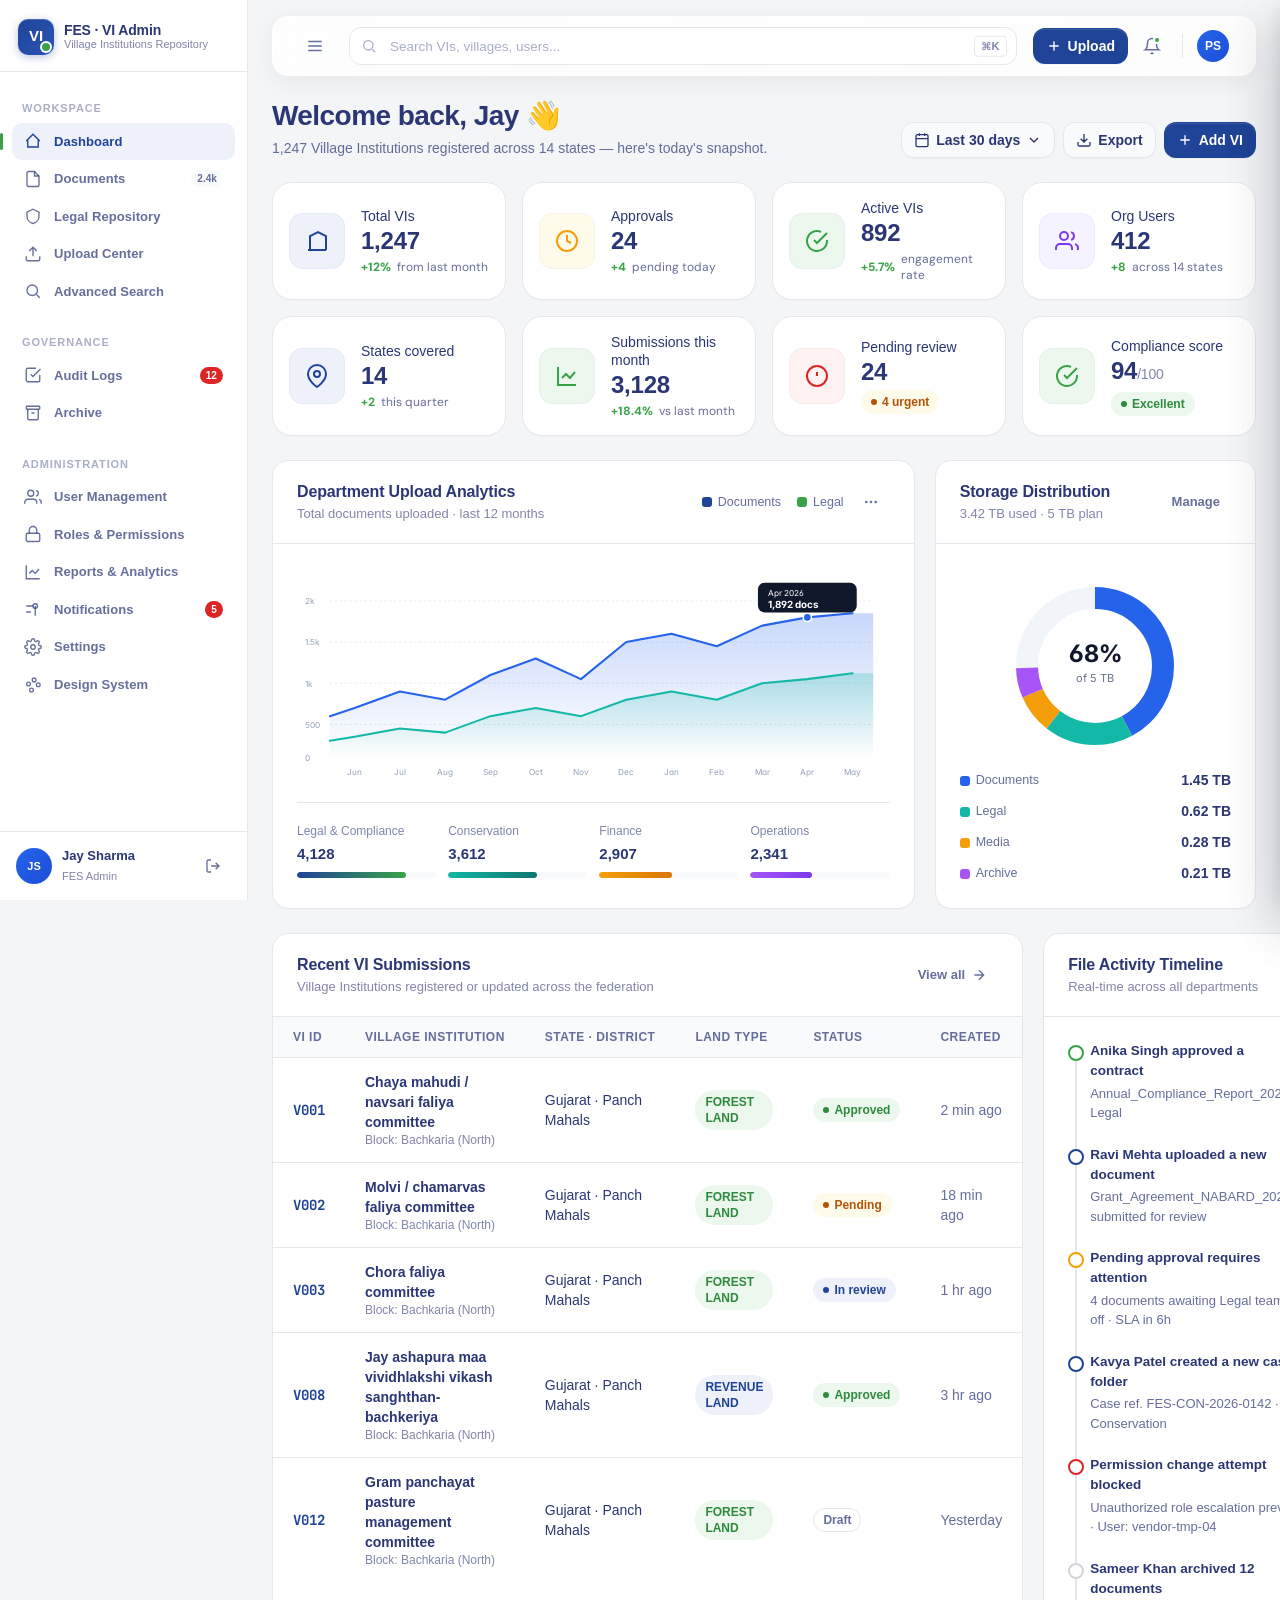
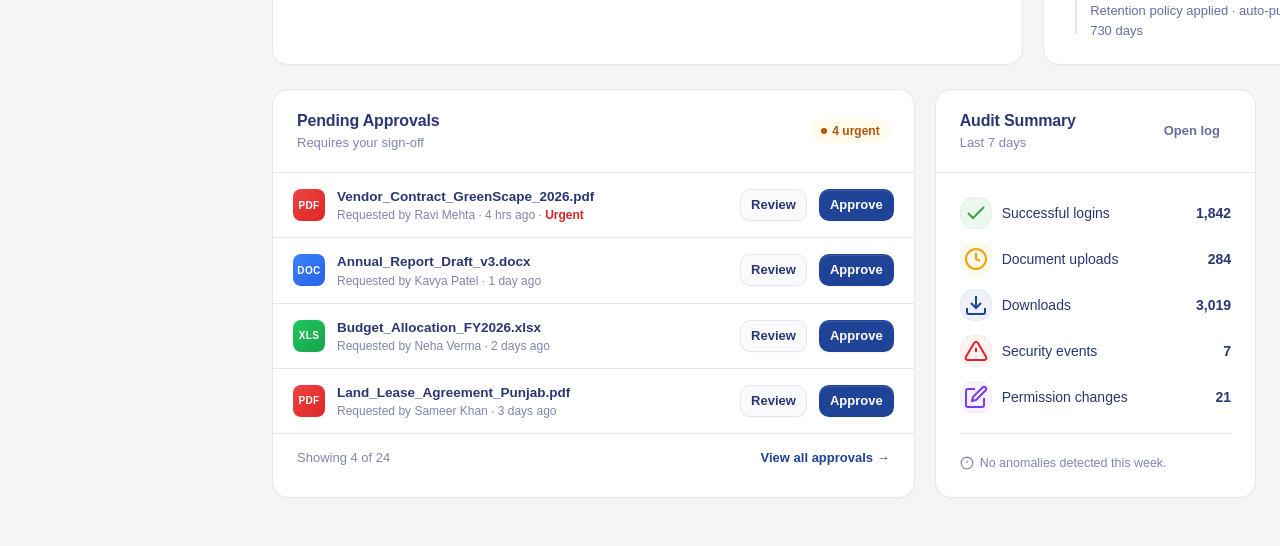
<file: index.html>
<!DOCTYPE html>
<html lang="en">
<head>
<meta charset="UTF-8" />
<meta name="viewport" content="width=device-width, initial-scale=1.0" />
<title>Dashboard · FES VI Admin</title>
<link rel="stylesheet" href="assets/css/styles.css" />
</head>
<body>
<div class="app">

  <!-- ============================= SIDEBAR ============================= -->
  <aside class="sidebar">
    <div class="sb-brand">
      <div class="sb-logo">VI</div>
      <div class="sb-brand-text">
        <strong>FES · VI Admin</strong>
        <span>Village Institutions Repository</span>
      </div>
    </div>

    <div class="sb-scroll">
      <div class="sb-section">
        <div class="sb-section-title">Workspace</div>
        <a href="index.html" class="nav-link active">
          <svg viewBox="0 0 24 24" fill="none" stroke="currentColor"><path d="M3 12l9-9 9 9M5 10v10h14V10"/></svg>
          <span class="nav-label">Dashboard</span>
        </a>
        <a href="documents.html" class="nav-link">
          <svg viewBox="0 0 24 24" fill="none" stroke="currentColor"><path d="M14 2H6a2 2 0 00-2 2v16a2 2 0 002 2h12a2 2 0 002-2V8z"/><path d="M14 2v6h6"/></svg>
          <span class="nav-label">Documents</span>
          <span class="nav-badge muted">2.4k</span>
        </a>
        <a href="legal.html" class="nav-link">
          <svg viewBox="0 0 24 24" fill="none" stroke="currentColor"><path d="M12 3l8 4v5c0 5-3.5 9-8 10-4.5-1-8-5-8-10V7l8-4z"/></svg>
          <span class="nav-label">Legal Repository</span>
        </a>
        <a href="documents.html#upload" class="nav-link">
          <svg viewBox="0 0 24 24" fill="none" stroke="currentColor"><path d="M21 15v4a2 2 0 01-2 2H5a2 2 0 01-2-2v-4M17 8l-5-5-5 5M12 3v12"/></svg>
          <span class="nav-label">Upload Center</span>
        </a>
        <a href="search.html" class="nav-link">
          <svg viewBox="0 0 24 24" fill="none" stroke="currentColor"><circle cx="11" cy="11" r="7"/><path d="M21 21l-4.3-4.3"/></svg>
          <span class="nav-label">Advanced Search</span>
        </a>
      </div>

      <div class="sb-section">
        <div class="sb-section-title">Governance</div>
        <a href="audit.html" class="nav-link">
          <svg viewBox="0 0 24 24" fill="none" stroke="currentColor"><path d="M9 11l3 3L22 4"/><path d="M21 12v7a2 2 0 01-2 2H5a2 2 0 01-2-2V5a2 2 0 012-2h11"/></svg>
          <span class="nav-label">Audit Logs</span>
          <span class="nav-badge">12</span>
        </a>
        <a href="archive.html" class="nav-link">
          <svg viewBox="0 0 24 24" fill="none" stroke="currentColor"><rect x="3" y="3" width="18" height="4" rx="1"/><path d="M5 7v12a2 2 0 002 2h10a2 2 0 002-2V7M10 12h4"/></svg>
          <span class="nav-label">Archive</span>
        </a>
      </div>

      <div class="sb-section">
        <div class="sb-section-title">Administration</div>
        <a href="users.html" class="nav-link">
          <svg viewBox="0 0 24 24" fill="none" stroke="currentColor"><path d="M17 21v-2a4 4 0 00-4-4H5a4 4 0 00-4 4v2"/><circle cx="9" cy="7" r="4"/><path d="M23 21v-2a4 4 0 00-3-3.87M16 3.13a4 4 0 010 7.75"/></svg>
          <span class="nav-label">User Management</span>
        </a>
        <a href="users.html#roles" class="nav-link">
          <svg viewBox="0 0 24 24" fill="none" stroke="currentColor"><rect x="3" y="11" width="18" height="11" rx="2"/><path d="M7 11V7a5 5 0 0110 0v4"/></svg>
          <span class="nav-label">Roles &amp; Permissions</span>
        </a>
        <a href="reports.html" class="nav-link">
          <svg viewBox="0 0 24 24" fill="none" stroke="currentColor"><path d="M3 3v18h18"/><path d="M7 14l4-4 4 4 5-6"/></svg>
          <span class="nav-label">Reports &amp; Analytics</span>
        </a>
        <a href="#" class="nav-link">
          <svg viewBox="0 0 24 24" fill="none" stroke="currentColor"><path d="M18 8a3 3 0 11-6 0 3 3 0 016 0z"/><path d="M15 8v13M3 8h9M3 16h6"/></svg>
          <span class="nav-label">Notifications</span>
          <span class="nav-badge">5</span>
        </a>
        <a href="settings.html" class="nav-link">
          <svg viewBox="0 0 24 24" fill="none" stroke="currentColor"><circle cx="12" cy="12" r="3"/><path d="M19.4 15a1.7 1.7 0 00.3 1.8l.1.1a2 2 0 11-2.9 2.9l-.1-.1a1.7 1.7 0 00-1.8-.3 1.7 1.7 0 00-1 1.5V21a2 2 0 11-4 0v-.1a1.7 1.7 0 00-1-1.5 1.7 1.7 0 00-1.8.3l-.1.1a2 2 0 11-2.9-2.9l.1-.1a1.7 1.7 0 00.3-1.8 1.7 1.7 0 00-1.5-1H3a2 2 0 110-4h.1a1.7 1.7 0 001.5-1 1.7 1.7 0 00-.3-1.8l-.1-.1a2 2 0 112.9-2.9l.1.1a1.7 1.7 0 001.8.3h0a1.7 1.7 0 001-1.5V3a2 2 0 014 0v.1a1.7 1.7 0 001 1.5h0a1.7 1.7 0 001.8-.3l.1-.1a2 2 0 112.9 2.9l-.1.1a1.7 1.7 0 00-.3 1.8v0a1.7 1.7 0 001.5 1H21a2 2 0 010 4h-.1a1.7 1.7 0 00-1.5 1z"/></svg>
          <span class="nav-label">Settings</span>
        </a>
        <a href="design-system.html" class="nav-link">
          <svg viewBox="0 0 24 24" fill="none" stroke="currentColor"><circle cx="13.5" cy="6.5" r="2.5"/><circle cx="19" cy="13" r="2.5"/><circle cx="6" cy="12" r="2.5"/><circle cx="10" cy="20" r="2.5"/></svg>
          <span class="nav-label">Design System</span>
        </a>
      </div>
    </div>

    <div class="sb-foot">
      <div class="avatar c1">JS</div>
      <div class="sb-foot-info">
        <strong>Jay Sharma</strong>
        <span>FES Admin</span>
      </div>
      <a href="login.html" class="tb-icon-btn" title="Sign out">
        <svg width="16" height="16" viewBox="0 0 24 24" fill="none" stroke="currentColor" stroke-width="2"><path d="M9 21H5a2 2 0 01-2-2V5a2 2 0 012-2h4M16 17l5-5-5-5M21 12H9"/></svg>
      </a>
    </div>
  </aside>

  <!-- ============================= MAIN ============================= -->
  <div class="main">

    <!-- TOPBAR · Floating glass header -->
    <header class="topbar">
      <button class="tb-collapse" data-collapse aria-label="Toggle sidebar">
        <svg width="18" height="18" viewBox="0 0 24 24" fill="none" stroke="currentColor" stroke-width="2"><path d="M3 6h18M3 12h18M3 18h18"/></svg>
      </button>

      <div class="tb-search">
        <svg viewBox="0 0 24 24" fill="none" stroke="currentColor" stroke-width="2"><circle cx="11" cy="11" r="7"/><path d="M21 21l-4.3-4.3"/></svg>
        <input placeholder="Search VIs, villages, users..." />
        <kbd>⌘K</kbd>
      </div>

      <div class="tb-actions">
        <button class="btn btn-primary" data-open-drawer="upload-drawer">
          <svg viewBox="0 0 24 24" fill="none" stroke="currentColor" stroke-width="2"><path d="M12 5v14M5 12h14"/></svg>
          Upload
        </button>
        <button class="tb-icon-btn" title="Notifications" data-open-drawer="notif-drawer">
          <svg width="18" height="18" viewBox="0 0 24 24" fill="none" stroke="currentColor" stroke-width="2"><path d="M18 8a6 6 0 10-12 0c0 7-3 9-3 9h18s-3-2-3-9M13.7 21a2 2 0 01-3.4 0"/></svg>
          <span class="dot"></span>
        </button>
        <div class="tb-sep"></div>
        <button class="tb-avatar-btn" title="Account">
          <span class="avatar c1">PS</span>
        </button>
      </div>
    </header>

    <!-- PAGE -->
    <main class="page">

      <div class="page-head">
        <div>
          <h1>Welcome back, Jay 👋</h1>
          <p>1,247 Village Institutions registered across 14 states — here's today's snapshot.</p>
        </div>
        <div class="actions">
          <button class="btn btn-secondary">
            <svg viewBox="0 0 24 24" fill="none" stroke="currentColor" stroke-width="2"><rect x="3" y="4" width="18" height="18" rx="2"/><path d="M16 2v4M8 2v4M3 10h18"/></svg>
            Last 30 days
            <svg viewBox="0 0 24 24" fill="none" stroke="currentColor" stroke-width="2"><path d="M6 9l6 6 6-6"/></svg>
          </button>
          <button class="btn btn-secondary">
            <svg viewBox="0 0 24 24" fill="none" stroke="currentColor" stroke-width="2"><path d="M21 15v4a2 2 0 01-2 2H5a2 2 0 01-2-2v-4M7 10l5 5 5-5M12 15V3"/></svg>
            Export
          </button>
          <button class="btn btn-primary" data-open-drawer="upload-drawer">
            <svg viewBox="0 0 24 24" fill="none" stroke="currentColor" stroke-width="2"><path d="M12 5v14M5 12h14"/></svg>
            Add VI
          </button>
        </div>
      </div>

      <!-- KPI ROW · Figma layout: icon left, label + big number + delta right -->
      <div class="kpi-grid">
        <div class="kpi">
          <div class="kpi-icon blue">
            <svg viewBox="0 0 24 24" fill="none" stroke="currentColor" stroke-width="2"><path d="M3 21h18M5 21V7l8-4 8 4v14M9 9h.01M9 13h.01M9 17h.01M14 9h.01M14 13h.01M14 17h.01"/></svg>
          </div>
          <div class="kpi-top">
            <div class="kpi-label">Total VIs</div>
            <div class="kpi-value num">1,247</div>
            <div class="kpi-foot">
              <span class="kpi-delta up">+12%</span>
              <span>from last month</span>
            </div>
          </div>
        </div>

        <div class="kpi">
          <div class="kpi-icon amber">
            <svg viewBox="0 0 24 24" fill="none" stroke="currentColor" stroke-width="2"><circle cx="12" cy="12" r="10"/><path d="M12 6v6l4 2"/></svg>
          </div>
          <div class="kpi-top">
            <div class="kpi-label">Approvals</div>
            <div class="kpi-value num">24</div>
            <div class="kpi-foot">
              <span class="kpi-delta up">+4</span>
              <span>pending today</span>
            </div>
          </div>
        </div>

        <div class="kpi">
          <div class="kpi-icon green">
            <svg viewBox="0 0 24 24" fill="none" stroke="currentColor" stroke-width="2"><path d="M22 11.08V12a10 10 0 11-5.93-9.14"/><path d="M22 4L12 14.01l-3-3"/></svg>
          </div>
          <div class="kpi-top">
            <div class="kpi-label">Active VIs</div>
            <div class="kpi-value num">892</div>
            <div class="kpi-foot">
              <span class="kpi-delta up">+5.7%</span>
              <span>engagement rate</span>
            </div>
          </div>
        </div>

        <div class="kpi">
          <div class="kpi-icon purple">
            <svg viewBox="0 0 24 24" fill="none" stroke="currentColor" stroke-width="2"><path d="M17 21v-2a4 4 0 00-4-4H5a4 4 0 00-4 4v2"/><circle cx="9" cy="7" r="4"/><path d="M23 21v-2a4 4 0 00-3-3.87M16 3.13a4 4 0 010 7.75"/></svg>
          </div>
          <div class="kpi-top">
            <div class="kpi-label">Org Users</div>
            <div class="kpi-value num">412</div>
            <div class="kpi-foot">
              <span class="kpi-delta up">+8</span>
              <span>across 14 states</span>
            </div>
          </div>
        </div>

        <div class="kpi">
          <div class="kpi-icon blue">
            <svg viewBox="0 0 24 24" fill="none" stroke="currentColor" stroke-width="2"><path d="M21 10c0 7-9 13-9 13s-9-6-9-13a9 9 0 0118 0z"/><circle cx="12" cy="10" r="3"/></svg>
          </div>
          <div class="kpi-top">
            <div class="kpi-label">States covered</div>
            <div class="kpi-value num">14</div>
            <div class="kpi-foot">
              <span class="kpi-delta up">+2</span>
              <span>this quarter</span>
            </div>
          </div>
        </div>

        <div class="kpi">
          <div class="kpi-icon green">
            <svg viewBox="0 0 24 24" fill="none" stroke="currentColor" stroke-width="2"><path d="M3 3v18h18"/><path d="M7 14l4-4 4 4 5-6"/></svg>
          </div>
          <div class="kpi-top">
            <div class="kpi-label">Submissions this month</div>
            <div class="kpi-value num">3,128</div>
            <div class="kpi-foot">
              <span class="kpi-delta up">+18.4%</span>
              <span>vs last month</span>
            </div>
          </div>
        </div>

        <div class="kpi">
          <div class="kpi-icon red">
            <svg viewBox="0 0 24 24" fill="none" stroke="currentColor" stroke-width="2"><circle cx="12" cy="12" r="10"/><path d="M12 8v4M12 16h.01"/></svg>
          </div>
          <div class="kpi-top">
            <div class="kpi-label">Pending review</div>
            <div class="kpi-value num">24</div>
            <div class="kpi-foot">
              <span class="badge badge-warning"><span class="dot"></span>4 urgent</span>
            </div>
          </div>
        </div>

        <div class="kpi">
          <div class="kpi-icon green">
            <svg viewBox="0 0 24 24" fill="none" stroke="currentColor" stroke-width="2"><path d="M22 11.08V12a10 10 0 11-5.93-9.14"/><path d="M22 4L12 14.01l-3-3"/></svg>
          </div>
          <div class="kpi-top">
            <div class="kpi-label">Compliance score</div>
            <div class="kpi-value num">94<span style="font-size:14px; color:var(--text-subtle); font-weight:500;">/100</span></div>
            <div class="kpi-foot">
              <span class="badge badge-success"><span class="dot"></span>Excellent</span>
            </div>
          </div>
        </div>
      </div>

      <!-- CHART ROW -->
      <div class="dash-grid mt-6">
        <!-- Department uploads -->
        <div class="card">
          <div class="card-head">
            <div>
              <h3>Department Upload Analytics</h3>
              <div class="sub">Total documents uploaded · last 12 months</div>
            </div>
            <div class="row gap-8">
              <div class="legend">
                <span class="legend-item"><span class="swatch" style="background:var(--primary)"></span>Documents</span>
                <span class="legend-item"><span class="swatch" style="background:var(--accent)"></span>Legal</span>
              </div>
              <button class="btn btn-ghost btn-sm">
                <svg viewBox="0 0 24 24" fill="none" stroke="currentColor" stroke-width="2"><circle cx="12" cy="12" r="1"/><circle cx="19" cy="12" r="1"/><circle cx="5" cy="12" r="1"/></svg>
              </button>
            </div>
          </div>
          <div class="card-body">
            <div class="chart-wrap">
              <svg viewBox="0 0 720 260" preserveAspectRatio="none">
                <defs>
                  <linearGradient id="g1" x1="0" x2="0" y1="0" y2="1">
                    <stop offset="0" stop-color="#2563EB" stop-opacity=".25"/>
                    <stop offset="1" stop-color="#2563EB" stop-opacity="0"/>
                  </linearGradient>
                  <linearGradient id="g2" x1="0" x2="0" y1="0" y2="1">
                    <stop offset="0" stop-color="#14B8A6" stop-opacity=".25"/>
                    <stop offset="1" stop-color="#14B8A6" stop-opacity="0"/>
                  </linearGradient>
                </defs>
                <!-- grid -->
                <g stroke="#E2E8F0" stroke-dasharray="3 3">
                  <line x1="40" y1="40"  x2="700" y2="40"/>
                  <line x1="40" y1="90"  x2="700" y2="90"/>
                  <line x1="40" y1="140" x2="700" y2="140"/>
                  <line x1="40" y1="190" x2="700" y2="190"/>
                </g>
                <!-- y labels -->
                <g fill="#94A3B8" font-size="10" font-family="Inter">
                  <text x="10" y="44">2k</text>
                  <text x="10" y="94">1.5k</text>
                  <text x="10" y="144">1k</text>
                  <text x="10" y="194">500</text>
                  <text x="10" y="234">0</text>
                </g>
                <!-- x labels -->
                <g fill="#94A3B8" font-size="10" font-family="Inter" text-anchor="middle">
                  <text x="70"  y="252">Jun</text>
                  <text x="125" y="252">Jul</text>
                  <text x="180" y="252">Aug</text>
                  <text x="235" y="252">Sep</text>
                  <text x="290" y="252">Oct</text>
                  <text x="345" y="252">Nov</text>
                  <text x="400" y="252">Dec</text>
                  <text x="455" y="252">Jan</text>
                  <text x="510" y="252">Feb</text>
                  <text x="565" y="252">Mar</text>
                  <text x="620" y="252">Apr</text>
                  <text x="675" y="252">May</text>
                </g>
                <!-- Documents area -->
                <path d="M40,180 L70,170 125,150 180,160 235,130 290,110 345,135 400,90 455,80 510,95 565,70 620,60 675,55 700,55 L700,230 L40,230 Z" fill="url(#g1)"/>
                <path d="M40,180 L70,170 125,150 180,160 235,130 290,110 345,135 400,90 455,80 510,95 565,70 620,60 675,55" fill="none" stroke="#2563EB" stroke-width="2.5" stroke-linejoin="round" stroke-linecap="round"/>
                <!-- Legal area -->
                <path d="M40,210 L70,205 125,195 180,200 235,180 290,170 345,180 400,160 455,150 510,160 565,140 620,135 675,128 700,128 L700,230 L40,230 Z" fill="url(#g2)"/>
                <path d="M40,210 L70,205 125,195 180,200 235,180 290,170 345,180 400,160 455,150 510,160 565,140 620,135 675,128" fill="none" stroke="#14B8A6" stroke-width="2.5" stroke-linejoin="round" stroke-linecap="round"/>
                <!-- focus point -->
                <circle cx="620" cy="60" r="5" fill="#2563EB" stroke="#fff" stroke-width="2"/>
                <g transform="translate(560,18)">
                  <rect width="120" height="36" rx="8" fill="#0F172A"/>
                  <text x="12" y="16" fill="#fff" font-size="10" font-family="Inter">Apr 2026</text>
                  <text x="12" y="30" fill="#fff" font-size="12" font-weight="700" font-family="Inter">1,892 docs</text>
                </g>
              </svg>
            </div>

            <!-- Mini dept breakdown -->
            <div class="divider"></div>
            <div class="grid-4" style="gap:12px;">
              <div>
                <div class="caption" style="margin-bottom:4px;">Legal &amp; Compliance</div>
                <strong style="font-size:15px;">4,128</strong>
                <div class="progress" style="margin-top:6px;"><span style="width:78%"></span></div>
              </div>
              <div>
                <div class="caption" style="margin-bottom:4px;">Conservation</div>
                <strong style="font-size:15px;">3,612</strong>
                <div class="progress" style="margin-top:6px;"><span style="width:64%; background:linear-gradient(90deg,#14B8A6,#0F766E);"></span></div>
              </div>
              <div>
                <div class="caption" style="margin-bottom:4px;">Finance</div>
                <strong style="font-size:15px;">2,907</strong>
                <div class="progress" style="margin-top:6px;"><span style="width:52%; background:linear-gradient(90deg,#F59E0B,#D97706);"></span></div>
              </div>
              <div>
                <div class="caption" style="margin-bottom:4px;">Operations</div>
                <strong style="font-size:15px;">2,341</strong>
                <div class="progress" style="margin-top:6px;"><span style="width:44%; background:linear-gradient(90deg,#A855F7,#7C3AED);"></span></div>
              </div>
            </div>
          </div>
        </div>

        <!-- Storage donut -->
        <div class="card">
          <div class="card-head">
            <div>
              <h3>Storage Distribution</h3>
              <div class="sub">3.42 TB used · 5 TB plan</div>
            </div>
            <button class="btn btn-ghost btn-sm">Manage</button>
          </div>
          <div class="card-body" style="text-align:center;">
            <svg viewBox="0 0 180 180" width="180" height="180" style="margin:8px auto;">
              <circle cx="90" cy="90" r="68" fill="none" stroke="#F1F5F9" stroke-width="22"/>
              <!-- segments via stroke-dasharray, total circumference = 2πr ≈ 427.26 -->
              <circle cx="90" cy="90" r="68" fill="none" stroke="#2563EB" stroke-width="22" stroke-dasharray="180 427" transform="rotate(-90 90 90)"/>
              <circle cx="90" cy="90" r="68" fill="none" stroke="#14B8A6" stroke-width="22" stroke-dasharray="78 427" stroke-dashoffset="-180" transform="rotate(-90 90 90)"/>
              <circle cx="90" cy="90" r="68" fill="none" stroke="#F59E0B" stroke-width="22" stroke-dasharray="34 427" stroke-dashoffset="-258" transform="rotate(-90 90 90)"/>
              <circle cx="90" cy="90" r="68" fill="none" stroke="#A855F7" stroke-width="22" stroke-dasharray="26 427" stroke-dashoffset="-292" transform="rotate(-90 90 90)"/>
              <text x="90" y="86" text-anchor="middle" font-size="24" font-weight="700" fill="#0F172A" font-family="Inter">68%</text>
              <text x="90" y="106" text-anchor="middle" font-size="11" fill="#64748B" font-family="Inter">of 5 TB</text>
            </svg>

            <div class="stack" style="text-align:left; gap:10px; margin-top: 14px;">
              <div class="between">
                <span class="legend-item"><span class="swatch" style="background:#2563EB"></span>Documents</span>
                <strong>1.45 TB</strong>
              </div>
              <div class="between">
                <span class="legend-item"><span class="swatch" style="background:#14B8A6"></span>Legal</span>
                <strong>0.62 TB</strong>
              </div>
              <div class="between">
                <span class="legend-item"><span class="swatch" style="background:#F59E0B"></span>Media</span>
                <strong>0.28 TB</strong>
              </div>
              <div class="between">
                <span class="legend-item"><span class="swatch" style="background:#A855F7"></span>Archive</span>
                <strong>0.21 TB</strong>
              </div>
            </div>
          </div>
        </div>
      </div>

      <!-- ACTIVITY ROW -->
      <div class="dash-grid mt-6">
        <!-- Recent VI Submissions -->
        <div class="card">
          <div class="card-head">
            <div>
              <h3>Recent VI Submissions</h3>
              <div class="sub">Village Institutions registered or updated across the federation</div>
            </div>
            <a href="documents.html" class="btn btn-ghost btn-sm">View all
              <svg viewBox="0 0 24 24" fill="none" stroke="currentColor" stroke-width="2"><path d="M5 12h14M12 5l7 7-7 7"/></svg>
            </a>
          </div>
          <div style="overflow:hidden;">
            <table class="data">
              <thead>
                <tr>
                  <th>VI ID</th>
                  <th>Village Institution</th>
                  <th>State · District</th>
                  <th>Land type</th>
                  <th>Status</th>
                  <th>Created</th>
                </tr>
              </thead>
              <tbody>
                <tr>
                  <td class="mono" style="font-weight:700; color:var(--primary);">V001</td>
                  <td>
                    <div style="font-weight:700;">Chaya mahudi / navsari faliya committee</div>
                    <div class="caption">Block: Bachkaria (North)</div>
                  </td>
                  <td>Gujarat · Panch Mahals</td>
                  <td><span class="badge badge-success">FOREST LAND</span></td>
                  <td><span class="badge badge-success"><span class="dot"></span>Approved</span></td>
                  <td class="muted">2 min ago</td>
                </tr>
                <tr>
                  <td class="mono" style="font-weight:700; color:var(--primary);">V002</td>
                  <td>
                    <div style="font-weight:700;">Molvi / chamarvas faliya committee</div>
                    <div class="caption">Block: Bachkaria (North)</div>
                  </td>
                  <td>Gujarat · Panch Mahals</td>
                  <td><span class="badge badge-success">FOREST LAND</span></td>
                  <td><span class="badge badge-warning"><span class="dot"></span>Pending</span></td>
                  <td class="muted">18 min ago</td>
                </tr>
                <tr>
                  <td class="mono" style="font-weight:700; color:var(--primary);">V003</td>
                  <td>
                    <div style="font-weight:700;">Chora faliya committee</div>
                    <div class="caption">Block: Bachkaria (North)</div>
                  </td>
                  <td>Gujarat · Panch Mahals</td>
                  <td><span class="badge badge-success">FOREST LAND</span></td>
                  <td><span class="badge badge-info"><span class="dot"></span>In review</span></td>
                  <td class="muted">1 hr ago</td>
                </tr>
                <tr>
                  <td class="mono" style="font-weight:700; color:var(--primary);">V008</td>
                  <td>
                    <div style="font-weight:700;">Jay ashapura maa vividhlakshi vikash sanghthan-bachkeriya</div>
                    <div class="caption">Block: Bachkaria (North)</div>
                  </td>
                  <td>Gujarat · Panch Mahals</td>
                  <td><span class="badge badge-primary">REVENUE LAND</span></td>
                  <td><span class="badge badge-success"><span class="dot"></span>Approved</span></td>
                  <td class="muted">3 hr ago</td>
                </tr>
                <tr>
                  <td class="mono" style="font-weight:700; color:var(--primary);">V012</td>
                  <td>
                    <div style="font-weight:700;">Gram panchayat pasture management committee</div>
                    <div class="caption">Block: Bachkaria (North)</div>
                  </td>
                  <td>Gujarat · Panch Mahals</td>
                  <td><span class="badge badge-success">FOREST LAND</span></td>
                  <td><span class="badge badge-outline">Draft</span></td>
                  <td class="muted">Yesterday</td>
                </tr>
              </tbody>
            </table>
          </div>
        </div>

        <!-- Activity timeline -->
        <div class="card">
          <div class="card-head">
            <div>
              <h3>File Activity Timeline</h3>
              <div class="sub">Real-time across all departments</div>
            </div>
            <button class="btn btn-ghost btn-sm">
              <svg viewBox="0 0 24 24" fill="none" stroke="currentColor" stroke-width="2"><polyline points="23 4 23 10 17 10"/><path d="M20.5 15a9 9 0 11-2.13-9.36L23 10"/></svg>
            </button>
          </div>
          <div class="card-body">
            <div class="timeline">
              <div class="tl-item">
                <span class="tl-dot success"></span>
                <div class="tl-content">
                  <div class="head"><div class="title">Anika Singh approved a contract</div><span class="time">2m</span></div>
                  <div class="desc">Annual_Compliance_Report_2025.pdf · Legal</div>
                </div>
              </div>
              <div class="tl-item">
                <span class="tl-dot"></span>
                <div class="tl-content">
                  <div class="head"><div class="title">Ravi Mehta uploaded a new document</div><span class="time">18m</span></div>
                  <div class="desc">Grant_Agreement_NABARD_2026.docx submitted for review</div>
                </div>
              </div>
              <div class="tl-item">
                <span class="tl-dot warning"></span>
                <div class="tl-content">
                  <div class="head"><div class="title">Pending approval requires attention</div><span class="time">42m</span></div>
                  <div class="desc">4 documents awaiting Legal team sign-off · SLA in 6h</div>
                </div>
              </div>
              <div class="tl-item">
                <span class="tl-dot"></span>
                <div class="tl-content">
                  <div class="head"><div class="title">Kavya Patel created a new case folder</div><span class="time">1h</span></div>
                  <div class="desc">Case ref. FES-CON-2026-0142 · Conservation</div>
                </div>
              </div>
              <div class="tl-item">
                <span class="tl-dot danger"></span>
                <div class="tl-content">
                  <div class="head"><div class="title">Permission change attempt blocked</div><span class="time">2h</span></div>
                  <div class="desc">Unauthorized role escalation prevented · User: vendor-tmp-04</div>
                </div>
              </div>
              <div class="tl-item">
                <span class="tl-dot muted"></span>
                <div class="tl-content">
                  <div class="head"><div class="title">Sameer Khan archived 12 documents</div><span class="time">3h</span></div>
                  <div class="desc">Retention policy applied · auto-purge in 730 days</div>
                </div>
              </div>
            </div>
          </div>
        </div>
      </div>

      <!-- BOTTOM ROW: Approvals + Audit -->
      <div class="dash-grid mt-6">
        <!-- Pending Approvals -->
        <div class="card">
          <div class="card-head">
            <div><h3>Pending Approvals</h3><div class="sub">Requires your sign-off</div></div>
            <span class="badge badge-warning"><span class="dot"></span>4 urgent</span>
          </div>
          <div class="card-body" style="padding:0;">
            <div style="padding: 14px 20px; border-bottom: 1px solid var(--border); display:flex; gap:12px; align-items:center;">
              <div class="file-icon pdf" style="width:32px; height:32px;">PDF</div>
              <div style="flex:1; min-width:0;">
                <div style="font-weight:600; font-size:13.5px;">Vendor_Contract_GreenScape_2026.pdf</div>
                <div class="caption">Requested by Ravi Mehta · 4 hrs ago · <span style="color:var(--danger); font-weight:600;">Urgent</span></div>
              </div>
              <button class="btn btn-secondary btn-sm">Review</button>
              <button class="btn btn-primary btn-sm">Approve</button>
            </div>
            <div style="padding: 14px 20px; border-bottom: 1px solid var(--border); display:flex; gap:12px; align-items:center;">
              <div class="file-icon doc" style="width:32px; height:32px;">DOC</div>
              <div style="flex:1; min-width:0;">
                <div style="font-weight:600; font-size:13.5px;">Annual_Report_Draft_v3.docx</div>
                <div class="caption">Requested by Kavya Patel · 1 day ago</div>
              </div>
              <button class="btn btn-secondary btn-sm">Review</button>
              <button class="btn btn-primary btn-sm">Approve</button>
            </div>
            <div style="padding: 14px 20px; border-bottom: 1px solid var(--border); display:flex; gap:12px; align-items:center;">
              <div class="file-icon xls" style="width:32px; height:32px;">XLS</div>
              <div style="flex:1; min-width:0;">
                <div style="font-weight:600; font-size:13.5px;">Budget_Allocation_FY2026.xlsx</div>
                <div class="caption">Requested by Neha Verma · 2 days ago</div>
              </div>
              <button class="btn btn-secondary btn-sm">Review</button>
              <button class="btn btn-primary btn-sm">Approve</button>
            </div>
            <div style="padding: 14px 20px; display:flex; gap:12px; align-items:center;">
              <div class="file-icon pdf" style="width:32px; height:32px;">PDF</div>
              <div style="flex:1; min-width:0;">
                <div style="font-weight:600; font-size:13.5px;">Land_Lease_Agreement_Punjab.pdf</div>
                <div class="caption">Requested by Sameer Khan · 3 days ago</div>
              </div>
              <button class="btn btn-secondary btn-sm">Review</button>
              <button class="btn btn-primary btn-sm">Approve</button>
            </div>
          </div>
          <div class="card-foot"><span>Showing 4 of 24</span><a href="#" style="color:var(--primary); font-weight:600;">View all approvals →</a></div>
        </div>

        <!-- Audit summary -->
        <div class="card">
          <div class="card-head">
            <div><h3>Audit Summary</h3><div class="sub">Last 7 days</div></div>
            <a href="audit.html" class="btn btn-ghost btn-sm">Open log</a>
          </div>
          <div class="card-body">
            <div class="stack" style="gap:14px;">
              <div class="between">
                <span style="display:flex; align-items:center; gap:10px;"><span class="kpi-icon green" style="width:32px; height:32px;"><svg viewBox="0 0 24 24" fill="none" stroke="currentColor" stroke-width="2" width="14" height="14"><polyline points="20 6 9 17 4 12"/></svg></span>Successful logins</span>
                <strong>1,842</strong>
              </div>
              <div class="between">
                <span style="display:flex; align-items:center; gap:10px;"><span class="kpi-icon amber" style="width:32px; height:32px;"><svg viewBox="0 0 24 24" fill="none" stroke="currentColor" stroke-width="2" width="14" height="14"><circle cx="12" cy="12" r="10"/><path d="M12 6v6l4 2"/></svg></span>Document uploads</span>
                <strong>284</strong>
              </div>
              <div class="between">
                <span style="display:flex; align-items:center; gap:10px;"><span class="kpi-icon blue" style="width:32px; height:32px;"><svg viewBox="0 0 24 24" fill="none" stroke="currentColor" stroke-width="2" width="14" height="14"><path d="M21 15v4a2 2 0 01-2 2H5a2 2 0 01-2-2v-4M7 10l5 5 5-5M12 15V3"/></svg></span>Downloads</span>
                <strong>3,019</strong>
              </div>
              <div class="between">
                <span style="display:flex; align-items:center; gap:10px;"><span class="kpi-icon red" style="width:32px; height:32px;"><svg viewBox="0 0 24 24" fill="none" stroke="currentColor" stroke-width="2" width="14" height="14"><path d="M12 9v4M12 17h.01"/><path d="M10.29 3.86L1.82 18a2 2 0 001.71 3h16.94a2 2 0 001.71-3L13.71 3.86a2 2 0 00-3.42 0z"/></svg></span>Security events</span>
                <strong>7</strong>
              </div>
              <div class="between">
                <span style="display:flex; align-items:center; gap:10px;"><span class="kpi-icon purple" style="width:32px; height:32px;"><svg viewBox="0 0 24 24" fill="none" stroke="currentColor" stroke-width="2" width="14" height="14"><path d="M11 4H4a2 2 0 00-2 2v14a2 2 0 002 2h14a2 2 0 002-2v-7M18.5 2.5a2.12 2.12 0 013 3L12 15l-4 1 1-4z"/></svg></span>Permission changes</span>
                <strong>21</strong>
              </div>
            </div>
            <div class="divider"></div>
            <div style="font-size:12.5px; color:var(--text-subtle); display:flex; gap:6px; align-items:center;">
              <svg width="14" height="14" viewBox="0 0 24 24" fill="none" stroke="currentColor" stroke-width="2"><circle cx="12" cy="12" r="10"/><path d="M12 8v4M12 16h.01"/></svg>
              No anomalies detected this week.
            </div>
          </div>
        </div>
      </div>

    </main>
  </div>
</div>

<!-- ===== Upload drawer ===== -->
<div class="drawer-overlay" data-for="upload-drawer"></div>
<aside class="drawer" id="upload-drawer">
  <div class="drawer-head">
    <div><h3>Upload Document</h3><div class="caption">Add files with metadata, category and approval workflow</div></div>
    <button class="tb-icon-btn" data-close-drawer>
      <svg width="18" height="18" viewBox="0 0 24 24" fill="none" stroke="currentColor" stroke-width="2"><path d="M18 6L6 18M6 6l12 12"/></svg>
    </button>
  </div>
  <div class="drawer-body">
    <div class="dropzone">
      <div class="icon">
        <svg width="22" height="22" viewBox="0 0 24 24" fill="none" stroke="currentColor" stroke-width="2"><path d="M21 15v4a2 2 0 01-2 2H5a2 2 0 01-2-2v-4M17 8l-5-5-5 5M12 3v12"/></svg>
      </div>
      <h4>Drop files here, or click to browse</h4>
      <p>Max file size 200 MB · Supports PDF, DOCX, XLSX, PNG, JPG, ZIP</p>
      <div class="hint-row">
        <span>🔒 End-to-end encrypted</span>
        <span>🧾 Auto metadata extraction</span>
      </div>
    </div>

    <div class="mt-6 stack">
      <div class="field">
        <label>Category</label>
        <select class="select">
          <option>Legal · Contracts</option>
          <option>Legal · Compliance</option>
          <option>Finance · Reports</option>
          <option>Conservation · Field Data</option>
        </select>
      </div>
      <div class="grid-2">
        <div class="field">
          <label>Department</label>
          <select class="select"><option>Legal &amp; Compliance</option><option>Finance</option><option>Conservation</option></select>
        </div>
        <div class="field">
          <label>Visibility</label>
          <select class="select"><option>Department only</option><option>Organization-wide</option><option>Restricted</option></select>
        </div>
      </div>
      <div class="field">
        <label>Tags</label>
        <input class="input" placeholder="contract, 2026, signed..." />
      </div>
      <div class="field">
        <label>Notes</label>
        <textarea class="textarea" placeholder="Add any context for reviewers"></textarea>
      </div>

      <div class="between" style="padding: 12px 14px; background: var(--surface-2); border-radius:10px;">
        <div>
          <strong style="font-size:13.5px;">Send for approval</strong>
          <div class="caption">Route through Legal team workflow</div>
        </div>
        <label class="switch"><input type="checkbox" checked /><span class="slider"></span></label>
      </div>
    </div>
  </div>
  <div class="drawer-foot">
    <button class="btn btn-secondary" data-close-drawer>Cancel</button>
    <button class="btn btn-primary">
      <svg viewBox="0 0 24 24" fill="none" stroke="currentColor" stroke-width="2"><path d="M21 15v4a2 2 0 01-2 2H5a2 2 0 01-2-2v-4M17 8l-5-5-5 5M12 3v12"/></svg>
      Upload &amp; submit
    </button>
  </div>
</aside>

<!-- ===== Notifications drawer ===== -->
<div class="drawer-overlay" data-for="notif-drawer"></div>
<aside class="drawer" id="notif-drawer">
  <div class="drawer-head">
    <div><h3>Notifications</h3><div class="caption">5 unread · 24 total</div></div>
    <button class="tb-icon-btn" data-close-drawer>
      <svg width="18" height="18" viewBox="0 0 24 24" fill="none" stroke="currentColor" stroke-width="2"><path d="M18 6L6 18M6 6l12 12"/></svg>
    </button>
  </div>
  <div data-tabs class="tabs" style="margin: 0 20px;">
    <button class="tab active">All<span class="count">24</span></button>
    <button class="tab">Approvals<span class="count">4</span></button>
    <button class="tab">Security<span class="count">2</span></button>
    <button class="tab">System</button>
  </div>
  <div class="drawer-body" style="padding-top:0;">
    <div class="notif-list">
      <div class="notif-item">
        <div class="notif-icon" style="background:var(--warning-50); color:var(--warning);"><svg width="16" height="16" viewBox="0 0 24 24" fill="none" stroke="currentColor" stroke-width="2"><path d="M12 9v4M12 17h.01"/><path d="M10.29 3.86L1.82 18a2 2 0 001.71 3h16.94a2 2 0 001.71-3L13.71 3.86a2 2 0 00-3.42 0z"/></svg></div>
        <div class="notif-body">
          <div class="title">4 documents awaiting your approval</div>
          <div class="desc">Vendor contracts and reports require Legal team sign-off before EOD.</div>
          <div class="time">Just now</div>
        </div>
      </div>
      <div class="notif-item">
        <div class="notif-icon" style="background:var(--success-50); color:var(--success);"><svg width="16" height="16" viewBox="0 0 24 24" fill="none" stroke="currentColor" stroke-width="2"><polyline points="20 6 9 17 4 12"/></svg></div>
        <div class="notif-body">
          <div class="title">Compliance report published</div>
          <div class="desc">Anika Singh published Annual_Compliance_Report_2025.pdf v3.2</div>
          <div class="time">12 min ago</div>
        </div>
      </div>
      <div class="notif-item">
        <div class="notif-icon" style="background:var(--danger-50); color:var(--danger);"><svg width="16" height="16" viewBox="0 0 24 24" fill="none" stroke="currentColor" stroke-width="2"><circle cx="12" cy="12" r="10"/><path d="M12 8v4M12 16h.01"/></svg></div>
        <div class="notif-body">
          <div class="title">Permission escalation blocked</div>
          <div class="desc">vendor-tmp-04 attempted access to Legal repository</div>
          <div class="time">2 hr ago</div>
        </div>
      </div>
      <div class="notif-item">
        <div class="notif-icon" style="background:var(--info-50); color:var(--info);"><svg width="16" height="16" viewBox="0 0 24 24" fill="none" stroke="currentColor" stroke-width="2"><path d="M3 12l9-9 9 9M5 10v10h14V10"/></svg></div>
        <div class="notif-body">
          <div class="title">Storage 68% full</div>
          <div class="desc">Consider archiving older documents or upgrading plan.</div>
          <div class="time">Yesterday</div>
        </div>
      </div>
    </div>
  </div>
  <div class="drawer-foot">
    <button class="btn btn-ghost">Mark all as read</button>
    <button class="btn btn-primary">View notifications page</button>
  </div>
</aside>

<script src="assets/js/app.js"></script>
</body>
</html>
</file>
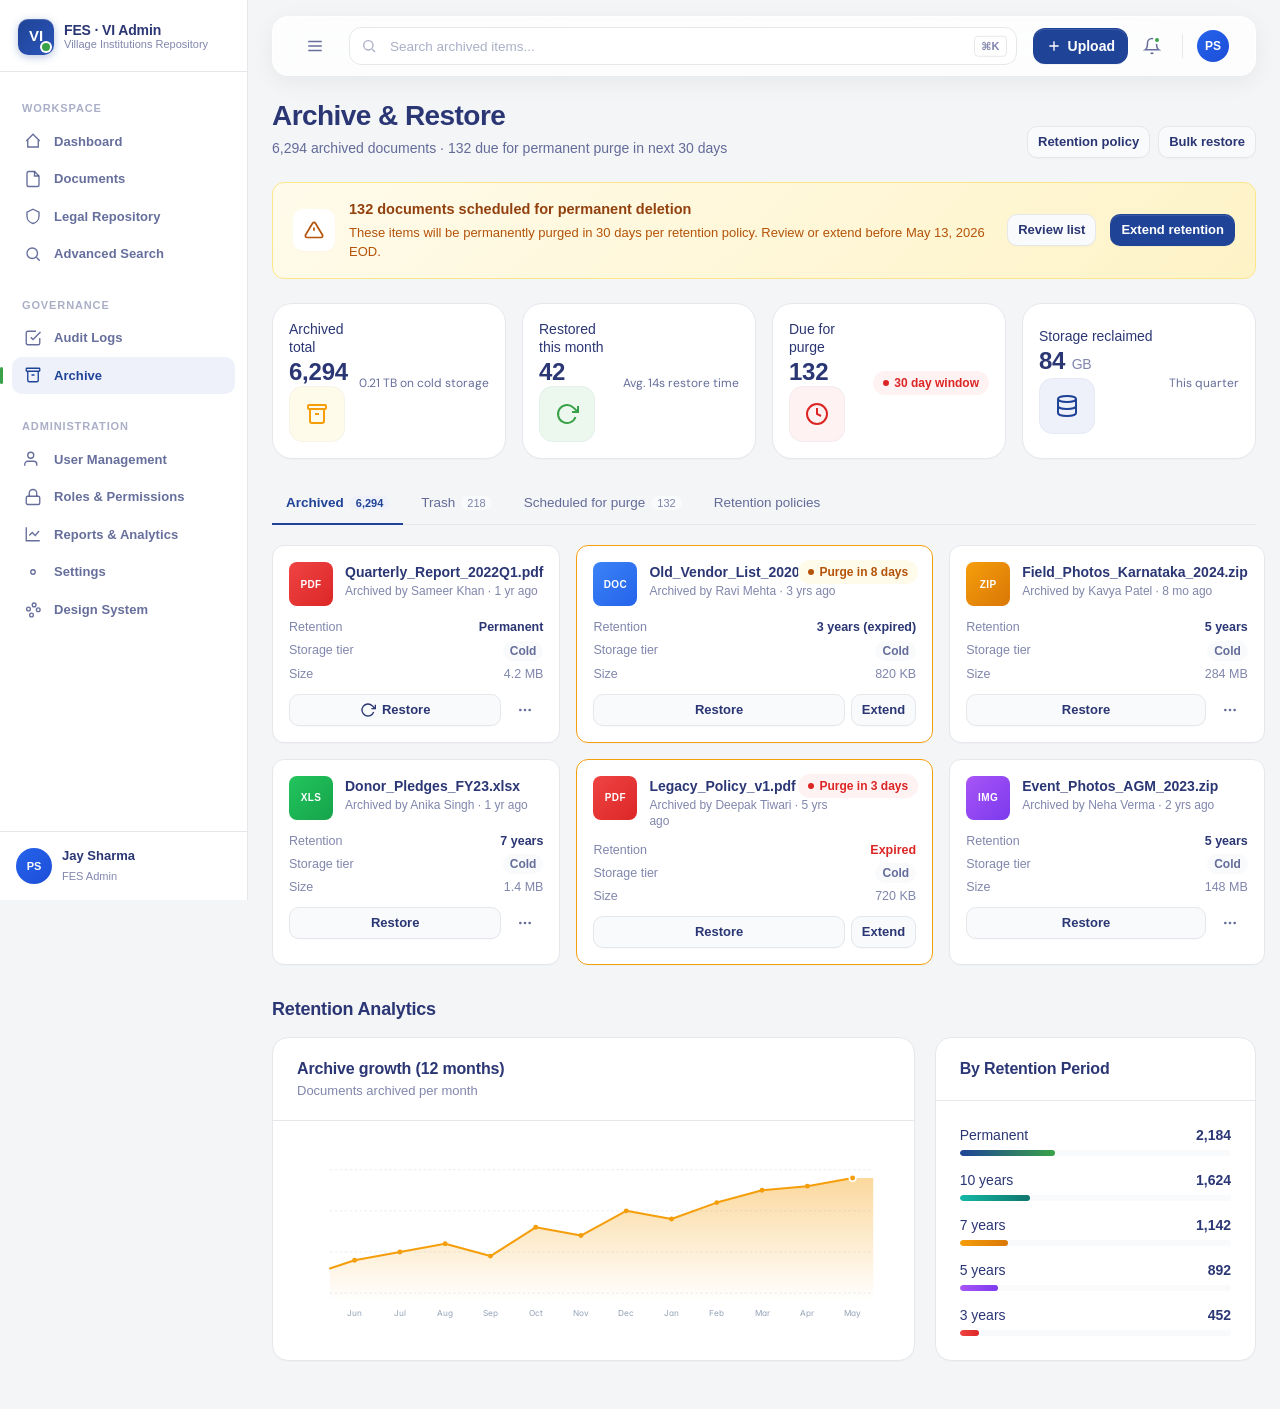
<file: archive.html>
<!DOCTYPE html>
<html lang="en">
<head>
<meta charset="UTF-8" />
<meta name="viewport" content="width=device-width, initial-scale=1.0" />
<title>Archive · FES VI Admin</title>
<link rel="stylesheet" href="assets/css/styles.css" />
</head>
<body>
<div class="app">
  <aside class="sidebar">
    <div class="sb-brand"><div class="sb-logo">VI</div><div class="sb-brand-text"><strong>FES · VI Admin</strong><span>Village Institutions Repository</span></div></div>
    <div class="sb-scroll">
      <div class="sb-section">
        <div class="sb-section-title">Workspace</div>
        <a href="index.html" class="nav-link"><svg viewBox="0 0 24 24" fill="none" stroke="currentColor"><path d="M3 12l9-9 9 9M5 10v10h14V10"/></svg><span class="nav-label">Dashboard</span></a>
        <a href="documents.html" class="nav-link"><svg viewBox="0 0 24 24" fill="none" stroke="currentColor"><path d="M14 2H6a2 2 0 00-2 2v16a2 2 0 002 2h12a2 2 0 002-2V8z"/><path d="M14 2v6h6"/></svg><span class="nav-label">Documents</span></a>
        <a href="legal.html" class="nav-link"><svg viewBox="0 0 24 24" fill="none" stroke="currentColor"><path d="M12 3l8 4v5c0 5-3.5 9-8 10-4.5-1-8-5-8-10V7l8-4z"/></svg><span class="nav-label">Legal Repository</span></a>
        <a href="search.html" class="nav-link"><svg viewBox="0 0 24 24" fill="none" stroke="currentColor"><circle cx="11" cy="11" r="7"/><path d="M21 21l-4.3-4.3"/></svg><span class="nav-label">Advanced Search</span></a>
      </div>
      <div class="sb-section">
        <div class="sb-section-title">Governance</div>
        <a href="audit.html" class="nav-link"><svg viewBox="0 0 24 24" fill="none" stroke="currentColor"><path d="M9 11l3 3L22 4"/><path d="M21 12v7a2 2 0 01-2 2H5a2 2 0 01-2-2V5a2 2 0 012-2h11"/></svg><span class="nav-label">Audit Logs</span></a>
        <a href="archive.html" class="nav-link active"><svg viewBox="0 0 24 24" fill="none" stroke="currentColor"><rect x="3" y="3" width="18" height="4" rx="1"/><path d="M5 7v12a2 2 0 002 2h10a2 2 0 002-2V7M10 12h4"/></svg><span class="nav-label">Archive</span></a>
      </div>
      <div class="sb-section">
        <div class="sb-section-title">Administration</div>
        <a href="users.html" class="nav-link"><svg viewBox="0 0 24 24" fill="none" stroke="currentColor"><path d="M17 21v-2a4 4 0 00-4-4H5a4 4 0 00-4 4v2"/><circle cx="9" cy="7" r="4"/></svg><span class="nav-label">User Management</span></a>
        <a href="users.html#roles" class="nav-link"><svg viewBox="0 0 24 24" fill="none" stroke="currentColor"><rect x="3" y="11" width="18" height="11" rx="2"/><path d="M7 11V7a5 5 0 0110 0v4"/></svg><span class="nav-label">Roles &amp; Permissions</span></a>
        <a href="reports.html" class="nav-link"><svg viewBox="0 0 24 24" fill="none" stroke="currentColor"><path d="M3 3v18h18"/><path d="M7 14l4-4 4 4 5-6"/></svg><span class="nav-label">Reports &amp; Analytics</span></a>
        <a href="settings.html" class="nav-link"><svg viewBox="0 0 24 24" fill="none" stroke="currentColor"><circle cx="12" cy="12" r="3"/></svg><span class="nav-label">Settings</span></a>
        <a href="design-system.html" class="nav-link"><svg viewBox="0 0 24 24" fill="none" stroke="currentColor"><circle cx="13.5" cy="6.5" r="2.5"/><circle cx="19" cy="13" r="2.5"/><circle cx="6" cy="12" r="2.5"/><circle cx="10" cy="20" r="2.5"/></svg><span class="nav-label">Design System</span></a>
      </div>
    </div>
    <div class="sb-foot"><div class="avatar c1">PS</div><div class="sb-foot-info"><strong>Jay Sharma</strong><span>FES Admin</span></div></div>
  </aside>

  <div class="main">
    <!-- TOPBAR · Floating glass header -->
    <header class="topbar">
      <button class="tb-collapse" data-collapse aria-label="Toggle sidebar">
        <svg width="18" height="18" viewBox="0 0 24 24" fill="none" stroke="currentColor" stroke-width="2"><path d="M3 6h18M3 12h18M3 18h18"/></svg>
      </button>

      <div class="tb-search">
        <svg viewBox="0 0 24 24" fill="none" stroke="currentColor" stroke-width="2"><circle cx="11" cy="11" r="7"/><path d="M21 21l-4.3-4.3"/></svg>
        <input placeholder="Search archived items..." />
        <kbd>⌘K</kbd>
      </div>

      <div class="tb-actions">
        <button class="btn btn-primary" data-open-drawer="upload-drawer">
          <svg viewBox="0 0 24 24" fill="none" stroke="currentColor" stroke-width="2"><path d="M12 5v14M5 12h14"/></svg>
          Upload
        </button>
        <button class="tb-icon-btn" title="Notifications" data-open-drawer="notif-drawer">
          <svg width="18" height="18" viewBox="0 0 24 24" fill="none" stroke="currentColor" stroke-width="2"><path d="M18 8a6 6 0 10-12 0c0 7-3 9-3 9h18s-3-2-3-9M13.7 21a2 2 0 01-3.4 0"/></svg>
          <span class="dot"></span>
        </button>
        <div class="tb-sep"></div>
        <button class="tb-avatar-btn" title="Account">
          <span class="avatar c1">PS</span>
        </button>
      </div>
    </header>

    <main class="page">
      <div class="page-head">
        <div>
          <h1>Archive &amp; Restore</h1>
          <p>6,294 archived documents · 132 due for permanent purge in next 30 days</p>
        </div>
        <div class="actions">
          <button class="btn btn-secondary btn-sm">Retention policy</button>
          <button class="btn btn-secondary btn-sm">Bulk restore</button>
        </div>
      </div>

      <!-- Retention banner -->
      <div style="background: linear-gradient(135deg, #FFFBEB, #FEF3C7); border:1px solid #FDE68A; border-radius:12px; padding: 16px 20px; display:flex; gap:14px; align-items:center; margin-bottom: 24px;">
        <div style="width:42px; height:42px; border-radius:10px; background:#FFFFFF; display:grid; place-items:center; color:#B45309; flex-shrink:0; box-shadow: var(--sh-1);">
          <svg width="20" height="20" viewBox="0 0 24 24" fill="none" stroke="currentColor" stroke-width="2"><path d="M12 9v4M12 17h.01"/><path d="M10.29 3.86L1.82 18a2 2 0 001.71 3h16.94a2 2 0 001.71-3L13.71 3.86a2 2 0 00-3.42 0z"/></svg>
        </div>
        <div style="flex:1;">
          <strong style="display:block; color:#92400E; font-size:14.5px;">132 documents scheduled for permanent deletion</strong>
          <div style="color:#B45309; font-size:13px; margin-top:2px;">These items will be permanently purged in 30 days per retention policy. Review or extend before May 13, 2026 EOD.</div>
        </div>
        <button class="btn btn-secondary btn-sm">Review list</button>
        <button class="btn btn-primary btn-sm">Extend retention</button>
      </div>

      <!-- KPI -->
      <div class="kpi-grid mb-6">
        <div class="kpi"><div class="kpi-top"><div><div class="kpi-label">Archived total</div><div class="kpi-value">6,294</div></div><div class="kpi-icon amber"><svg viewBox="0 0 24 24" fill="none" stroke="currentColor" stroke-width="2"><rect x="3" y="3" width="18" height="4" rx="1"/><path d="M5 7v12a2 2 0 002 2h10a2 2 0 002-2V7M10 12h4"/></svg></div></div><div class="kpi-foot"><span>0.21 TB on cold storage</span></div></div>
        <div class="kpi"><div class="kpi-top"><div><div class="kpi-label">Restored this month</div><div class="kpi-value">42</div></div><div class="kpi-icon green"><svg viewBox="0 0 24 24" fill="none" stroke="currentColor" stroke-width="2"><polyline points="23 4 23 10 17 10"/><path d="M20.5 15a9 9 0 11-2.13-9.36L23 10"/></svg></div></div><div class="kpi-foot"><span>Avg. 14s restore time</span></div></div>
        <div class="kpi"><div class="kpi-top"><div><div class="kpi-label">Due for purge</div><div class="kpi-value">132</div></div><div class="kpi-icon red"><svg viewBox="0 0 24 24" fill="none" stroke="currentColor" stroke-width="2"><circle cx="12" cy="12" r="10"/><path d="M12 6v6l4 2"/></svg></div></div><div class="kpi-foot"><span class="badge badge-danger"><span class="dot"></span>30 day window</span></div></div>
        <div class="kpi"><div class="kpi-top"><div><div class="kpi-label">Storage reclaimed</div><div class="kpi-value">84 <span style="font-size:14px; font-weight:500; color:var(--text-subtle);">GB</span></div></div><div class="kpi-icon blue"><svg viewBox="0 0 24 24" fill="none" stroke="currentColor" stroke-width="2"><ellipse cx="12" cy="5" rx="9" ry="3"/><path d="M21 12c0 1.66-4 3-9 3s-9-1.34-9-3M3 5v14c0 1.66 4 3 9 3s9-1.34 9-3V5"/></svg></div></div><div class="kpi-foot"><span>This quarter</span></div></div>
      </div>

      <div class="tabs" data-tabs>
        <button class="tab active">Archived<span class="count">6,294</span></button>
        <button class="tab">Trash<span class="count">218</span></button>
        <button class="tab">Scheduled for purge<span class="count">132</span></button>
        <button class="tab">Retention policies</button>
      </div>

      <!-- Archive grid: Cards -->
      <div class="grid-3 mt-4">
        <div class="card-body" style="background:var(--surface); border:1px solid var(--border); border-radius:12px; padding: 16px; box-shadow: var(--sh-1);">
          <div style="display:flex; gap:12px; align-items:flex-start; margin-bottom:12px;">
            <div class="file-icon pdf" style="width:44px; height:44px;">PDF</div>
            <div style="flex:1; min-width:0;">
              <strong style="font-size:14px; display:block;">Quarterly_Report_2022Q1.pdf</strong>
              <div class="caption">Archived by Sameer Khan · 1 yr ago</div>
            </div>
          </div>
          <div style="font-size:12.5px; color:var(--text-subtle); margin-bottom:10px;">
            <div class="between" style="margin-bottom:4px;"><span>Retention</span><strong style="color:var(--text);">Permanent</strong></div>
            <div class="between" style="margin-bottom:4px;"><span>Storage tier</span><span class="badge" style="padding:1px 6px;">Cold</span></div>
            <div class="between"><span>Size</span><span>4.2 MB</span></div>
          </div>
          <div style="display:flex; gap:6px;">
            <button class="btn btn-secondary btn-sm flex-1">
              <svg viewBox="0 0 24 24" fill="none" stroke="currentColor" stroke-width="2"><polyline points="23 4 23 10 17 10"/><path d="M20.5 15a9 9 0 11-2.13-9.36L23 10"/></svg>
              Restore
            </button>
            <button class="btn btn-ghost btn-sm btn-icon">
              <svg viewBox="0 0 24 24" fill="none" stroke="currentColor" stroke-width="2"><circle cx="12" cy="12" r="1"/><circle cx="19" cy="12" r="1"/><circle cx="5" cy="12" r="1"/></svg>
            </button>
          </div>
        </div>

        <div class="card-body" style="background:var(--surface); border:1px solid var(--warning); border-radius:12px; padding: 16px; box-shadow: var(--sh-1); position:relative;">
          <span class="badge badge-warning" style="position:absolute; top:14px; right:14px;"><span class="dot"></span>Purge in 8 days</span>
          <div style="display:flex; gap:12px; align-items:flex-start; margin-bottom:12px;">
            <div class="file-icon doc" style="width:44px; height:44px;">DOC</div>
            <div style="flex:1; min-width:0; padding-right:80px;">
              <strong style="font-size:14px; display:block;">Old_Vendor_List_2020.docx</strong>
              <div class="caption">Archived by Ravi Mehta · 3 yrs ago</div>
            </div>
          </div>
          <div style="font-size:12.5px; color:var(--text-subtle); margin-bottom:10px;">
            <div class="between" style="margin-bottom:4px;"><span>Retention</span><strong style="color:var(--text);">3 years (expired)</strong></div>
            <div class="between" style="margin-bottom:4px;"><span>Storage tier</span><span class="badge" style="padding:1px 6px;">Cold</span></div>
            <div class="between"><span>Size</span><span>820 KB</span></div>
          </div>
          <div style="display:flex; gap:6px;">
            <button class="btn btn-secondary btn-sm flex-1">Restore</button>
            <button class="btn btn-secondary btn-sm">Extend</button>
          </div>
        </div>

        <div class="card-body" style="background:var(--surface); border:1px solid var(--border); border-radius:12px; padding: 16px; box-shadow: var(--sh-1);">
          <div style="display:flex; gap:12px; align-items:flex-start; margin-bottom:12px;">
            <div class="file-icon zip" style="width:44px; height:44px;">ZIP</div>
            <div style="flex:1; min-width:0;">
              <strong style="font-size:14px; display:block;">Field_Photos_Karnataka_2024.zip</strong>
              <div class="caption">Archived by Kavya Patel · 8 mo ago</div>
            </div>
          </div>
          <div style="font-size:12.5px; color:var(--text-subtle); margin-bottom:10px;">
            <div class="between" style="margin-bottom:4px;"><span>Retention</span><strong style="color:var(--text);">5 years</strong></div>
            <div class="between" style="margin-bottom:4px;"><span>Storage tier</span><span class="badge" style="padding:1px 6px;">Cold</span></div>
            <div class="between"><span>Size</span><span>284 MB</span></div>
          </div>
          <div style="display:flex; gap:6px;">
            <button class="btn btn-secondary btn-sm flex-1">Restore</button>
            <button class="btn btn-ghost btn-sm btn-icon"><svg viewBox="0 0 24 24" fill="none" stroke="currentColor" stroke-width="2"><circle cx="12" cy="12" r="1"/><circle cx="19" cy="12" r="1"/><circle cx="5" cy="12" r="1"/></svg></button>
          </div>
        </div>

        <div class="card-body" style="background:var(--surface); border:1px solid var(--border); border-radius:12px; padding: 16px; box-shadow: var(--sh-1);">
          <div style="display:flex; gap:12px; align-items:flex-start; margin-bottom:12px;">
            <div class="file-icon xls" style="width:44px; height:44px;">XLS</div>
            <div style="flex:1; min-width:0;">
              <strong style="font-size:14px; display:block;">Donor_Pledges_FY23.xlsx</strong>
              <div class="caption">Archived by Anika Singh · 1 yr ago</div>
            </div>
          </div>
          <div style="font-size:12.5px; color:var(--text-subtle); margin-bottom:10px;">
            <div class="between" style="margin-bottom:4px;"><span>Retention</span><strong style="color:var(--text);">7 years</strong></div>
            <div class="between" style="margin-bottom:4px;"><span>Storage tier</span><span class="badge" style="padding:1px 6px;">Cold</span></div>
            <div class="between"><span>Size</span><span>1.4 MB</span></div>
          </div>
          <div style="display:flex; gap:6px;">
            <button class="btn btn-secondary btn-sm flex-1">Restore</button>
            <button class="btn btn-ghost btn-sm btn-icon"><svg viewBox="0 0 24 24" fill="none" stroke="currentColor" stroke-width="2"><circle cx="12" cy="12" r="1"/><circle cx="19" cy="12" r="1"/><circle cx="5" cy="12" r="1"/></svg></button>
          </div>
        </div>

        <div class="card-body" style="background:var(--surface); border:1px solid var(--warning); border-radius:12px; padding: 16px; box-shadow: var(--sh-1); position:relative;">
          <span class="badge badge-danger" style="position:absolute; top:14px; right:14px;"><span class="dot"></span>Purge in 3 days</span>
          <div style="display:flex; gap:12px; align-items:flex-start; margin-bottom:12px;">
            <div class="file-icon pdf" style="width:44px; height:44px;">PDF</div>
            <div style="flex:1; min-width:0; padding-right:80px;">
              <strong style="font-size:14px; display:block;">Legacy_Policy_v1.pdf</strong>
              <div class="caption">Archived by Deepak Tiwari · 5 yrs ago</div>
            </div>
          </div>
          <div style="font-size:12.5px; color:var(--text-subtle); margin-bottom:10px;">
            <div class="between" style="margin-bottom:4px;"><span>Retention</span><strong style="color:var(--danger);">Expired</strong></div>
            <div class="between" style="margin-bottom:4px;"><span>Storage tier</span><span class="badge" style="padding:1px 6px;">Cold</span></div>
            <div class="between"><span>Size</span><span>720 KB</span></div>
          </div>
          <div style="display:flex; gap:6px;">
            <button class="btn btn-secondary btn-sm flex-1">Restore</button>
            <button class="btn btn-secondary btn-sm">Extend</button>
          </div>
        </div>

        <div class="card-body" style="background:var(--surface); border:1px solid var(--border); border-radius:12px; padding: 16px; box-shadow: var(--sh-1);">
          <div style="display:flex; gap:12px; align-items:flex-start; margin-bottom:12px;">
            <div class="file-icon img" style="width:44px; height:44px;">IMG</div>
            <div style="flex:1; min-width:0;">
              <strong style="font-size:14px; display:block;">Event_Photos_AGM_2023.zip</strong>
              <div class="caption">Archived by Neha Verma · 2 yrs ago</div>
            </div>
          </div>
          <div style="font-size:12.5px; color:var(--text-subtle); margin-bottom:10px;">
            <div class="between" style="margin-bottom:4px;"><span>Retention</span><strong style="color:var(--text);">5 years</strong></div>
            <div class="between" style="margin-bottom:4px;"><span>Storage tier</span><span class="badge" style="padding:1px 6px;">Cold</span></div>
            <div class="between"><span>Size</span><span>148 MB</span></div>
          </div>
          <div style="display:flex; gap:6px;">
            <button class="btn btn-secondary btn-sm flex-1">Restore</button>
            <button class="btn btn-ghost btn-sm btn-icon"><svg viewBox="0 0 24 24" fill="none" stroke="currentColor" stroke-width="2"><circle cx="12" cy="12" r="1"/><circle cx="19" cy="12" r="1"/><circle cx="5" cy="12" r="1"/></svg></button>
          </div>
        </div>
      </div>

      <!-- Retention analytics -->
      <h3 class="mt-8 mb-4">Retention Analytics</h3>
      <div class="dash-grid">
        <div class="card">
          <div class="card-head"><div><h3>Archive growth (12 months)</h3><div class="sub">Documents archived per month</div></div></div>
          <div class="card-body">
            <svg viewBox="0 0 720 220" preserveAspectRatio="none">
              <defs>
                <linearGradient id="ga" x1="0" x2="0" y1="0" y2="1">
                  <stop offset="0" stop-color="#F59E0B" stop-opacity=".4"/>
                  <stop offset="1" stop-color="#F59E0B" stop-opacity="0"/>
                </linearGradient>
              </defs>
              <g stroke="#E2E8F0" stroke-dasharray="3 3">
                <line x1="40" y1="30" x2="700" y2="30"/>
                <line x1="40" y1="80" x2="700" y2="80"/>
                <line x1="40" y1="130" x2="700" y2="130"/>
                <line x1="40" y1="180" x2="700" y2="180"/>
              </g>
              <g fill="#94A3B8" font-size="10" font-family="Inter" text-anchor="middle">
                <text x="70"  y="208">Jun</text><text x="125" y="208">Jul</text><text x="180" y="208">Aug</text><text x="235" y="208">Sep</text><text x="290" y="208">Oct</text><text x="345" y="208">Nov</text><text x="400" y="208">Dec</text><text x="455" y="208">Jan</text><text x="510" y="208">Feb</text><text x="565" y="208">Mar</text><text x="620" y="208">Apr</text><text x="675" y="208">May</text>
              </g>
              <path d="M40,150 L70,140 125,130 180,120 235,135 290,100 345,110 400,80 455,90 510,70 565,55 620,50 675,40 700,40 L700,190 L40,190 Z" fill="url(#ga)"/>
              <path d="M40,150 L70,140 125,130 180,120 235,135 290,100 345,110 400,80 455,90 510,70 565,55 620,50 675,40" fill="none" stroke="#F59E0B" stroke-width="2.5" stroke-linejoin="round" stroke-linecap="round"/>
              <g fill="#F59E0B">
                <circle cx="70"  cy="140" r="3"/><circle cx="125" cy="130" r="3"/><circle cx="180" cy="120" r="3"/><circle cx="235" cy="135" r="3"/><circle cx="290" cy="100" r="3"/><circle cx="345" cy="110" r="3"/><circle cx="400" cy="80"  r="3"/><circle cx="455" cy="90"  r="3"/><circle cx="510" cy="70"  r="3"/><circle cx="565" cy="55"  r="3"/><circle cx="620" cy="50"  r="3"/><circle cx="675" cy="40"  r="4" stroke="#fff" stroke-width="2"/>
              </g>
            </svg>
          </div>
        </div>

        <div class="card">
          <div class="card-head"><h3>By Retention Period</h3></div>
          <div class="card-body">
            <div class="stack" style="gap:14px;">
              <div>
                <div class="between" style="margin-bottom:4px;"><span>Permanent</span><strong>2,184</strong></div>
                <div class="progress"><span style="width:35%;"></span></div>
              </div>
              <div>
                <div class="between" style="margin-bottom:4px;"><span>10 years</span><strong>1,624</strong></div>
                <div class="progress"><span style="width:26%; background:linear-gradient(90deg,#14B8A6,#0F766E);"></span></div>
              </div>
              <div>
                <div class="between" style="margin-bottom:4px;"><span>7 years</span><strong>1,142</strong></div>
                <div class="progress"><span style="width:18%; background:linear-gradient(90deg,#F59E0B,#D97706);"></span></div>
              </div>
              <div>
                <div class="between" style="margin-bottom:4px;"><span>5 years</span><strong>892</strong></div>
                <div class="progress"><span style="width:14%; background:linear-gradient(90deg,#A855F7,#7C3AED);"></span></div>
              </div>
              <div>
                <div class="between" style="margin-bottom:4px;"><span>3 years</span><strong>452</strong></div>
                <div class="progress"><span style="width:7%; background:linear-gradient(90deg,#EF4444,#DC2626);"></span></div>
              </div>
            </div>
          </div>
        </div>
      </div>

    </main>
  </div>
</div>

<!-- Permanent delete confirm modal -->
<div class="modal-overlay" id="purge-modal">
  <div class="modal">
    <div class="modal-head" style="text-align:center; padding-top: 28px;">
      <div style="width:64px; height:64px; border-radius:50%; background: var(--danger-50); color: var(--danger); display:grid; place-items:center; margin: 0 auto 12px;">
        <svg width="28" height="28" viewBox="0 0 24 24" fill="none" stroke="currentColor" stroke-width="2"><path d="M3 6h18M19 6v14a2 2 0 01-2 2H7a2 2 0 01-2-2V6M8 6V4a2 2 0 012-2h4a2 2 0 012 2v2"/><line x1="10" y1="11" x2="10" y2="17"/><line x1="14" y1="11" x2="14" y2="17"/></svg>
      </div>
      <h3>Permanently delete 132 documents?</h3>
      <p>This action is <strong style="color:var(--danger);">irreversible</strong>. Files will be removed from cold storage with no recovery possible.</p>
    </div>
    <div class="modal-body">
      <div style="background: var(--danger-50); border: 1px solid #FECACA; border-radius:10px; padding: 12px 14px; font-size: 13px; color: #991B1B; margin-bottom: 12px;">
        Type <strong>DELETE</strong> to confirm
      </div>
      <input class="input" placeholder="Type DELETE" />
    </div>
    <div class="modal-foot">
      <button class="btn btn-secondary" data-close-modal>Cancel</button>
      <button class="btn btn-danger">Permanently delete</button>
    </div>
  </div>
</div>

<script src="assets/js/app.js"></script>
</body>
</html>
</file>
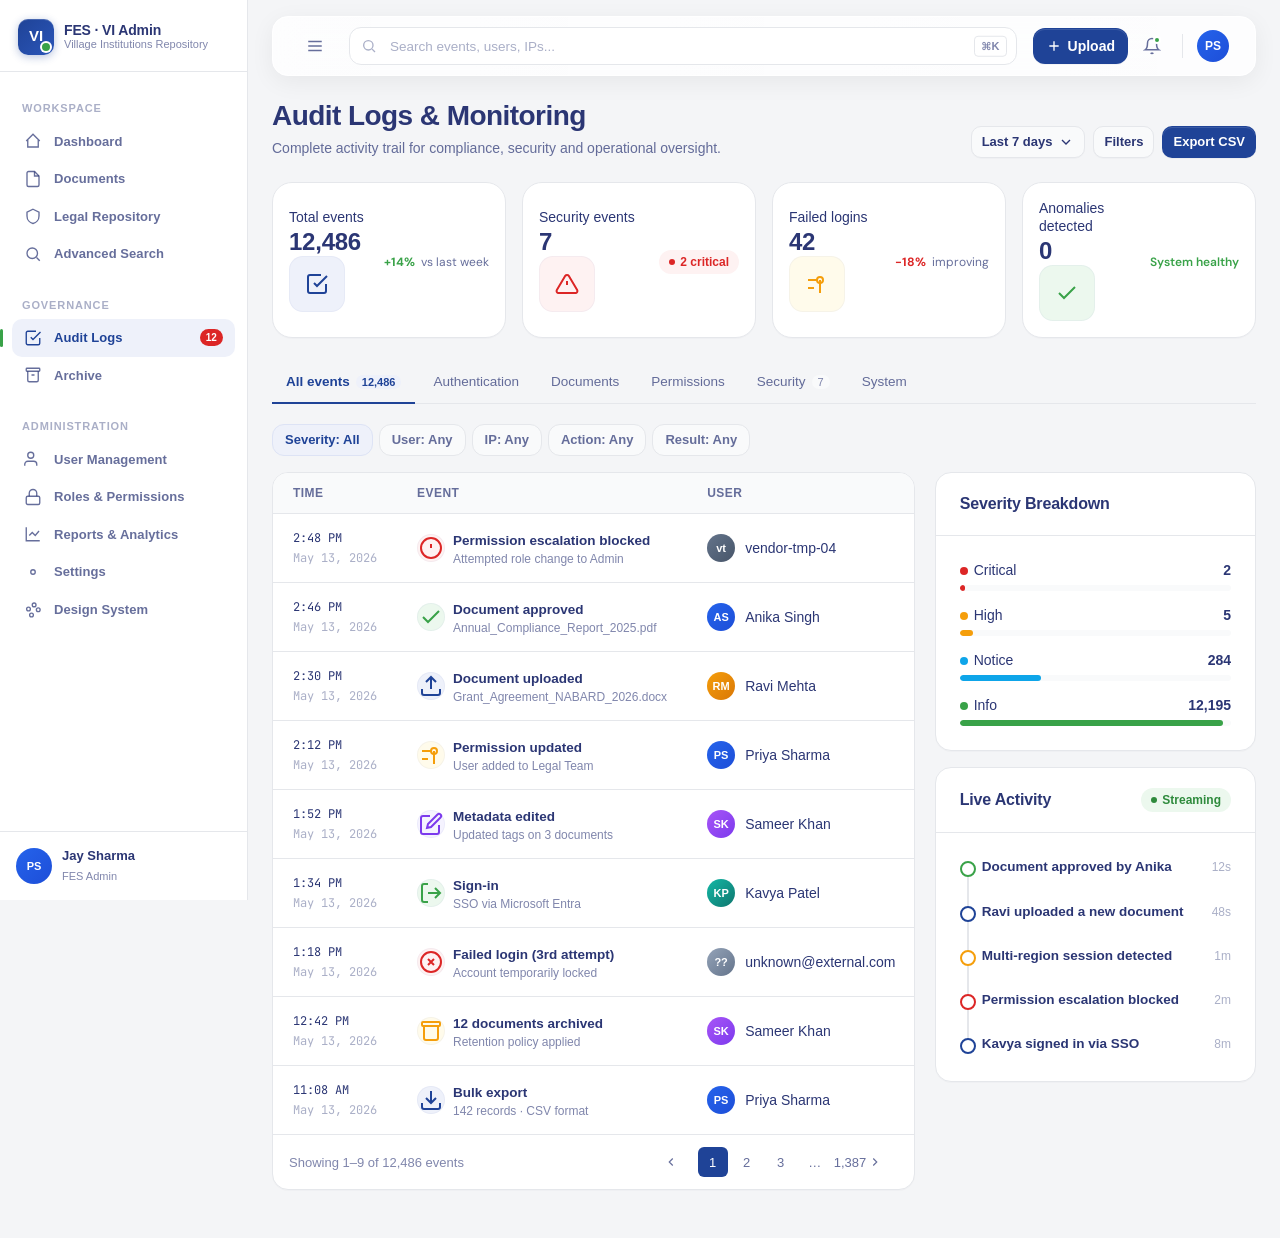
<file: audit.html>
<!DOCTYPE html>
<html lang="en">
<head>
<meta charset="UTF-8" />
<meta name="viewport" content="width=device-width, initial-scale=1.0" />
<title>Audit Logs · FES VI Admin</title>
<link rel="stylesheet" href="assets/css/styles.css" />
</head>
<body>
<div class="app">
  <aside class="sidebar">
    <div class="sb-brand"><div class="sb-logo">VI</div><div class="sb-brand-text"><strong>FES · VI Admin</strong><span>Village Institutions Repository</span></div></div>
    <div class="sb-scroll">
      <div class="sb-section">
        <div class="sb-section-title">Workspace</div>
        <a href="index.html" class="nav-link"><svg viewBox="0 0 24 24" fill="none" stroke="currentColor"><path d="M3 12l9-9 9 9M5 10v10h14V10"/></svg><span class="nav-label">Dashboard</span></a>
        <a href="documents.html" class="nav-link"><svg viewBox="0 0 24 24" fill="none" stroke="currentColor"><path d="M14 2H6a2 2 0 00-2 2v16a2 2 0 002 2h12a2 2 0 002-2V8z"/><path d="M14 2v6h6"/></svg><span class="nav-label">Documents</span></a>
        <a href="legal.html" class="nav-link"><svg viewBox="0 0 24 24" fill="none" stroke="currentColor"><path d="M12 3l8 4v5c0 5-3.5 9-8 10-4.5-1-8-5-8-10V7l8-4z"/></svg><span class="nav-label">Legal Repository</span></a>
        <a href="search.html" class="nav-link"><svg viewBox="0 0 24 24" fill="none" stroke="currentColor"><circle cx="11" cy="11" r="7"/><path d="M21 21l-4.3-4.3"/></svg><span class="nav-label">Advanced Search</span></a>
      </div>
      <div class="sb-section">
        <div class="sb-section-title">Governance</div>
        <a href="audit.html" class="nav-link active"><svg viewBox="0 0 24 24" fill="none" stroke="currentColor"><path d="M9 11l3 3L22 4"/><path d="M21 12v7a2 2 0 01-2 2H5a2 2 0 01-2-2V5a2 2 0 012-2h11"/></svg><span class="nav-label">Audit Logs</span><span class="nav-badge">12</span></a>
        <a href="archive.html" class="nav-link"><svg viewBox="0 0 24 24" fill="none" stroke="currentColor"><rect x="3" y="3" width="18" height="4" rx="1"/><path d="M5 7v12a2 2 0 002 2h10a2 2 0 002-2V7M10 12h4"/></svg><span class="nav-label">Archive</span></a>
      </div>
      <div class="sb-section">
        <div class="sb-section-title">Administration</div>
        <a href="users.html" class="nav-link"><svg viewBox="0 0 24 24" fill="none" stroke="currentColor"><path d="M17 21v-2a4 4 0 00-4-4H5a4 4 0 00-4 4v2"/><circle cx="9" cy="7" r="4"/></svg><span class="nav-label">User Management</span></a>
        <a href="users.html#roles" class="nav-link"><svg viewBox="0 0 24 24" fill="none" stroke="currentColor"><rect x="3" y="11" width="18" height="11" rx="2"/><path d="M7 11V7a5 5 0 0110 0v4"/></svg><span class="nav-label">Roles &amp; Permissions</span></a>
        <a href="reports.html" class="nav-link"><svg viewBox="0 0 24 24" fill="none" stroke="currentColor"><path d="M3 3v18h18"/><path d="M7 14l4-4 4 4 5-6"/></svg><span class="nav-label">Reports &amp; Analytics</span></a>
        <a href="settings.html" class="nav-link"><svg viewBox="0 0 24 24" fill="none" stroke="currentColor"><circle cx="12" cy="12" r="3"/></svg><span class="nav-label">Settings</span></a>
        <a href="design-system.html" class="nav-link"><svg viewBox="0 0 24 24" fill="none" stroke="currentColor"><circle cx="13.5" cy="6.5" r="2.5"/><circle cx="19" cy="13" r="2.5"/><circle cx="6" cy="12" r="2.5"/><circle cx="10" cy="20" r="2.5"/></svg><span class="nav-label">Design System</span></a>
      </div>
    </div>
    <div class="sb-foot"><div class="avatar c1">PS</div><div class="sb-foot-info"><strong>Jay Sharma</strong><span>FES Admin</span></div></div>
  </aside>

  <div class="main">
    <!-- TOPBAR · Floating glass header -->
    <header class="topbar">
      <button class="tb-collapse" data-collapse aria-label="Toggle sidebar">
        <svg width="18" height="18" viewBox="0 0 24 24" fill="none" stroke="currentColor" stroke-width="2"><path d="M3 6h18M3 12h18M3 18h18"/></svg>
      </button>

      <div class="tb-search">
        <svg viewBox="0 0 24 24" fill="none" stroke="currentColor" stroke-width="2"><circle cx="11" cy="11" r="7"/><path d="M21 21l-4.3-4.3"/></svg>
        <input placeholder="Search events, users, IPs..." />
        <kbd>⌘K</kbd>
      </div>

      <div class="tb-actions">
        <button class="btn btn-primary" data-open-drawer="upload-drawer">
          <svg viewBox="0 0 24 24" fill="none" stroke="currentColor" stroke-width="2"><path d="M12 5v14M5 12h14"/></svg>
          Upload
        </button>
        <button class="tb-icon-btn" title="Notifications" data-open-drawer="notif-drawer">
          <svg width="18" height="18" viewBox="0 0 24 24" fill="none" stroke="currentColor" stroke-width="2"><path d="M18 8a6 6 0 10-12 0c0 7-3 9-3 9h18s-3-2-3-9M13.7 21a2 2 0 01-3.4 0"/></svg>
          <span class="dot"></span>
        </button>
        <div class="tb-sep"></div>
        <button class="tb-avatar-btn" title="Account">
          <span class="avatar c1">PS</span>
        </button>
      </div>
    </header>

    <main class="page">
      <div class="page-head">
        <div>
          <h1>Audit Logs &amp; Monitoring</h1>
          <p>Complete activity trail for compliance, security and operational oversight.</p>
        </div>
        <div class="actions">
          <button class="btn btn-secondary btn-sm">Last 7 days <svg viewBox="0 0 24 24" fill="none" stroke="currentColor" stroke-width="2"><path d="M6 9l6 6 6-6"/></svg></button>
          <button class="btn btn-secondary btn-sm">Filters</button>
          <button class="btn btn-primary btn-sm">Export CSV</button>
        </div>
      </div>

      <div class="kpi-grid mb-6">
        <div class="kpi"><div class="kpi-top"><div><div class="kpi-label">Total events</div><div class="kpi-value">12,486</div></div><div class="kpi-icon blue"><svg viewBox="0 0 24 24" fill="none" stroke="currentColor" stroke-width="2"><path d="M9 11l3 3L22 4"/><path d="M21 12v7a2 2 0 01-2 2H5a2 2 0 01-2-2V5a2 2 0 012-2h11"/></svg></div></div><div class="kpi-foot"><span class="kpi-delta up">+14%</span><span>vs last week</span></div></div>
        <div class="kpi"><div class="kpi-top"><div><div class="kpi-label">Security events</div><div class="kpi-value">7</div></div><div class="kpi-icon red"><svg viewBox="0 0 24 24" fill="none" stroke="currentColor" stroke-width="2"><path d="M12 9v4M12 17h.01"/><path d="M10.29 3.86L1.82 18a2 2 0 001.71 3h16.94a2 2 0 001.71-3L13.71 3.86a2 2 0 00-3.42 0z"/></svg></div></div><div class="kpi-foot"><span class="badge badge-danger"><span class="dot"></span>2 critical</span></div></div>
        <div class="kpi"><div class="kpi-top"><div><div class="kpi-label">Failed logins</div><div class="kpi-value">42</div></div><div class="kpi-icon amber"><svg viewBox="0 0 24 24" fill="none" stroke="currentColor" stroke-width="2"><path d="M18 8a3 3 0 11-6 0 3 3 0 016 0z"/><path d="M15 8v13M3 8h9M3 16h6"/></svg></div></div><div class="kpi-foot"><span class="kpi-delta down">-18%</span><span>improving</span></div></div>
        <div class="kpi"><div class="kpi-top"><div><div class="kpi-label">Anomalies detected</div><div class="kpi-value">0</div></div><div class="kpi-icon green"><svg viewBox="0 0 24 24" fill="none" stroke="currentColor" stroke-width="2"><polyline points="20 6 9 17 4 12"/></svg></div></div><div class="kpi-foot"><span style="color:var(--success); font-weight:600;">System healthy</span></div></div>
      </div>

      <div class="tabs" data-tabs>
        <button class="tab active">All events<span class="count">12,486</span></button>
        <button class="tab">Authentication</button>
        <button class="tab">Documents</button>
        <button class="tab">Permissions</button>
        <button class="tab">Security<span class="count">7</span></button>
        <button class="tab">System</button>
      </div>

      <!-- Filter chips -->
      <div class="row mb-4" style="flex-wrap:wrap;">
        <div class="chips">
          <button class="chip active" data-toggle>Severity: All</button>
          <button class="chip" data-toggle>User: Any</button>
          <button class="chip" data-toggle>IP: Any</button>
          <button class="chip" data-toggle>Action: Any</button>
          <button class="chip" data-toggle>Result: Any</button>
        </div>
      </div>

      <div class="dash-grid">
        <!-- Audit log table -->
        <div class="table-wrap">
          <table class="data">
            <thead>
              <tr>
                <th>Time</th>
                <th>Event</th>
                <th>User</th>
                <th>Resource</th>
                <th>IP Address</th>
                <th>Severity</th>
                <th>Result</th>
              </tr>
            </thead>
            <tbody>
              <tr>
                <td class="mono" style="font-size:12px; white-space:nowrap;">2:48 PM<br/><span style="color:var(--text-soft);">May 13, 2026</span></td>
                <td><div style="display:flex; gap:8px; align-items:center;"><div class="kpi-icon red" style="width:28px; height:28px;"><svg viewBox="0 0 24 24" fill="none" stroke="currentColor" stroke-width="2" width="14" height="14"><circle cx="12" cy="12" r="10"/><path d="M12 8v4M12 16h.01"/></svg></div><div><strong style="font-size:13.5px;">Permission escalation blocked</strong><div class="caption">Attempted role change to Admin</div></div></div></td>
                <td><div class="cell-user"><span class="avatar" style="background:linear-gradient(135deg,#64748B,#475569);">vt</span> vendor-tmp-04</div></td>
                <td class="mono" style="font-size:12px;">/auth/role-change</td>
                <td class="mono" style="font-size:12px;">203.0.113.42</td>
                <td><span class="badge badge-danger"><span class="dot"></span>Critical</span></td>
                <td><span class="badge badge-danger" style="padding:1px 6px;">Blocked</span></td>
              </tr>
              <tr>
                <td class="mono" style="font-size:12px; white-space:nowrap;">2:46 PM<br/><span style="color:var(--text-soft);">May 13, 2026</span></td>
                <td><div style="display:flex; gap:8px; align-items:center;"><div class="kpi-icon green" style="width:28px; height:28px;"><svg viewBox="0 0 24 24" fill="none" stroke="currentColor" stroke-width="2" width="14" height="14"><polyline points="20 6 9 17 4 12"/></svg></div><div><strong style="font-size:13.5px;">Document approved</strong><div class="caption">Annual_Compliance_Report_2025.pdf</div></div></div></td>
                <td><div class="cell-user"><span class="avatar c1">AS</span> Anika Singh</div></td>
                <td class="mono" style="font-size:12px;">FES-LEG-2025-0142</td>
                <td class="mono" style="font-size:12px;">10.0.4.18</td>
                <td><span class="badge"><span class="dot"></span>Info</span></td>
                <td><span class="badge badge-success" style="padding:1px 6px;">Success</span></td>
              </tr>
              <tr>
                <td class="mono" style="font-size:12px; white-space:nowrap;">2:30 PM<br/><span style="color:var(--text-soft);">May 13, 2026</span></td>
                <td><div style="display:flex; gap:8px; align-items:center;"><div class="kpi-icon blue" style="width:28px; height:28px;"><svg viewBox="0 0 24 24" fill="none" stroke="currentColor" stroke-width="2" width="14" height="14"><path d="M21 15v4a2 2 0 01-2 2H5a2 2 0 01-2-2v-4M17 8l-5-5-5 5M12 3v12"/></svg></div><div><strong style="font-size:13.5px;">Document uploaded</strong><div class="caption">Grant_Agreement_NABARD_2026.docx</div></div></div></td>
                <td><div class="cell-user"><span class="avatar c3">RM</span> Ravi Mehta</div></td>
                <td class="mono" style="font-size:12px;">/documents/upload</td>
                <td class="mono" style="font-size:12px;">10.0.6.92</td>
                <td><span class="badge"><span class="dot"></span>Info</span></td>
                <td><span class="badge badge-success" style="padding:1px 6px;">Success</span></td>
              </tr>
              <tr>
                <td class="mono" style="font-size:12px; white-space:nowrap;">2:12 PM<br/><span style="color:var(--text-soft);">May 13, 2026</span></td>
                <td><div style="display:flex; gap:8px; align-items:center;"><div class="kpi-icon amber" style="width:28px; height:28px;"><svg viewBox="0 0 24 24" fill="none" stroke="currentColor" stroke-width="2" width="14" height="14"><path d="M18 8a3 3 0 11-6 0 3 3 0 016 0z"/><path d="M15 8v13M3 8h9M3 16h6"/></svg></div><div><strong style="font-size:13.5px;">Permission updated</strong><div class="caption">User added to Legal Team</div></div></div></td>
                <td><div class="cell-user"><span class="avatar c1">PS</span> Priya Sharma</div></td>
                <td>kavya.patel@fes.org.in</td>
                <td class="mono" style="font-size:12px;">10.0.4.2</td>
                <td><span class="badge badge-warning"><span class="dot"></span>Notice</span></td>
                <td><span class="badge badge-success" style="padding:1px 6px;">Success</span></td>
              </tr>
              <tr>
                <td class="mono" style="font-size:12px; white-space:nowrap;">1:52 PM<br/><span style="color:var(--text-soft);">May 13, 2026</span></td>
                <td><div style="display:flex; gap:8px; align-items:center;"><div class="kpi-icon purple" style="width:28px; height:28px;"><svg viewBox="0 0 24 24" fill="none" stroke="currentColor" stroke-width="2" width="14" height="14"><path d="M11 4H4a2 2 0 00-2 2v14a2 2 0 002 2h14a2 2 0 002-2v-7M18.5 2.5a2.12 2.12 0 013 3L12 15l-4 1 1-4z"/></svg></div><div><strong style="font-size:13.5px;">Metadata edited</strong><div class="caption">Updated tags on 3 documents</div></div></div></td>
                <td><div class="cell-user"><span class="avatar c4">SK</span> Sameer Khan</div></td>
                <td class="mono" style="font-size:12px;">documents/batch</td>
                <td class="mono" style="font-size:12px;">10.0.4.41</td>
                <td><span class="badge"><span class="dot"></span>Info</span></td>
                <td><span class="badge badge-success" style="padding:1px 6px;">Success</span></td>
              </tr>
              <tr>
                <td class="mono" style="font-size:12px; white-space:nowrap;">1:34 PM<br/><span style="color:var(--text-soft);">May 13, 2026</span></td>
                <td><div style="display:flex; gap:8px; align-items:center;"><div class="kpi-icon green" style="width:28px; height:28px;"><svg viewBox="0 0 24 24" fill="none" stroke="currentColor" stroke-width="2" width="14" height="14"><path d="M9 21H5a2 2 0 01-2-2V5a2 2 0 012-2h4M16 17l5-5-5-5M21 12H9"/></svg></div><div><strong style="font-size:13.5px;">Sign-in</strong><div class="caption">SSO via Microsoft Entra</div></div></div></td>
                <td><div class="cell-user"><span class="avatar c2">KP</span> Kavya Patel</div></td>
                <td class="mono" style="font-size:12px;">/auth/login</td>
                <td class="mono" style="font-size:12px;">10.0.7.14</td>
                <td><span class="badge"><span class="dot"></span>Info</span></td>
                <td><span class="badge badge-success" style="padding:1px 6px;">Success</span></td>
              </tr>
              <tr>
                <td class="mono" style="font-size:12px; white-space:nowrap;">1:18 PM<br/><span style="color:var(--text-soft);">May 13, 2026</span></td>
                <td><div style="display:flex; gap:8px; align-items:center;"><div class="kpi-icon red" style="width:28px; height:28px;"><svg viewBox="0 0 24 24" fill="none" stroke="currentColor" stroke-width="2" width="14" height="14"><circle cx="12" cy="12" r="10"/><path d="M15 9l-6 6M9 9l6 6"/></svg></div><div><strong style="font-size:13.5px;">Failed login (3rd attempt)</strong><div class="caption">Account temporarily locked</div></div></div></td>
                <td><div class="cell-user"><span class="avatar" style="background:linear-gradient(135deg,#94A3B8,#64748B);">??</span> unknown@external.com</div></td>
                <td class="mono" style="font-size:12px;">/auth/login</td>
                <td class="mono" style="font-size:12px;">198.51.100.7</td>
                <td><span class="badge badge-warning"><span class="dot"></span>High</span></td>
                <td><span class="badge badge-danger" style="padding:1px 6px;">Blocked</span></td>
              </tr>
              <tr>
                <td class="mono" style="font-size:12px; white-space:nowrap;">12:42 PM<br/><span style="color:var(--text-soft);">May 13, 2026</span></td>
                <td><div style="display:flex; gap:8px; align-items:center;"><div class="kpi-icon amber" style="width:28px; height:28px;"><svg viewBox="0 0 24 24" fill="none" stroke="currentColor" stroke-width="2" width="14" height="14"><rect x="3" y="3" width="18" height="4" rx="1"/><path d="M5 7v12a2 2 0 002 2h10a2 2 0 002-2V7"/></svg></div><div><strong style="font-size:13.5px;">12 documents archived</strong><div class="caption">Retention policy applied</div></div></div></td>
                <td><div class="cell-user"><span class="avatar c4">SK</span> Sameer Khan</div></td>
                <td class="mono" style="font-size:12px;">documents/archive</td>
                <td class="mono" style="font-size:12px;">10.0.4.41</td>
                <td><span class="badge"><span class="dot"></span>Info</span></td>
                <td><span class="badge badge-success" style="padding:1px 6px;">Success</span></td>
              </tr>
              <tr>
                <td class="mono" style="font-size:12px; white-space:nowrap;">11:08 AM<br/><span style="color:var(--text-soft);">May 13, 2026</span></td>
                <td><div style="display:flex; gap:8px; align-items:center;"><div class="kpi-icon blue" style="width:28px; height:28px;"><svg viewBox="0 0 24 24" fill="none" stroke="currentColor" stroke-width="2" width="14" height="14"><path d="M21 15v4a2 2 0 01-2 2H5a2 2 0 01-2-2v-4M7 10l5 5 5-5M12 15V3"/></svg></div><div><strong style="font-size:13.5px;">Bulk export</strong><div class="caption">142 records · CSV format</div></div></div></td>
                <td><div class="cell-user"><span class="avatar c1">PS</span> Priya Sharma</div></td>
                <td class="mono" style="font-size:12px;">/audit/export</td>
                <td class="mono" style="font-size:12px;">10.0.4.2</td>
                <td><span class="badge badge-warning"><span class="dot"></span>Notice</span></td>
                <td><span class="badge badge-success" style="padding:1px 6px;">Success</span></td>
              </tr>
            </tbody>
          </table>
          <div class="pagination">
            <span>Showing 1–9 of 12,486 events</span>
            <div class="pages"><button><svg width="14" height="14" viewBox="0 0 24 24" fill="none" stroke="currentColor" stroke-width="2"><path d="M15 18l-6-6 6-6"/></svg></button><button class="active">1</button><button>2</button><button>3</button><button>…</button><button>1,387</button><button><svg width="14" height="14" viewBox="0 0 24 24" fill="none" stroke="currentColor" stroke-width="2"><path d="M9 18l6-6-6-6"/></svg></button></div>
          </div>
        </div>

        <!-- Right rail: events timeline + severity -->
        <div class="stack">
          <div class="card">
            <div class="card-head"><h3>Severity Breakdown</h3></div>
            <div class="card-body">
              <div class="stack" style="gap:14px;">
                <div>
                  <div class="between" style="margin-bottom:4px;"><span style="display:flex; align-items:center; gap:6px;"><span style="width:8px; height:8px; background:var(--danger); border-radius:50%;"></span>Critical</span><strong>2</strong></div>
                  <div class="progress"><span style="width:2%; background:var(--danger);"></span></div>
                </div>
                <div>
                  <div class="between" style="margin-bottom:4px;"><span style="display:flex; align-items:center; gap:6px;"><span style="width:8px; height:8px; background:var(--warning); border-radius:50%;"></span>High</span><strong>5</strong></div>
                  <div class="progress"><span style="width:5%; background:var(--warning);"></span></div>
                </div>
                <div>
                  <div class="between" style="margin-bottom:4px;"><span style="display:flex; align-items:center; gap:6px;"><span style="width:8px; height:8px; background:#0EA5E9; border-radius:50%;"></span>Notice</span><strong>284</strong></div>
                  <div class="progress"><span style="width:30%; background:#0EA5E9;"></span></div>
                </div>
                <div>
                  <div class="between" style="margin-bottom:4px;"><span style="display:flex; align-items:center; gap:6px;"><span style="width:8px; height:8px; background:var(--success); border-radius:50%;"></span>Info</span><strong>12,195</strong></div>
                  <div class="progress"><span style="width:97%; background:var(--success);"></span></div>
                </div>
              </div>
            </div>
          </div>

          <div class="card">
            <div class="card-head"><h3>Live Activity</h3><span class="badge badge-success"><span class="dot"></span>Streaming</span></div>
            <div class="card-body">
              <div class="timeline">
                <div class="tl-item"><span class="tl-dot success"></span><div class="tl-content"><div class="head"><div class="title">Document approved by Anika</div><span class="time">12s</span></div></div></div>
                <div class="tl-item"><span class="tl-dot"></span><div class="tl-content"><div class="head"><div class="title">Ravi uploaded a new document</div><span class="time">48s</span></div></div></div>
                <div class="tl-item"><span class="tl-dot warning"></span><div class="tl-content"><div class="head"><div class="title">Multi-region session detected</div><span class="time">1m</span></div></div></div>
                <div class="tl-item"><span class="tl-dot danger"></span><div class="tl-content"><div class="head"><div class="title">Permission escalation blocked</div><span class="time">2m</span></div></div></div>
                <div class="tl-item"><span class="tl-dot"></span><div class="tl-content"><div class="head"><div class="title">Kavya signed in via SSO</div><span class="time">8m</span></div></div></div>
              </div>
            </div>
          </div>
        </div>
      </div>
    </main>
  </div>
</div>
<script src="assets/js/app.js"></script>
</body>
</html>
</file>
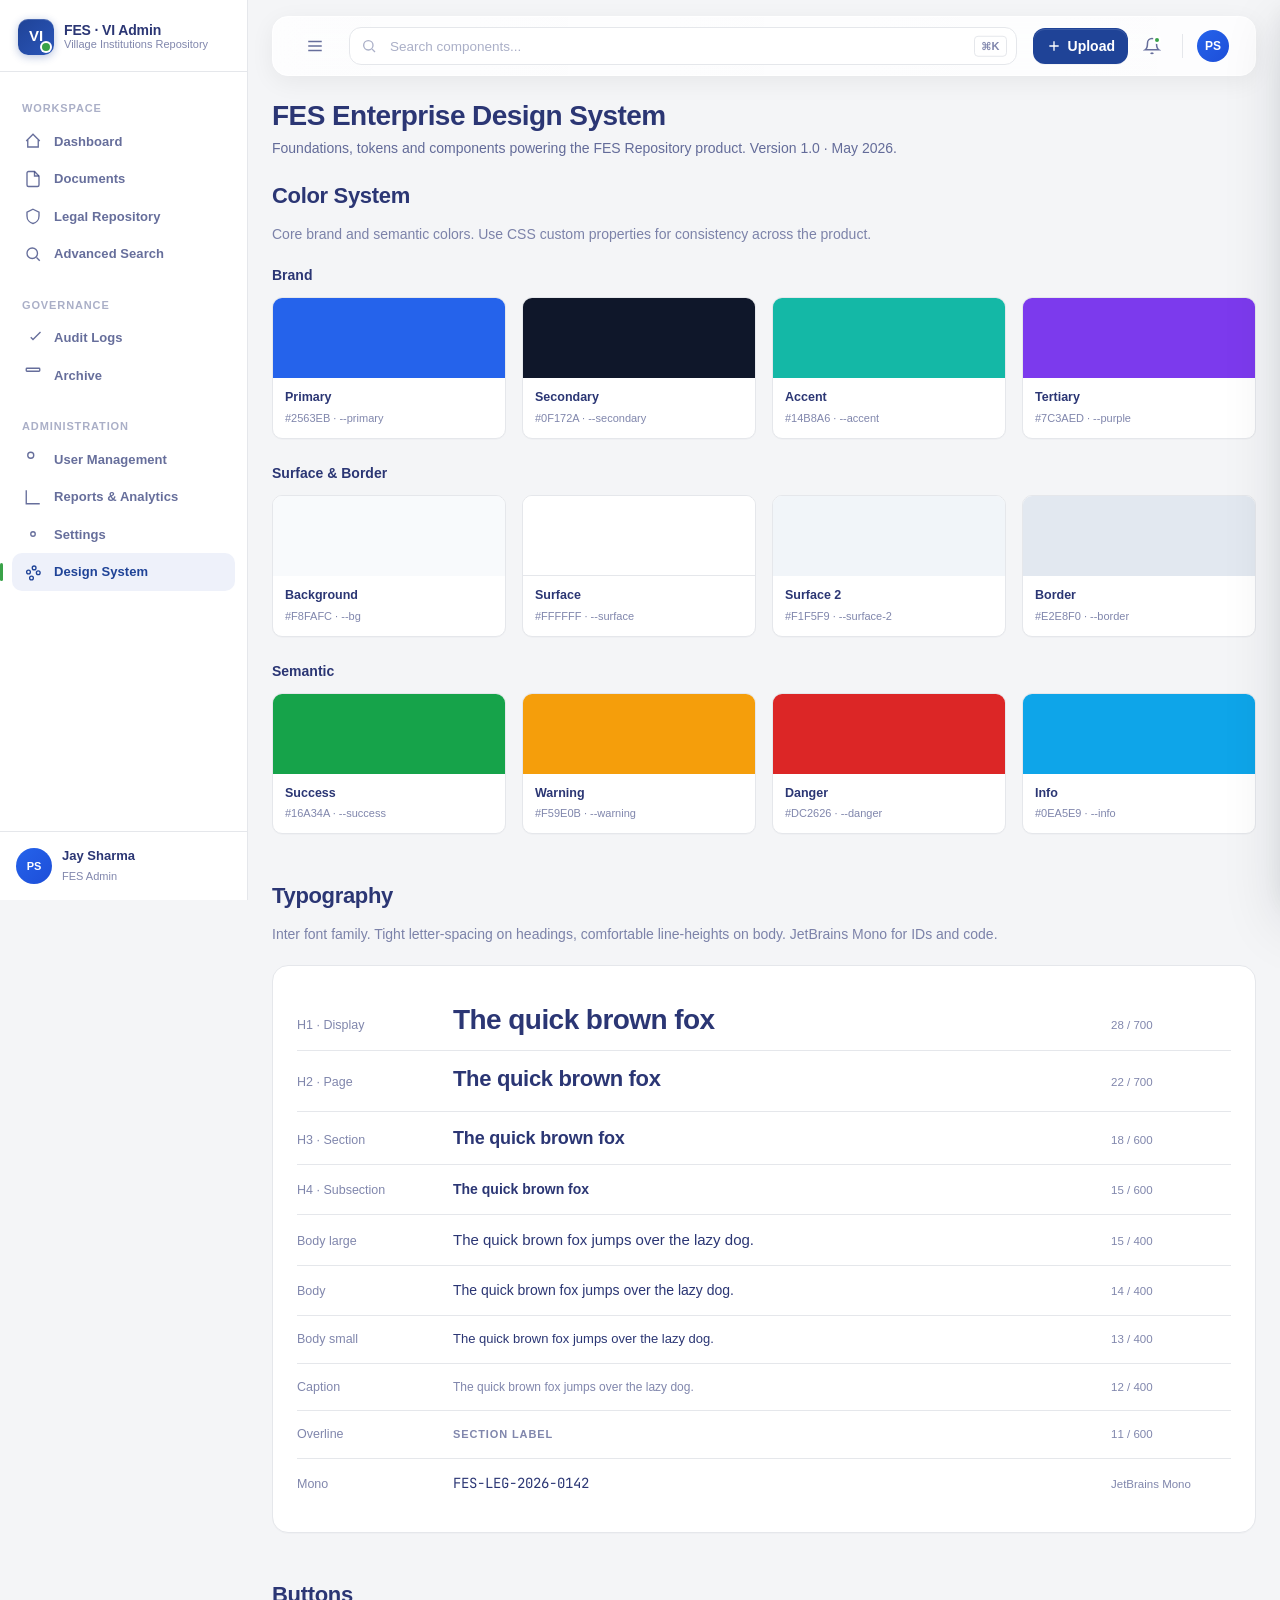
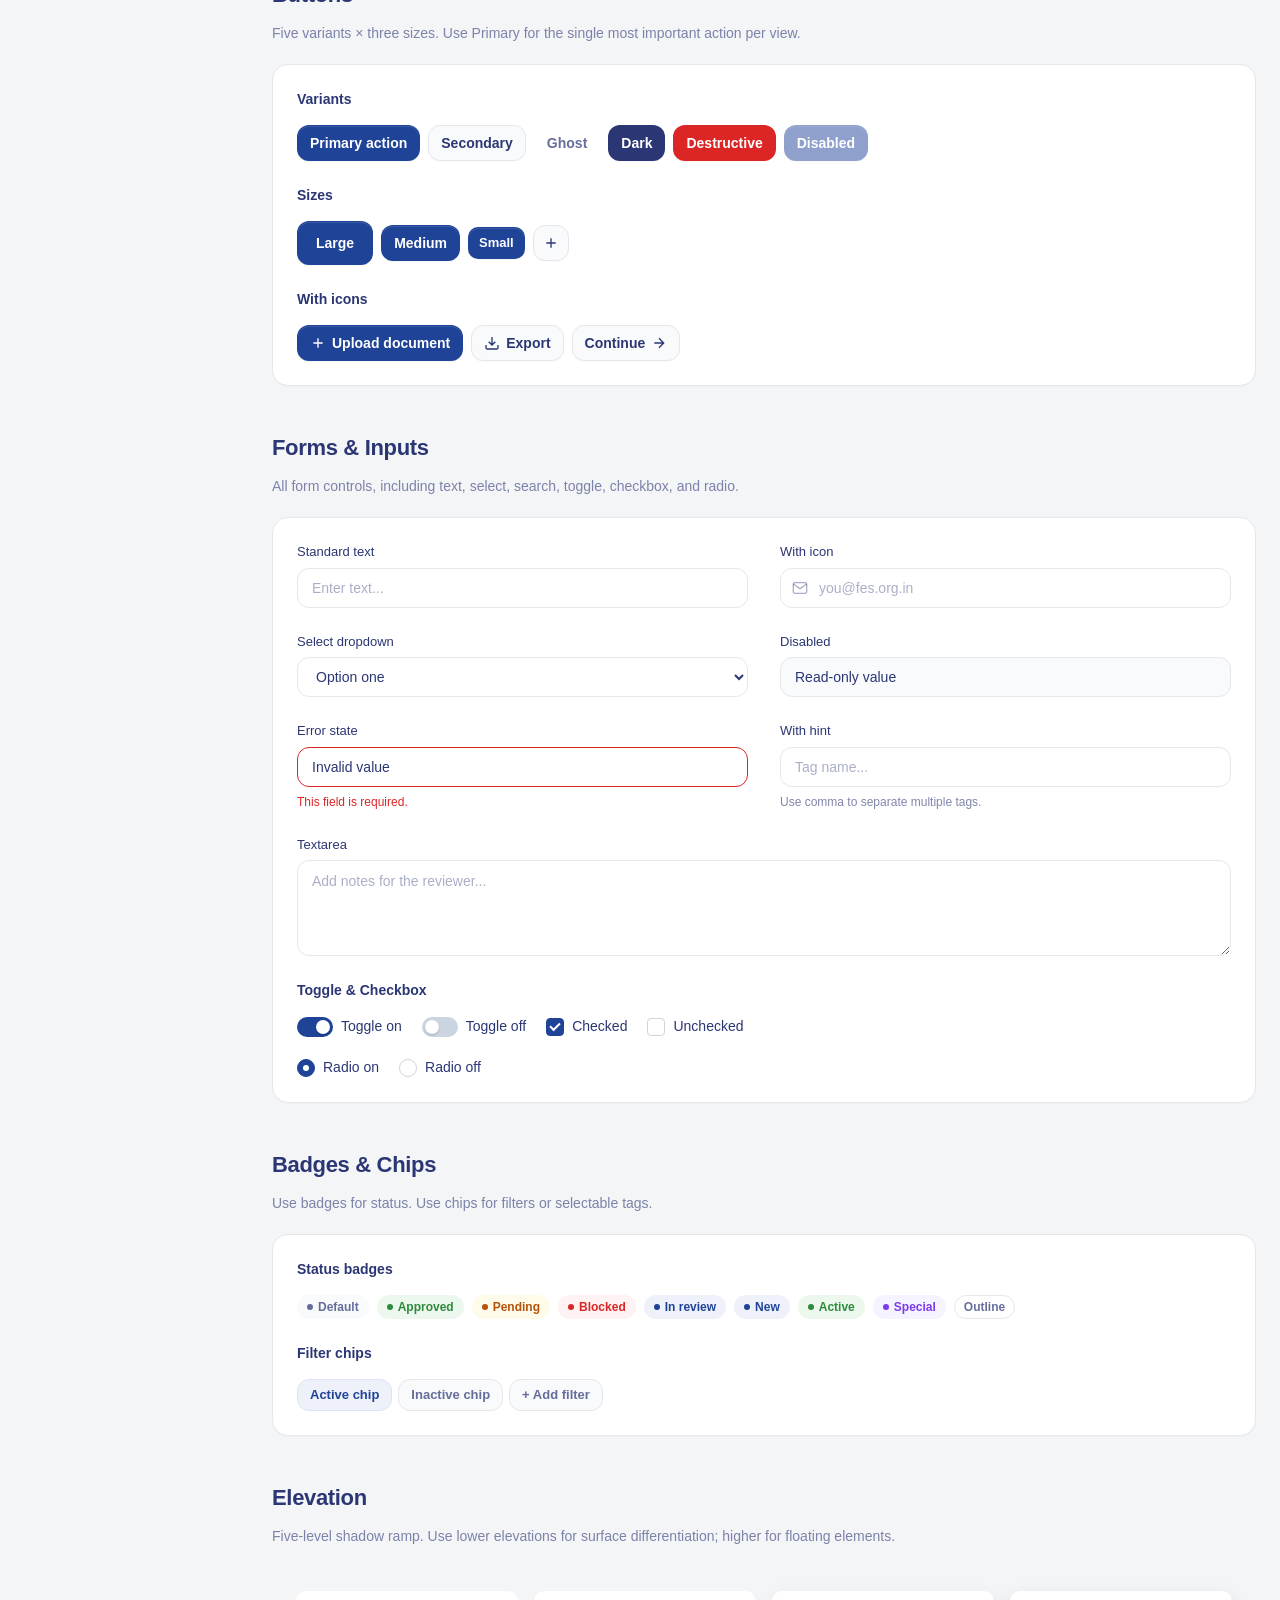
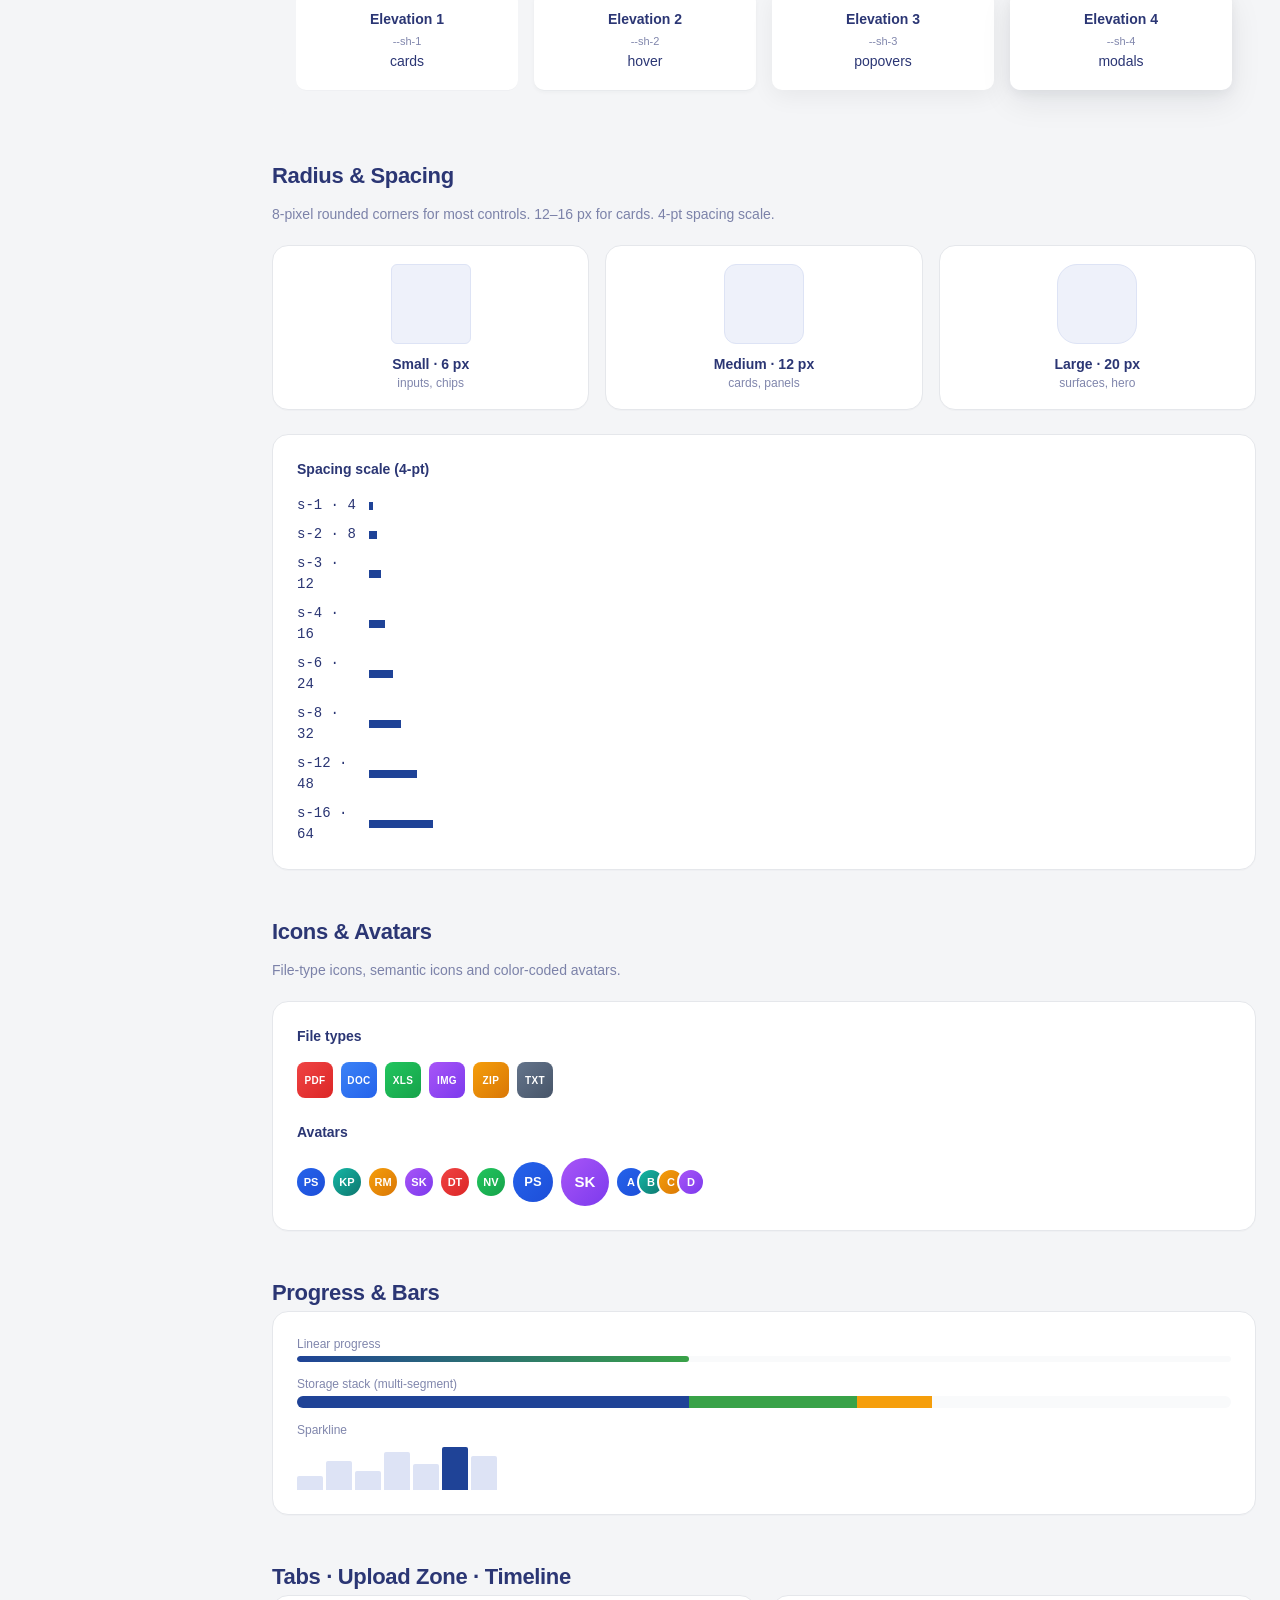
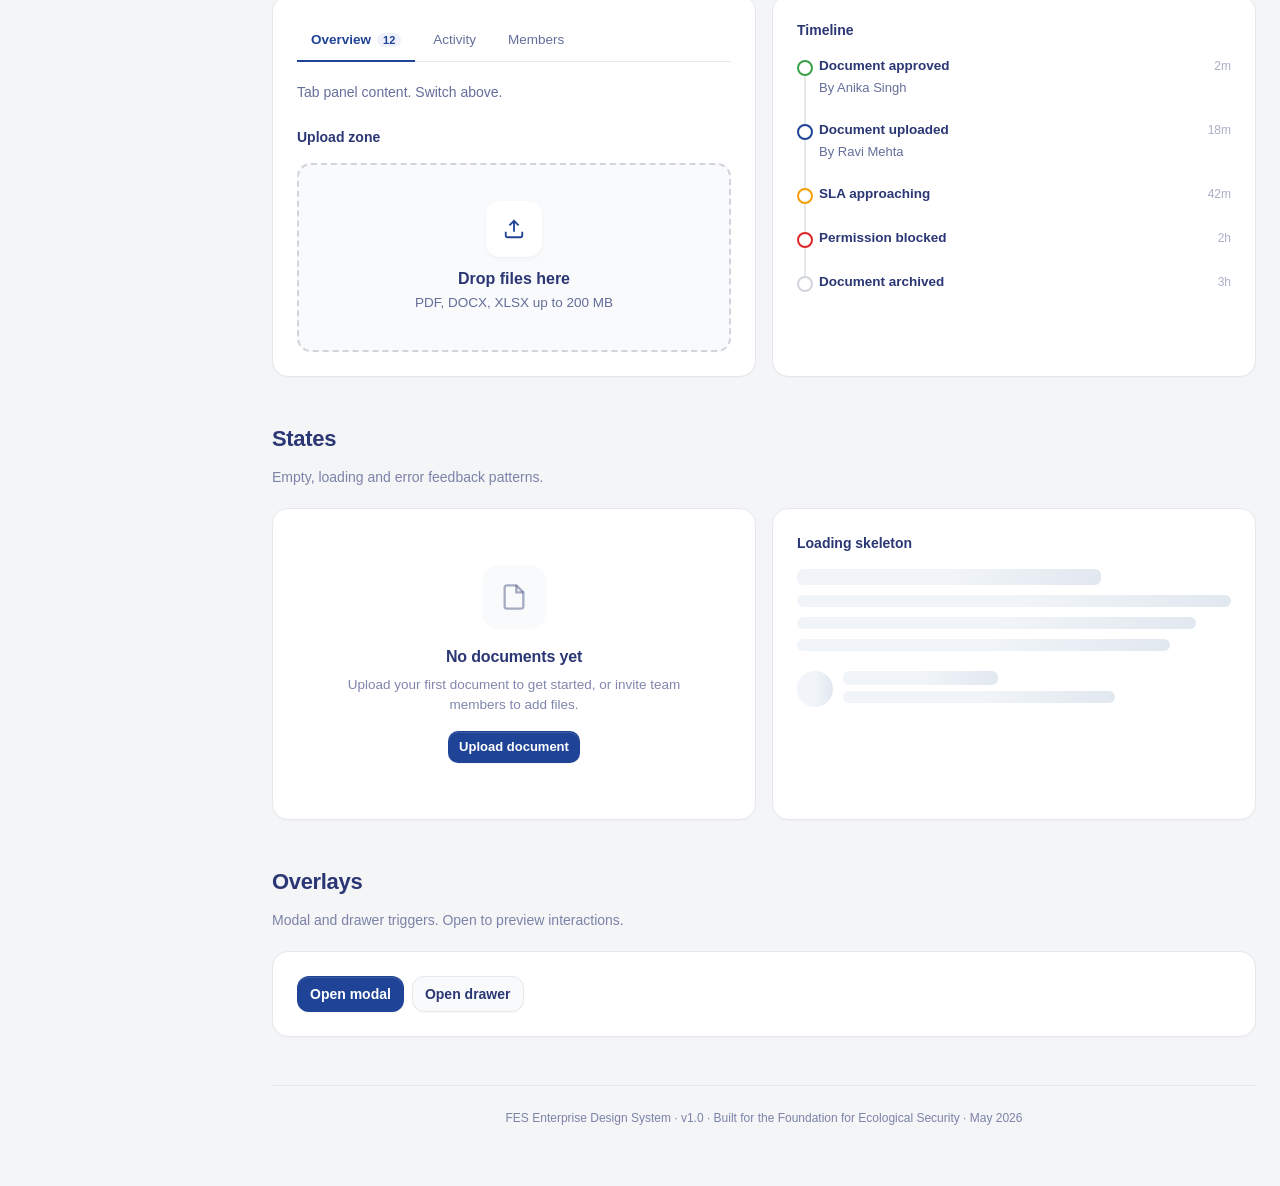
<file: design-system.html>
<!DOCTYPE html>
<html lang="en">
<head>
<meta charset="UTF-8" />
<meta name="viewport" content="width=device-width, initial-scale=1.0" />
<title>Design System · FES VI Admin</title>
<link rel="stylesheet" href="assets/css/styles.css" />
<style>
  .ds-section { margin-bottom: 48px; }
  .ds-section h2 { margin-bottom: 4px; }
  .ds-section .ds-desc { color: var(--text-subtle); margin-bottom: 20px; font-size: 14px; }

  .ds-swatch { background:#fff; border:1px solid var(--border); border-radius:10px; overflow:hidden; box-shadow: var(--sh-1); }
  .ds-swatch .color { height: 80px; }
  .ds-swatch .meta { padding: 10px 12px; }
  .ds-swatch .meta strong { font-size: 12.5px; display:block; }
  .ds-swatch .meta code { font-family: var(--mono); font-size: 11px; color: var(--text-subtle); }

  .ds-type-row { padding: 14px 0; border-bottom: 1px solid var(--border); display:grid; grid-template-columns: 140px 1fr 120px; gap: 16px; align-items: baseline; }
  .ds-type-row:last-child { border-bottom: 0; }
  .ds-type-row .lbl { color: var(--text-subtle); font-size: 12.5px; }
  .ds-type-row code { font-family: var(--mono); font-size: 11.5px; color: var(--text-subtle); }

  .ds-elev { padding: 18px; background:#fff; border-radius: 10px; text-align:center; }
  .ds-elev code { font-family: var(--mono); font-size: 11px; color: var(--text-subtle); }
</style>
</head>
<body>
<div class="app">
  <aside class="sidebar">
    <div class="sb-brand"><div class="sb-logo">VI</div><div class="sb-brand-text"><strong>FES · VI Admin</strong><span>Village Institutions Repository</span></div></div>
    <div class="sb-scroll">
      <div class="sb-section">
        <div class="sb-section-title">Workspace</div>
        <a href="index.html" class="nav-link"><svg viewBox="0 0 24 24" fill="none" stroke="currentColor"><path d="M3 12l9-9 9 9M5 10v10h14V10"/></svg><span class="nav-label">Dashboard</span></a>
        <a href="documents.html" class="nav-link"><svg viewBox="0 0 24 24" fill="none" stroke="currentColor"><path d="M14 2H6a2 2 0 00-2 2v16a2 2 0 002 2h12a2 2 0 002-2V8z"/><path d="M14 2v6h6"/></svg><span class="nav-label">Documents</span></a>
        <a href="legal.html" class="nav-link"><svg viewBox="0 0 24 24" fill="none" stroke="currentColor"><path d="M12 3l8 4v5c0 5-3.5 9-8 10-4.5-1-8-5-8-10V7l8-4z"/></svg><span class="nav-label">Legal Repository</span></a>
        <a href="search.html" class="nav-link"><svg viewBox="0 0 24 24" fill="none" stroke="currentColor"><circle cx="11" cy="11" r="7"/><path d="M21 21l-4.3-4.3"/></svg><span class="nav-label">Advanced Search</span></a>
      </div>
      <div class="sb-section">
        <div class="sb-section-title">Governance</div>
        <a href="audit.html" class="nav-link"><svg viewBox="0 0 24 24" fill="none" stroke="currentColor"><path d="M9 11l3 3L22 4"/></svg><span class="nav-label">Audit Logs</span></a>
        <a href="archive.html" class="nav-link"><svg viewBox="0 0 24 24" fill="none" stroke="currentColor"><rect x="3" y="3" width="18" height="4" rx="1"/></svg><span class="nav-label">Archive</span></a>
      </div>
      <div class="sb-section">
        <div class="sb-section-title">Administration</div>
        <a href="users.html" class="nav-link"><svg viewBox="0 0 24 24" fill="none" stroke="currentColor"><circle cx="9" cy="7" r="4"/></svg><span class="nav-label">User Management</span></a>
        <a href="reports.html" class="nav-link"><svg viewBox="0 0 24 24" fill="none" stroke="currentColor"><path d="M3 3v18h18"/></svg><span class="nav-label">Reports &amp; Analytics</span></a>
        <a href="settings.html" class="nav-link"><svg viewBox="0 0 24 24" fill="none" stroke="currentColor"><circle cx="12" cy="12" r="3"/></svg><span class="nav-label">Settings</span></a>
        <a href="design-system.html" class="nav-link active"><svg viewBox="0 0 24 24" fill="none" stroke="currentColor"><circle cx="13.5" cy="6.5" r="2.5"/><circle cx="19" cy="13" r="2.5"/><circle cx="6" cy="12" r="2.5"/><circle cx="10" cy="20" r="2.5"/></svg><span class="nav-label">Design System</span></a>
      </div>
    </div>
    <div class="sb-foot"><div class="avatar c1">PS</div><div class="sb-foot-info"><strong>Jay Sharma</strong><span>FES Admin</span></div></div>
  </aside>

  <div class="main">
    <!-- TOPBAR · Floating glass header -->
    <header class="topbar">
      <button class="tb-collapse" data-collapse aria-label="Toggle sidebar">
        <svg width="18" height="18" viewBox="0 0 24 24" fill="none" stroke="currentColor" stroke-width="2"><path d="M3 6h18M3 12h18M3 18h18"/></svg>
      </button>

      <div class="tb-search">
        <svg viewBox="0 0 24 24" fill="none" stroke="currentColor" stroke-width="2"><circle cx="11" cy="11" r="7"/><path d="M21 21l-4.3-4.3"/></svg>
        <input placeholder="Search components..." />
        <kbd>⌘K</kbd>
      </div>

      <div class="tb-actions">
        <button class="btn btn-primary" data-open-drawer="upload-drawer">
          <svg viewBox="0 0 24 24" fill="none" stroke="currentColor" stroke-width="2"><path d="M12 5v14M5 12h14"/></svg>
          Upload
        </button>
        <button class="tb-icon-btn" title="Notifications" data-open-drawer="notif-drawer">
          <svg width="18" height="18" viewBox="0 0 24 24" fill="none" stroke="currentColor" stroke-width="2"><path d="M18 8a6 6 0 10-12 0c0 7-3 9-3 9h18s-3-2-3-9M13.7 21a2 2 0 01-3.4 0"/></svg>
          <span class="dot"></span>
        </button>
        <div class="tb-sep"></div>
        <button class="tb-avatar-btn" title="Account">
          <span class="avatar c1">PS</span>
        </button>
      </div>
    </header>

    <main class="page">
      <div class="page-head">
        <div>
          <h1>FES Enterprise Design System</h1>
          <p>Foundations, tokens and components powering the FES Repository product. Version 1.0 · May 2026.</p>
        </div>
      </div>

      <!-- COLORS -->
      <section class="ds-section">
        <h2>Color System</h2>
        <p class="ds-desc">Core brand and semantic colors. Use CSS custom properties for consistency across the product.</p>
        <h4 style="margin-bottom:12px;">Brand</h4>
        <div class="grid-4 mb-6">
          <div class="ds-swatch"><div class="color" style="background:#2563EB"></div><div class="meta"><strong>Primary</strong><code>#2563EB · --primary</code></div></div>
          <div class="ds-swatch"><div class="color" style="background:#0F172A"></div><div class="meta"><strong>Secondary</strong><code>#0F172A · --secondary</code></div></div>
          <div class="ds-swatch"><div class="color" style="background:#14B8A6"></div><div class="meta"><strong>Accent</strong><code>#14B8A6 · --accent</code></div></div>
          <div class="ds-swatch"><div class="color" style="background:#7C3AED"></div><div class="meta"><strong>Tertiary</strong><code>#7C3AED · --purple</code></div></div>
        </div>

        <h4 style="margin-bottom:12px;">Surface &amp; Border</h4>
        <div class="grid-4 mb-6">
          <div class="ds-swatch"><div class="color" style="background:#F8FAFC"></div><div class="meta"><strong>Background</strong><code>#F8FAFC · --bg</code></div></div>
          <div class="ds-swatch"><div class="color" style="background:#FFFFFF; border-bottom:1px solid var(--border);"></div><div class="meta"><strong>Surface</strong><code>#FFFFFF · --surface</code></div></div>
          <div class="ds-swatch"><div class="color" style="background:#F1F5F9"></div><div class="meta"><strong>Surface 2</strong><code>#F1F5F9 · --surface-2</code></div></div>
          <div class="ds-swatch"><div class="color" style="background:#E2E8F0"></div><div class="meta"><strong>Border</strong><code>#E2E8F0 · --border</code></div></div>
        </div>

        <h4 style="margin-bottom:12px;">Semantic</h4>
        <div class="grid-4">
          <div class="ds-swatch"><div class="color" style="background:#16A34A"></div><div class="meta"><strong>Success</strong><code>#16A34A · --success</code></div></div>
          <div class="ds-swatch"><div class="color" style="background:#F59E0B"></div><div class="meta"><strong>Warning</strong><code>#F59E0B · --warning</code></div></div>
          <div class="ds-swatch"><div class="color" style="background:#DC2626"></div><div class="meta"><strong>Danger</strong><code>#DC2626 · --danger</code></div></div>
          <div class="ds-swatch"><div class="color" style="background:#0EA5E9"></div><div class="meta"><strong>Info</strong><code>#0EA5E9 · --info</code></div></div>
        </div>
      </section>

      <!-- TYPOGRAPHY -->
      <section class="ds-section">
        <h2>Typography</h2>
        <p class="ds-desc">Inter font family. Tight letter-spacing on headings, comfortable line-heights on body. JetBrains Mono for IDs and code.</p>
        <div class="card">
          <div class="card-body">
            <div class="ds-type-row"><span class="lbl">H1 · Display</span><h1>The quick brown fox</h1><code>28 / 700</code></div>
            <div class="ds-type-row"><span class="lbl">H2 · Page</span><h2>The quick brown fox</h2><code>22 / 700</code></div>
            <div class="ds-type-row"><span class="lbl">H3 · Section</span><h3>The quick brown fox</h3><code>18 / 600</code></div>
            <div class="ds-type-row"><span class="lbl">H4 · Subsection</span><h4>The quick brown fox</h4><code>15 / 600</code></div>
            <div class="ds-type-row"><span class="lbl">Body large</span><span class="body-lg">The quick brown fox jumps over the lazy dog.</span><code>15 / 400</code></div>
            <div class="ds-type-row"><span class="lbl">Body</span><span class="body">The quick brown fox jumps over the lazy dog.</span><code>14 / 400</code></div>
            <div class="ds-type-row"><span class="lbl">Body small</span><span class="body-sm">The quick brown fox jumps over the lazy dog.</span><code>13 / 400</code></div>
            <div class="ds-type-row"><span class="lbl">Caption</span><span class="caption">The quick brown fox jumps over the lazy dog.</span><code>12 / 400</code></div>
            <div class="ds-type-row"><span class="lbl">Overline</span><span class="overline">SECTION LABEL</span><code>11 / 600</code></div>
            <div class="ds-type-row"><span class="lbl">Mono</span><span class="mono">FES-LEG-2026-0142</span><code>JetBrains Mono</code></div>
          </div>
        </div>
      </section>

      <!-- BUTTONS -->
      <section class="ds-section">
        <h2>Buttons</h2>
        <p class="ds-desc">Five variants × three sizes. Use Primary for the single most important action per view.</p>
        <div class="card">
          <div class="card-body">
            <h4 class="mb-4">Variants</h4>
            <div class="row gap-8 mb-6" style="flex-wrap:wrap;">
              <button class="btn btn-primary">Primary action</button>
              <button class="btn btn-secondary">Secondary</button>
              <button class="btn btn-ghost">Ghost</button>
              <button class="btn btn-dark">Dark</button>
              <button class="btn btn-danger">Destructive</button>
              <button class="btn btn-primary" disabled>Disabled</button>
            </div>
            <h4 class="mb-4">Sizes</h4>
            <div class="row gap-8 mb-6" style="flex-wrap:wrap; align-items:center;">
              <button class="btn btn-primary btn-lg">Large</button>
              <button class="btn btn-primary">Medium</button>
              <button class="btn btn-primary btn-sm">Small</button>
              <button class="btn btn-secondary btn-icon"><svg width="16" height="16" viewBox="0 0 24 24" fill="none" stroke="currentColor" stroke-width="2"><path d="M12 5v14M5 12h14"/></svg></button>
            </div>
            <h4 class="mb-4">With icons</h4>
            <div class="row gap-8" style="flex-wrap:wrap;">
              <button class="btn btn-primary"><svg viewBox="0 0 24 24" fill="none" stroke="currentColor" stroke-width="2"><path d="M12 5v14M5 12h14"/></svg>Upload document</button>
              <button class="btn btn-secondary"><svg viewBox="0 0 24 24" fill="none" stroke="currentColor" stroke-width="2"><path d="M21 15v4a2 2 0 01-2 2H5a2 2 0 01-2-2v-4M7 10l5 5 5-5M12 15V3"/></svg>Export</button>
              <button class="btn btn-secondary">Continue<svg viewBox="0 0 24 24" fill="none" stroke="currentColor" stroke-width="2"><path d="M5 12h14M12 5l7 7-7 7"/></svg></button>
            </div>
          </div>
        </div>
      </section>

      <!-- INPUTS -->
      <section class="ds-section">
        <h2>Forms &amp; Inputs</h2>
        <p class="ds-desc">All form controls, including text, select, search, toggle, checkbox, and radio.</p>
        <div class="card">
          <div class="card-body grid-2" style="gap: 24px 32px;">
            <div class="field"><label>Standard text</label><input class="input" placeholder="Enter text..." /></div>
            <div class="field"><label>With icon</label>
              <div class="input-group"><span class="leading"><svg width="16" height="16" viewBox="0 0 24 24" fill="none" stroke="currentColor" stroke-width="2"><rect x="2" y="4" width="20" height="16" rx="2"/><path d="M22 6l-10 7L2 6"/></svg></span><input class="input" placeholder="you@fes.org.in" /></div>
            </div>
            <div class="field"><label>Select dropdown</label><select class="select"><option>Option one</option><option>Option two</option></select></div>
            <div class="field"><label>Disabled</label><input class="input" disabled value="Read-only value" style="background:var(--surface-2);" /></div>
            <div class="field"><label>Error state</label><input class="input" value="Invalid value" style="border-color: var(--danger);" /><div class="err">This field is required.</div></div>
            <div class="field"><label>With hint</label><input class="input" placeholder="Tag name..." /><div class="hint">Use comma to separate multiple tags.</div></div>
            <div class="field" style="grid-column: span 2;"><label>Textarea</label><textarea class="textarea" placeholder="Add notes for the reviewer..."></textarea></div>

            <div>
              <h4 class="mb-4">Toggle &amp; Checkbox</h4>
              <div class="row" style="gap: 20px; align-items:center; flex-wrap:wrap;">
                <label style="display:flex; gap:8px; align-items:center;"><label class="switch"><input type="checkbox" checked/><span class="slider"></span></label> Toggle on</label>
                <label style="display:flex; gap:8px; align-items:center;"><label class="switch"><input type="checkbox"/><span class="slider"></span></label> Toggle off</label>
                <label style="display:flex; gap:8px; align-items:center;"><span class="check-box checked"></span> Checked</label>
                <label style="display:flex; gap:8px; align-items:center;"><span class="check-box"></span> Unchecked</label>
                <label style="display:flex; gap:8px; align-items:center;"><span class="radio-box checked"></span> Radio on</label>
                <label style="display:flex; gap:8px; align-items:center;"><span class="radio-box"></span> Radio off</label>
              </div>
            </div>
          </div>
        </div>
      </section>

      <!-- BADGES -->
      <section class="ds-section">
        <h2>Badges &amp; Chips</h2>
        <p class="ds-desc">Use badges for status. Use chips for filters or selectable tags.</p>
        <div class="card">
          <div class="card-body">
            <h4 class="mb-4">Status badges</h4>
            <div class="row gap-8 mb-6" style="flex-wrap:wrap;">
              <span class="badge"><span class="dot"></span>Default</span>
              <span class="badge badge-success"><span class="dot"></span>Approved</span>
              <span class="badge badge-warning"><span class="dot"></span>Pending</span>
              <span class="badge badge-danger"><span class="dot"></span>Blocked</span>
              <span class="badge badge-info"><span class="dot"></span>In review</span>
              <span class="badge badge-primary"><span class="dot"></span>New</span>
              <span class="badge badge-accent"><span class="dot"></span>Active</span>
              <span class="badge badge-purple"><span class="dot"></span>Special</span>
              <span class="badge badge-outline">Outline</span>
            </div>
            <h4 class="mb-4">Filter chips</h4>
            <div class="chips">
              <button class="chip active" data-toggle>Active chip</button>
              <button class="chip" data-toggle>Inactive chip</button>
              <button class="chip" data-toggle>+ Add filter</button>
            </div>
          </div>
        </div>
      </section>

      <!-- ELEVATION -->
      <section class="ds-section">
        <h2>Elevation</h2>
        <p class="ds-desc">Five-level shadow ramp. Use lower elevations for surface differentiation; higher for floating elements.</p>
        <div class="grid-4" style="background:var(--bg); padding: 24px; border-radius: 12px;">
          <div class="ds-elev" style="box-shadow: var(--sh-1);"><strong>Elevation 1</strong><br/><code>--sh-1</code><br/>cards</div>
          <div class="ds-elev" style="box-shadow: var(--sh-2);"><strong>Elevation 2</strong><br/><code>--sh-2</code><br/>hover</div>
          <div class="ds-elev" style="box-shadow: var(--sh-3);"><strong>Elevation 3</strong><br/><code>--sh-3</code><br/>popovers</div>
          <div class="ds-elev" style="box-shadow: var(--sh-4);"><strong>Elevation 4</strong><br/><code>--sh-4</code><br/>modals</div>
        </div>
      </section>

      <!-- RADIUS / SPACING -->
      <section class="ds-section">
        <h2>Radius &amp; Spacing</h2>
        <p class="ds-desc">8-pixel rounded corners for most controls. 12–16 px for cards. 4-pt spacing scale.</p>
        <div class="grid-3 mb-6">
          <div class="card" style="padding: 18px; text-align:center;"><div style="width:80px; height:80px; background:var(--primary-50); border:1px solid var(--primary-100); border-radius:6px; margin: 0 auto 10px;"></div><strong>Small · 6 px</strong><div class="caption">inputs, chips</div></div>
          <div class="card" style="padding: 18px; text-align:center;"><div style="width:80px; height:80px; background:var(--primary-50); border:1px solid var(--primary-100); border-radius:12px; margin: 0 auto 10px;"></div><strong>Medium · 12 px</strong><div class="caption">cards, panels</div></div>
          <div class="card" style="padding: 18px; text-align:center;"><div style="width:80px; height:80px; background:var(--primary-50); border:1px solid var(--primary-100); border-radius:20px; margin: 0 auto 10px;"></div><strong>Large · 20 px</strong><div class="caption">surfaces, hero</div></div>
        </div>

        <div class="card">
          <div class="card-body">
            <h4 class="mb-4">Spacing scale (4-pt)</h4>
            <div class="stack" style="gap: 8px;">
              <div style="display:flex; gap:12px; align-items:center;"><code style="width:60px;">s-1 · 4</code><div style="height:8px; width:4px; background:var(--primary);"></div></div>
              <div style="display:flex; gap:12px; align-items:center;"><code style="width:60px;">s-2 · 8</code><div style="height:8px; width:8px; background:var(--primary);"></div></div>
              <div style="display:flex; gap:12px; align-items:center;"><code style="width:60px;">s-3 · 12</code><div style="height:8px; width:12px; background:var(--primary);"></div></div>
              <div style="display:flex; gap:12px; align-items:center;"><code style="width:60px;">s-4 · 16</code><div style="height:8px; width:16px; background:var(--primary);"></div></div>
              <div style="display:flex; gap:12px; align-items:center;"><code style="width:60px;">s-6 · 24</code><div style="height:8px; width:24px; background:var(--primary);"></div></div>
              <div style="display:flex; gap:12px; align-items:center;"><code style="width:60px;">s-8 · 32</code><div style="height:8px; width:32px; background:var(--primary);"></div></div>
              <div style="display:flex; gap:12px; align-items:center;"><code style="width:60px;">s-12 · 48</code><div style="height:8px; width:48px; background:var(--primary);"></div></div>
              <div style="display:flex; gap:12px; align-items:center;"><code style="width:60px;">s-16 · 64</code><div style="height:8px; width:64px; background:var(--primary);"></div></div>
            </div>
          </div>
        </div>
      </section>

      <!-- ICONS / AVATARS -->
      <section class="ds-section">
        <h2>Icons &amp; Avatars</h2>
        <p class="ds-desc">File-type icons, semantic icons and color-coded avatars.</p>
        <div class="card">
          <div class="card-body">
            <h4 class="mb-4">File types</h4>
            <div class="row gap-8 mb-6" style="flex-wrap:wrap;">
              <div class="file-icon pdf">PDF</div>
              <div class="file-icon doc">DOC</div>
              <div class="file-icon xls">XLS</div>
              <div class="file-icon img">IMG</div>
              <div class="file-icon zip">ZIP</div>
              <div class="file-icon txt">TXT</div>
            </div>
            <h4 class="mb-4">Avatars</h4>
            <div class="row gap-8" style="flex-wrap:wrap; align-items:center;">
              <div class="avatar c1">PS</div>
              <div class="avatar c2">KP</div>
              <div class="avatar c3">RM</div>
              <div class="avatar c4">SK</div>
              <div class="avatar c5">DT</div>
              <div class="avatar c6">NV</div>
              <div class="avatar lg c1">PS</div>
              <div class="avatar xl c4">SK</div>
              <div style="display:flex;">
                <div class="avatar c1">A</div>
                <div class="avatar c2" style="margin-left:-8px; border:2px solid #fff;">B</div>
                <div class="avatar c3" style="margin-left:-8px; border:2px solid #fff;">C</div>
                <div class="avatar c4" style="margin-left:-8px; border:2px solid #fff;">D</div>
              </div>
            </div>
          </div>
        </div>
      </section>

      <!-- PROGRESS / STORAGE -->
      <section class="ds-section">
        <h2>Progress &amp; Bars</h2>
        <div class="card">
          <div class="card-body stack" style="gap: 14px;">
            <div><div class="caption" style="margin-bottom: 4px;">Linear progress</div><div class="progress"><span style="width:42%;"></span></div></div>
            <div><div class="caption" style="margin-bottom: 4px;">Storage stack (multi-segment)</div>
              <div class="storage-bar"><span style="width:42%; background:var(--primary);"></span><span style="width:18%; background:var(--accent);"></span><span style="width:8%; background:var(--warning);"></span></div>
            </div>
            <div><div class="caption" style="margin-bottom: 4px;">Sparkline</div>
              <div class="spark" style="height:48px; width:200px;"><span style="height:30%"></span><span style="height:60%"></span><span style="height:40%"></span><span style="height:80%"></span><span style="height:55%"></span><span class="hi" style="height:90%"></span><span style="height:70%"></span></div>
            </div>
          </div>
        </div>
      </section>

      <!-- TABS / DROPZONE / TIMELINE -->
      <section class="ds-section">
        <h2>Tabs · Upload Zone · Timeline</h2>
        <div class="grid-2">
          <div class="card">
            <div class="card-body">
              <div class="tabs" data-tabs>
                <button class="tab active">Overview<span class="count">12</span></button>
                <button class="tab">Activity</button>
                <button class="tab">Members</button>
              </div>
              <p class="muted">Tab panel content. Switch above.</p>
              <h4 class="mt-6 mb-4">Upload zone</h4>
              <div class="dropzone">
                <div class="icon"><svg width="22" height="22" viewBox="0 0 24 24" fill="none" stroke="currentColor" stroke-width="2"><path d="M21 15v4a2 2 0 01-2 2H5a2 2 0 01-2-2v-4M17 8l-5-5-5 5M12 3v12"/></svg></div>
                <h4>Drop files here</h4>
                <p>PDF, DOCX, XLSX up to 200 MB</p>
              </div>
            </div>
          </div>
          <div class="card">
            <div class="card-body">
              <h4 class="mb-4">Timeline</h4>
              <div class="timeline">
                <div class="tl-item"><span class="tl-dot success"></span><div class="tl-content"><div class="head"><div class="title">Document approved</div><span class="time">2m</span></div><div class="desc">By Anika Singh</div></div></div>
                <div class="tl-item"><span class="tl-dot"></span><div class="tl-content"><div class="head"><div class="title">Document uploaded</div><span class="time">18m</span></div><div class="desc">By Ravi Mehta</div></div></div>
                <div class="tl-item"><span class="tl-dot warning"></span><div class="tl-content"><div class="head"><div class="title">SLA approaching</div><span class="time">42m</span></div></div></div>
                <div class="tl-item"><span class="tl-dot danger"></span><div class="tl-content"><div class="head"><div class="title">Permission blocked</div><span class="time">2h</span></div></div></div>
                <div class="tl-item"><span class="tl-dot muted"></span><div class="tl-content"><div class="head"><div class="title">Document archived</div><span class="time">3h</span></div></div></div>
              </div>
            </div>
          </div>
        </div>
      </section>

      <!-- EMPTY / SKELETON -->
      <section class="ds-section">
        <h2>States</h2>
        <p class="ds-desc">Empty, loading and error feedback patterns.</p>
        <div class="grid-2">
          <div class="card">
            <div class="empty">
              <div class="ic"><svg width="28" height="28" viewBox="0 0 24 24" fill="none" stroke="currentColor" stroke-width="2"><path d="M14 2H6a2 2 0 00-2 2v16a2 2 0 002 2h12a2 2 0 002-2V8z"/><path d="M14 2v6h6"/></svg></div>
              <h3>No documents yet</h3>
              <p>Upload your first document to get started, or invite team members to add files.</p>
              <button class="btn btn-primary btn-sm">Upload document</button>
            </div>
          </div>
          <div class="card">
            <div class="card-body">
              <h4 class="mb-4">Loading skeleton</h4>
              <div class="stack" style="gap: 10px;">
                <div class="skel" style="height: 16px; width: 70%;"></div>
                <div class="skel" style="height: 12px; width: 100%;"></div>
                <div class="skel" style="height: 12px; width: 92%;"></div>
                <div class="skel" style="height: 12px; width: 86%;"></div>
                <div style="display:flex; gap:10px; margin-top: 10px;">
                  <div class="skel" style="height: 36px; width: 36px; border-radius: 50%;"></div>
                  <div style="flex:1;">
                    <div class="skel" style="height: 14px; width: 40%; margin-bottom: 6px;"></div>
                    <div class="skel" style="height: 12px; width: 70%;"></div>
                  </div>
                </div>
              </div>
            </div>
          </div>
        </div>
      </section>

      <!-- MODAL / TRIGGERS -->
      <section class="ds-section">
        <h2>Overlays</h2>
        <p class="ds-desc">Modal and drawer triggers. Open to preview interactions.</p>
        <div class="card">
          <div class="card-body row gap-8">
            <button class="btn btn-primary" data-open-modal="demo-modal">Open modal</button>
            <button class="btn btn-secondary" data-open-drawer="demo-drawer">Open drawer</button>
          </div>
        </div>
      </section>

      <p class="caption text-center mt-8" style="padding-top: 24px; border-top: 1px solid var(--border);">
        FES Enterprise Design System · v1.0 · Built for the Foundation for Ecological Security · May 2026
      </p>
    </main>
  </div>
</div>

<!-- Demo modal -->
<div class="modal-overlay" id="demo-modal">
  <div class="modal">
    <div class="modal-head">
      <h3>Confirm action</h3>
      <p>This is a demonstration of the standard modal component.</p>
    </div>
    <div class="modal-body">
      <p class="muted">Modals are for confirmations, focused tasks or interruptions that require explicit dismissal. They block the underlying interface.</p>
    </div>
    <div class="modal-foot">
      <button class="btn btn-secondary" data-close-modal>Cancel</button>
      <button class="btn btn-primary" data-close-modal>Confirm</button>
    </div>
  </div>
</div>

<!-- Demo drawer -->
<div class="drawer-overlay" data-for="demo-drawer"></div>
<aside class="drawer" id="demo-drawer">
  <div class="drawer-head"><div><h3>Demo drawer</h3><div class="caption">Right-side overlay for contextual workflows</div></div><button class="tb-icon-btn" data-close-drawer><svg width="18" height="18" viewBox="0 0 24 24" fill="none" stroke="currentColor" stroke-width="2"><path d="M18 6L6 18M6 6l12 12"/></svg></button></div>
  <div class="drawer-body">
    <p class="muted">Drawers are for secondary workflows that benefit from context preservation — preview panes, filters, forms.</p>
    <div class="stack mt-4">
      <div class="field"><label>Field one</label><input class="input" placeholder="Type here..." /></div>
      <div class="field"><label>Field two</label><select class="select"><option>Option A</option></select></div>
    </div>
  </div>
  <div class="drawer-foot">
    <button class="btn btn-secondary" data-close-drawer>Cancel</button>
    <button class="btn btn-primary">Save</button>
  </div>
</aside>

<script src="assets/js/app.js"></script>
</body>
</html>
</file>
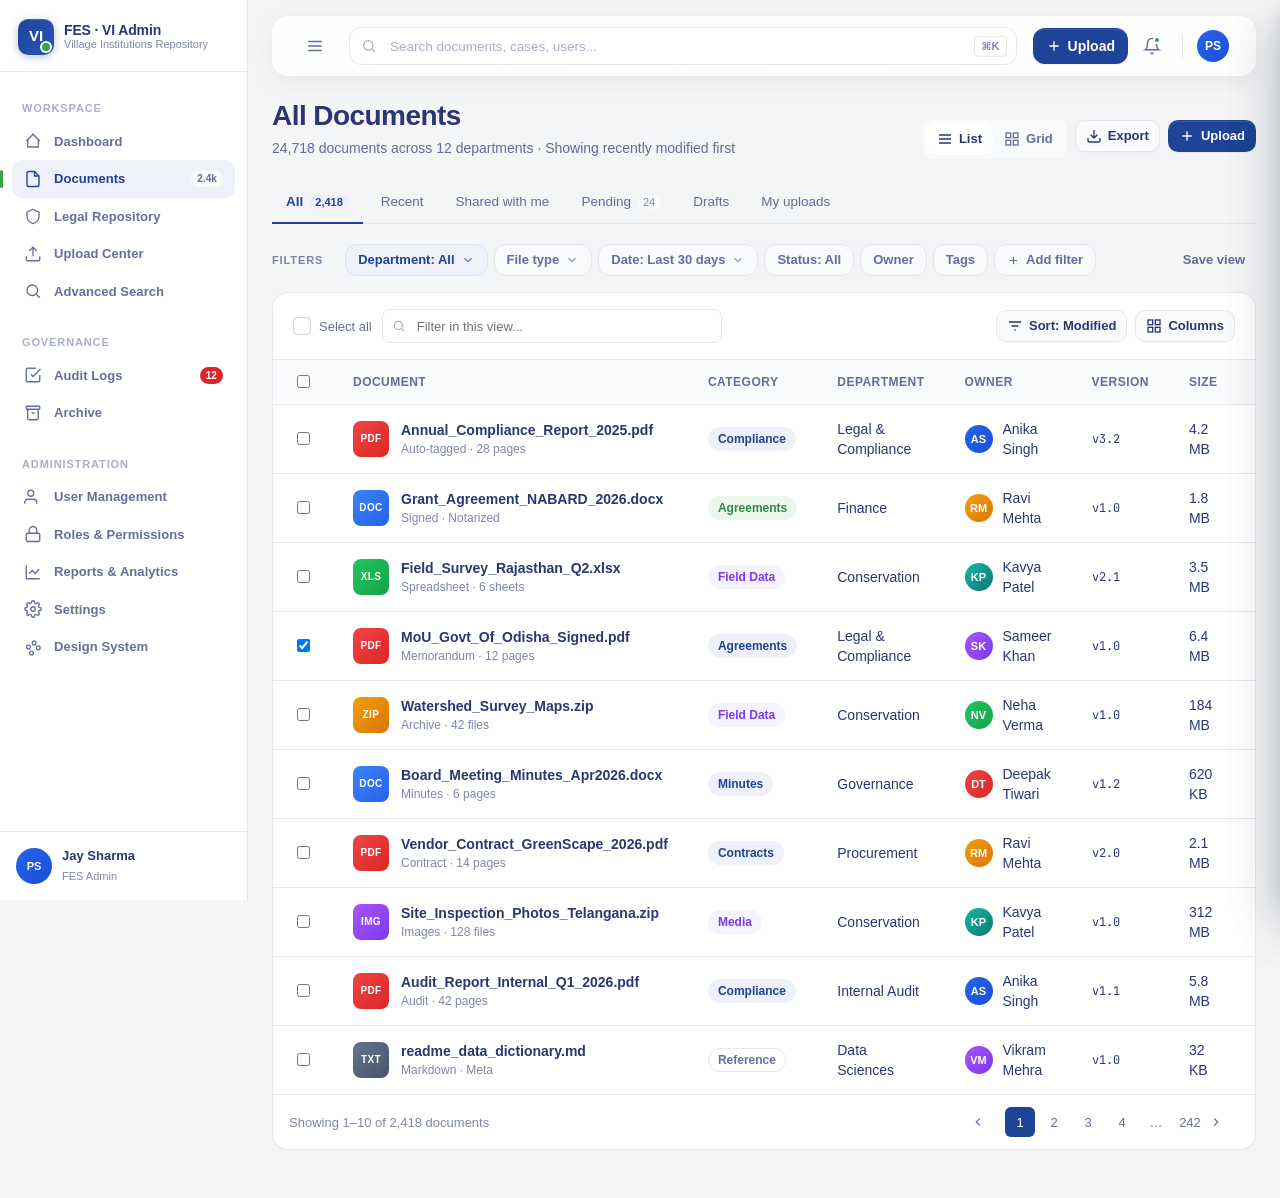
<file: documents.html>
<!DOCTYPE html>
<html lang="en">
<head>
<meta charset="UTF-8" />
<meta name="viewport" content="width=device-width, initial-scale=1.0" />
<title>Documents · FES VI Admin</title>
<link rel="stylesheet" href="assets/css/styles.css" />
</head>
<body>
<div class="app">

  <aside class="sidebar">
    <div class="sb-brand"><div class="sb-logo">VI</div><div class="sb-brand-text"><strong>FES · VI Admin</strong><span>Village Institutions Repository</span></div></div>
    <div class="sb-scroll">
      <div class="sb-section">
        <div class="sb-section-title">Workspace</div>
        <a href="index.html" class="nav-link"><svg viewBox="0 0 24 24" fill="none" stroke="currentColor"><path d="M3 12l9-9 9 9M5 10v10h14V10"/></svg><span class="nav-label">Dashboard</span></a>
        <a href="documents.html" class="nav-link active"><svg viewBox="0 0 24 24" fill="none" stroke="currentColor"><path d="M14 2H6a2 2 0 00-2 2v16a2 2 0 002 2h12a2 2 0 002-2V8z"/><path d="M14 2v6h6"/></svg><span class="nav-label">Documents</span><span class="nav-badge muted">2.4k</span></a>
        <a href="legal.html" class="nav-link"><svg viewBox="0 0 24 24" fill="none" stroke="currentColor"><path d="M12 3l8 4v5c0 5-3.5 9-8 10-4.5-1-8-5-8-10V7l8-4z"/></svg><span class="nav-label">Legal Repository</span></a>
        <a href="documents.html#upload" class="nav-link"><svg viewBox="0 0 24 24" fill="none" stroke="currentColor"><path d="M21 15v4a2 2 0 01-2 2H5a2 2 0 01-2-2v-4M17 8l-5-5-5 5M12 3v12"/></svg><span class="nav-label">Upload Center</span></a>
        <a href="search.html" class="nav-link"><svg viewBox="0 0 24 24" fill="none" stroke="currentColor"><circle cx="11" cy="11" r="7"/><path d="M21 21l-4.3-4.3"/></svg><span class="nav-label">Advanced Search</span></a>
      </div>
      <div class="sb-section">
        <div class="sb-section-title">Governance</div>
        <a href="audit.html" class="nav-link"><svg viewBox="0 0 24 24" fill="none" stroke="currentColor"><path d="M9 11l3 3L22 4"/><path d="M21 12v7a2 2 0 01-2 2H5a2 2 0 01-2-2V5a2 2 0 012-2h11"/></svg><span class="nav-label">Audit Logs</span><span class="nav-badge">12</span></a>
        <a href="archive.html" class="nav-link"><svg viewBox="0 0 24 24" fill="none" stroke="currentColor"><rect x="3" y="3" width="18" height="4" rx="1"/><path d="M5 7v12a2 2 0 002 2h10a2 2 0 002-2V7M10 12h4"/></svg><span class="nav-label">Archive</span></a>
      </div>
      <div class="sb-section">
        <div class="sb-section-title">Administration</div>
        <a href="users.html" class="nav-link"><svg viewBox="0 0 24 24" fill="none" stroke="currentColor"><path d="M17 21v-2a4 4 0 00-4-4H5a4 4 0 00-4 4v2"/><circle cx="9" cy="7" r="4"/></svg><span class="nav-label">User Management</span></a>
        <a href="users.html#roles" class="nav-link"><svg viewBox="0 0 24 24" fill="none" stroke="currentColor"><rect x="3" y="11" width="18" height="11" rx="2"/><path d="M7 11V7a5 5 0 0110 0v4"/></svg><span class="nav-label">Roles &amp; Permissions</span></a>
        <a href="reports.html" class="nav-link"><svg viewBox="0 0 24 24" fill="none" stroke="currentColor"><path d="M3 3v18h18"/><path d="M7 14l4-4 4 4 5-6"/></svg><span class="nav-label">Reports &amp; Analytics</span></a>
        <a href="settings.html" class="nav-link"><svg viewBox="0 0 24 24" fill="none" stroke="currentColor"><circle cx="12" cy="12" r="3"/><path d="M19.4 15a1.7 1.7 0 00.3 1.8l.1.1a2 2 0 11-2.9 2.9l-.1-.1a1.7 1.7 0 00-1.8-.3 1.7 1.7 0 00-1 1.5V21a2 2 0 11-4 0v-.1a1.7 1.7 0 00-1-1.5 1.7 1.7 0 00-1.8.3l-.1.1a2 2 0 11-2.9-2.9l.1-.1a1.7 1.7 0 00.3-1.8 1.7 1.7 0 00-1.5-1H3a2 2 0 110-4h.1a1.7 1.7 0 001.5-1 1.7 1.7 0 00-.3-1.8l-.1-.1a2 2 0 112.9-2.9l.1.1a1.7 1.7 0 001.8.3h0a1.7 1.7 0 001-1.5V3a2 2 0 014 0v.1a1.7 1.7 0 001 1.5h0a1.7 1.7 0 001.8-.3l.1-.1a2 2 0 112.9 2.9l-.1.1a1.7 1.7 0 00-.3 1.8v0a1.7 1.7 0 001.5 1H21a2 2 0 010 4h-.1a1.7 1.7 0 00-1.5 1z"/></svg><span class="nav-label">Settings</span></a>
        <a href="design-system.html" class="nav-link"><svg viewBox="0 0 24 24" fill="none" stroke="currentColor"><circle cx="13.5" cy="6.5" r="2.5"/><circle cx="19" cy="13" r="2.5"/><circle cx="6" cy="12" r="2.5"/><circle cx="10" cy="20" r="2.5"/></svg><span class="nav-label">Design System</span></a>
      </div>
    </div>
    <div class="sb-foot"><div class="avatar c1">PS</div><div class="sb-foot-info"><strong>Jay Sharma</strong><span>FES Admin</span></div></div>
  </aside>

  <div class="main">
    <!-- TOPBAR · Floating glass header -->
    <header class="topbar">
      <button class="tb-collapse" data-collapse aria-label="Toggle sidebar">
        <svg width="18" height="18" viewBox="0 0 24 24" fill="none" stroke="currentColor" stroke-width="2"><path d="M3 6h18M3 12h18M3 18h18"/></svg>
      </button>

      <div class="tb-search">
        <svg viewBox="0 0 24 24" fill="none" stroke="currentColor" stroke-width="2"><circle cx="11" cy="11" r="7"/><path d="M21 21l-4.3-4.3"/></svg>
        <input placeholder="Search documents, cases, users..." />
        <kbd>⌘K</kbd>
      </div>

      <div class="tb-actions">
        <button class="btn btn-primary" data-open-drawer="upload-drawer">
          <svg viewBox="0 0 24 24" fill="none" stroke="currentColor" stroke-width="2"><path d="M12 5v14M5 12h14"/></svg>
          Upload
        </button>
        <button class="tb-icon-btn" title="Notifications" data-open-drawer="notif-drawer">
          <svg width="18" height="18" viewBox="0 0 24 24" fill="none" stroke="currentColor" stroke-width="2"><path d="M18 8a6 6 0 10-12 0c0 7-3 9-3 9h18s-3-2-3-9M13.7 21a2 2 0 01-3.4 0"/></svg>
          <span class="dot"></span>
        </button>
        <div class="tb-sep"></div>
        <button class="tb-avatar-btn" title="Account">
          <span class="avatar c1">PS</span>
        </button>
      </div>
    </header>

    <main class="page">
      <div class="page-head">
        <div>
          <h1>All Documents</h1>
          <p>24,718 documents across 12 departments · Showing recently modified first</p>
        </div>
        <div class="actions">
          <div style="display:inline-flex; padding:3px; background:var(--surface-2); border-radius:8px;">
            <button class="btn btn-sm" style="background:#fff; box-shadow:var(--sh-1);">
              <svg viewBox="0 0 24 24" fill="none" stroke="currentColor" stroke-width="2"><path d="M3 6h18M3 12h18M3 18h18"/></svg>
              List
            </button>
            <button class="btn btn-sm btn-ghost">
              <svg viewBox="0 0 24 24" fill="none" stroke="currentColor" stroke-width="2"><rect x="3" y="3" width="7" height="7"/><rect x="14" y="3" width="7" height="7"/><rect x="3" y="14" width="7" height="7"/><rect x="14" y="14" width="7" height="7"/></svg>
              Grid
            </button>
          </div>
          <button class="btn btn-secondary btn-sm"><svg viewBox="0 0 24 24" fill="none" stroke="currentColor" stroke-width="2"><path d="M21 15v4a2 2 0 01-2 2H5a2 2 0 01-2-2v-4M7 10l5 5 5-5M12 15V3"/></svg>Export</button>
          <button class="btn btn-primary btn-sm" data-open-drawer="upload-drawer"><svg viewBox="0 0 24 24" fill="none" stroke="currentColor" stroke-width="2"><path d="M12 5v14M5 12h14"/></svg>Upload</button>
        </div>
      </div>

      <!-- Tabs -->
      <div class="tabs" data-tabs>
        <button class="tab active">All<span class="count">2,418</span></button>
        <button class="tab">Recent</button>
        <button class="tab">Shared with me</button>
        <button class="tab">Pending<span class="count">24</span></button>
        <button class="tab">Drafts</button>
        <button class="tab">My uploads</button>
      </div>

      <!-- Filter chips -->
      <div class="row mb-4" style="align-items:center; flex-wrap:wrap;">
        <span class="overline" style="margin-right:6px;">Filters</span>
        <div class="chips">
          <button class="chip active" data-toggle>Department: All
            <svg class="x" viewBox="0 0 24 24" fill="none" stroke="currentColor" stroke-width="2"><path d="M6 9l6 6 6-6"/></svg>
          </button>
          <button class="chip" data-toggle>File type
            <svg class="x" viewBox="0 0 24 24" fill="none" stroke="currentColor" stroke-width="2"><path d="M6 9l6 6 6-6"/></svg>
          </button>
          <button class="chip" data-toggle>Date: Last 30 days
            <svg class="x" viewBox="0 0 24 24" fill="none" stroke="currentColor" stroke-width="2"><path d="M6 9l6 6 6-6"/></svg>
          </button>
          <button class="chip" data-toggle>Status: All</button>
          <button class="chip" data-toggle>Owner</button>
          <button class="chip" data-toggle>Tags</button>
          <button class="chip" data-toggle>
            <svg width="13" height="13" viewBox="0 0 24 24" fill="none" stroke="currentColor" stroke-width="2"><path d="M12 5v14M5 12h14"/></svg>
            Add filter
          </button>
        </div>
        <button class="btn btn-ghost btn-sm" style="margin-left:auto;">Save view</button>
      </div>

      <!-- Table -->
      <div class="table-wrap">
        <div class="table-toolbar">
          <label style="display:flex; align-items:center; gap:8px; font-size:13px; color:var(--text-muted);"><span class="check-box"></span>Select all</label>
          <div class="search-mini">
            <svg viewBox="0 0 24 24" fill="none" stroke="currentColor" stroke-width="2"><circle cx="11" cy="11" r="7"/><path d="M21 21l-4.3-4.3"/></svg>
            <input placeholder="Filter in this view..." />
          </div>
          <div class="toolbar-right">
            <button class="btn btn-secondary btn-sm"><svg viewBox="0 0 24 24" fill="none" stroke="currentColor" stroke-width="2"><path d="M3 6h18M7 12h10M11 18h2"/></svg>Sort: Modified</button>
            <button class="btn btn-secondary btn-sm"><svg viewBox="0 0 24 24" fill="none" stroke="currentColor" stroke-width="2"><rect x="3" y="3" width="7" height="7"/><rect x="14" y="3" width="7" height="7"/><rect x="3" y="14" width="7" height="7"/><rect x="14" y="14" width="7" height="7"/></svg>Columns</button>
          </div>
        </div>

        <table class="data">
          <thead>
            <tr>
              <th class="check"><input type="checkbox" /></th>
              <th>Document</th>
              <th>Category</th>
              <th>Department</th>
              <th>Owner</th>
              <th>Version</th>
              <th>Size</th>
              <th>Status</th>
              <th>Modified</th>
              <th></th>
            </tr>
          </thead>
          <tbody>
            <tr>
              <td><input type="checkbox" /></td>
              <td><div class="cell-file"><div class="file-icon pdf">PDF</div><div><div class="name" data-open-drawer="preview-drawer" style="cursor:pointer;">Annual_Compliance_Report_2025.pdf</div><div class="meta">Auto-tagged · 28 pages</div></div></div></td>
              <td><span class="badge badge-primary">Compliance</span></td>
              <td>Legal &amp; Compliance</td>
              <td><div class="cell-user"><span class="avatar c1">AS</span> Anika Singh</div></td>
              <td class="mono" style="font-size:12px;">v3.2</td>
              <td>4.2 MB</td>
              <td><span class="badge badge-success"><span class="dot"></span>Approved</span></td>
              <td class="muted">2 min ago</td>
              <td>
                <div class="row-actions">
                  <button class="tb-icon-btn" data-open-drawer="preview-drawer" title="Preview"><svg width="16" height="16" viewBox="0 0 24 24" fill="none" stroke="currentColor" stroke-width="2"><path d="M1 12s4-8 11-8 11 8 11 8-4 8-11 8-11-8-11-8z"/><circle cx="12" cy="12" r="3"/></svg></button>
                  <button class="tb-icon-btn" title="Download"><svg width="16" height="16" viewBox="0 0 24 24" fill="none" stroke="currentColor" stroke-width="2"><path d="M21 15v4a2 2 0 01-2 2H5a2 2 0 01-2-2v-4M7 10l5 5 5-5M12 15V3"/></svg></button>
                  <button class="tb-icon-btn" title="More"><svg width="16" height="16" viewBox="0 0 24 24" fill="none" stroke="currentColor" stroke-width="2"><circle cx="12" cy="12" r="1"/><circle cx="19" cy="12" r="1"/><circle cx="5" cy="12" r="1"/></svg></button>
                </div>
              </td>
            </tr>
            <tr>
              <td><input type="checkbox" /></td>
              <td><div class="cell-file"><div class="file-icon doc">DOC</div><div><div class="name">Grant_Agreement_NABARD_2026.docx</div><div class="meta">Signed · Notarized</div></div></div></td>
              <td><span class="badge badge-accent">Agreements</span></td>
              <td>Finance</td>
              <td><div class="cell-user"><span class="avatar c3">RM</span> Ravi Mehta</div></td>
              <td class="mono" style="font-size:12px;">v1.0</td>
              <td>1.8 MB</td>
              <td><span class="badge badge-warning"><span class="dot"></span>Pending</span></td>
              <td class="muted">18 min ago</td>
              <td><div class="row-actions"><button class="tb-icon-btn"><svg width="16" height="16" viewBox="0 0 24 24" fill="none" stroke="currentColor" stroke-width="2"><path d="M1 12s4-8 11-8 11 8 11 8-4 8-11 8-11-8-11-8z"/><circle cx="12" cy="12" r="3"/></svg></button><button class="tb-icon-btn"><svg width="16" height="16" viewBox="0 0 24 24" fill="none" stroke="currentColor" stroke-width="2"><path d="M21 15v4a2 2 0 01-2 2H5a2 2 0 01-2-2v-4M7 10l5 5 5-5M12 15V3"/></svg></button><button class="tb-icon-btn"><svg width="16" height="16" viewBox="0 0 24 24" fill="none" stroke="currentColor" stroke-width="2"><circle cx="12" cy="12" r="1"/><circle cx="19" cy="12" r="1"/><circle cx="5" cy="12" r="1"/></svg></button></div></td>
            </tr>
            <tr>
              <td><input type="checkbox" /></td>
              <td><div class="cell-file"><div class="file-icon xls">XLS</div><div><div class="name">Field_Survey_Rajasthan_Q2.xlsx</div><div class="meta">Spreadsheet · 6 sheets</div></div></div></td>
              <td><span class="badge badge-purple">Field Data</span></td>
              <td>Conservation</td>
              <td><div class="cell-user"><span class="avatar c2">KP</span> Kavya Patel</div></td>
              <td class="mono" style="font-size:12px;">v2.1</td>
              <td>3.5 MB</td>
              <td><span class="badge badge-info"><span class="dot"></span>In review</span></td>
              <td class="muted">1 hr ago</td>
              <td><div class="row-actions"><button class="tb-icon-btn"><svg width="16" height="16" viewBox="0 0 24 24" fill="none" stroke="currentColor" stroke-width="2"><path d="M1 12s4-8 11-8 11 8 11 8-4 8-11 8-11-8-11-8z"/><circle cx="12" cy="12" r="3"/></svg></button><button class="tb-icon-btn"><svg width="16" height="16" viewBox="0 0 24 24" fill="none" stroke="currentColor" stroke-width="2"><path d="M21 15v4a2 2 0 01-2 2H5a2 2 0 01-2-2v-4M7 10l5 5 5-5M12 15V3"/></svg></button><button class="tb-icon-btn"><svg width="16" height="16" viewBox="0 0 24 24" fill="none" stroke="currentColor" stroke-width="2"><circle cx="12" cy="12" r="1"/><circle cx="19" cy="12" r="1"/><circle cx="5" cy="12" r="1"/></svg></button></div></td>
            </tr>
            <tr>
              <td><input type="checkbox" checked /></td>
              <td><div class="cell-file"><div class="file-icon pdf">PDF</div><div><div class="name">MoU_Govt_Of_Odisha_Signed.pdf</div><div class="meta">Memorandum · 12 pages</div></div></div></td>
              <td><span class="badge badge-primary">Agreements</span></td>
              <td>Legal &amp; Compliance</td>
              <td><div class="cell-user"><span class="avatar c4">SK</span> Sameer Khan</div></td>
              <td class="mono" style="font-size:12px;">v1.0</td>
              <td>6.4 MB</td>
              <td><span class="badge badge-success"><span class="dot"></span>Approved</span></td>
              <td class="muted">3 hr ago</td>
              <td><div class="row-actions"><button class="tb-icon-btn"><svg width="16" height="16" viewBox="0 0 24 24" fill="none" stroke="currentColor" stroke-width="2"><path d="M1 12s4-8 11-8 11 8 11 8-4 8-11 8-11-8-11-8z"/><circle cx="12" cy="12" r="3"/></svg></button><button class="tb-icon-btn"><svg width="16" height="16" viewBox="0 0 24 24" fill="none" stroke="currentColor" stroke-width="2"><path d="M21 15v4a2 2 0 01-2 2H5a2 2 0 01-2-2v-4M7 10l5 5 5-5M12 15V3"/></svg></button><button class="tb-icon-btn"><svg width="16" height="16" viewBox="0 0 24 24" fill="none" stroke="currentColor" stroke-width="2"><circle cx="12" cy="12" r="1"/><circle cx="19" cy="12" r="1"/><circle cx="5" cy="12" r="1"/></svg></button></div></td>
            </tr>
            <tr>
              <td><input type="checkbox" /></td>
              <td><div class="cell-file"><div class="file-icon zip">ZIP</div><div><div class="name">Watershed_Survey_Maps.zip</div><div class="meta">Archive · 42 files</div></div></div></td>
              <td><span class="badge badge-purple">Field Data</span></td>
              <td>Conservation</td>
              <td><div class="cell-user"><span class="avatar c6">NV</span> Neha Verma</div></td>
              <td class="mono" style="font-size:12px;">v1.0</td>
              <td>184 MB</td>
              <td><span class="badge badge-outline">Draft</span></td>
              <td class="muted">Yesterday</td>
              <td><div class="row-actions"><button class="tb-icon-btn"><svg width="16" height="16" viewBox="0 0 24 24" fill="none" stroke="currentColor" stroke-width="2"><path d="M1 12s4-8 11-8 11 8 11 8-4 8-11 8-11-8-11-8z"/><circle cx="12" cy="12" r="3"/></svg></button><button class="tb-icon-btn"><svg width="16" height="16" viewBox="0 0 24 24" fill="none" stroke="currentColor" stroke-width="2"><path d="M21 15v4a2 2 0 01-2 2H5a2 2 0 01-2-2v-4M7 10l5 5 5-5M12 15V3"/></svg></button><button class="tb-icon-btn"><svg width="16" height="16" viewBox="0 0 24 24" fill="none" stroke="currentColor" stroke-width="2"><circle cx="12" cy="12" r="1"/><circle cx="19" cy="12" r="1"/><circle cx="5" cy="12" r="1"/></svg></button></div></td>
            </tr>
            <tr>
              <td><input type="checkbox" /></td>
              <td><div class="cell-file"><div class="file-icon doc">DOC</div><div><div class="name">Board_Meeting_Minutes_Apr2026.docx</div><div class="meta">Minutes · 6 pages</div></div></div></td>
              <td><span class="badge badge-info">Minutes</span></td>
              <td>Governance</td>
              <td><div class="cell-user"><span class="avatar c5">DT</span> Deepak Tiwari</div></td>
              <td class="mono" style="font-size:12px;">v1.2</td>
              <td>620 KB</td>
              <td><span class="badge badge-success"><span class="dot"></span>Approved</span></td>
              <td class="muted">2 days ago</td>
              <td><div class="row-actions"><button class="tb-icon-btn"><svg width="16" height="16" viewBox="0 0 24 24" fill="none" stroke="currentColor" stroke-width="2"><path d="M1 12s4-8 11-8 11 8 11 8-4 8-11 8-11-8-11-8z"/><circle cx="12" cy="12" r="3"/></svg></button><button class="tb-icon-btn"><svg width="16" height="16" viewBox="0 0 24 24" fill="none" stroke="currentColor" stroke-width="2"><path d="M21 15v4a2 2 0 01-2 2H5a2 2 0 01-2-2v-4M7 10l5 5 5-5M12 15V3"/></svg></button><button class="tb-icon-btn"><svg width="16" height="16" viewBox="0 0 24 24" fill="none" stroke="currentColor" stroke-width="2"><circle cx="12" cy="12" r="1"/><circle cx="19" cy="12" r="1"/><circle cx="5" cy="12" r="1"/></svg></button></div></td>
            </tr>
            <tr>
              <td><input type="checkbox" /></td>
              <td><div class="cell-file"><div class="file-icon pdf">PDF</div><div><div class="name">Vendor_Contract_GreenScape_2026.pdf</div><div class="meta">Contract · 14 pages</div></div></div></td>
              <td><span class="badge badge-primary">Contracts</span></td>
              <td>Procurement</td>
              <td><div class="cell-user"><span class="avatar c3">RM</span> Ravi Mehta</div></td>
              <td class="mono" style="font-size:12px;">v2.0</td>
              <td>2.1 MB</td>
              <td><span class="badge badge-warning"><span class="dot"></span>Pending</span></td>
              <td class="muted">2 days ago</td>
              <td><div class="row-actions"><button class="tb-icon-btn"><svg width="16" height="16" viewBox="0 0 24 24" fill="none" stroke="currentColor" stroke-width="2"><path d="M1 12s4-8 11-8 11 8 11 8-4 8-11 8-11-8-11-8z"/><circle cx="12" cy="12" r="3"/></svg></button><button class="tb-icon-btn"><svg width="16" height="16" viewBox="0 0 24 24" fill="none" stroke="currentColor" stroke-width="2"><path d="M21 15v4a2 2 0 01-2 2H5a2 2 0 01-2-2v-4M7 10l5 5 5-5M12 15V3"/></svg></button><button class="tb-icon-btn"><svg width="16" height="16" viewBox="0 0 24 24" fill="none" stroke="currentColor" stroke-width="2"><circle cx="12" cy="12" r="1"/><circle cx="19" cy="12" r="1"/><circle cx="5" cy="12" r="1"/></svg></button></div></td>
            </tr>
            <tr>
              <td><input type="checkbox" /></td>
              <td><div class="cell-file"><div class="file-icon img">IMG</div><div><div class="name">Site_Inspection_Photos_Telangana.zip</div><div class="meta">Images · 128 files</div></div></div></td>
              <td><span class="badge badge-purple">Media</span></td>
              <td>Conservation</td>
              <td><div class="cell-user"><span class="avatar c2">KP</span> Kavya Patel</div></td>
              <td class="mono" style="font-size:12px;">v1.0</td>
              <td>312 MB</td>
              <td><span class="badge badge-success"><span class="dot"></span>Approved</span></td>
              <td class="muted">3 days ago</td>
              <td><div class="row-actions"><button class="tb-icon-btn"><svg width="16" height="16" viewBox="0 0 24 24" fill="none" stroke="currentColor" stroke-width="2"><path d="M1 12s4-8 11-8 11 8 11 8-4 8-11 8-11-8-11-8z"/><circle cx="12" cy="12" r="3"/></svg></button><button class="tb-icon-btn"><svg width="16" height="16" viewBox="0 0 24 24" fill="none" stroke="currentColor" stroke-width="2"><path d="M21 15v4a2 2 0 01-2 2H5a2 2 0 01-2-2v-4M7 10l5 5 5-5M12 15V3"/></svg></button><button class="tb-icon-btn"><svg width="16" height="16" viewBox="0 0 24 24" fill="none" stroke="currentColor" stroke-width="2"><circle cx="12" cy="12" r="1"/><circle cx="19" cy="12" r="1"/><circle cx="5" cy="12" r="1"/></svg></button></div></td>
            </tr>
            <tr>
              <td><input type="checkbox" /></td>
              <td><div class="cell-file"><div class="file-icon pdf">PDF</div><div><div class="name">Audit_Report_Internal_Q1_2026.pdf</div><div class="meta">Audit · 42 pages</div></div></div></td>
              <td><span class="badge badge-primary">Compliance</span></td>
              <td>Internal Audit</td>
              <td><div class="cell-user"><span class="avatar c1">AS</span> Anika Singh</div></td>
              <td class="mono" style="font-size:12px;">v1.1</td>
              <td>5.8 MB</td>
              <td><span class="badge badge-success"><span class="dot"></span>Approved</span></td>
              <td class="muted">4 days ago</td>
              <td><div class="row-actions"><button class="tb-icon-btn"><svg width="16" height="16" viewBox="0 0 24 24" fill="none" stroke="currentColor" stroke-width="2"><path d="M1 12s4-8 11-8 11 8 11 8-4 8-11 8-11-8-11-8z"/><circle cx="12" cy="12" r="3"/></svg></button><button class="tb-icon-btn"><svg width="16" height="16" viewBox="0 0 24 24" fill="none" stroke="currentColor" stroke-width="2"><path d="M21 15v4a2 2 0 01-2 2H5a2 2 0 01-2-2v-4M7 10l5 5 5-5M12 15V3"/></svg></button><button class="tb-icon-btn"><svg width="16" height="16" viewBox="0 0 24 24" fill="none" stroke="currentColor" stroke-width="2"><circle cx="12" cy="12" r="1"/><circle cx="19" cy="12" r="1"/><circle cx="5" cy="12" r="1"/></svg></button></div></td>
            </tr>
            <tr>
              <td><input type="checkbox" /></td>
              <td><div class="cell-file"><div class="file-icon txt">TXT</div><div><div class="name">readme_data_dictionary.md</div><div class="meta">Markdown · Meta</div></div></div></td>
              <td><span class="badge badge-outline">Reference</span></td>
              <td>Data Sciences</td>
              <td><div class="cell-user"><span class="avatar c4">VM</span> Vikram Mehra</div></td>
              <td class="mono" style="font-size:12px;">v1.0</td>
              <td>32 KB</td>
              <td><span class="badge badge-outline">Draft</span></td>
              <td class="muted">1 week ago</td>
              <td><div class="row-actions"><button class="tb-icon-btn"><svg width="16" height="16" viewBox="0 0 24 24" fill="none" stroke="currentColor" stroke-width="2"><path d="M1 12s4-8 11-8 11 8 11 8-4 8-11 8-11-8-11-8z"/><circle cx="12" cy="12" r="3"/></svg></button><button class="tb-icon-btn"><svg width="16" height="16" viewBox="0 0 24 24" fill="none" stroke="currentColor" stroke-width="2"><path d="M21 15v4a2 2 0 01-2 2H5a2 2 0 01-2-2v-4M7 10l5 5 5-5M12 15V3"/></svg></button><button class="tb-icon-btn"><svg width="16" height="16" viewBox="0 0 24 24" fill="none" stroke="currentColor" stroke-width="2"><circle cx="12" cy="12" r="1"/><circle cx="19" cy="12" r="1"/><circle cx="5" cy="12" r="1"/></svg></button></div></td>
            </tr>
          </tbody>
        </table>

        <div class="pagination">
          <span>Showing 1–10 of 2,418 documents</span>
          <div class="pages">
            <button>
              <svg width="14" height="14" viewBox="0 0 24 24" fill="none" stroke="currentColor" stroke-width="2"><path d="M15 18l-6-6 6-6"/></svg>
            </button>
            <button class="active">1</button>
            <button>2</button>
            <button>3</button>
            <button>4</button>
            <button>…</button>
            <button>242</button>
            <button>
              <svg width="14" height="14" viewBox="0 0 24 24" fill="none" stroke="currentColor" stroke-width="2"><path d="M9 18l6-6-6-6"/></svg>
            </button>
          </div>
        </div>
      </div>

    </main>
  </div>
</div>

<!-- Document preview drawer -->
<div class="drawer-overlay" data-for="preview-drawer"></div>
<aside class="drawer" id="preview-drawer" style="width:560px;">
  <div class="drawer-head">
    <div style="display:flex; gap:12px; align-items:center;">
      <div class="file-icon pdf" style="width:40px; height:40px;">PDF</div>
      <div><h3 style="font-size:15px;">Annual_Compliance_Report_2025.pdf</h3><div class="caption">4.2 MB · v3.2 · Modified 2 min ago</div></div>
    </div>
    <button class="tb-icon-btn" data-close-drawer><svg width="18" height="18" viewBox="0 0 24 24" fill="none" stroke="currentColor" stroke-width="2"><path d="M18 6L6 18M6 6l12 12"/></svg></button>
  </div>
  <div data-tabs class="tabs" style="margin: 0 20px;">
    <button class="tab active">Preview</button>
    <button class="tab">Metadata</button>
    <button class="tab">Versions <span class="count">7</span></button>
    <button class="tab">Activity</button>
    <button class="tab">Permissions</button>
  </div>
  <div class="drawer-body" style="padding-top:0; background: var(--surface-2);">
    <!-- Faux PDF preview -->
    <div style="background:#fff; border:1px solid var(--border); border-radius:8px; padding: 28px; box-shadow: var(--sh-2); margin-bottom: 16px;">
      <div style="text-align:center; margin-bottom: 24px;">
        <div style="font-size:11px; letter-spacing: .08em; color:var(--text-soft); text-transform: uppercase;">Foundation for Ecological Security</div>
        <h2 style="font-size:18px; margin: 8px 0 4px;">Annual Compliance Report 2025</h2>
        <div class="caption">Filed under section 12A of Income Tax Act, 1961</div>
      </div>
      <div style="font-size:12px; line-height:1.6; color:var(--text-muted);">
        <p><strong style="color:var(--text);">1. Executive Summary</strong><br/>
        This report consolidates compliance activities undertaken by FES across all operational verticals during the financial year 2024–25. We engaged with 12 state-level institutions and ensured adherence to FCRA, CSR and ecological-governance norms across 642 projects…</p>
        <p style="margin-top:12px;"><strong style="color:var(--text);">2. Regulatory Audits</strong><br/>
        Six external audits were completed during the period. All audits returned satisfactory ratings, with two highlighting opportunities for additional disclosures on inter-state grants…</p>
        <p style="margin-top:12px;"><strong style="color:var(--text);">3. Risk Register</strong><br/>
        The legal team has refreshed the risk register with 14 new entries. Of these, 3 are categorized as high priority and have been escalated to the executive committee…</p>
      </div>
      <div style="text-align:center; margin-top: 28px; color:var(--text-soft); font-size:11px;">Page 1 of 28</div>
    </div>

    <!-- Quick metadata strip -->
    <div class="card" style="background:#fff;">
      <div class="card-body">
        <h4 style="margin-bottom:12px;">Quick metadata</h4>
        <div class="grid-2" style="gap:14px 24px;">
          <div><div class="caption">Owner</div><strong style="font-size:13.5px;">Anika Singh</strong></div>
          <div><div class="caption">Department</div><strong style="font-size:13.5px;">Legal &amp; Compliance</strong></div>
          <div><div class="caption">Category</div><strong style="font-size:13.5px;">Compliance · Reports</strong></div>
          <div><div class="caption">Confidentiality</div><strong style="font-size:13.5px;">Restricted · L3</strong></div>
          <div><div class="caption">Retention</div><strong style="font-size:13.5px;">Permanent</strong></div>
          <div><div class="caption">Document ID</div><strong class="mono" style="font-size:12.5px;">FES-LEG-2025-0142</strong></div>
        </div>
        <div class="divider"></div>
        <div class="caption" style="margin-bottom: 6px;">Tags</div>
        <div class="chips">
          <span class="chip active">compliance</span>
          <span class="chip">audit</span>
          <span class="chip">FY25</span>
          <span class="chip">board-approved</span>
        </div>
      </div>
    </div>
  </div>
  <div class="drawer-foot">
    <button class="btn btn-secondary"><svg viewBox="0 0 24 24" fill="none" stroke="currentColor" stroke-width="2"><rect x="3" y="3" width="18" height="4" rx="1"/><path d="M5 7v12a2 2 0 002 2h10a2 2 0 002-2V7"/></svg>Archive</button>
    <button class="btn btn-secondary"><svg viewBox="0 0 24 24" fill="none" stroke="currentColor" stroke-width="2"><path d="M21 15v4a2 2 0 01-2 2H5a2 2 0 01-2-2v-4M7 10l5 5 5-5M12 15V3"/></svg>Download</button>
    <button class="btn btn-primary">Open full view</button>
  </div>
</aside>

<!-- Upload drawer (re-used) -->
<div class="drawer-overlay" data-for="upload-drawer"></div>
<aside class="drawer" id="upload-drawer">
  <div class="drawer-head"><div><h3>Upload Documents</h3><div class="caption">Drag &amp; drop or bulk upload</div></div><button class="tb-icon-btn" data-close-drawer><svg width="18" height="18" viewBox="0 0 24 24" fill="none" stroke="currentColor" stroke-width="2"><path d="M18 6L6 18M6 6l12 12"/></svg></button></div>
  <div class="drawer-body">
    <div class="dropzone">
      <div class="icon"><svg width="22" height="22" viewBox="0 0 24 24" fill="none" stroke="currentColor" stroke-width="2"><path d="M21 15v4a2 2 0 01-2 2H5a2 2 0 01-2-2v-4M17 8l-5-5-5 5M12 3v12"/></svg></div>
      <h4>Drop files here, or click to browse</h4>
      <p>Max file size 200 MB · Bulk upload up to 50 files</p>
    </div>

    <h4 style="margin: 20px 0 10px;">Queue · 3 files</h4>
    <div class="stack" style="gap:10px;">
      <div class="card" style="padding: 12px 14px;">
        <div class="between" style="margin-bottom: 6px;">
          <div style="display:flex; gap:10px; align-items:center;">
            <div class="file-icon pdf" style="width:28px; height:28px; font-size:9px;">PDF</div>
            <div><strong style="font-size:13px;">Contract_Vendor_GreenScape.pdf</strong><div class="caption">2.1 MB</div></div>
          </div>
          <span class="badge badge-success"><span class="dot"></span>Complete</span>
        </div>
        <div class="progress"><span style="width:100%; background:var(--success);"></span></div>
      </div>
      <div class="card" style="padding: 12px 14px;">
        <div class="between" style="margin-bottom: 6px;">
          <div style="display:flex; gap:10px; align-items:center;">
            <div class="file-icon doc" style="width:28px; height:28px; font-size:9px;">DOC</div>
            <div><strong style="font-size:13px;">Annual_Report_Draft_v3.docx</strong><div class="caption">1.8 MB · 64%</div></div>
          </div>
          <span class="badge badge-info"><span class="dot"></span>Uploading</span>
        </div>
        <div class="progress"><span style="width:64%;"></span></div>
      </div>
      <div class="card" style="padding: 12px 14px;">
        <div class="between" style="margin-bottom: 6px;">
          <div style="display:flex; gap:10px; align-items:center;">
            <div class="file-icon xls" style="width:28px; height:28px; font-size:9px;">XLS</div>
            <div><strong style="font-size:13px;">Budget_FY2026.xlsx</strong><div class="caption">3.5 MB · Queued</div></div>
          </div>
          <span class="badge badge-outline">Waiting</span>
        </div>
        <div class="progress"><span style="width:0%;"></span></div>
      </div>
    </div>
  </div>
  <div class="drawer-foot">
    <button class="btn btn-secondary" data-close-drawer>Cancel</button>
    <button class="btn btn-primary">Continue with metadata →</button>
  </div>
</aside>

<script src="assets/js/app.js"></script>
</body>
</html>
</file>
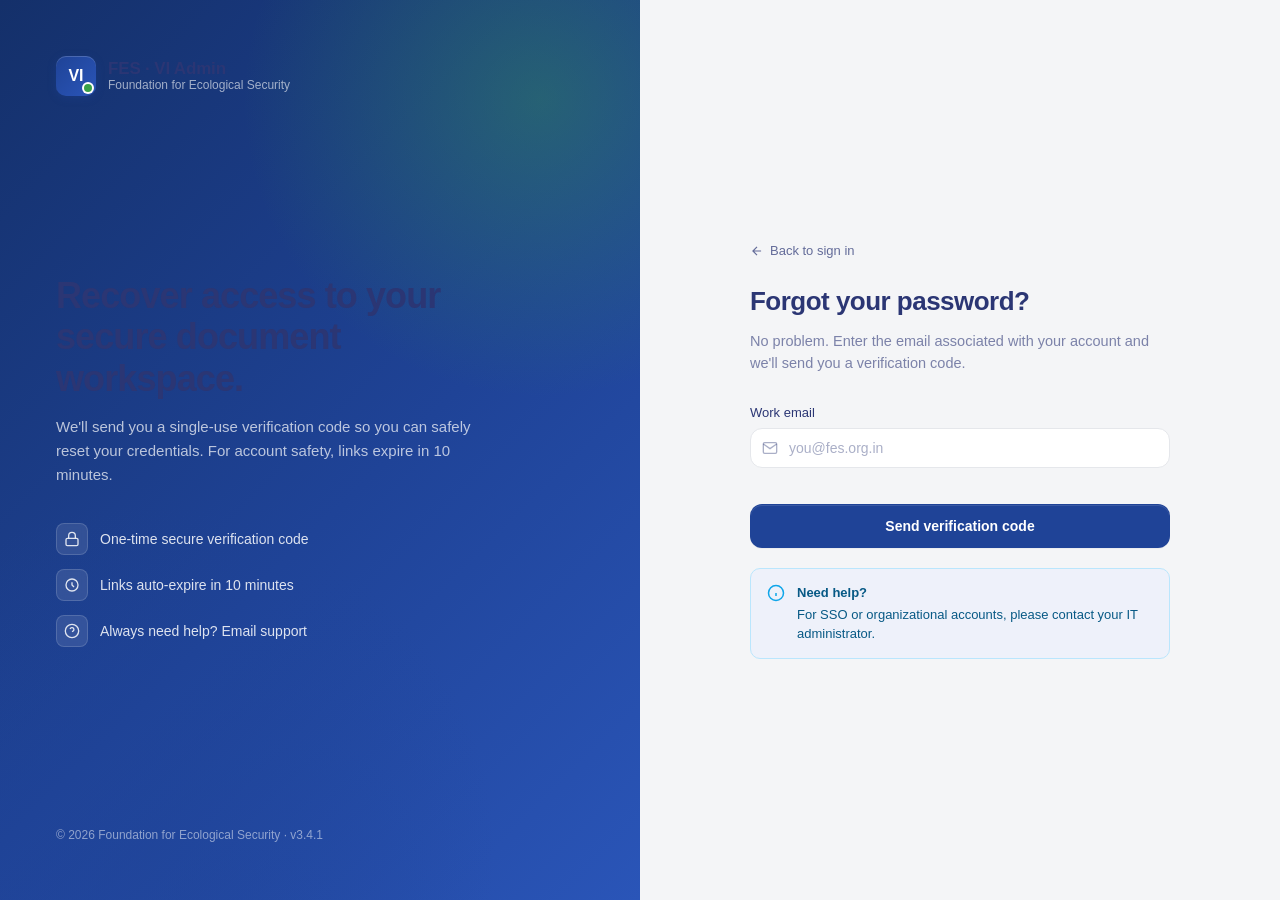
<file: forgot.html>
<!DOCTYPE html>
<html lang="en">
<head>
<meta charset="UTF-8" />
<meta name="viewport" content="width=device-width, initial-scale=1.0" />
<title>Reset password · FES VI Admin</title>
<link rel="stylesheet" href="assets/css/styles.css" />
</head>
<body>
<div class="auth">
  <aside class="auth-side">
    <div class="brand">
      <div class="sb-logo">VI</div>
      <div class="sb-brand-text">
        <strong>FES · VI Admin</strong>
        <span>Foundation for Ecological Security</span>
      </div>
    </div>
    <div class="auth-illu">
      <h2>Recover access to your secure document workspace.</h2>
      <p>We'll send you a single-use verification code so you can safely reset your credentials. For account safety, links expire in 10 minutes.</p>
      <div class="auth-features">
        <div class="auth-feature"><div class="ic"><svg viewBox="0 0 24 24" fill="none" stroke="currentColor" stroke-width="2"><rect x="3" y="11" width="18" height="11" rx="2"/><path d="M7 11V7a5 5 0 0110 0v4"/></svg></div>One-time secure verification code</div>
        <div class="auth-feature"><div class="ic"><svg viewBox="0 0 24 24" fill="none" stroke="currentColor" stroke-width="2"><path d="M12 8v4l3 3"/><circle cx="12" cy="12" r="9"/></svg></div>Links auto-expire in 10 minutes</div>
        <div class="auth-feature"><div class="ic"><svg viewBox="0 0 24 24" fill="none" stroke="currentColor" stroke-width="2"><circle cx="12" cy="12" r="10"/><path d="M9.1 9a3 3 0 015.83 1c0 2-3 3-3 3M12 17h.01"/></svg></div>Always need help? Email support</div>
      </div>
    </div>
    <div class="auth-foot">© 2026 Foundation for Ecological Security · v3.4.1</div>
  </aside>

  <main class="auth-main">
    <div class="auth-card">
      <a href="login.html" style="display:inline-flex; align-items:center; gap:6px; color:var(--text-muted); font-size:13px; margin-bottom:24px;">
        <svg width="14" height="14" viewBox="0 0 24 24" fill="none" stroke="currentColor" stroke-width="2"><path d="M19 12H5M12 19l-7-7 7-7"/></svg>
        Back to sign in
      </a>

      <h1>Forgot your password?</h1>
      <p class="sub">No problem. Enter the email associated with your account and we'll send you a verification code.</p>

      <form onsubmit="event.preventDefault(); window.location.href='otp.html';">
        <div class="field">
          <label>Work email</label>
          <div class="input-group">
            <span class="leading">
              <svg width="16" height="16" viewBox="0 0 24 24" fill="none" stroke="currentColor" stroke-width="2"><rect x="2" y="4" width="20" height="16" rx="2"/><path d="M22 6l-10 7L2 6"/></svg>
            </span>
            <input class="input" type="email" placeholder="you@fes.org.in" />
          </div>
        </div>

        <button type="submit" class="btn btn-primary btn-lg" style="width:100%; margin-top:20px;">
          Send verification code
        </button>

        <div style="margin-top:20px; padding:14px 16px; background:var(--info-50); border-radius:10px; border:1px solid #BAE6FD; display:flex; gap:12px;">
          <svg width="18" height="18" viewBox="0 0 24 24" fill="none" stroke="#0EA5E9" stroke-width="2" style="flex-shrink:0; margin-top:1px;"><circle cx="12" cy="12" r="10"/><path d="M12 16v-4M12 8h.01"/></svg>
          <div style="font-size:13px; color:#075985;">
            <strong style="display:block; margin-bottom:2px;">Need help?</strong>
            For SSO or organizational accounts, please contact your IT administrator.
          </div>
        </div>
      </form>
    </div>
  </main>
</div>
<script src="assets/js/app.js"></script>
</body>
</html>
</file>
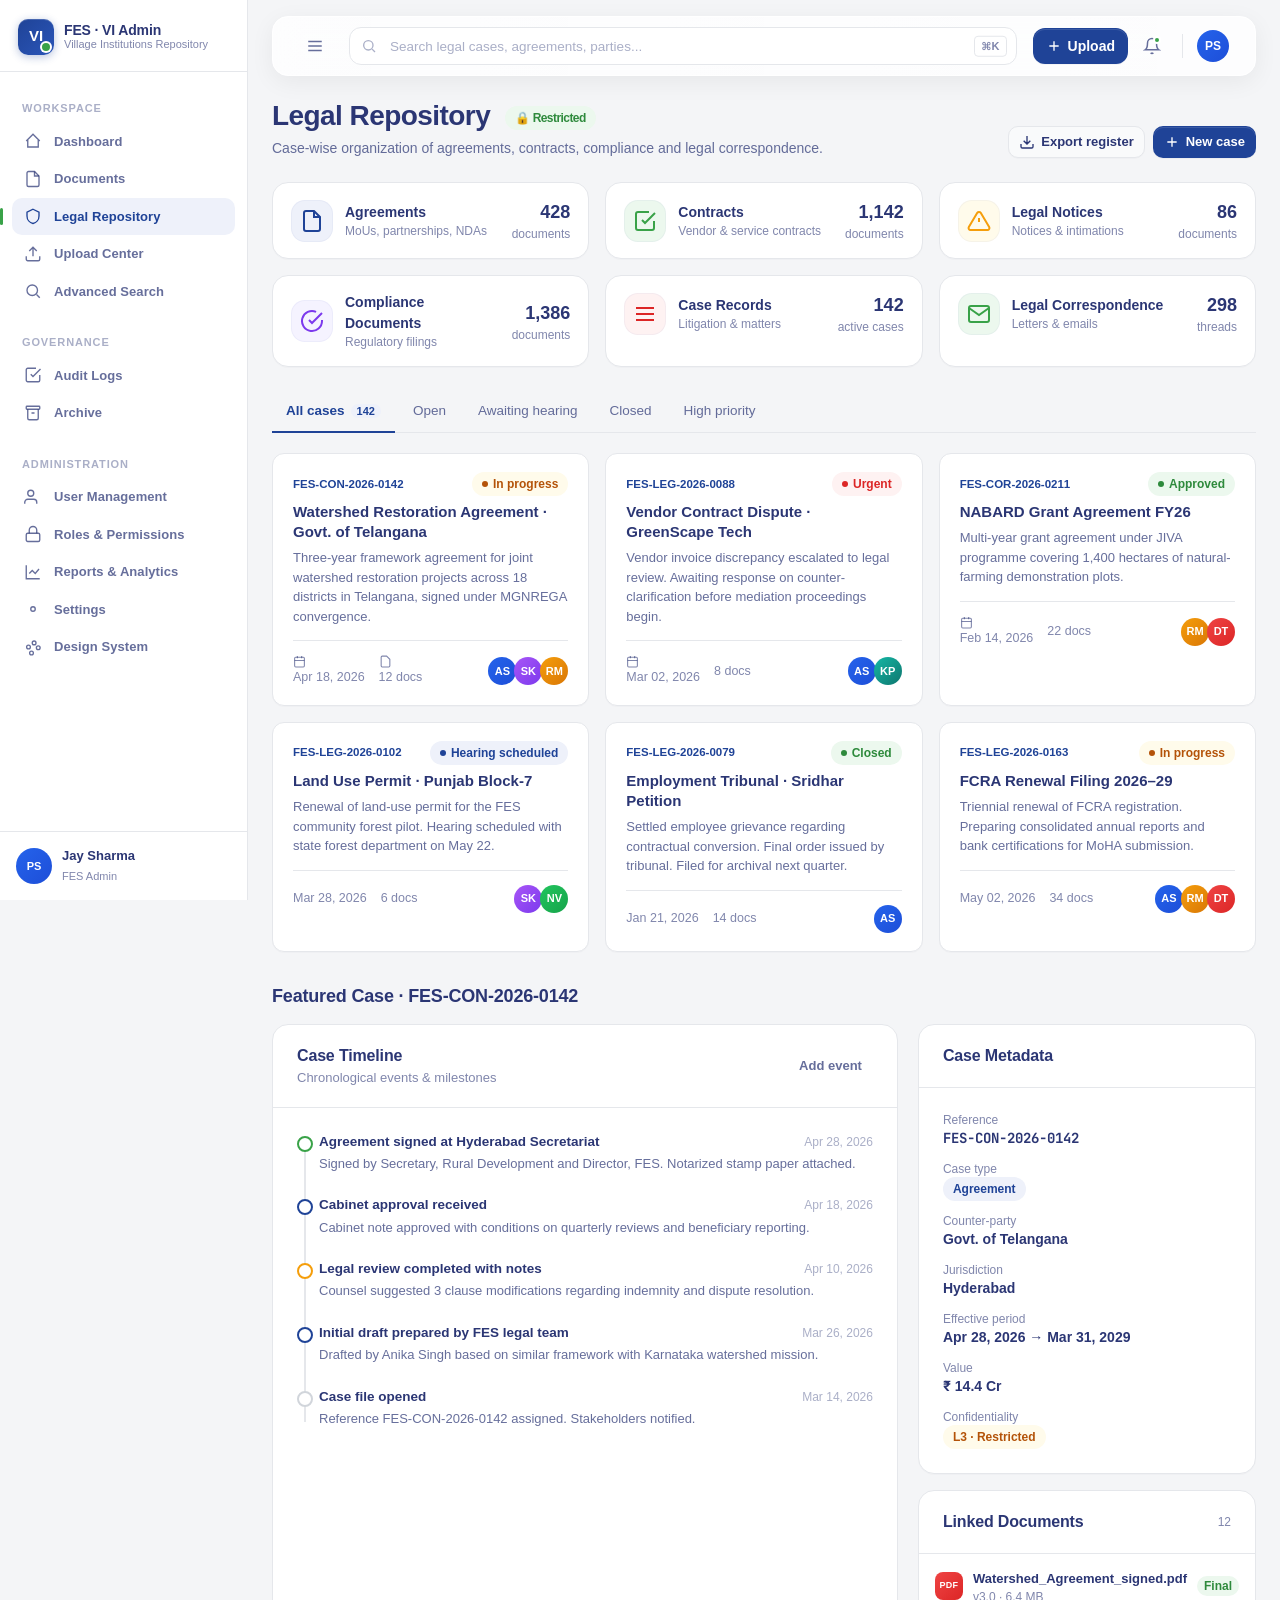
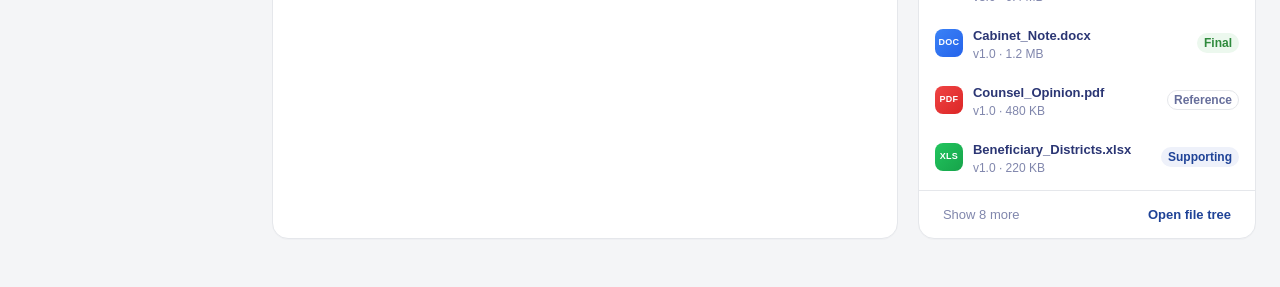
<file: legal.html>
<!DOCTYPE html>
<html lang="en">
<head>
<meta charset="UTF-8" />
<meta name="viewport" content="width=device-width, initial-scale=1.0" />
<title>Legal Repository · FES VI Admin</title>
<link rel="stylesheet" href="assets/css/styles.css" />
</head>
<body>
<div class="app">

  <aside class="sidebar">
    <div class="sb-brand"><div class="sb-logo">VI</div><div class="sb-brand-text"><strong>FES · VI Admin</strong><span>Village Institutions Repository</span></div></div>
    <div class="sb-scroll">
      <div class="sb-section">
        <div class="sb-section-title">Workspace</div>
        <a href="index.html" class="nav-link"><svg viewBox="0 0 24 24" fill="none" stroke="currentColor"><path d="M3 12l9-9 9 9M5 10v10h14V10"/></svg><span class="nav-label">Dashboard</span></a>
        <a href="documents.html" class="nav-link"><svg viewBox="0 0 24 24" fill="none" stroke="currentColor"><path d="M14 2H6a2 2 0 00-2 2v16a2 2 0 002 2h12a2 2 0 002-2V8z"/><path d="M14 2v6h6"/></svg><span class="nav-label">Documents</span></a>
        <a href="legal.html" class="nav-link active"><svg viewBox="0 0 24 24" fill="none" stroke="currentColor"><path d="M12 3l8 4v5c0 5-3.5 9-8 10-4.5-1-8-5-8-10V7l8-4z"/></svg><span class="nav-label">Legal Repository</span></a>
        <a href="documents.html#upload" class="nav-link"><svg viewBox="0 0 24 24" fill="none" stroke="currentColor"><path d="M21 15v4a2 2 0 01-2 2H5a2 2 0 01-2-2v-4M17 8l-5-5-5 5M12 3v12"/></svg><span class="nav-label">Upload Center</span></a>
        <a href="search.html" class="nav-link"><svg viewBox="0 0 24 24" fill="none" stroke="currentColor"><circle cx="11" cy="11" r="7"/><path d="M21 21l-4.3-4.3"/></svg><span class="nav-label">Advanced Search</span></a>
      </div>
      <div class="sb-section">
        <div class="sb-section-title">Governance</div>
        <a href="audit.html" class="nav-link"><svg viewBox="0 0 24 24" fill="none" stroke="currentColor"><path d="M9 11l3 3L22 4"/><path d="M21 12v7a2 2 0 01-2 2H5a2 2 0 01-2-2V5a2 2 0 012-2h11"/></svg><span class="nav-label">Audit Logs</span></a>
        <a href="archive.html" class="nav-link"><svg viewBox="0 0 24 24" fill="none" stroke="currentColor"><rect x="3" y="3" width="18" height="4" rx="1"/><path d="M5 7v12a2 2 0 002 2h10a2 2 0 002-2V7M10 12h4"/></svg><span class="nav-label">Archive</span></a>
      </div>
      <div class="sb-section">
        <div class="sb-section-title">Administration</div>
        <a href="users.html" class="nav-link"><svg viewBox="0 0 24 24" fill="none" stroke="currentColor"><path d="M17 21v-2a4 4 0 00-4-4H5a4 4 0 00-4 4v2"/><circle cx="9" cy="7" r="4"/></svg><span class="nav-label">User Management</span></a>
        <a href="users.html#roles" class="nav-link"><svg viewBox="0 0 24 24" fill="none" stroke="currentColor"><rect x="3" y="11" width="18" height="11" rx="2"/><path d="M7 11V7a5 5 0 0110 0v4"/></svg><span class="nav-label">Roles &amp; Permissions</span></a>
        <a href="reports.html" class="nav-link"><svg viewBox="0 0 24 24" fill="none" stroke="currentColor"><path d="M3 3v18h18"/><path d="M7 14l4-4 4 4 5-6"/></svg><span class="nav-label">Reports &amp; Analytics</span></a>
        <a href="settings.html" class="nav-link"><svg viewBox="0 0 24 24" fill="none" stroke="currentColor"><circle cx="12" cy="12" r="3"/></svg><span class="nav-label">Settings</span></a>
        <a href="design-system.html" class="nav-link"><svg viewBox="0 0 24 24" fill="none" stroke="currentColor"><circle cx="13.5" cy="6.5" r="2.5"/><circle cx="19" cy="13" r="2.5"/><circle cx="6" cy="12" r="2.5"/><circle cx="10" cy="20" r="2.5"/></svg><span class="nav-label">Design System</span></a>
      </div>
    </div>
    <div class="sb-foot"><div class="avatar c1">PS</div><div class="sb-foot-info"><strong>Jay Sharma</strong><span>FES Admin</span></div></div>
  </aside>

  <div class="main">
    <!-- TOPBAR · Floating glass header -->
    <header class="topbar">
      <button class="tb-collapse" data-collapse aria-label="Toggle sidebar">
        <svg width="18" height="18" viewBox="0 0 24 24" fill="none" stroke="currentColor" stroke-width="2"><path d="M3 6h18M3 12h18M3 18h18"/></svg>
      </button>

      <div class="tb-search">
        <svg viewBox="0 0 24 24" fill="none" stroke="currentColor" stroke-width="2"><circle cx="11" cy="11" r="7"/><path d="M21 21l-4.3-4.3"/></svg>
        <input placeholder="Search legal cases, agreements, parties..." />
        <kbd>⌘K</kbd>
      </div>

      <div class="tb-actions">
        <button class="btn btn-primary" data-open-drawer="upload-drawer">
          <svg viewBox="0 0 24 24" fill="none" stroke="currentColor" stroke-width="2"><path d="M12 5v14M5 12h14"/></svg>
          Upload
        </button>
        <button class="tb-icon-btn" title="Notifications" data-open-drawer="notif-drawer">
          <svg width="18" height="18" viewBox="0 0 24 24" fill="none" stroke="currentColor" stroke-width="2"><path d="M18 8a6 6 0 10-12 0c0 7-3 9-3 9h18s-3-2-3-9M13.7 21a2 2 0 01-3.4 0"/></svg>
          <span class="dot"></span>
        </button>
        <div class="tb-sep"></div>
        <button class="tb-avatar-btn" title="Account">
          <span class="avatar c1">PS</span>
        </button>
      </div>
    </header>

    <main class="page">
      <div class="page-head">
        <div>
          <h1>Legal Repository <span class="badge badge-accent" style="vertical-align:middle; margin-left:8px;">🔒 Restricted</span></h1>
          <p>Case-wise organization of agreements, contracts, compliance and legal correspondence.</p>
        </div>
        <div class="actions">
          <button class="btn btn-secondary btn-sm"><svg viewBox="0 0 24 24" fill="none" stroke="currentColor" stroke-width="2"><path d="M21 15v4a2 2 0 01-2 2H5a2 2 0 01-2-2v-4M7 10l5 5 5-5M12 15V3"/></svg>Export register</button>
          <button class="btn btn-primary btn-sm"><svg viewBox="0 0 24 24" fill="none" stroke="currentColor" stroke-width="2"><path d="M12 5v14M5 12h14"/></svg>New case</button>
        </div>
      </div>

      <!-- Section cards: top categories -->
      <div class="grid-3 mb-6">
        <div class="card" style="padding: 16px 18px;">
          <div class="between">
            <div style="display:flex; gap:12px; align-items:center;">
              <div class="kpi-icon blue" style="width:42px; height:42px;"><svg width="20" height="20" viewBox="0 0 24 24" fill="none" stroke="currentColor" stroke-width="2"><path d="M14 2H6a2 2 0 00-2 2v16a2 2 0 002 2h12a2 2 0 002-2V8z"/><path d="M14 2v6h6"/></svg></div>
              <div><strong>Agreements</strong><div class="caption">MoUs, partnerships, NDAs</div></div>
            </div>
            <div style="text-align:right;"><strong style="font-size:18px;">428</strong><div class="caption">documents</div></div>
          </div>
        </div>
        <div class="card" style="padding: 16px 18px;">
          <div class="between">
            <div style="display:flex; gap:12px; align-items:center;">
              <div class="kpi-icon teal" style="width:42px; height:42px;"><svg width="20" height="20" viewBox="0 0 24 24" fill="none" stroke="currentColor" stroke-width="2"><path d="M9 11l3 3L22 4"/><path d="M21 12v7a2 2 0 01-2 2H5a2 2 0 01-2-2V5a2 2 0 012-2h11"/></svg></div>
              <div><strong>Contracts</strong><div class="caption">Vendor &amp; service contracts</div></div>
            </div>
            <div style="text-align:right;"><strong style="font-size:18px;">1,142</strong><div class="caption">documents</div></div>
          </div>
        </div>
        <div class="card" style="padding: 16px 18px;">
          <div class="between">
            <div style="display:flex; gap:12px; align-items:center;">
              <div class="kpi-icon amber" style="width:42px; height:42px;"><svg width="20" height="20" viewBox="0 0 24 24" fill="none" stroke="currentColor" stroke-width="2"><path d="M10.29 3.86L1.82 18a2 2 0 001.71 3h16.94a2 2 0 001.71-3L13.71 3.86a2 2 0 00-3.42 0z"/><path d="M12 9v4M12 17h.01"/></svg></div>
              <div><strong>Legal Notices</strong><div class="caption">Notices &amp; intimations</div></div>
            </div>
            <div style="text-align:right;"><strong style="font-size:18px;">86</strong><div class="caption">documents</div></div>
          </div>
        </div>
        <div class="card" style="padding: 16px 18px;">
          <div class="between">
            <div style="display:flex; gap:12px; align-items:center;">
              <div class="kpi-icon purple" style="width:42px; height:42px;"><svg width="20" height="20" viewBox="0 0 24 24" fill="none" stroke="currentColor" stroke-width="2"><path d="M22 11.08V12a10 10 0 11-5.93-9.14"/><path d="M22 4L12 14.01l-3-3"/></svg></div>
              <div><strong>Compliance Documents</strong><div class="caption">Regulatory filings</div></div>
            </div>
            <div style="text-align:right;"><strong style="font-size:18px;">1,386</strong><div class="caption">documents</div></div>
          </div>
        </div>
        <div class="card" style="padding: 16px 18px;">
          <div class="between">
            <div style="display:flex; gap:12px; align-items:center;">
              <div class="kpi-icon red" style="width:42px; height:42px;"><svg width="20" height="20" viewBox="0 0 24 24" fill="none" stroke="currentColor" stroke-width="2"><path d="M3 6h18M3 12h18M3 18h18"/></svg></div>
              <div><strong>Case Records</strong><div class="caption">Litigation &amp; matters</div></div>
            </div>
            <div style="text-align:right;"><strong style="font-size:18px;">142</strong><div class="caption">active cases</div></div>
          </div>
        </div>
        <div class="card" style="padding: 16px 18px;">
          <div class="between">
            <div style="display:flex; gap:12px; align-items:center;">
              <div class="kpi-icon green" style="width:42px; height:42px;"><svg width="20" height="20" viewBox="0 0 24 24" fill="none" stroke="currentColor" stroke-width="2"><rect x="2" y="4" width="20" height="16" rx="2"/><path d="M22 6l-10 7L2 6"/></svg></div>
              <div><strong>Legal Correspondence</strong><div class="caption">Letters &amp; emails</div></div>
            </div>
            <div style="text-align:right;"><strong style="font-size:18px;">298</strong><div class="caption">threads</div></div>
          </div>
        </div>
      </div>

      <div class="tabs" data-tabs>
        <button class="tab active">All cases<span class="count">142</span></button>
        <button class="tab">Open</button>
        <button class="tab">Awaiting hearing</button>
        <button class="tab">Closed</button>
        <button class="tab">High priority</button>
      </div>

      <!-- Cases grid -->
      <div class="grid-3 mt-4">
        <!-- Case card 1 -->
        <div class="case-card">
          <div class="between"><span class="ref">FES-CON-2026-0142</span><span class="badge badge-warning"><span class="dot"></span>In progress</span></div>
          <h4>Watershed Restoration Agreement · Govt. of Telangana</h4>
          <div class="summary">Three-year framework agreement for joint watershed restoration projects across 18 districts in Telangana, signed under MGNREGA convergence.</div>
          <div class="foot">
            <div style="display:flex; gap:14px; font-size:12.5px; color:var(--text-subtle); align-items:center;">
              <span><svg width="13" height="13" viewBox="0 0 24 24" fill="none" stroke="currentColor" stroke-width="2" style="vertical-align:-2px; margin-right:3px;"><rect x="3" y="4" width="18" height="18" rx="2"/><path d="M16 2v4M8 2v4M3 10h18"/></svg>Apr 18, 2026</span>
              <span><svg width="13" height="13" viewBox="0 0 24 24" fill="none" stroke="currentColor" stroke-width="2" style="vertical-align:-2px; margin-right:3px;"><path d="M14 2H6a2 2 0 00-2 2v16a2 2 0 002 2h12a2 2 0 002-2V8z"/></svg>12 docs</span>
            </div>
            <div class="stack-row">
              <span class="avatar c1">AS</span>
              <span class="avatar c4" style="margin-left:-6px;">SK</span>
              <span class="avatar c3" style="margin-left:-6px;">RM</span>
            </div>
          </div>
        </div>

        <div class="case-card">
          <div class="between"><span class="ref">FES-LEG-2026-0088</span><span class="badge badge-danger"><span class="dot"></span>Urgent</span></div>
          <h4>Vendor Contract Dispute · GreenScape Tech</h4>
          <div class="summary">Vendor invoice discrepancy escalated to legal review. Awaiting response on counter-clarification before mediation proceedings begin.</div>
          <div class="foot">
            <div style="display:flex; gap:14px; font-size:12.5px; color:var(--text-subtle); align-items:center;">
              <span><svg width="13" height="13" viewBox="0 0 24 24" fill="none" stroke="currentColor" stroke-width="2" style="vertical-align:-2px; margin-right:3px;"><rect x="3" y="4" width="18" height="18" rx="2"/><path d="M16 2v4M8 2v4M3 10h18"/></svg>Mar 02, 2026</span>
              <span>8 docs</span>
            </div>
            <div class="stack-row">
              <span class="avatar c1">AS</span>
              <span class="avatar c2" style="margin-left:-6px;">KP</span>
            </div>
          </div>
        </div>

        <div class="case-card">
          <div class="between"><span class="ref">FES-COR-2026-0211</span><span class="badge badge-success"><span class="dot"></span>Approved</span></div>
          <h4>NABARD Grant Agreement FY26</h4>
          <div class="summary">Multi-year grant agreement under JIVA programme covering 1,400 hectares of natural-farming demonstration plots.</div>
          <div class="foot">
            <div style="display:flex; gap:14px; font-size:12.5px; color:var(--text-subtle); align-items:center;">
              <span><svg width="13" height="13" viewBox="0 0 24 24" fill="none" stroke="currentColor" stroke-width="2" style="vertical-align:-2px; margin-right:3px;"><rect x="3" y="4" width="18" height="18" rx="2"/><path d="M16 2v4M8 2v4M3 10h18"/></svg>Feb 14, 2026</span>
              <span>22 docs</span>
            </div>
            <div class="stack-row">
              <span class="avatar c3">RM</span>
              <span class="avatar c5" style="margin-left:-6px;">DT</span>
            </div>
          </div>
        </div>

        <div class="case-card">
          <div class="between"><span class="ref">FES-LEG-2026-0102</span><span class="badge badge-info"><span class="dot"></span>Hearing scheduled</span></div>
          <h4>Land Use Permit · Punjab Block-7</h4>
          <div class="summary">Renewal of land-use permit for the FES community forest pilot. Hearing scheduled with state forest department on May 22.</div>
          <div class="foot">
            <div style="display:flex; gap:14px; font-size:12.5px; color:var(--text-subtle); align-items:center;">
              <span>Mar 28, 2026</span>
              <span>6 docs</span>
            </div>
            <div class="stack-row">
              <span class="avatar c4">SK</span>
              <span class="avatar c6" style="margin-left:-6px;">NV</span>
            </div>
          </div>
        </div>

        <div class="case-card">
          <div class="between"><span class="ref">FES-LEG-2026-0079</span><span class="badge badge-success"><span class="dot"></span>Closed</span></div>
          <h4>Employment Tribunal · Sridhar Petition</h4>
          <div class="summary">Settled employee grievance regarding contractual conversion. Final order issued by tribunal. Filed for archival next quarter.</div>
          <div class="foot">
            <div style="display:flex; gap:14px; font-size:12.5px; color:var(--text-subtle); align-items:center;">
              <span>Jan 21, 2026</span>
              <span>14 docs</span>
            </div>
            <div class="stack-row"><span class="avatar c1">AS</span></div>
          </div>
        </div>

        <div class="case-card">
          <div class="between"><span class="ref">FES-LEG-2026-0163</span><span class="badge badge-warning"><span class="dot"></span>In progress</span></div>
          <h4>FCRA Renewal Filing 2026–29</h4>
          <div class="summary">Triennial renewal of FCRA registration. Preparing consolidated annual reports and bank certifications for MoHA submission.</div>
          <div class="foot">
            <div style="display:flex; gap:14px; font-size:12.5px; color:var(--text-subtle); align-items:center;">
              <span>May 02, 2026</span>
              <span>34 docs</span>
            </div>
            <div class="stack-row">
              <span class="avatar c1">AS</span>
              <span class="avatar c3" style="margin-left:-6px;">RM</span>
              <span class="avatar c5" style="margin-left:-6px;">DT</span>
            </div>
          </div>
        </div>
      </div>

      <!-- Case detail mock: Case timeline + Linked docs -->
      <h3 class="mt-8 mb-4">Featured Case · FES-CON-2026-0142</h3>
      <div class="dash-grid">
        <div class="card">
          <div class="card-head">
            <div><h3>Case Timeline</h3><div class="sub">Chronological events &amp; milestones</div></div>
            <button class="btn btn-ghost btn-sm">Add event</button>
          </div>
          <div class="card-body">
            <div class="timeline">
              <div class="tl-item">
                <span class="tl-dot success"></span>
                <div class="tl-content">
                  <div class="head"><div class="title">Agreement signed at Hyderabad Secretariat</div><span class="time">Apr 28, 2026</span></div>
                  <div class="desc">Signed by Secretary, Rural Development and Director, FES. Notarized stamp paper attached.</div>
                </div>
              </div>
              <div class="tl-item">
                <span class="tl-dot"></span>
                <div class="tl-content">
                  <div class="head"><div class="title">Cabinet approval received</div><span class="time">Apr 18, 2026</span></div>
                  <div class="desc">Cabinet note approved with conditions on quarterly reviews and beneficiary reporting.</div>
                </div>
              </div>
              <div class="tl-item">
                <span class="tl-dot warning"></span>
                <div class="tl-content">
                  <div class="head"><div class="title">Legal review completed with notes</div><span class="time">Apr 10, 2026</span></div>
                  <div class="desc">Counsel suggested 3 clause modifications regarding indemnity and dispute resolution.</div>
                </div>
              </div>
              <div class="tl-item">
                <span class="tl-dot"></span>
                <div class="tl-content">
                  <div class="head"><div class="title">Initial draft prepared by FES legal team</div><span class="time">Mar 26, 2026</span></div>
                  <div class="desc">Drafted by Anika Singh based on similar framework with Karnataka watershed mission.</div>
                </div>
              </div>
              <div class="tl-item">
                <span class="tl-dot muted"></span>
                <div class="tl-content">
                  <div class="head"><div class="title">Case file opened</div><span class="time">Mar 14, 2026</span></div>
                  <div class="desc">Reference FES-CON-2026-0142 assigned. Stakeholders notified.</div>
                </div>
              </div>
            </div>
          </div>
        </div>

        <!-- Case sidebar: metadata + linked docs -->
        <div class="stack">
          <div class="card">
            <div class="card-head"><h3>Case Metadata</h3></div>
            <div class="card-body">
              <div class="stack" style="gap:12px;">
                <div><div class="caption">Reference</div><strong class="mono">FES-CON-2026-0142</strong></div>
                <div><div class="caption">Case type</div><span class="badge badge-primary">Agreement</span></div>
                <div><div class="caption">Counter-party</div><strong>Govt. of Telangana</strong></div>
                <div><div class="caption">Jurisdiction</div><strong>Hyderabad</strong></div>
                <div><div class="caption">Effective period</div><strong>Apr 28, 2026 → Mar 31, 2029</strong></div>
                <div><div class="caption">Value</div><strong>₹ 14.4 Cr</strong></div>
                <div><div class="caption">Confidentiality</div><span class="badge badge-warning">L3 · Restricted</span></div>
              </div>
            </div>
          </div>

          <div class="card">
            <div class="card-head"><h3>Linked Documents</h3><span class="caption">12</span></div>
            <div style="padding: 4px 0;">
              <div style="display:flex; gap:10px; padding: 10px 16px; align-items:center;">
                <div class="file-icon pdf" style="width:28px; height:28px; font-size:9px;">PDF</div>
                <div style="flex:1; min-width:0;"><strong style="font-size:13px;">Watershed_Agreement_signed.pdf</strong><div class="caption">v3.0 · 6.4 MB</div></div>
                <span class="badge badge-success" style="padding:1px 6px;">Final</span>
              </div>
              <div style="display:flex; gap:10px; padding: 10px 16px; align-items:center;">
                <div class="file-icon doc" style="width:28px; height:28px; font-size:9px;">DOC</div>
                <div style="flex:1; min-width:0;"><strong style="font-size:13px;">Cabinet_Note.docx</strong><div class="caption">v1.0 · 1.2 MB</div></div>
                <span class="badge badge-success" style="padding:1px 6px;">Final</span>
              </div>
              <div style="display:flex; gap:10px; padding: 10px 16px; align-items:center;">
                <div class="file-icon pdf" style="width:28px; height:28px; font-size:9px;">PDF</div>
                <div style="flex:1; min-width:0;"><strong style="font-size:13px;">Counsel_Opinion.pdf</strong><div class="caption">v1.0 · 480 KB</div></div>
                <span class="badge badge-outline" style="padding:1px 6px;">Reference</span>
              </div>
              <div style="display:flex; gap:10px; padding: 10px 16px; align-items:center;">
                <div class="file-icon xls" style="width:28px; height:28px; font-size:9px;">XLS</div>
                <div style="flex:1; min-width:0;"><strong style="font-size:13px;">Beneficiary_Districts.xlsx</strong><div class="caption">v1.0 · 220 KB</div></div>
                <span class="badge badge-info" style="padding:1px 6px;">Supporting</span>
              </div>
            </div>
            <div class="card-foot"><span>Show 8 more</span><a href="#" style="color:var(--primary); font-weight:600;">Open file tree</a></div>
          </div>
        </div>
      </div>
    </main>
  </div>
</div>
<script src="assets/js/app.js"></script>
</body>
</html>
</file>
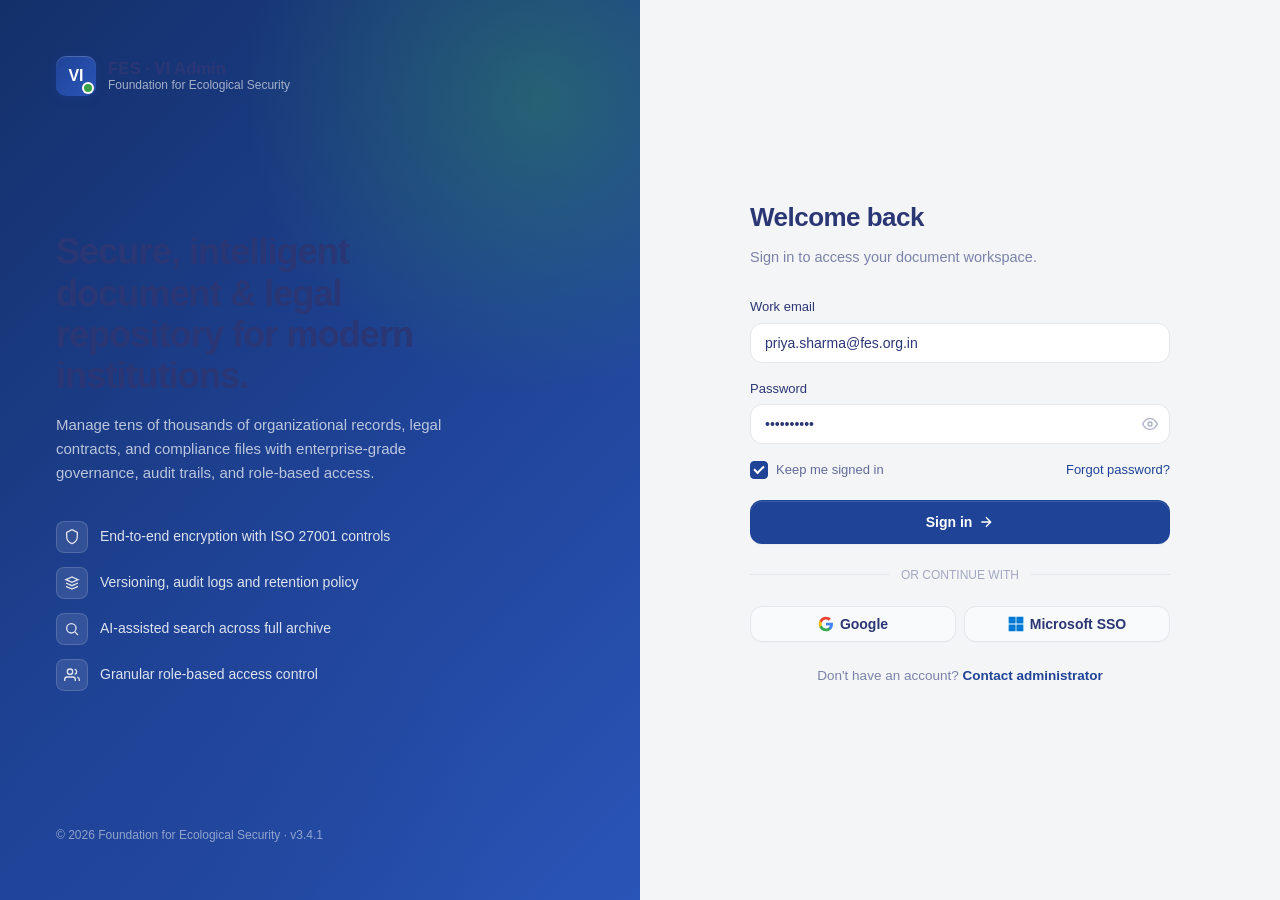
<file: login.html>
<!DOCTYPE html>
<html lang="en">
<head>
<meta charset="UTF-8" />
<meta name="viewport" content="width=device-width, initial-scale=1.0" />
<title>Sign in · FES VI Admin</title>
<link rel="stylesheet" href="assets/css/styles.css" />
</head>
<body>
<div class="auth">
  <!-- Left brand panel -->
  <aside class="auth-side">
    <div class="brand">
      <div class="sb-logo">VI</div>
      <div class="sb-brand-text">
        <strong>FES · VI Admin</strong>
        <span>Foundation for Ecological Security</span>
      </div>
    </div>

    <div class="auth-illu">
      <h2>Secure, intelligent document &amp; legal repository for modern institutions.</h2>
      <p>Manage tens of thousands of organizational records, legal contracts, and compliance files with enterprise-grade governance, audit trails, and role-based access.</p>

      <div class="auth-features">
        <div class="auth-feature">
          <div class="ic"><svg viewBox="0 0 24 24" fill="none" stroke="currentColor" stroke-width="2"><path d="M12 1l8 4v6c0 5-3.5 9.5-8 11-4.5-1.5-8-6-8-11V5l8-4z"/></svg></div>
          End-to-end encryption with ISO 27001 controls
        </div>
        <div class="auth-feature">
          <div class="ic"><svg viewBox="0 0 24 24" fill="none" stroke="currentColor" stroke-width="2"><path d="M3 7l9-4 9 4-9 4-9-4z"/><path d="M3 12l9 4 9-4M3 17l9 4 9-4"/></svg></div>
          Versioning, audit logs and retention policy
        </div>
        <div class="auth-feature">
          <div class="ic"><svg viewBox="0 0 24 24" fill="none" stroke="currentColor" stroke-width="2"><circle cx="11" cy="11" r="7"/><path d="M21 21l-4.3-4.3"/></svg></div>
          AI-assisted search across full archive
        </div>
        <div class="auth-feature">
          <div class="ic"><svg viewBox="0 0 24 24" fill="none" stroke="currentColor" stroke-width="2"><path d="M17 21v-2a4 4 0 00-4-4H5a4 4 0 00-4 4v2"/><circle cx="9" cy="7" r="4"/><path d="M23 21v-2a4 4 0 00-3-3.87M16 3.13a4 4 0 010 7.75"/></svg></div>
          Granular role-based access control
        </div>
      </div>
    </div>

    <div class="auth-foot">© 2026 Foundation for Ecological Security · v3.4.1</div>
  </aside>

  <!-- Right form panel -->
  <main class="auth-main">
    <div class="auth-card">
      <h1>Welcome back</h1>
      <p class="sub">Sign in to access your document workspace.</p>

      <form onsubmit="event.preventDefault(); window.location.href='index.html';">
        <div class="field">
          <label for="email">Work email</label>
          <input class="input" id="email" type="email" placeholder="you@fes.org.in" value="priya.sharma@fes.org.in" />
        </div>
        <div class="field" style="margin-top:14px;">
          <label for="pw">Password</label>
          <div class="input-group">
            <input class="input" id="pw" type="password" placeholder="••••••••••" value="••••••••••" />
            <span class="trailing" style="cursor:pointer;">
              <svg width="16" height="16" viewBox="0 0 24 24" fill="none" stroke="currentColor" stroke-width="2"><path d="M1 12s4-8 11-8 11 8 11 8-4 8-11 8-11-8-11-8z"/><circle cx="12" cy="12" r="3"/></svg>
            </span>
          </div>
        </div>

        <div class="form-foot">
          <label style="display:flex; align-items:center; gap:8px; cursor:pointer; color:var(--text-muted);">
            <span class="check-box checked"></span> Keep me signed in
          </label>
          <a href="forgot.html" style="color:var(--primary); font-weight:500;">Forgot password?</a>
        </div>

        <button type="submit" class="btn btn-primary btn-lg" style="width:100%;">
          Sign in
          <svg viewBox="0 0 24 24" fill="none" stroke="currentColor" stroke-width="2"><path d="M5 12h14M12 5l7 7-7 7"/></svg>
        </button>

        <div class="divider-or">OR CONTINUE WITH</div>

        <div class="sso">
          <button type="button" class="btn btn-secondary">
            <svg width="16" height="16" viewBox="0 0 24 24"><path fill="#4285F4" d="M22.5 12.25c0-.78-.07-1.53-.2-2.25H12v4.26h5.92c-.26 1.37-1.04 2.53-2.21 3.31v2.75h3.57c2.08-1.92 3.22-4.74 3.22-8.07z"/><path fill="#34A853" d="M12 23c2.97 0 5.46-.98 7.28-2.66l-3.57-2.75c-.98.66-2.23 1.06-3.71 1.06-2.86 0-5.29-1.93-6.16-4.53H2.18v2.84A11 11 0 0012 23z"/><path fill="#FBBC05" d="M5.84 14.12A6.6 6.6 0 015.5 12c0-.74.13-1.45.34-2.12V7.04H2.18a11 11 0 000 9.92l3.66-2.84z"/><path fill="#EA4335" d="M12 5.38c1.62 0 3.06.56 4.21 1.64l3.15-3.15C17.45 2.09 14.97 1 12 1 7.7 1 3.99 3.47 2.18 7.04l3.66 2.84C6.71 7.31 9.14 5.38 12 5.38z"/></svg>
            Google
          </button>
          <button type="button" class="btn btn-secondary">
            <svg width="16" height="16" viewBox="0 0 24 24" fill="#0078D4"><path d="M11.4 11.4H1V1h10.4v10.4zM23 11.4H12.6V1H23v10.4zM11.4 23H1V12.6h10.4V23zM23 23H12.6V12.6H23V23z"/></svg>
            Microsoft SSO
          </button>
        </div>

        <p class="signup">Don't have an account? <a href="#">Contact administrator</a></p>
      </form>
    </div>
  </main>
</div>
<script src="assets/js/app.js"></script>
</body>
</html>
</file>
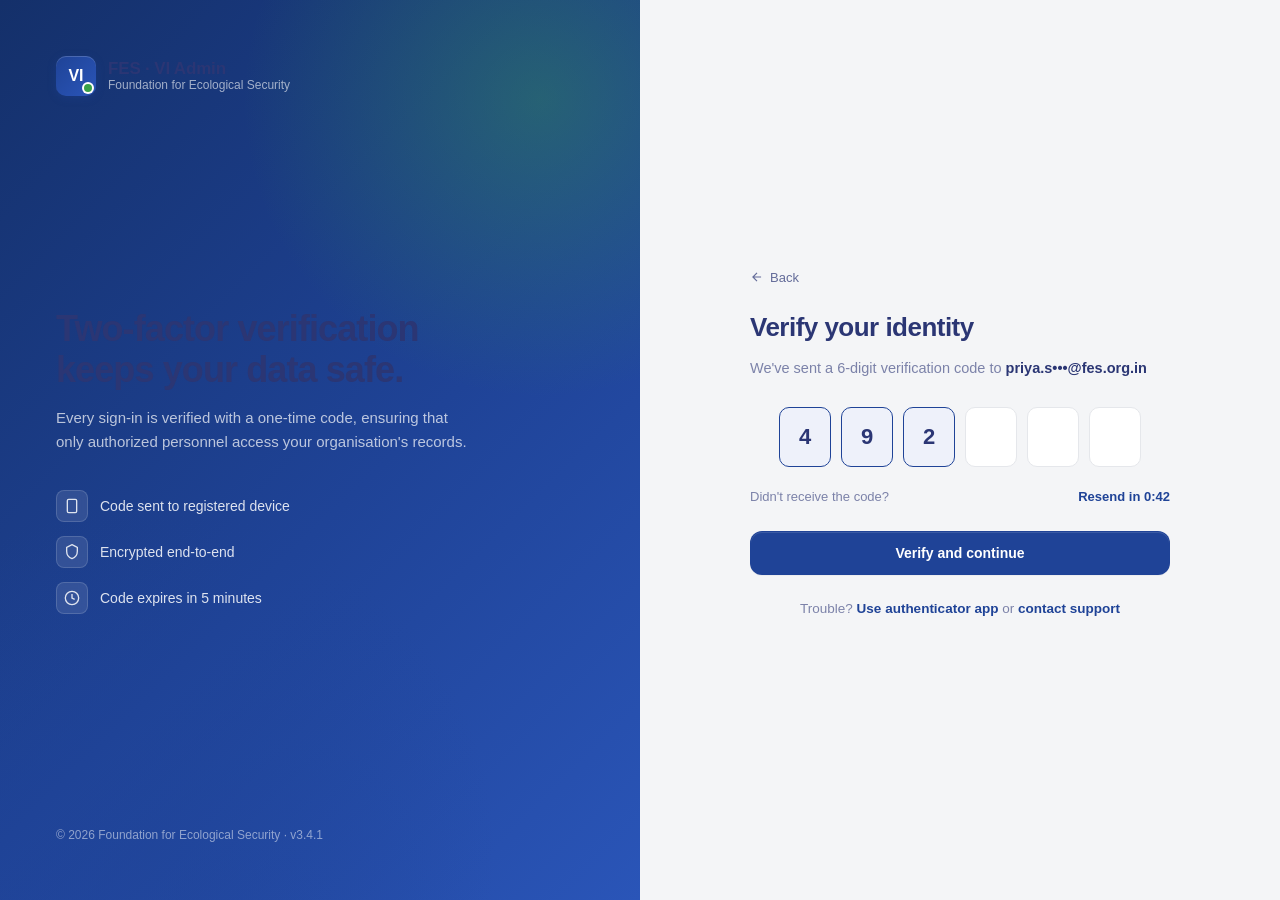
<file: otp.html>
<!DOCTYPE html>
<html lang="en">
<head>
<meta charset="UTF-8" />
<meta name="viewport" content="width=device-width, initial-scale=1.0" />
<title>Verify OTP · FES VI Admin</title>
<link rel="stylesheet" href="assets/css/styles.css" />
</head>
<body>
<div class="auth">
  <aside class="auth-side">
    <div class="brand">
      <div class="sb-logo">VI</div>
      <div class="sb-brand-text"><strong>FES · VI Admin</strong><span>Foundation for Ecological Security</span></div>
    </div>
    <div class="auth-illu">
      <h2>Two-factor verification keeps your data safe.</h2>
      <p>Every sign-in is verified with a one-time code, ensuring that only authorized personnel access your organisation's records.</p>
      <div class="auth-features">
        <div class="auth-feature"><div class="ic"><svg viewBox="0 0 24 24" fill="none" stroke="currentColor" stroke-width="2"><rect x="5" y="2" width="14" height="20" rx="2"/><path d="M12 18h.01"/></svg></div>Code sent to registered device</div>
        <div class="auth-feature"><div class="ic"><svg viewBox="0 0 24 24" fill="none" stroke="currentColor" stroke-width="2"><path d="M12 1l8 4v6c0 5-3.5 9.5-8 11-4.5-1.5-8-6-8-11V5l8-4z"/></svg></div>Encrypted end-to-end</div>
        <div class="auth-feature"><div class="ic"><svg viewBox="0 0 24 24" fill="none" stroke="currentColor" stroke-width="2"><circle cx="12" cy="12" r="10"/><path d="M12 6v6l4 2"/></svg></div>Code expires in 5 minutes</div>
      </div>
    </div>
    <div class="auth-foot">© 2026 Foundation for Ecological Security · v3.4.1</div>
  </aside>

  <main class="auth-main">
    <div class="auth-card">
      <a href="forgot.html" style="display:inline-flex; align-items:center; gap:6px; color:var(--text-muted); font-size:13px; margin-bottom:24px;">
        <svg width="14" height="14" viewBox="0 0 24 24" fill="none" stroke="currentColor" stroke-width="2"><path d="M19 12H5M12 19l-7-7 7-7"/></svg>
        Back
      </a>

      <h1>Verify your identity</h1>
      <p class="sub">We've sent a 6-digit verification code to <strong style="color:var(--text);">priya.s•••@fes.org.in</strong></p>

      <form onsubmit="event.preventDefault(); window.location.href='index.html';">
        <div class="otp-row">
          <input class="otp-input filled" maxlength="1" value="4" />
          <input class="otp-input filled" maxlength="1" value="9" />
          <input class="otp-input filled" maxlength="1" value="2" />
          <input class="otp-input" maxlength="1" value="" />
          <input class="otp-input" maxlength="1" value="" />
          <input class="otp-input" maxlength="1" value="" />
        </div>

        <div style="display:flex; justify-content:space-between; align-items:center; font-size:13px; color:var(--text-subtle); margin: 8px 0 24px;">
          <span>Didn't receive the code?</span>
          <a href="#" style="color:var(--primary); font-weight:600;">Resend in 0:42</a>
        </div>

        <button type="submit" class="btn btn-primary btn-lg" style="width:100%;">
          Verify and continue
        </button>

        <p class="signup" style="margin-top:24px;">
          Trouble? <a href="#">Use authenticator app</a> or <a href="#">contact support</a>
        </p>
      </form>
    </div>
  </main>
</div>
<script src="assets/js/app.js"></script>
</body>
</html>
</file>
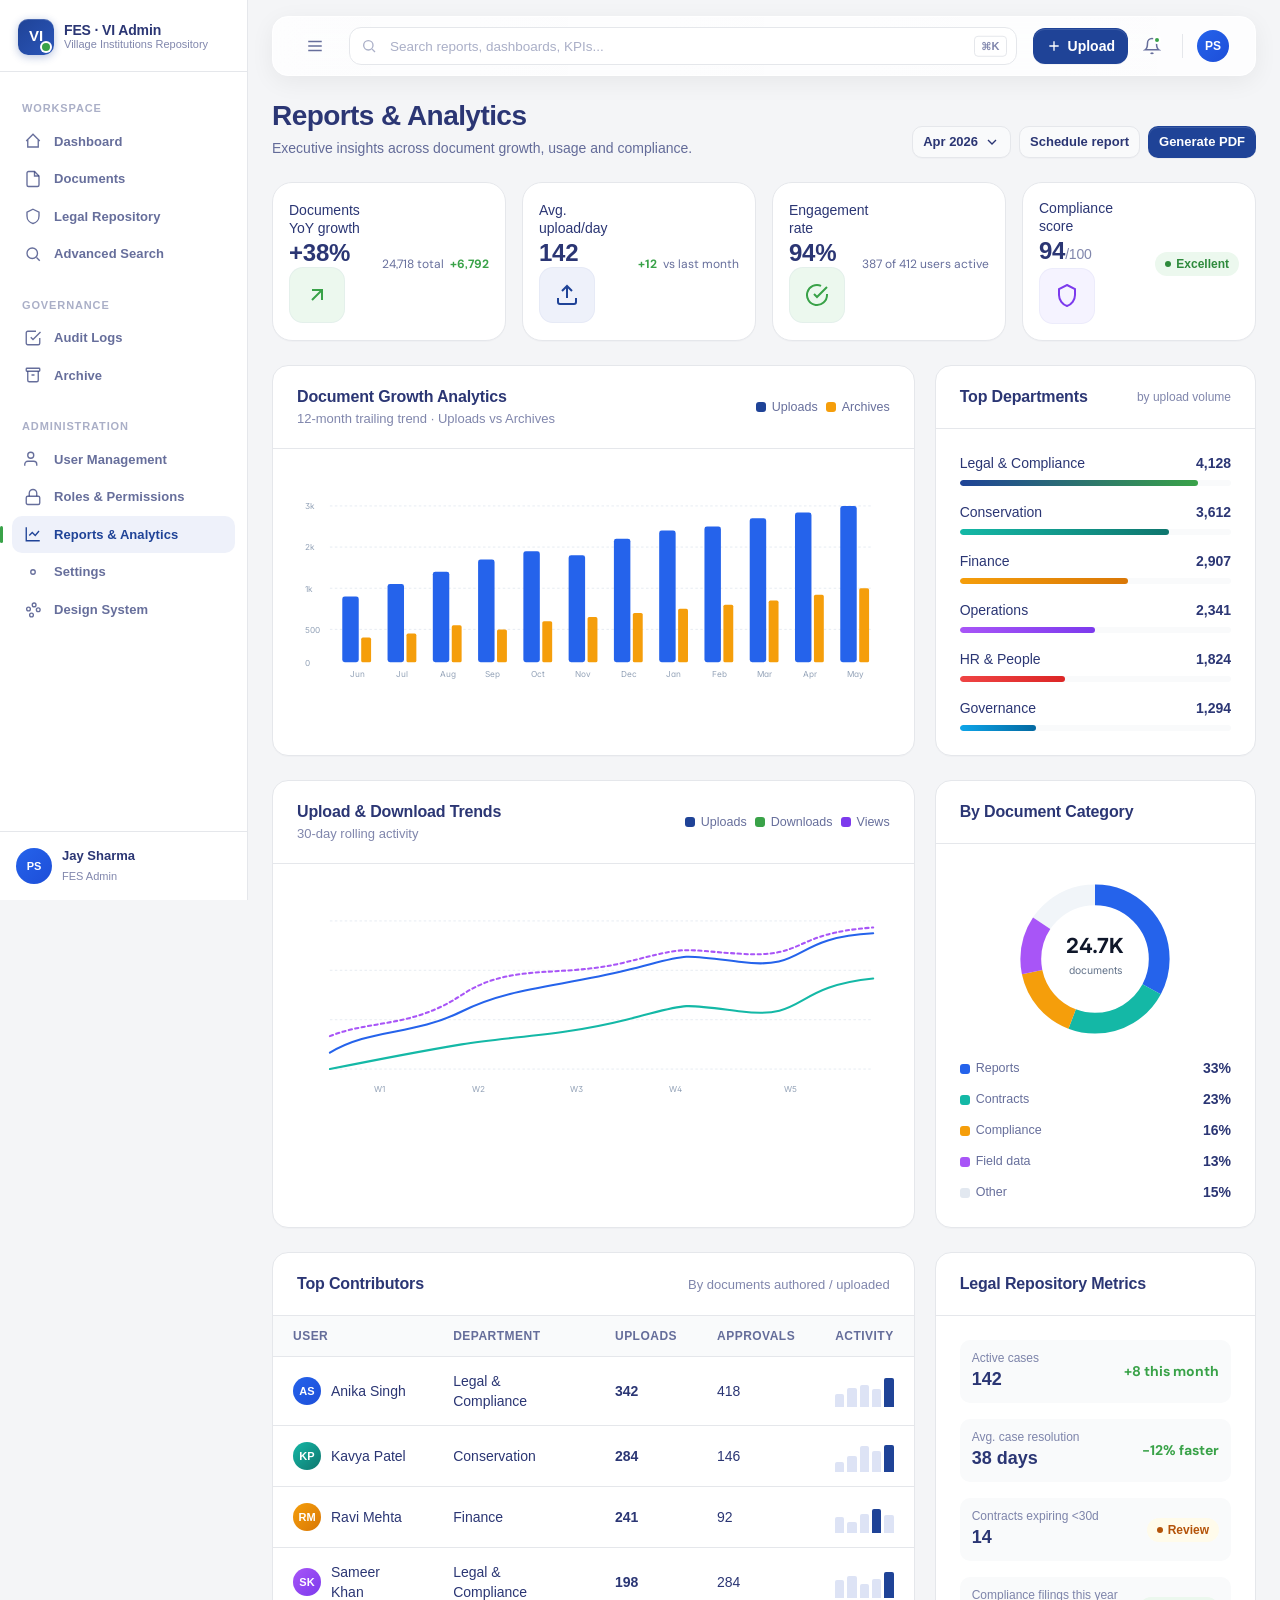
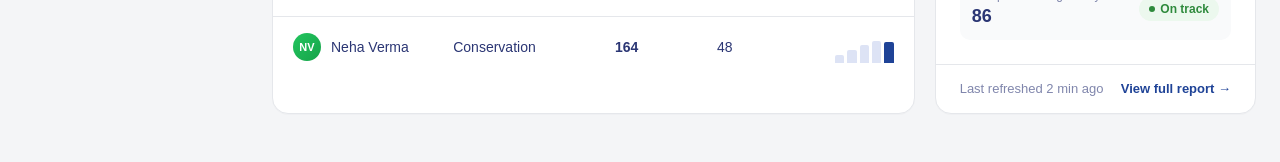
<file: reports.html>
<!DOCTYPE html>
<html lang="en">
<head>
<meta charset="UTF-8" />
<meta name="viewport" content="width=device-width, initial-scale=1.0" />
<title>Reports &amp; Analytics · FES VI Admin</title>
<link rel="stylesheet" href="assets/css/styles.css" />
</head>
<body>
<div class="app">
  <aside class="sidebar">
    <div class="sb-brand"><div class="sb-logo">VI</div><div class="sb-brand-text"><strong>FES · VI Admin</strong><span>Village Institutions Repository</span></div></div>
    <div class="sb-scroll">
      <div class="sb-section">
        <div class="sb-section-title">Workspace</div>
        <a href="index.html" class="nav-link"><svg viewBox="0 0 24 24" fill="none" stroke="currentColor"><path d="M3 12l9-9 9 9M5 10v10h14V10"/></svg><span class="nav-label">Dashboard</span></a>
        <a href="documents.html" class="nav-link"><svg viewBox="0 0 24 24" fill="none" stroke="currentColor"><path d="M14 2H6a2 2 0 00-2 2v16a2 2 0 002 2h12a2 2 0 002-2V8z"/><path d="M14 2v6h6"/></svg><span class="nav-label">Documents</span></a>
        <a href="legal.html" class="nav-link"><svg viewBox="0 0 24 24" fill="none" stroke="currentColor"><path d="M12 3l8 4v5c0 5-3.5 9-8 10-4.5-1-8-5-8-10V7l8-4z"/></svg><span class="nav-label">Legal Repository</span></a>
        <a href="search.html" class="nav-link"><svg viewBox="0 0 24 24" fill="none" stroke="currentColor"><circle cx="11" cy="11" r="7"/><path d="M21 21l-4.3-4.3"/></svg><span class="nav-label">Advanced Search</span></a>
      </div>
      <div class="sb-section">
        <div class="sb-section-title">Governance</div>
        <a href="audit.html" class="nav-link"><svg viewBox="0 0 24 24" fill="none" stroke="currentColor"><path d="M9 11l3 3L22 4"/><path d="M21 12v7a2 2 0 01-2 2H5a2 2 0 01-2-2V5a2 2 0 012-2h11"/></svg><span class="nav-label">Audit Logs</span></a>
        <a href="archive.html" class="nav-link"><svg viewBox="0 0 24 24" fill="none" stroke="currentColor"><rect x="3" y="3" width="18" height="4" rx="1"/><path d="M5 7v12a2 2 0 002 2h10a2 2 0 002-2V7M10 12h4"/></svg><span class="nav-label">Archive</span></a>
      </div>
      <div class="sb-section">
        <div class="sb-section-title">Administration</div>
        <a href="users.html" class="nav-link"><svg viewBox="0 0 24 24" fill="none" stroke="currentColor"><path d="M17 21v-2a4 4 0 00-4-4H5a4 4 0 00-4 4v2"/><circle cx="9" cy="7" r="4"/></svg><span class="nav-label">User Management</span></a>
        <a href="users.html#roles" class="nav-link"><svg viewBox="0 0 24 24" fill="none" stroke="currentColor"><rect x="3" y="11" width="18" height="11" rx="2"/><path d="M7 11V7a5 5 0 0110 0v4"/></svg><span class="nav-label">Roles &amp; Permissions</span></a>
        <a href="reports.html" class="nav-link active"><svg viewBox="0 0 24 24" fill="none" stroke="currentColor"><path d="M3 3v18h18"/><path d="M7 14l4-4 4 4 5-6"/></svg><span class="nav-label">Reports &amp; Analytics</span></a>
        <a href="settings.html" class="nav-link"><svg viewBox="0 0 24 24" fill="none" stroke="currentColor"><circle cx="12" cy="12" r="3"/></svg><span class="nav-label">Settings</span></a>
        <a href="design-system.html" class="nav-link"><svg viewBox="0 0 24 24" fill="none" stroke="currentColor"><circle cx="13.5" cy="6.5" r="2.5"/><circle cx="19" cy="13" r="2.5"/><circle cx="6" cy="12" r="2.5"/><circle cx="10" cy="20" r="2.5"/></svg><span class="nav-label">Design System</span></a>
      </div>
    </div>
    <div class="sb-foot"><div class="avatar c1">PS</div><div class="sb-foot-info"><strong>Jay Sharma</strong><span>FES Admin</span></div></div>
  </aside>

  <div class="main">
    <!-- TOPBAR · Floating glass header -->
    <header class="topbar">
      <button class="tb-collapse" data-collapse aria-label="Toggle sidebar">
        <svg width="18" height="18" viewBox="0 0 24 24" fill="none" stroke="currentColor" stroke-width="2"><path d="M3 6h18M3 12h18M3 18h18"/></svg>
      </button>

      <div class="tb-search">
        <svg viewBox="0 0 24 24" fill="none" stroke="currentColor" stroke-width="2"><circle cx="11" cy="11" r="7"/><path d="M21 21l-4.3-4.3"/></svg>
        <input placeholder="Search reports, dashboards, KPIs..." />
        <kbd>⌘K</kbd>
      </div>

      <div class="tb-actions">
        <button class="btn btn-primary" data-open-drawer="upload-drawer">
          <svg viewBox="0 0 24 24" fill="none" stroke="currentColor" stroke-width="2"><path d="M12 5v14M5 12h14"/></svg>
          Upload
        </button>
        <button class="tb-icon-btn" title="Notifications" data-open-drawer="notif-drawer">
          <svg width="18" height="18" viewBox="0 0 24 24" fill="none" stroke="currentColor" stroke-width="2"><path d="M18 8a6 6 0 10-12 0c0 7-3 9-3 9h18s-3-2-3-9M13.7 21a2 2 0 01-3.4 0"/></svg>
          <span class="dot"></span>
        </button>
        <div class="tb-sep"></div>
        <button class="tb-avatar-btn" title="Account">
          <span class="avatar c1">PS</span>
        </button>
      </div>
    </header>

    <main class="page">
      <div class="page-head">
        <div>
          <h1>Reports &amp; Analytics</h1>
          <p>Executive insights across document growth, usage and compliance.</p>
        </div>
        <div class="actions">
          <button class="btn btn-secondary btn-sm">Apr 2026<svg viewBox="0 0 24 24" fill="none" stroke="currentColor" stroke-width="2"><path d="M6 9l6 6 6-6"/></svg></button>
          <button class="btn btn-secondary btn-sm">Schedule report</button>
          <button class="btn btn-primary btn-sm">Generate PDF</button>
        </div>
      </div>

      <!-- Top KPI row -->
      <div class="kpi-grid mb-6">
        <div class="kpi"><div class="kpi-top"><div><div class="kpi-label">Documents YoY growth</div><div class="kpi-value">+38%</div></div><div class="kpi-icon green"><svg viewBox="0 0 24 24" fill="none" stroke="currentColor" stroke-width="2"><path d="M7 17l10-10M17 17V7H7"/></svg></div></div><div class="kpi-foot"><span>24,718 total</span><span class="kpi-delta up">+6,792</span></div></div>
        <div class="kpi"><div class="kpi-top"><div><div class="kpi-label">Avg. upload/day</div><div class="kpi-value">142</div></div><div class="kpi-icon blue"><svg viewBox="0 0 24 24" fill="none" stroke="currentColor" stroke-width="2"><path d="M21 15v4a2 2 0 01-2 2H5a2 2 0 01-2-2v-4M17 8l-5-5-5 5M12 3v12"/></svg></div></div><div class="kpi-foot"><span class="kpi-delta up">+12</span><span>vs last month</span></div></div>
        <div class="kpi"><div class="kpi-top"><div><div class="kpi-label">Engagement rate</div><div class="kpi-value">94%</div></div><div class="kpi-icon teal"><svg viewBox="0 0 24 24" fill="none" stroke="currentColor" stroke-width="2"><path d="M22 11.08V12a10 10 0 11-5.93-9.14"/><path d="M22 4L12 14.01l-3-3"/></svg></div></div><div class="kpi-foot"><span>387 of 412 users active</span></div></div>
        <div class="kpi"><div class="kpi-top"><div><div class="kpi-label">Compliance score</div><div class="kpi-value">94<span style="font-size:14px; color:var(--text-subtle); font-weight:500;">/100</span></div></div><div class="kpi-icon purple"><svg viewBox="0 0 24 24" fill="none" stroke="currentColor" stroke-width="2"><path d="M12 1l8 4v6c0 5-3.5 9.5-8 11-4.5-1.5-8-6-8-11V5l8-4z"/></svg></div></div><div class="kpi-foot"><span class="badge badge-success"><span class="dot"></span>Excellent</span></div></div>
      </div>

      <!-- Main charts -->
      <div class="dash-grid mb-6">
        <div class="card">
          <div class="card-head">
            <div><h3>Document Growth Analytics</h3><div class="sub">12-month trailing trend · Uploads vs Archives</div></div>
            <div class="row gap-8">
              <span class="legend-item"><span class="swatch" style="background:var(--primary)"></span>Uploads</span>
              <span class="legend-item"><span class="swatch" style="background:var(--warning)"></span>Archives</span>
            </div>
          </div>
          <div class="card-body">
            <svg viewBox="0 0 720 260" preserveAspectRatio="none">
              <g stroke="#E2E8F0" stroke-dasharray="3 3">
                <line x1="40" y1="40" x2="700" y2="40"/>
                <line x1="40" y1="90" x2="700" y2="90"/>
                <line x1="40" y1="140" x2="700" y2="140"/>
                <line x1="40" y1="190" x2="700" y2="190"/>
              </g>
              <g fill="#94A3B8" font-size="10" font-family="Inter">
                <text x="10" y="44">3k</text><text x="10" y="94">2k</text><text x="10" y="144">1k</text><text x="10" y="194">500</text><text x="10" y="234">0</text>
              </g>
              <!-- bars -->
              <g>
                <rect x="55"  y="150" width="20" height="80" fill="#2563EB" rx="3"/>
                <rect x="110" y="135" width="20" height="95" fill="#2563EB" rx="3"/>
                <rect x="165" y="120" width="20" height="110" fill="#2563EB" rx="3"/>
                <rect x="220" y="105" width="20" height="125" fill="#2563EB" rx="3"/>
                <rect x="275" y="95"  width="20" height="135" fill="#2563EB" rx="3"/>
                <rect x="330" y="100" width="20" height="130" fill="#2563EB" rx="3"/>
                <rect x="385" y="80"  width="20" height="150" fill="#2563EB" rx="3"/>
                <rect x="440" y="70"  width="20" height="160" fill="#2563EB" rx="3"/>
                <rect x="495" y="65"  width="20" height="165" fill="#2563EB" rx="3"/>
                <rect x="550" y="55"  width="20" height="175" fill="#2563EB" rx="3"/>
                <rect x="605" y="48"  width="20" height="182" fill="#2563EB" rx="3"/>
                <rect x="660" y="40"  width="20" height="190" fill="#2563EB" rx="3"/>
                <!-- archives -->
                <rect x="78"  y="200" width="12" height="30" fill="#F59E0B" rx="2"/>
                <rect x="133" y="195" width="12" height="35" fill="#F59E0B" rx="2"/>
                <rect x="188" y="185" width="12" height="45" fill="#F59E0B" rx="2"/>
                <rect x="243" y="190" width="12" height="40" fill="#F59E0B" rx="2"/>
                <rect x="298" y="180" width="12" height="50" fill="#F59E0B" rx="2"/>
                <rect x="353" y="175" width="12" height="55" fill="#F59E0B" rx="2"/>
                <rect x="408" y="170" width="12" height="60" fill="#F59E0B" rx="2"/>
                <rect x="463" y="165" width="12" height="65" fill="#F59E0B" rx="2"/>
                <rect x="518" y="160" width="12" height="70" fill="#F59E0B" rx="2"/>
                <rect x="573" y="155" width="12" height="75" fill="#F59E0B" rx="2"/>
                <rect x="628" y="148" width="12" height="82" fill="#F59E0B" rx="2"/>
                <rect x="683" y="140" width="12" height="90" fill="#F59E0B" rx="2"/>
              </g>
              <g fill="#94A3B8" font-size="10" font-family="Inter" text-anchor="middle">
                <text x="73"  y="248">Jun</text><text x="128" y="248">Jul</text><text x="183" y="248">Aug</text><text x="238" y="248">Sep</text><text x="293" y="248">Oct</text><text x="348" y="248">Nov</text><text x="403" y="248">Dec</text><text x="458" y="248">Jan</text><text x="513" y="248">Feb</text><text x="568" y="248">Mar</text><text x="623" y="248">Apr</text><text x="678" y="248">May</text>
              </g>
            </svg>
          </div>
        </div>

        <div class="card">
          <div class="card-head"><h3>Top Departments</h3><span class="caption">by upload volume</span></div>
          <div class="card-body">
            <div class="stack" style="gap: 16px;">
              <div>
                <div class="between" style="margin-bottom:6px;"><span style="font-weight:500;">Legal &amp; Compliance</span><strong>4,128</strong></div>
                <div class="progress"><span style="width:88%;"></span></div>
              </div>
              <div>
                <div class="between" style="margin-bottom:6px;"><span style="font-weight:500;">Conservation</span><strong>3,612</strong></div>
                <div class="progress"><span style="width:77%; background:linear-gradient(90deg,#14B8A6,#0F766E);"></span></div>
              </div>
              <div>
                <div class="between" style="margin-bottom:6px;"><span style="font-weight:500;">Finance</span><strong>2,907</strong></div>
                <div class="progress"><span style="width:62%; background:linear-gradient(90deg,#F59E0B,#D97706);"></span></div>
              </div>
              <div>
                <div class="between" style="margin-bottom:6px;"><span style="font-weight:500;">Operations</span><strong>2,341</strong></div>
                <div class="progress"><span style="width:50%; background:linear-gradient(90deg,#A855F7,#7C3AED);"></span></div>
              </div>
              <div>
                <div class="between" style="margin-bottom:6px;"><span style="font-weight:500;">HR &amp; People</span><strong>1,824</strong></div>
                <div class="progress"><span style="width:39%; background:linear-gradient(90deg,#EF4444,#DC2626);"></span></div>
              </div>
              <div>
                <div class="between" style="margin-bottom:6px;"><span style="font-weight:500;">Governance</span><strong>1,294</strong></div>
                <div class="progress"><span style="width:28%; background:linear-gradient(90deg,#0EA5E9,#0369A1);"></span></div>
              </div>
            </div>
          </div>
        </div>
      </div>

      <!-- Second row: line chart + pie -->
      <div class="dash-grid mb-6">
        <div class="card">
          <div class="card-head"><div><h3>Upload &amp; Download Trends</h3><div class="sub">30-day rolling activity</div></div>
            <div class="row gap-8">
              <span class="legend-item"><span class="swatch" style="background:var(--primary)"></span>Uploads</span>
              <span class="legend-item"><span class="swatch" style="background:var(--accent)"></span>Downloads</span>
              <span class="legend-item"><span class="swatch" style="background:var(--purple)"></span>Views</span>
            </div>
          </div>
          <div class="card-body">
            <svg viewBox="0 0 720 260" preserveAspectRatio="none">
              <g stroke="#E2E8F0" stroke-dasharray="3 3">
                <line x1="40" y1="40" x2="700" y2="40"/><line x1="40" y1="100" x2="700" y2="100"/><line x1="40" y1="160" x2="700" y2="160"/><line x1="40" y1="220" x2="700" y2="220"/>
              </g>
              <path d="M40,200 C90,170 140,180 200,150 S320,120 400,100 460,80 540,90 600,60 700,55" fill="none" stroke="#2563EB" stroke-width="2.5" stroke-linejoin="round" stroke-linecap="round"/>
              <path d="M40,180 C90,160 140,170 200,130 S320,110 400,90 460,75 540,80 600,55 700,48" fill="none" stroke="#A855F7" stroke-width="2.5" stroke-linejoin="round" stroke-linecap="round" stroke-dasharray="4 4"/>
              <path d="M40,220 C90,210 140,200 200,190 S320,180 400,160 460,140 540,150 600,120 700,110" fill="none" stroke="#14B8A6" stroke-width="2.5" stroke-linejoin="round" stroke-linecap="round"/>
              <g fill="#94A3B8" font-size="10" font-family="Inter" text-anchor="middle">
                <text x="100" y="248">W1</text><text x="220" y="248">W2</text><text x="340" y="248">W3</text><text x="460" y="248">W4</text><text x="600" y="248">W5</text>
              </g>
            </svg>
          </div>
        </div>

        <div class="card">
          <div class="card-head"><h3>By Document Category</h3></div>
          <div class="card-body" style="text-align:center;">
            <svg viewBox="0 0 180 180" width="170" height="170" style="margin: 6px auto;">
              <circle cx="90" cy="90" r="68" fill="none" stroke="#F1F5F9" stroke-width="22"/>
              <circle cx="90" cy="90" r="68" fill="none" stroke="#2563EB" stroke-width="22" stroke-dasharray="140 427" transform="rotate(-90 90 90)"/>
              <circle cx="90" cy="90" r="68" fill="none" stroke="#14B8A6" stroke-width="22" stroke-dasharray="98 427" stroke-dashoffset="-140" transform="rotate(-90 90 90)"/>
              <circle cx="90" cy="90" r="68" fill="none" stroke="#F59E0B" stroke-width="22" stroke-dasharray="68 427" stroke-dashoffset="-238" transform="rotate(-90 90 90)"/>
              <circle cx="90" cy="90" r="68" fill="none" stroke="#A855F7" stroke-width="22" stroke-dasharray="54 427" stroke-dashoffset="-306" transform="rotate(-90 90 90)"/>
              <text x="90" y="84" text-anchor="middle" font-size="22" font-weight="700" font-family="Inter" fill="#0F172A">24.7K</text>
              <text x="90" y="106" text-anchor="middle" font-size="11" font-family="Inter" fill="#64748B">documents</text>
            </svg>
            <div class="stack" style="text-align:left; gap:10px; margin-top: 14px;">
              <div class="between"><span class="legend-item"><span class="swatch" style="background:#2563EB"></span>Reports</span><strong>33%</strong></div>
              <div class="between"><span class="legend-item"><span class="swatch" style="background:#14B8A6"></span>Contracts</span><strong>23%</strong></div>
              <div class="between"><span class="legend-item"><span class="swatch" style="background:#F59E0B"></span>Compliance</span><strong>16%</strong></div>
              <div class="between"><span class="legend-item"><span class="swatch" style="background:#A855F7"></span>Field data</span><strong>13%</strong></div>
              <div class="between"><span class="legend-item"><span class="swatch" style="background:#E2E8F0"></span>Other</span><strong>15%</strong></div>
            </div>
          </div>
        </div>
      </div>

      <!-- Tables: user engagement + legal metrics -->
      <div class="dash-grid">
        <div class="card">
          <div class="card-head"><h3>Top Contributors</h3><div class="sub">By documents authored / uploaded</div></div>
          <div style="overflow:hidden;">
            <table class="data">
              <thead>
                <tr><th>User</th><th>Department</th><th>Uploads</th><th>Approvals</th><th>Activity</th></tr>
              </thead>
              <tbody>
                <tr>
                  <td><div class="cell-user"><span class="avatar c1">AS</span> Anika Singh</div></td>
                  <td>Legal &amp; Compliance</td>
                  <td><strong>342</strong></td>
                  <td>418</td>
                  <td><div class="spark"><span style="height:40%"></span><span style="height:60%"></span><span style="height:70%"></span><span style="height:55%"></span><span class="hi" style="height:90%"></span></div></td>
                </tr>
                <tr>
                  <td><div class="cell-user"><span class="avatar c2">KP</span> Kavya Patel</div></td>
                  <td>Conservation</td>
                  <td><strong>284</strong></td>
                  <td>146</td>
                  <td><div class="spark"><span style="height:30%"></span><span style="height:50%"></span><span style="height:80%"></span><span style="height:65%"></span><span class="hi" style="height:85%"></span></div></td>
                </tr>
                <tr>
                  <td><div class="cell-user"><span class="avatar c3">RM</span> Ravi Mehta</div></td>
                  <td>Finance</td>
                  <td><strong>241</strong></td>
                  <td>92</td>
                  <td><div class="spark"><span style="height:50%"></span><span style="height:35%"></span><span style="height:60%"></span><span class="hi" style="height:75%"></span><span style="height:55%"></span></div></td>
                </tr>
                <tr>
                  <td><div class="cell-user"><span class="avatar c4">SK</span> Sameer Khan</div></td>
                  <td>Legal &amp; Compliance</td>
                  <td><strong>198</strong></td>
                  <td>284</td>
                  <td><div class="spark"><span style="height:55%"></span><span style="height:70%"></span><span style="height:45%"></span><span style="height:60%"></span><span class="hi" style="height:80%"></span></div></td>
                </tr>
                <tr>
                  <td><div class="cell-user"><span class="avatar c6">NV</span> Neha Verma</div></td>
                  <td>Conservation</td>
                  <td><strong>164</strong></td>
                  <td>48</td>
                  <td><div class="spark"><span style="height:25%"></span><span style="height:40%"></span><span style="height:55%"></span><span style="height:70%"></span><span class="hi" style="height:65%"></span></div></td>
                </tr>
              </tbody>
            </table>
          </div>
        </div>

        <div class="card">
          <div class="card-head"><h3>Legal Repository Metrics</h3></div>
          <div class="card-body">
            <div class="stack" style="gap:16px;">
              <div class="between" style="padding:10px 12px; background:var(--surface-2); border-radius:10px;">
                <div><div class="caption">Active cases</div><strong style="font-size:18px;">142</strong></div>
                <span class="kpi-delta up">+8 this month</span>
              </div>
              <div class="between" style="padding:10px 12px; background:var(--surface-2); border-radius:10px;">
                <div><div class="caption">Avg. case resolution</div><strong style="font-size:18px;">38 days</strong></div>
                <span class="kpi-delta up">-12% faster</span>
              </div>
              <div class="between" style="padding:10px 12px; background:var(--surface-2); border-radius:10px;">
                <div><div class="caption">Contracts expiring &lt;30d</div><strong style="font-size:18px;">14</strong></div>
                <span class="badge badge-warning"><span class="dot"></span>Review</span>
              </div>
              <div class="between" style="padding:10px 12px; background:var(--surface-2); border-radius:10px;">
                <div><div class="caption">Compliance filings this year</div><strong style="font-size:18px;">86</strong></div>
                <span class="badge badge-success"><span class="dot"></span>On track</span>
              </div>
            </div>
          </div>
          <div class="card-foot"><span>Last refreshed 2 min ago</span><a href="#" style="color:var(--primary); font-weight:600;">View full report →</a></div>
        </div>
      </div>
    </main>
  </div>
</div>
<script src="assets/js/app.js"></script>
</body>
</html>
</file>
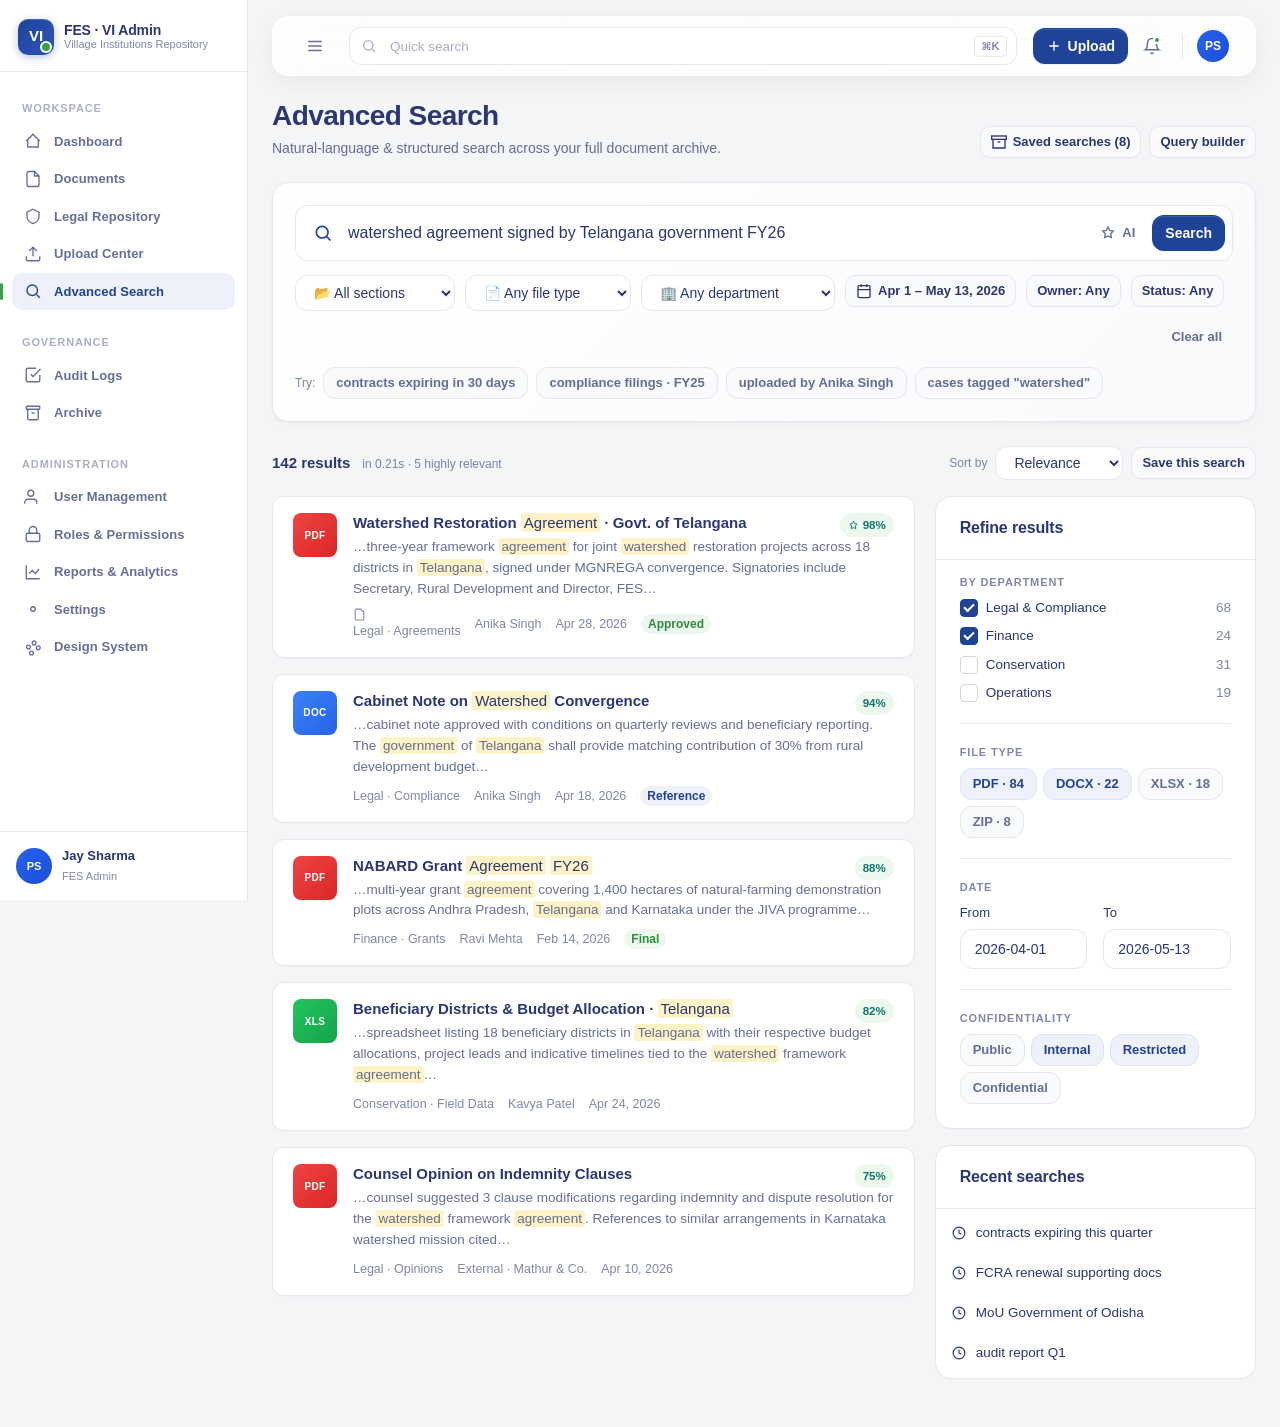
<file: search.html>
<!DOCTYPE html>
<html lang="en">
<head>
<meta charset="UTF-8" />
<meta name="viewport" content="width=device-width, initial-scale=1.0" />
<title>Advanced Search · FES VI Admin</title>
<link rel="stylesheet" href="assets/css/styles.css" />
</head>
<body>
<div class="app">
  <aside class="sidebar">
    <div class="sb-brand"><div class="sb-logo">VI</div><div class="sb-brand-text"><strong>FES · VI Admin</strong><span>Village Institutions Repository</span></div></div>
    <div class="sb-scroll">
      <div class="sb-section">
        <div class="sb-section-title">Workspace</div>
        <a href="index.html" class="nav-link"><svg viewBox="0 0 24 24" fill="none" stroke="currentColor"><path d="M3 12l9-9 9 9M5 10v10h14V10"/></svg><span class="nav-label">Dashboard</span></a>
        <a href="documents.html" class="nav-link"><svg viewBox="0 0 24 24" fill="none" stroke="currentColor"><path d="M14 2H6a2 2 0 00-2 2v16a2 2 0 002 2h12a2 2 0 002-2V8z"/><path d="M14 2v6h6"/></svg><span class="nav-label">Documents</span></a>
        <a href="legal.html" class="nav-link"><svg viewBox="0 0 24 24" fill="none" stroke="currentColor"><path d="M12 3l8 4v5c0 5-3.5 9-8 10-4.5-1-8-5-8-10V7l8-4z"/></svg><span class="nav-label">Legal Repository</span></a>
        <a href="documents.html" class="nav-link"><svg viewBox="0 0 24 24" fill="none" stroke="currentColor"><path d="M21 15v4a2 2 0 01-2 2H5a2 2 0 01-2-2v-4M17 8l-5-5-5 5M12 3v12"/></svg><span class="nav-label">Upload Center</span></a>
        <a href="search.html" class="nav-link active"><svg viewBox="0 0 24 24" fill="none" stroke="currentColor"><circle cx="11" cy="11" r="7"/><path d="M21 21l-4.3-4.3"/></svg><span class="nav-label">Advanced Search</span></a>
      </div>
      <div class="sb-section">
        <div class="sb-section-title">Governance</div>
        <a href="audit.html" class="nav-link"><svg viewBox="0 0 24 24" fill="none" stroke="currentColor"><path d="M9 11l3 3L22 4"/><path d="M21 12v7a2 2 0 01-2 2H5a2 2 0 01-2-2V5a2 2 0 012-2h11"/></svg><span class="nav-label">Audit Logs</span></a>
        <a href="archive.html" class="nav-link"><svg viewBox="0 0 24 24" fill="none" stroke="currentColor"><rect x="3" y="3" width="18" height="4" rx="1"/><path d="M5 7v12a2 2 0 002 2h10a2 2 0 002-2V7M10 12h4"/></svg><span class="nav-label">Archive</span></a>
      </div>
      <div class="sb-section">
        <div class="sb-section-title">Administration</div>
        <a href="users.html" class="nav-link"><svg viewBox="0 0 24 24" fill="none" stroke="currentColor"><path d="M17 21v-2a4 4 0 00-4-4H5a4 4 0 00-4 4v2"/><circle cx="9" cy="7" r="4"/></svg><span class="nav-label">User Management</span></a>
        <a href="users.html#roles" class="nav-link"><svg viewBox="0 0 24 24" fill="none" stroke="currentColor"><rect x="3" y="11" width="18" height="11" rx="2"/><path d="M7 11V7a5 5 0 0110 0v4"/></svg><span class="nav-label">Roles &amp; Permissions</span></a>
        <a href="reports.html" class="nav-link"><svg viewBox="0 0 24 24" fill="none" stroke="currentColor"><path d="M3 3v18h18"/><path d="M7 14l4-4 4 4 5-6"/></svg><span class="nav-label">Reports &amp; Analytics</span></a>
        <a href="settings.html" class="nav-link"><svg viewBox="0 0 24 24" fill="none" stroke="currentColor"><circle cx="12" cy="12" r="3"/></svg><span class="nav-label">Settings</span></a>
        <a href="design-system.html" class="nav-link"><svg viewBox="0 0 24 24" fill="none" stroke="currentColor"><circle cx="13.5" cy="6.5" r="2.5"/><circle cx="19" cy="13" r="2.5"/><circle cx="6" cy="12" r="2.5"/><circle cx="10" cy="20" r="2.5"/></svg><span class="nav-label">Design System</span></a>
      </div>
    </div>
    <div class="sb-foot"><div class="avatar c1">PS</div><div class="sb-foot-info"><strong>Jay Sharma</strong><span>FES Admin</span></div></div>
  </aside>

  <div class="main">
    <!-- TOPBAR · Floating glass header -->
    <header class="topbar">
      <button class="tb-collapse" data-collapse aria-label="Toggle sidebar">
        <svg width="18" height="18" viewBox="0 0 24 24" fill="none" stroke="currentColor" stroke-width="2"><path d="M3 6h18M3 12h18M3 18h18"/></svg>
      </button>

      <div class="tb-search">
        <svg viewBox="0 0 24 24" fill="none" stroke="currentColor" stroke-width="2"><circle cx="11" cy="11" r="7"/><path d="M21 21l-4.3-4.3"/></svg>
        <input placeholder="Quick search" />
        <kbd>⌘K</kbd>
      </div>

      <div class="tb-actions">
        <button class="btn btn-primary" data-open-drawer="upload-drawer">
          <svg viewBox="0 0 24 24" fill="none" stroke="currentColor" stroke-width="2"><path d="M12 5v14M5 12h14"/></svg>
          Upload
        </button>
        <button class="tb-icon-btn" title="Notifications" data-open-drawer="notif-drawer">
          <svg width="18" height="18" viewBox="0 0 24 24" fill="none" stroke="currentColor" stroke-width="2"><path d="M18 8a6 6 0 10-12 0c0 7-3 9-3 9h18s-3-2-3-9M13.7 21a2 2 0 01-3.4 0"/></svg>
          <span class="dot"></span>
        </button>
        <div class="tb-sep"></div>
        <button class="tb-avatar-btn" title="Account">
          <span class="avatar c1">PS</span>
        </button>
      </div>
    </header>

    <main class="page">
      <div class="page-head">
        <div>
          <h1>Advanced Search</h1>
          <p>Natural-language &amp; structured search across your full document archive.</p>
        </div>
        <div class="actions">
          <button class="btn btn-secondary btn-sm"><svg viewBox="0 0 24 24" fill="none" stroke="currentColor" stroke-width="2"><polyline points="21 8 21 21 3 21 3 8"/><rect x="1" y="3" width="22" height="5"/><line x1="10" y1="12" x2="14" y2="12"/></svg>Saved searches (8)</button>
          <button class="btn btn-secondary btn-sm">Query builder</button>
        </div>
      </div>

      <!-- Big search bar -->
      <div style="background:linear-gradient(135deg, #fff, #F8FAFC); border:1px solid var(--border); border-radius: 16px; padding: 22px; box-shadow: var(--sh-2);">
        <div style="position:relative;">
          <svg width="20" height="20" viewBox="0 0 24 24" fill="none" stroke="currentColor" stroke-width="2" style="position:absolute; left:18px; top:50%; transform:translateY(-50%); color:var(--primary);"><circle cx="11" cy="11" r="7"/><path d="M21 21l-4.3-4.3"/></svg>
          <input class="input" style="height:56px; padding-left:52px; padding-right:140px; font-size:16px; border-radius: 12px;" value="watershed agreement signed by Telangana government FY26" />
          <div style="position:absolute; right:8px; top:50%; transform:translateY(-50%); display:flex; gap:6px; align-items:center;">
            <button class="btn btn-ghost btn-sm" title="AI search">
              <svg width="16" height="16" viewBox="0 0 24 24" fill="none" stroke="currentColor" stroke-width="2"><path d="M12 3l2.5 5L20 9l-4 4 1 6-5-2.5L7 19l1-6-4-4 5.5-1L12 3z"/></svg>
              AI
            </button>
            <button class="btn btn-primary">Search</button>
          </div>
        </div>

        <!-- Filters row -->
        <div style="display:flex; gap:10px; flex-wrap:wrap; margin-top: 14px;">
          <select class="select" style="height:36px; width:auto; padding-right:32px;">
            <option>📂 All sections</option><option>Documents</option><option>Legal</option><option>Archive</option>
          </select>
          <select class="select" style="height:36px; width:auto; padding-right:32px;">
            <option>📄 Any file type</option><option>PDF</option><option>DOCX</option><option>XLSX</option>
          </select>
          <select class="select" style="height:36px; width:auto; padding-right:32px;">
            <option>🏢 Any department</option><option>Legal &amp; Compliance</option><option>Conservation</option>
          </select>
          <button class="btn btn-secondary btn-sm">
            <svg viewBox="0 0 24 24" fill="none" stroke="currentColor" stroke-width="2"><rect x="3" y="4" width="18" height="18" rx="2"/><path d="M16 2v4M8 2v4M3 10h18"/></svg>
            Apr 1 – May 13, 2026
          </button>
          <button class="btn btn-secondary btn-sm">Owner: Any</button>
          <button class="btn btn-secondary btn-sm">Status: Any</button>
          <button class="btn btn-ghost btn-sm" style="margin-left:auto;">Clear all</button>
        </div>

        <!-- Suggestions -->
        <div style="margin-top: 14px; display:flex; gap:8px; flex-wrap:wrap; align-items:center;">
          <span class="caption">Try:</span>
          <button class="chip" data-toggle>contracts expiring in 30 days</button>
          <button class="chip" data-toggle>compliance filings · FY25</button>
          <button class="chip" data-toggle>uploaded by Anika Singh</button>
          <button class="chip" data-toggle>cases tagged "watershed"</button>
        </div>
      </div>

      <!-- Result summary bar -->
      <div class="between mt-6 mb-4">
        <div>
          <strong style="font-size:15px;">142 results</strong>
          <span class="caption" style="margin-left:8px;">in 0.21s · 5 highly relevant</span>
        </div>
        <div style="display:flex; gap:8px; align-items:center;">
          <span class="caption">Sort by</span>
          <select class="select" style="height:34px; width:auto;">
            <option>Relevance</option><option>Most recent</option><option>Most viewed</option>
          </select>
          <button class="btn btn-secondary btn-sm">Save this search</button>
        </div>
      </div>

      <div class="dash-grid">
        <!-- Results -->
        <div class="stack">
          <div class="search-result">
            <div class="file-icon pdf">PDF</div>
            <div class="body">
              <div class="between">
                <h4>Watershed Restoration <mark>Agreement</mark> · Govt. of Telangana</h4>
                <span class="score"><svg width="11" height="11" viewBox="0 0 24 24" fill="none" stroke="currentColor" stroke-width="2"><path d="M12 3l2.5 5L20 9l-4 4 1 6-5-2.5L7 19l1-6-4-4 5.5-1L12 3z"/></svg>98%</span>
              </div>
              <div class="snippet">…three-year framework <mark>agreement</mark> for joint <mark>watershed</mark> restoration projects across 18 districts in <mark>Telangana</mark>, signed under MGNREGA convergence. Signatories include Secretary, Rural Development and Director, FES…</div>
              <div class="meta-row">
                <span><svg width="13" height="13" viewBox="0 0 24 24" fill="none" stroke="currentColor" stroke-width="2" style="vertical-align:-2px; margin-right:3px;"><path d="M14 2H6a2 2 0 00-2 2v16a2 2 0 002 2h12a2 2 0 002-2V8z"/></svg>Legal · Agreements</span>
                <span>Anika Singh</span>
                <span>Apr 28, 2026</span>
                <span class="badge badge-success" style="padding:1px 6px;">Approved</span>
              </div>
            </div>
          </div>

          <div class="search-result">
            <div class="file-icon doc">DOC</div>
            <div class="body">
              <div class="between">
                <h4>Cabinet Note on <mark>Watershed</mark> Convergence</h4>
                <span class="score">94%</span>
              </div>
              <div class="snippet">…cabinet note approved with conditions on quarterly reviews and beneficiary reporting. The <mark>government</mark> of <mark>Telangana</mark> shall provide matching contribution of 30% from rural development budget…</div>
              <div class="meta-row">
                <span>Legal · Compliance</span>
                <span>Anika Singh</span>
                <span>Apr 18, 2026</span>
                <span class="badge badge-info" style="padding:1px 6px;">Reference</span>
              </div>
            </div>
          </div>

          <div class="search-result">
            <div class="file-icon pdf">PDF</div>
            <div class="body">
              <div class="between">
                <h4>NABARD Grant <mark>Agreement</mark> <mark>FY26</mark></h4>
                <span class="score">88%</span>
              </div>
              <div class="snippet">…multi-year grant <mark>agreement</mark> covering 1,400 hectares of natural-farming demonstration plots across Andhra Pradesh, <mark>Telangana</mark> and Karnataka under the JIVA programme…</div>
              <div class="meta-row">
                <span>Finance · Grants</span>
                <span>Ravi Mehta</span>
                <span>Feb 14, 2026</span>
                <span class="badge badge-success" style="padding:1px 6px;">Final</span>
              </div>
            </div>
          </div>

          <div class="search-result">
            <div class="file-icon xls">XLS</div>
            <div class="body">
              <div class="between">
                <h4>Beneficiary Districts &amp; Budget Allocation · <mark>Telangana</mark></h4>
                <span class="score">82%</span>
              </div>
              <div class="snippet">…spreadsheet listing 18 beneficiary districts in <mark>Telangana</mark> with their respective budget allocations, project leads and indicative timelines tied to the <mark>watershed</mark> framework <mark>agreement</mark>…</div>
              <div class="meta-row">
                <span>Conservation · Field Data</span>
                <span>Kavya Patel</span>
                <span>Apr 24, 2026</span>
              </div>
            </div>
          </div>

          <div class="search-result">
            <div class="file-icon pdf">PDF</div>
            <div class="body">
              <div class="between">
                <h4>Counsel Opinion on Indemnity Clauses</h4>
                <span class="score">75%</span>
              </div>
              <div class="snippet">…counsel suggested 3 clause modifications regarding indemnity and dispute resolution for the <mark>watershed</mark> framework <mark>agreement</mark>. References to similar arrangements in Karnataka watershed mission cited…</div>
              <div class="meta-row">
                <span>Legal · Opinions</span>
                <span>External · Mathur &amp; Co.</span>
                <span>Apr 10, 2026</span>
              </div>
            </div>
          </div>
        </div>

        <!-- Right rail -->
        <div class="stack">
          <div class="card">
            <div class="card-head"><h3>Refine results</h3></div>
            <div class="card-body" style="padding-top: 14px;">
              <div class="overline" style="margin-bottom: 8px;">By Department</div>
              <div class="stack" style="gap:8px;">
                <label style="display:flex; align-items:center; gap:8px; font-size:13.5px;"><span class="check-box checked"></span>Legal &amp; Compliance <span style="margin-left:auto; color:var(--text-subtle);">68</span></label>
                <label style="display:flex; align-items:center; gap:8px; font-size:13.5px;"><span class="check-box checked"></span>Finance <span style="margin-left:auto; color:var(--text-subtle);">24</span></label>
                <label style="display:flex; align-items:center; gap:8px; font-size:13.5px;"><span class="check-box"></span>Conservation <span style="margin-left:auto; color:var(--text-subtle);">31</span></label>
                <label style="display:flex; align-items:center; gap:8px; font-size:13.5px;"><span class="check-box"></span>Operations <span style="margin-left:auto; color:var(--text-subtle);">19</span></label>
              </div>

              <div class="divider"></div>
              <div class="overline" style="margin-bottom: 8px;">File Type</div>
              <div class="chips">
                <button class="chip active" data-toggle>PDF · 84</button>
                <button class="chip active" data-toggle>DOCX · 22</button>
                <button class="chip" data-toggle>XLSX · 18</button>
                <button class="chip" data-toggle>ZIP · 8</button>
              </div>

              <div class="divider"></div>
              <div class="overline" style="margin-bottom: 8px;">Date</div>
              <div class="grid-2">
                <div class="field"><label>From</label><input class="input" value="2026-04-01" /></div>
                <div class="field"><label>To</label><input class="input" value="2026-05-13" /></div>
              </div>

              <div class="divider"></div>
              <div class="overline" style="margin-bottom: 8px;">Confidentiality</div>
              <div class="chips">
                <button class="chip" data-toggle>Public</button>
                <button class="chip active" data-toggle>Internal</button>
                <button class="chip active" data-toggle>Restricted</button>
                <button class="chip" data-toggle>Confidential</button>
              </div>
            </div>
          </div>

          <div class="card">
            <div class="card-head"><h3>Recent searches</h3></div>
            <div style="padding: 4px 0;">
              <a href="#" style="display:flex; gap:10px; padding: 10px 16px; align-items:center; font-size:13.5px;">
                <svg width="14" height="14" viewBox="0 0 24 24" fill="none" stroke="currentColor" stroke-width="2"><circle cx="12" cy="12" r="10"/><path d="M12 6v6l4 2"/></svg>
                contracts expiring this quarter
              </a>
              <a href="#" style="display:flex; gap:10px; padding: 10px 16px; align-items:center; font-size:13.5px;">
                <svg width="14" height="14" viewBox="0 0 24 24" fill="none" stroke="currentColor" stroke-width="2"><circle cx="12" cy="12" r="10"/><path d="M12 6v6l4 2"/></svg>
                FCRA renewal supporting docs
              </a>
              <a href="#" style="display:flex; gap:10px; padding: 10px 16px; align-items:center; font-size:13.5px;">
                <svg width="14" height="14" viewBox="0 0 24 24" fill="none" stroke="currentColor" stroke-width="2"><circle cx="12" cy="12" r="10"/><path d="M12 6v6l4 2"/></svg>
                MoU Government of Odisha
              </a>
              <a href="#" style="display:flex; gap:10px; padding: 10px 16px; align-items:center; font-size:13.5px;">
                <svg width="14" height="14" viewBox="0 0 24 24" fill="none" stroke="currentColor" stroke-width="2"><circle cx="12" cy="12" r="10"/><path d="M12 6v6l4 2"/></svg>
                audit report Q1
              </a>
            </div>
          </div>
        </div>
      </div>
    </main>
  </div>
</div>
<script src="assets/js/app.js"></script>
</body>
</html>
</file>
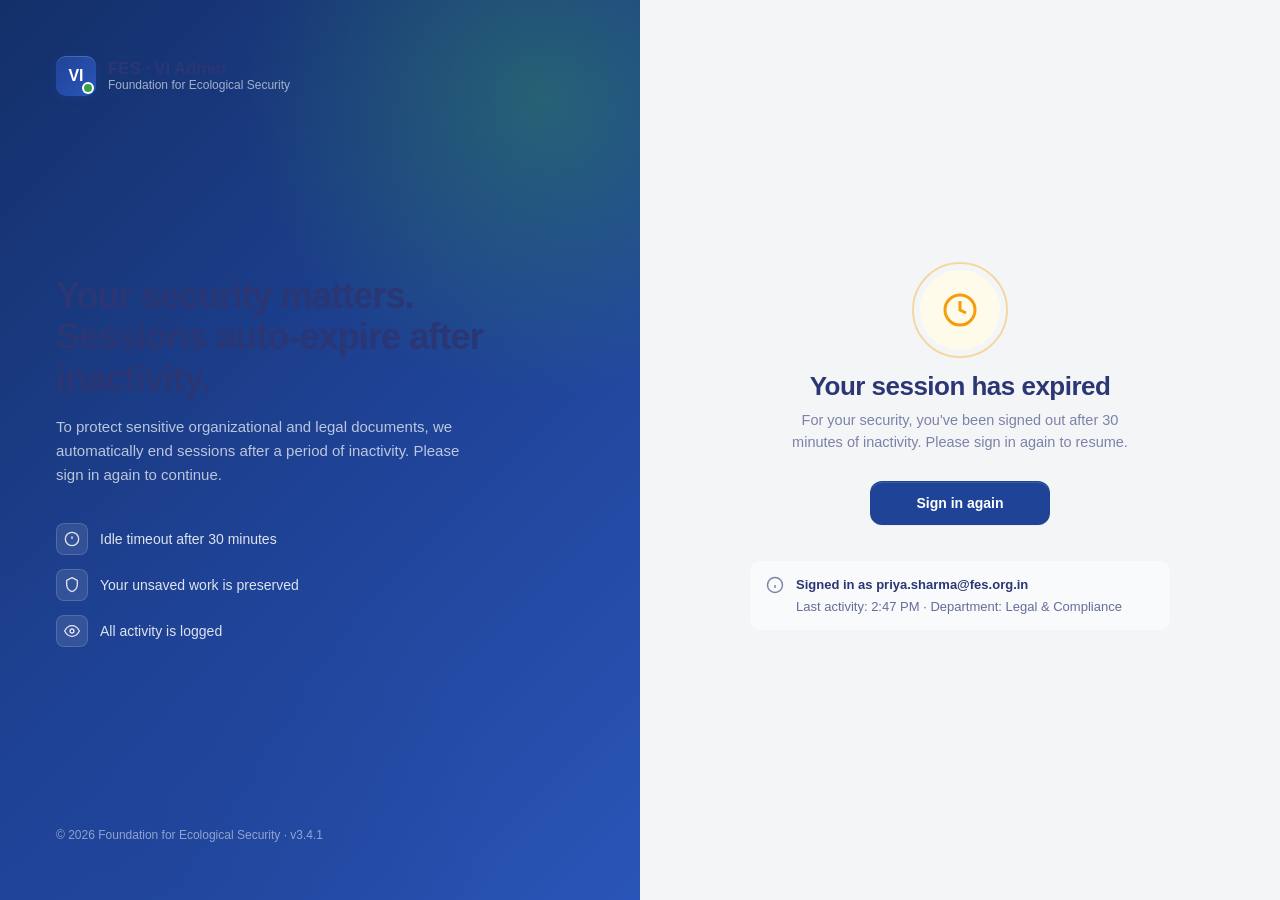
<file: session-expired.html>
<!DOCTYPE html>
<html lang="en">
<head>
<meta charset="UTF-8" />
<meta name="viewport" content="width=device-width, initial-scale=1.0" />
<title>Session expired · FES VI Admin</title>
<link rel="stylesheet" href="assets/css/styles.css" />
</head>
<body class="session-expired">
<div class="auth">
  <aside class="auth-side">
    <div class="brand">
      <div class="sb-logo">VI</div>
      <div class="sb-brand-text"><strong>FES · VI Admin</strong><span>Foundation for Ecological Security</span></div>
    </div>
    <div class="auth-illu">
      <h2>Your security matters. Sessions auto-expire after inactivity.</h2>
      <p>To protect sensitive organizational and legal documents, we automatically end sessions after a period of inactivity. Please sign in again to continue.</p>
      <div class="auth-features">
        <div class="auth-feature"><div class="ic"><svg viewBox="0 0 24 24" fill="none" stroke="currentColor" stroke-width="2"><circle cx="12" cy="12" r="10"/><path d="M12 8v4M12 16h.01"/></svg></div>Idle timeout after 30 minutes</div>
        <div class="auth-feature"><div class="ic"><svg viewBox="0 0 24 24" fill="none" stroke="currentColor" stroke-width="2"><path d="M12 1l8 4v6c0 5-3.5 9.5-8 11-4.5-1.5-8-6-8-11V5l8-4z"/></svg></div>Your unsaved work is preserved</div>
        <div class="auth-feature"><div class="ic"><svg viewBox="0 0 24 24" fill="none" stroke="currentColor" stroke-width="2"><path d="M1 12s4-8 11-8 11 8 11 8-4 8-11 8-11-8-11-8z"/><circle cx="12" cy="12" r="3"/></svg></div>All activity is logged</div>
      </div>
    </div>
    <div class="auth-foot">© 2026 Foundation for Ecological Security · v3.4.1</div>
  </aside>

  <main class="auth-main">
    <div class="auth-card session-expired-card">
      <div class="pulse">
        <svg width="36" height="36" viewBox="0 0 24 24" fill="none" stroke="currentColor" stroke-width="2"><circle cx="12" cy="12" r="10"/><path d="M12 6v6l4 2"/></svg>
      </div>
      <h1>Your session has expired</h1>
      <p class="sub" style="text-align:center; margin: 8px auto 28px; max-width:340px;">For your security, you've been signed out after 30 minutes of inactivity. Please sign in again to resume.</p>

      <div style="display:flex; gap:8px; justify-content:center;">
        <a href="login.html" class="btn btn-primary btn-lg" style="min-width:180px;">Sign in again</a>
      </div>

      <div style="margin-top:36px; padding:14px 16px; background:var(--surface-2); border-radius:10px; display:flex; gap:12px; text-align:left;">
        <svg width="18" height="18" viewBox="0 0 24 24" fill="none" stroke="currentColor" stroke-width="2" style="flex-shrink:0; margin-top:1px; color:var(--text-subtle);"><circle cx="12" cy="12" r="10"/><path d="M12 16v-4M12 8h.01"/></svg>
        <div style="font-size:13px; color:var(--text-muted);">
          <strong style="display:block; margin-bottom:2px; color:var(--text);">Signed in as priya.sharma@fes.org.in</strong>
          Last activity: 2:47 PM · Department: Legal &amp; Compliance
        </div>
      </div>
    </div>
  </main>
</div>
<script src="assets/js/app.js"></script>
</body>
</html>
</file>
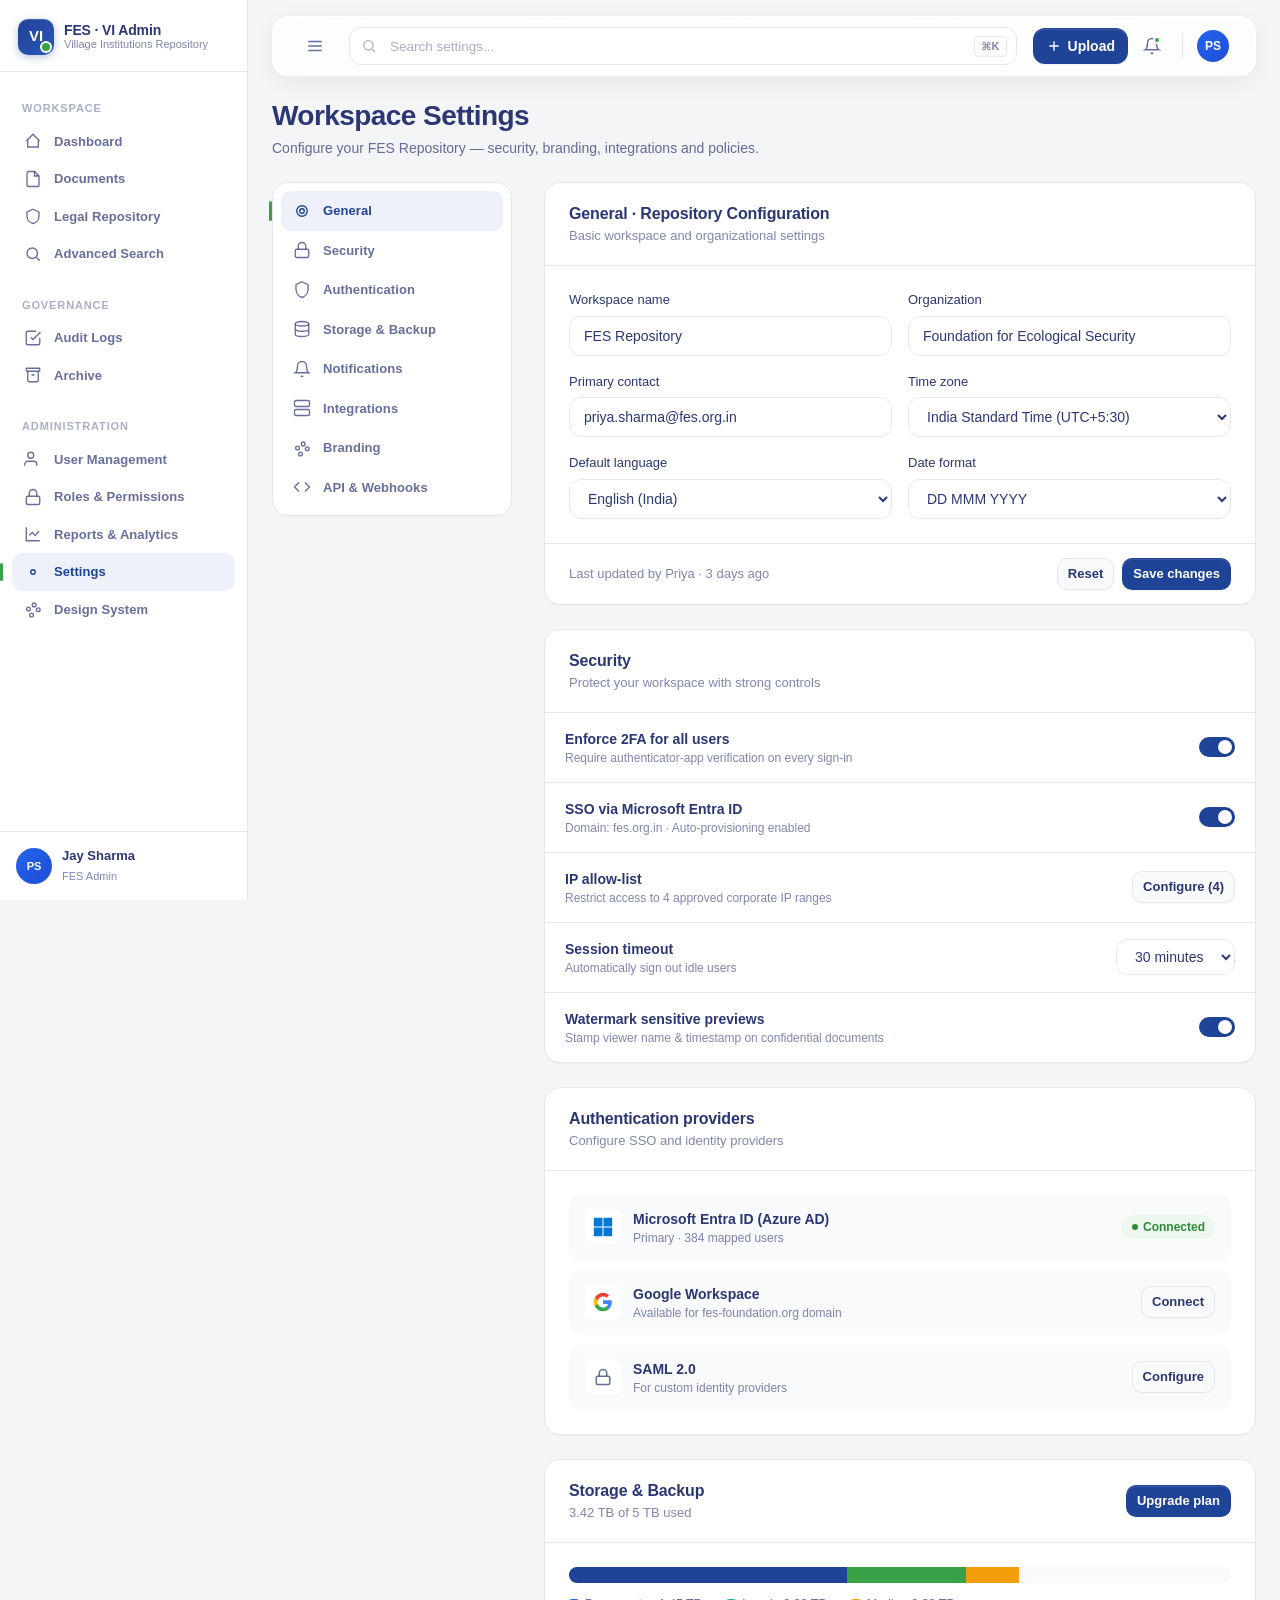
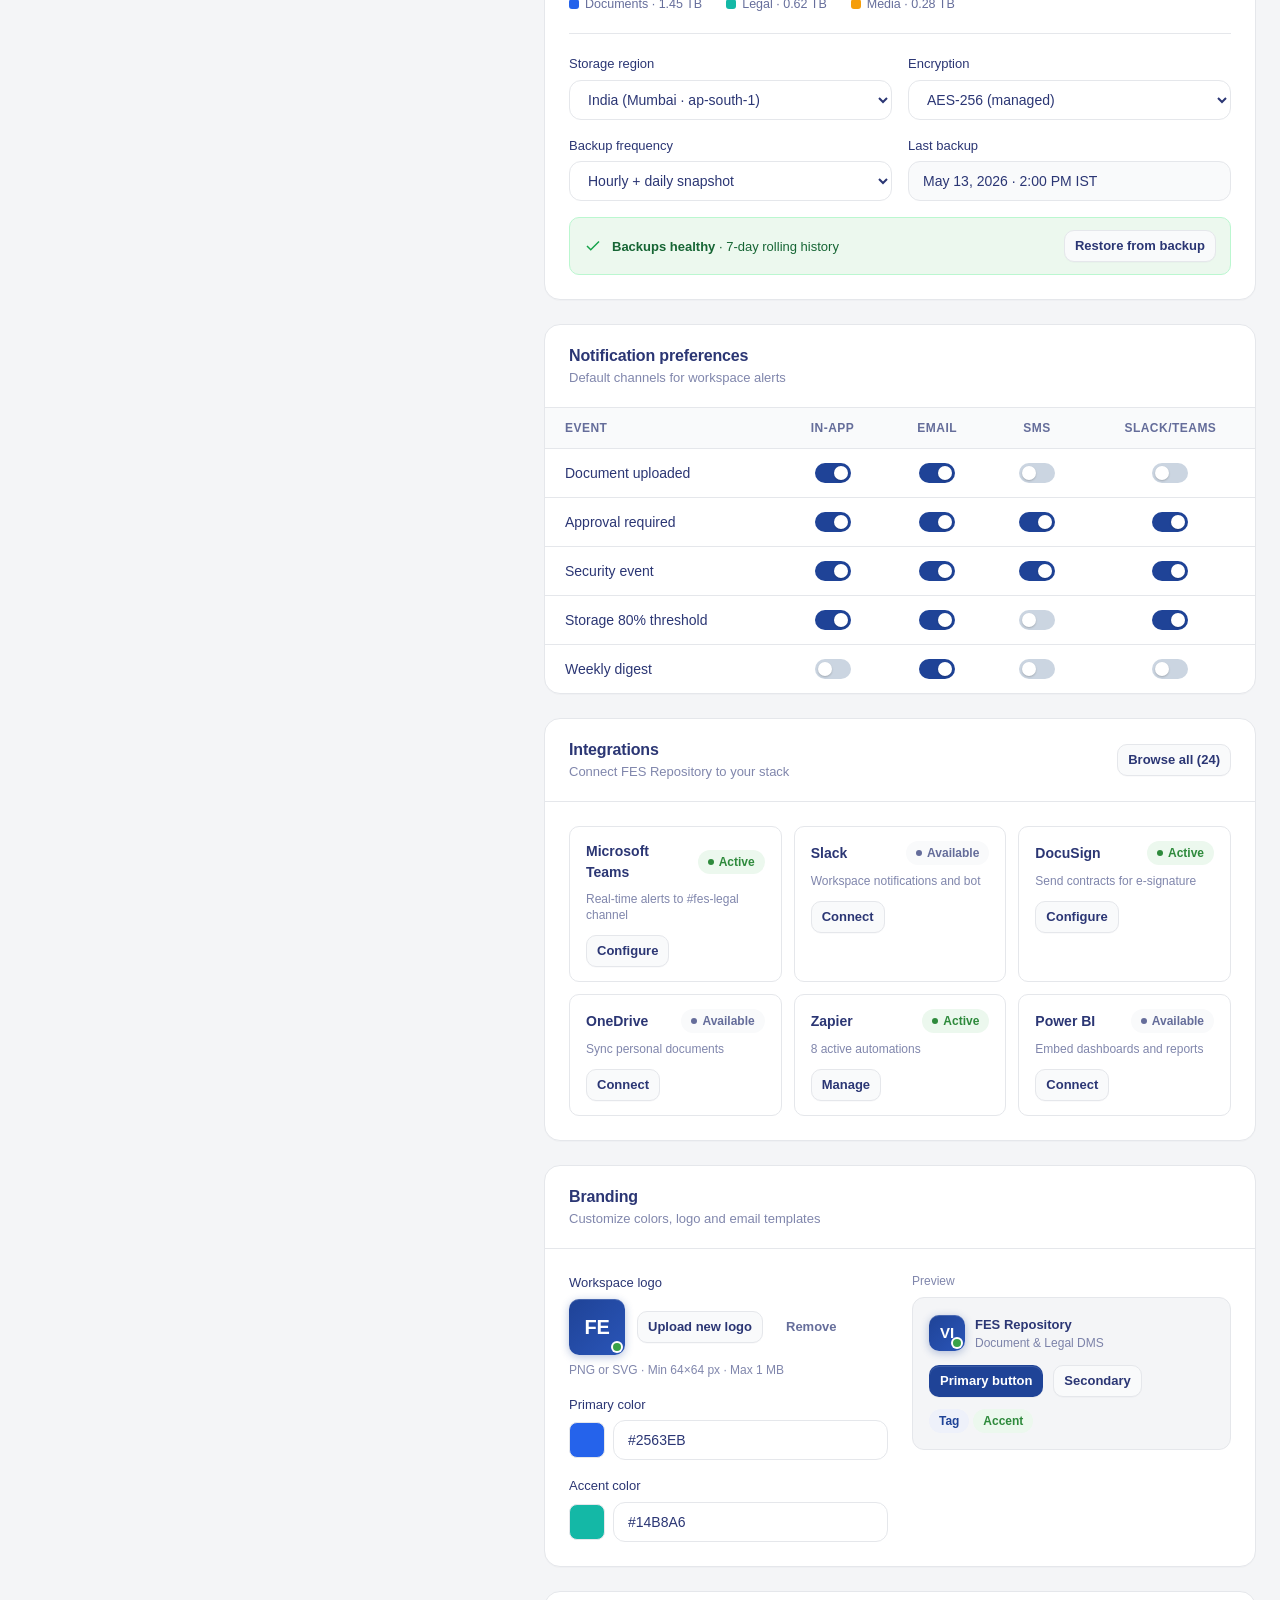
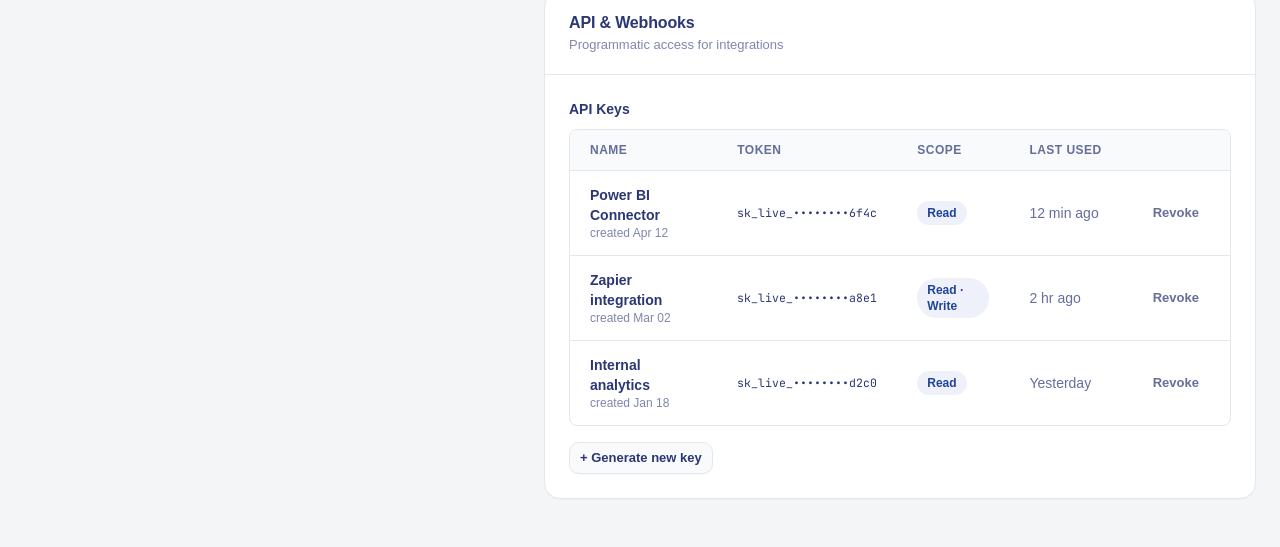
<file: settings.html>
<!DOCTYPE html>
<html lang="en">
<head>
<meta charset="UTF-8" />
<meta name="viewport" content="width=device-width, initial-scale=1.0" />
<title>Settings · FES VI Admin</title>
<link rel="stylesheet" href="assets/css/styles.css" />
</head>
<body>
<div class="app">
  <aside class="sidebar">
    <div class="sb-brand"><div class="sb-logo">VI</div><div class="sb-brand-text"><strong>FES · VI Admin</strong><span>Village Institutions Repository</span></div></div>
    <div class="sb-scroll">
      <div class="sb-section">
        <div class="sb-section-title">Workspace</div>
        <a href="index.html" class="nav-link"><svg viewBox="0 0 24 24" fill="none" stroke="currentColor"><path d="M3 12l9-9 9 9M5 10v10h14V10"/></svg><span class="nav-label">Dashboard</span></a>
        <a href="documents.html" class="nav-link"><svg viewBox="0 0 24 24" fill="none" stroke="currentColor"><path d="M14 2H6a2 2 0 00-2 2v16a2 2 0 002 2h12a2 2 0 002-2V8z"/><path d="M14 2v6h6"/></svg><span class="nav-label">Documents</span></a>
        <a href="legal.html" class="nav-link"><svg viewBox="0 0 24 24" fill="none" stroke="currentColor"><path d="M12 3l8 4v5c0 5-3.5 9-8 10-4.5-1-8-5-8-10V7l8-4z"/></svg><span class="nav-label">Legal Repository</span></a>
        <a href="search.html" class="nav-link"><svg viewBox="0 0 24 24" fill="none" stroke="currentColor"><circle cx="11" cy="11" r="7"/><path d="M21 21l-4.3-4.3"/></svg><span class="nav-label">Advanced Search</span></a>
      </div>
      <div class="sb-section">
        <div class="sb-section-title">Governance</div>
        <a href="audit.html" class="nav-link"><svg viewBox="0 0 24 24" fill="none" stroke="currentColor"><path d="M9 11l3 3L22 4"/><path d="M21 12v7a2 2 0 01-2 2H5a2 2 0 01-2-2V5a2 2 0 012-2h11"/></svg><span class="nav-label">Audit Logs</span></a>
        <a href="archive.html" class="nav-link"><svg viewBox="0 0 24 24" fill="none" stroke="currentColor"><rect x="3" y="3" width="18" height="4" rx="1"/><path d="M5 7v12a2 2 0 002 2h10a2 2 0 002-2V7M10 12h4"/></svg><span class="nav-label">Archive</span></a>
      </div>
      <div class="sb-section">
        <div class="sb-section-title">Administration</div>
        <a href="users.html" class="nav-link"><svg viewBox="0 0 24 24" fill="none" stroke="currentColor"><path d="M17 21v-2a4 4 0 00-4-4H5a4 4 0 00-4 4v2"/><circle cx="9" cy="7" r="4"/></svg><span class="nav-label">User Management</span></a>
        <a href="users.html#roles" class="nav-link"><svg viewBox="0 0 24 24" fill="none" stroke="currentColor"><rect x="3" y="11" width="18" height="11" rx="2"/><path d="M7 11V7a5 5 0 0110 0v4"/></svg><span class="nav-label">Roles &amp; Permissions</span></a>
        <a href="reports.html" class="nav-link"><svg viewBox="0 0 24 24" fill="none" stroke="currentColor"><path d="M3 3v18h18"/><path d="M7 14l4-4 4 4 5-6"/></svg><span class="nav-label">Reports &amp; Analytics</span></a>
        <a href="settings.html" class="nav-link active"><svg viewBox="0 0 24 24" fill="none" stroke="currentColor"><circle cx="12" cy="12" r="3"/></svg><span class="nav-label">Settings</span></a>
        <a href="design-system.html" class="nav-link"><svg viewBox="0 0 24 24" fill="none" stroke="currentColor"><circle cx="13.5" cy="6.5" r="2.5"/><circle cx="19" cy="13" r="2.5"/><circle cx="6" cy="12" r="2.5"/><circle cx="10" cy="20" r="2.5"/></svg><span class="nav-label">Design System</span></a>
      </div>
    </div>
    <div class="sb-foot"><div class="avatar c1">PS</div><div class="sb-foot-info"><strong>Jay Sharma</strong><span>FES Admin</span></div></div>
  </aside>

  <div class="main">
    <!-- TOPBAR · Floating glass header -->
    <header class="topbar">
      <button class="tb-collapse" data-collapse aria-label="Toggle sidebar">
        <svg width="18" height="18" viewBox="0 0 24 24" fill="none" stroke="currentColor" stroke-width="2"><path d="M3 6h18M3 12h18M3 18h18"/></svg>
      </button>

      <div class="tb-search">
        <svg viewBox="0 0 24 24" fill="none" stroke="currentColor" stroke-width="2"><circle cx="11" cy="11" r="7"/><path d="M21 21l-4.3-4.3"/></svg>
        <input placeholder="Search settings..." />
        <kbd>⌘K</kbd>
      </div>

      <div class="tb-actions">
        <button class="btn btn-primary" data-open-drawer="upload-drawer">
          <svg viewBox="0 0 24 24" fill="none" stroke="currentColor" stroke-width="2"><path d="M12 5v14M5 12h14"/></svg>
          Upload
        </button>
        <button class="tb-icon-btn" title="Notifications" data-open-drawer="notif-drawer">
          <svg width="18" height="18" viewBox="0 0 24 24" fill="none" stroke="currentColor" stroke-width="2"><path d="M18 8a6 6 0 10-12 0c0 7-3 9-3 9h18s-3-2-3-9M13.7 21a2 2 0 01-3.4 0"/></svg>
          <span class="dot"></span>
        </button>
        <div class="tb-sep"></div>
        <button class="tb-avatar-btn" title="Account">
          <span class="avatar c1">PS</span>
        </button>
      </div>
    </header>

    <main class="page">
      <div class="page-head">
        <div>
          <h1>Workspace Settings</h1>
          <p>Configure your FES Repository — security, branding, integrations and policies.</p>
        </div>
      </div>

      <div style="display:grid; grid-template-columns: 240px 1fr; gap: 32px; align-items:flex-start;">
        <!-- Settings nav -->
        <nav class="card" style="padding: 8px;">
          <a href="#general" class="nav-link active" style="padding: 10px 12px;">
            <svg viewBox="0 0 24 24" fill="none" stroke="currentColor"><circle cx="12" cy="12" r="3"/><path d="M19 12a7 7 0 11-14 0 7 7 0 0114 0z"/></svg>
            <span class="nav-label">General</span>
          </a>
          <a href="#security" class="nav-link" style="padding: 10px 12px;">
            <svg viewBox="0 0 24 24" fill="none" stroke="currentColor"><rect x="3" y="11" width="18" height="11" rx="2"/><path d="M7 11V7a5 5 0 0110 0v4"/></svg>
            <span class="nav-label">Security</span>
          </a>
          <a href="#auth" class="nav-link" style="padding: 10px 12px;">
            <svg viewBox="0 0 24 24" fill="none" stroke="currentColor"><path d="M12 1l8 4v6c0 5-3.5 9.5-8 11-4.5-1.5-8-6-8-11V5l8-4z"/></svg>
            <span class="nav-label">Authentication</span>
          </a>
          <a href="#storage" class="nav-link" style="padding: 10px 12px;">
            <svg viewBox="0 0 24 24" fill="none" stroke="currentColor"><ellipse cx="12" cy="5" rx="9" ry="3"/><path d="M21 12c0 1.66-4 3-9 3s-9-1.34-9-3M3 5v14c0 1.66 4 3 9 3s9-1.34 9-3V5"/></svg>
            <span class="nav-label">Storage &amp; Backup</span>
          </a>
          <a href="#notifs" class="nav-link" style="padding: 10px 12px;">
            <svg viewBox="0 0 24 24" fill="none" stroke="currentColor"><path d="M18 8a6 6 0 10-12 0c0 7-3 9-3 9h18s-3-2-3-9M13.7 21a2 2 0 01-3.4 0"/></svg>
            <span class="nav-label">Notifications</span>
          </a>
          <a href="#integrations" class="nav-link" style="padding: 10px 12px;">
            <svg viewBox="0 0 24 24" fill="none" stroke="currentColor"><rect x="2" y="2" width="20" height="8" rx="2"/><rect x="2" y="14" width="20" height="8" rx="2"/></svg>
            <span class="nav-label">Integrations</span>
          </a>
          <a href="#branding" class="nav-link" style="padding: 10px 12px;">
            <svg viewBox="0 0 24 24" fill="none" stroke="currentColor"><circle cx="13.5" cy="6.5" r="2.5"/><circle cx="19" cy="13" r="2.5"/><circle cx="6" cy="12" r="2.5"/><circle cx="10" cy="20" r="2.5"/></svg>
            <span class="nav-label">Branding</span>
          </a>
          <a href="#api" class="nav-link" style="padding: 10px 12px;">
            <svg viewBox="0 0 24 24" fill="none" stroke="currentColor"><polyline points="16 18 22 12 16 6"/><polyline points="8 6 2 12 8 18"/></svg>
            <span class="nav-label">API &amp; Webhooks</span>
          </a>
        </nav>

        <!-- Settings content -->
        <div class="stack" style="gap: 24px;">

          <!-- General -->
          <div class="card" id="general">
            <div class="card-head">
              <div><h3>General · Repository Configuration</h3><div class="sub">Basic workspace and organizational settings</div></div>
            </div>
            <div class="card-body">
              <div class="grid-2" style="gap:16px;">
                <div class="field"><label>Workspace name</label><input class="input" value="FES Repository" /></div>
                <div class="field"><label>Organization</label><input class="input" value="Foundation for Ecological Security" /></div>
                <div class="field"><label>Primary contact</label><input class="input" value="priya.sharma@fes.org.in" /></div>
                <div class="field"><label>Time zone</label>
                  <select class="select"><option>India Standard Time (UTC+5:30)</option><option>UTC</option></select>
                </div>
                <div class="field"><label>Default language</label>
                  <select class="select"><option>English (India)</option><option>Hindi</option><option>Telugu</option></select>
                </div>
                <div class="field"><label>Date format</label>
                  <select class="select"><option>DD MMM YYYY</option><option>YYYY-MM-DD</option></select>
                </div>
              </div>
            </div>
            <div class="card-foot"><span>Last updated by Priya · 3 days ago</span>
              <div class="row gap-8"><button class="btn btn-secondary btn-sm">Reset</button><button class="btn btn-primary btn-sm">Save changes</button></div>
            </div>
          </div>

          <!-- Security -->
          <div class="card" id="security">
            <div class="card-head"><div><h3>Security</h3><div class="sub">Protect your workspace with strong controls</div></div></div>
            <div style="padding: 0;">
              <div class="between" style="padding: 16px 20px; border-bottom: 1px solid var(--border);">
                <div><strong>Enforce 2FA for all users</strong><div class="caption">Require authenticator-app verification on every sign-in</div></div>
                <label class="switch"><input type="checkbox" checked /><span class="slider"></span></label>
              </div>
              <div class="between" style="padding: 16px 20px; border-bottom: 1px solid var(--border);">
                <div><strong>SSO via Microsoft Entra ID</strong><div class="caption">Domain: fes.org.in · Auto-provisioning enabled</div></div>
                <label class="switch"><input type="checkbox" checked /><span class="slider"></span></label>
              </div>
              <div class="between" style="padding: 16px 20px; border-bottom: 1px solid var(--border);">
                <div><strong>IP allow-list</strong><div class="caption">Restrict access to 4 approved corporate IP ranges</div></div>
                <button class="btn btn-secondary btn-sm">Configure (4)</button>
              </div>
              <div class="between" style="padding: 16px 20px; border-bottom: 1px solid var(--border);">
                <div><strong>Session timeout</strong><div class="caption">Automatically sign out idle users</div></div>
                <select class="select" style="width:auto; height:36px;"><option>30 minutes</option><option>1 hour</option><option>4 hours</option></select>
              </div>
              <div class="between" style="padding: 16px 20px;">
                <div><strong>Watermark sensitive previews</strong><div class="caption">Stamp viewer name &amp; timestamp on confidential documents</div></div>
                <label class="switch"><input type="checkbox" checked /><span class="slider"></span></label>
              </div>
            </div>
          </div>

          <!-- Authentication -->
          <div class="card" id="auth">
            <div class="card-head"><div><h3>Authentication providers</h3><div class="sub">Configure SSO and identity providers</div></div></div>
            <div class="card-body">
              <div class="stack" style="gap:10px;">
                <div class="between" style="padding: 14px 16px; background:var(--surface-2); border-radius:10px;">
                  <div style="display:flex; gap:12px; align-items:center;">
                    <div style="width:36px; height:36px; border-radius:8px; background:#fff; display:grid; place-items:center; box-shadow: var(--sh-1);">
                      <svg width="20" height="20" viewBox="0 0 24 24" fill="#0078D4"><path d="M11.4 11.4H1V1h10.4v10.4zM23 11.4H12.6V1H23v10.4zM11.4 23H1V12.6h10.4V23zM23 23H12.6V12.6H23V23z"/></svg>
                    </div>
                    <div><strong>Microsoft Entra ID (Azure AD)</strong><div class="caption">Primary · 384 mapped users</div></div>
                  </div>
                  <span class="badge badge-success"><span class="dot"></span>Connected</span>
                </div>
                <div class="between" style="padding: 14px 16px; background:var(--surface-2); border-radius:10px;">
                  <div style="display:flex; gap:12px; align-items:center;">
                    <div style="width:36px; height:36px; border-radius:8px; background:#fff; display:grid; place-items:center; box-shadow: var(--sh-1);">
                      <svg width="20" height="20" viewBox="0 0 24 24"><path fill="#4285F4" d="M22.5 12.25c0-.78-.07-1.53-.2-2.25H12v4.26h5.92c-.26 1.37-1.04 2.53-2.21 3.31v2.75h3.57c2.08-1.92 3.22-4.74 3.22-8.07z"/><path fill="#34A853" d="M12 23c2.97 0 5.46-.98 7.28-2.66l-3.57-2.75c-.98.66-2.23 1.06-3.71 1.06-2.86 0-5.29-1.93-6.16-4.53H2.18v2.84A11 11 0 0012 23z"/><path fill="#FBBC05" d="M5.84 14.12A6.6 6.6 0 015.5 12c0-.74.13-1.45.34-2.12V7.04H2.18a11 11 0 000 9.92l3.66-2.84z"/><path fill="#EA4335" d="M12 5.38c1.62 0 3.06.56 4.21 1.64l3.15-3.15C17.45 2.09 14.97 1 12 1 7.7 1 3.99 3.47 2.18 7.04l3.66 2.84C6.71 7.31 9.14 5.38 12 5.38z"/></svg>
                    </div>
                    <div><strong>Google Workspace</strong><div class="caption">Available for fes-foundation.org domain</div></div>
                  </div>
                  <button class="btn btn-secondary btn-sm">Connect</button>
                </div>
                <div class="between" style="padding: 14px 16px; background:var(--surface-2); border-radius:10px;">
                  <div style="display:flex; gap:12px; align-items:center;">
                    <div style="width:36px; height:36px; border-radius:8px; background:#fff; display:grid; place-items:center; box-shadow: var(--sh-1); color:var(--text-muted);">
                      <svg width="18" height="18" viewBox="0 0 24 24" fill="none" stroke="currentColor" stroke-width="2"><rect x="3" y="11" width="18" height="11" rx="2"/><path d="M7 11V7a5 5 0 0110 0v4"/></svg>
                    </div>
                    <div><strong>SAML 2.0</strong><div class="caption">For custom identity providers</div></div>
                  </div>
                  <button class="btn btn-secondary btn-sm">Configure</button>
                </div>
              </div>
            </div>
          </div>

          <!-- Storage & Backup -->
          <div class="card" id="storage">
            <div class="card-head"><div><h3>Storage &amp; Backup</h3><div class="sub">3.42 TB of 5 TB used</div></div><button class="btn btn-primary btn-sm">Upgrade plan</button></div>
            <div class="card-body">
              <div class="storage-bar" style="height: 16px; margin-bottom: 12px;">
                <span style="width:42%; background:var(--primary);"></span>
                <span style="width:18%; background:var(--accent);"></span>
                <span style="width:8%;  background:var(--warning);"></span>
              </div>
              <div class="row" style="gap:24px; font-size:13px;">
                <span class="legend-item"><span class="swatch" style="background:#2563EB"></span>Documents · 1.45 TB</span>
                <span class="legend-item"><span class="swatch" style="background:#14B8A6"></span>Legal · 0.62 TB</span>
                <span class="legend-item"><span class="swatch" style="background:#F59E0B"></span>Media · 0.28 TB</span>
              </div>
              <div class="divider"></div>
              <div class="grid-2">
                <div class="field"><label>Storage region</label><select class="select"><option>India (Mumbai · ap-south-1)</option></select></div>
                <div class="field"><label>Encryption</label><select class="select"><option>AES-256 (managed)</option><option>AES-256 (BYOK)</option></select></div>
                <div class="field"><label>Backup frequency</label><select class="select"><option>Hourly + daily snapshot</option></select></div>
                <div class="field"><label>Last backup</label><input class="input" value="May 13, 2026 · 2:00 PM IST" disabled style="background:var(--surface-2);" /></div>
              </div>
              <div class="between mt-4" style="padding: 12px 14px; background:var(--success-50); border-radius:10px; border:1px solid #BBF7D0;">
                <div style="display:flex; gap:10px; align-items:center;">
                  <svg width="18" height="18" viewBox="0 0 24 24" fill="none" stroke="#16A34A" stroke-width="2"><polyline points="20 6 9 17 4 12"/></svg>
                  <div style="font-size:13px; color:#166534;"><strong>Backups healthy</strong> · 7-day rolling history</div>
                </div>
                <button class="btn btn-secondary btn-sm">Restore from backup</button>
              </div>
            </div>
          </div>

          <!-- Notifications -->
          <div class="card" id="notifs">
            <div class="card-head"><div><h3>Notification preferences</h3><div class="sub">Default channels for workspace alerts</div></div></div>
            <div style="overflow:hidden;">
              <table class="data">
                <thead>
                  <tr><th>Event</th><th style="text-align:center;">In-app</th><th style="text-align:center;">Email</th><th style="text-align:center;">SMS</th><th style="text-align:center;">Slack/Teams</th></tr>
                </thead>
                <tbody>
                  <tr><td>Document uploaded</td><td style="text-align:center;"><label class="switch"><input type="checkbox" checked/><span class="slider"></span></label></td><td style="text-align:center;"><label class="switch"><input type="checkbox" checked/><span class="slider"></span></label></td><td style="text-align:center;"><label class="switch"><input type="checkbox"/><span class="slider"></span></label></td><td style="text-align:center;"><label class="switch"><input type="checkbox"/><span class="slider"></span></label></td></tr>
                  <tr><td>Approval required</td><td style="text-align:center;"><label class="switch"><input type="checkbox" checked/><span class="slider"></span></label></td><td style="text-align:center;"><label class="switch"><input type="checkbox" checked/><span class="slider"></span></label></td><td style="text-align:center;"><label class="switch"><input type="checkbox" checked/><span class="slider"></span></label></td><td style="text-align:center;"><label class="switch"><input type="checkbox" checked/><span class="slider"></span></label></td></tr>
                  <tr><td>Security event</td><td style="text-align:center;"><label class="switch"><input type="checkbox" checked/><span class="slider"></span></label></td><td style="text-align:center;"><label class="switch"><input type="checkbox" checked/><span class="slider"></span></label></td><td style="text-align:center;"><label class="switch"><input type="checkbox" checked/><span class="slider"></span></label></td><td style="text-align:center;"><label class="switch"><input type="checkbox" checked/><span class="slider"></span></label></td></tr>
                  <tr><td>Storage 80% threshold</td><td style="text-align:center;"><label class="switch"><input type="checkbox" checked/><span class="slider"></span></label></td><td style="text-align:center;"><label class="switch"><input type="checkbox" checked/><span class="slider"></span></label></td><td style="text-align:center;"><label class="switch"><input type="checkbox"/><span class="slider"></span></label></td><td style="text-align:center;"><label class="switch"><input type="checkbox" checked/><span class="slider"></span></label></td></tr>
                  <tr><td>Weekly digest</td><td style="text-align:center;"><label class="switch"><input type="checkbox"/><span class="slider"></span></label></td><td style="text-align:center;"><label class="switch"><input type="checkbox" checked/><span class="slider"></span></label></td><td style="text-align:center;"><label class="switch"><input type="checkbox"/><span class="slider"></span></label></td><td style="text-align:center;"><label class="switch"><input type="checkbox"/><span class="slider"></span></label></td></tr>
                </tbody>
              </table>
            </div>
          </div>

          <!-- Integrations -->
          <div class="card" id="integrations">
            <div class="card-head"><div><h3>Integrations</h3><div class="sub">Connect FES Repository to your stack</div></div><button class="btn btn-secondary btn-sm">Browse all (24)</button></div>
            <div class="card-body">
              <div class="grid-3" style="gap:12px;">
                <div style="padding: 14px 16px; border:1px solid var(--border); border-radius:10px;">
                  <div class="between"><strong>Microsoft Teams</strong><span class="badge badge-success"><span class="dot"></span>Active</span></div>
                  <div class="caption" style="margin: 8px 0 12px;">Real-time alerts to #fes-legal channel</div>
                  <button class="btn btn-secondary btn-sm">Configure</button>
                </div>
                <div style="padding: 14px 16px; border:1px solid var(--border); border-radius:10px;">
                  <div class="between"><strong>Slack</strong><span class="badge"><span class="dot"></span>Available</span></div>
                  <div class="caption" style="margin: 8px 0 12px;">Workspace notifications and bot</div>
                  <button class="btn btn-secondary btn-sm">Connect</button>
                </div>
                <div style="padding: 14px 16px; border:1px solid var(--border); border-radius:10px;">
                  <div class="between"><strong>DocuSign</strong><span class="badge badge-success"><span class="dot"></span>Active</span></div>
                  <div class="caption" style="margin: 8px 0 12px;">Send contracts for e-signature</div>
                  <button class="btn btn-secondary btn-sm">Configure</button>
                </div>
                <div style="padding: 14px 16px; border:1px solid var(--border); border-radius:10px;">
                  <div class="between"><strong>OneDrive</strong><span class="badge"><span class="dot"></span>Available</span></div>
                  <div class="caption" style="margin: 8px 0 12px;">Sync personal documents</div>
                  <button class="btn btn-secondary btn-sm">Connect</button>
                </div>
                <div style="padding: 14px 16px; border:1px solid var(--border); border-radius:10px;">
                  <div class="between"><strong>Zapier</strong><span class="badge badge-success"><span class="dot"></span>Active</span></div>
                  <div class="caption" style="margin: 8px 0 12px;">8 active automations</div>
                  <button class="btn btn-secondary btn-sm">Manage</button>
                </div>
                <div style="padding: 14px 16px; border:1px solid var(--border); border-radius:10px;">
                  <div class="between"><strong>Power BI</strong><span class="badge"><span class="dot"></span>Available</span></div>
                  <div class="caption" style="margin: 8px 0 12px;">Embed dashboards and reports</div>
                  <button class="btn btn-secondary btn-sm">Connect</button>
                </div>
              </div>
            </div>
          </div>

          <!-- Branding -->
          <div class="card" id="branding">
            <div class="card-head"><div><h3>Branding</h3><div class="sub">Customize colors, logo and email templates</div></div></div>
            <div class="card-body">
              <div class="grid-2" style="gap:24px; align-items:flex-start;">
                <div class="stack">
                  <div class="field"><label>Workspace logo</label>
                    <div style="display:flex; gap:12px; align-items:center;">
                      <div class="sb-logo" style="width:56px; height:56px; font-size:20px;">FE</div>
                      <button class="btn btn-secondary btn-sm">Upload new logo</button>
                      <button class="btn btn-ghost btn-sm">Remove</button>
                    </div>
                    <div class="hint">PNG or SVG · Min 64×64 px · Max 1 MB</div>
                  </div>
                  <div class="field"><label>Primary color</label>
                    <div style="display:flex; gap:8px; align-items:center;">
                      <div style="width:36px; height:36px; border-radius:8px; background:#2563EB; border:1px solid var(--border);"></div>
                      <input class="input" value="#2563EB" style="flex:1;" />
                    </div>
                  </div>
                  <div class="field"><label>Accent color</label>
                    <div style="display:flex; gap:8px; align-items:center;">
                      <div style="width:36px; height:36px; border-radius:8px; background:#14B8A6; border:1px solid var(--border);"></div>
                      <input class="input" value="#14B8A6" style="flex:1;" />
                    </div>
                  </div>
                </div>
                <div>
                  <div class="caption" style="margin-bottom: 8px;">Preview</div>
                  <div style="border:1px solid var(--border); border-radius:12px; padding: 16px; background: var(--bg);">
                    <div style="display:flex; gap:10px; align-items:center; margin-bottom: 14px;">
                      <div class="sb-logo">VI</div>
                      <div>
                        <strong style="font-size:13px;">FES Repository</strong>
                        <div class="caption">Document &amp; Legal DMS</div>
                      </div>
                    </div>
                    <button class="btn btn-primary btn-sm" style="margin-right:6px;">Primary button</button>
                    <button class="btn btn-secondary btn-sm">Secondary</button>
                    <div style="margin-top:12px;">
                      <span class="badge badge-primary">Tag</span>
                      <span class="badge badge-accent">Accent</span>
                    </div>
                  </div>
                </div>
              </div>
            </div>
          </div>

          <!-- API -->
          <div class="card" id="api">
            <div class="card-head"><div><h3>API &amp; Webhooks</h3><div class="sub">Programmatic access for integrations</div></div></div>
            <div class="card-body">
              <h4 style="margin-bottom:10px;">API Keys</h4>
              <div style="overflow:hidden; border: 1px solid var(--border); border-radius:8px;">
                <table class="data">
                  <thead><tr><th>Name</th><th>Token</th><th>Scope</th><th>Last used</th><th></th></tr></thead>
                  <tbody>
                    <tr>
                      <td><strong>Power BI Connector</strong><div class="caption">created Apr 12</div></td>
                      <td><code class="mono" style="font-size:11.5px;">sk_live_••••••••6f4c</code></td>
                      <td><span class="badge badge-info">Read</span></td>
                      <td class="muted">12 min ago</td>
                      <td><button class="btn btn-ghost btn-sm">Revoke</button></td>
                    </tr>
                    <tr>
                      <td><strong>Zapier integration</strong><div class="caption">created Mar 02</div></td>
                      <td><code class="mono" style="font-size:11.5px;">sk_live_••••••••a8e1</code></td>
                      <td><span class="badge badge-primary">Read · Write</span></td>
                      <td class="muted">2 hr ago</td>
                      <td><button class="btn btn-ghost btn-sm">Revoke</button></td>
                    </tr>
                    <tr>
                      <td><strong>Internal analytics</strong><div class="caption">created Jan 18</div></td>
                      <td><code class="mono" style="font-size:11.5px;">sk_live_••••••••d2c0</code></td>
                      <td><span class="badge badge-info">Read</span></td>
                      <td class="muted">Yesterday</td>
                      <td><button class="btn btn-ghost btn-sm">Revoke</button></td>
                    </tr>
                  </tbody>
                </table>
              </div>
              <button class="btn btn-secondary btn-sm mt-4">+ Generate new key</button>
            </div>
          </div>
        </div>
      </div>
    </main>
  </div>
</div>
<script src="assets/js/app.js"></script>
</body>
</html>
</file>
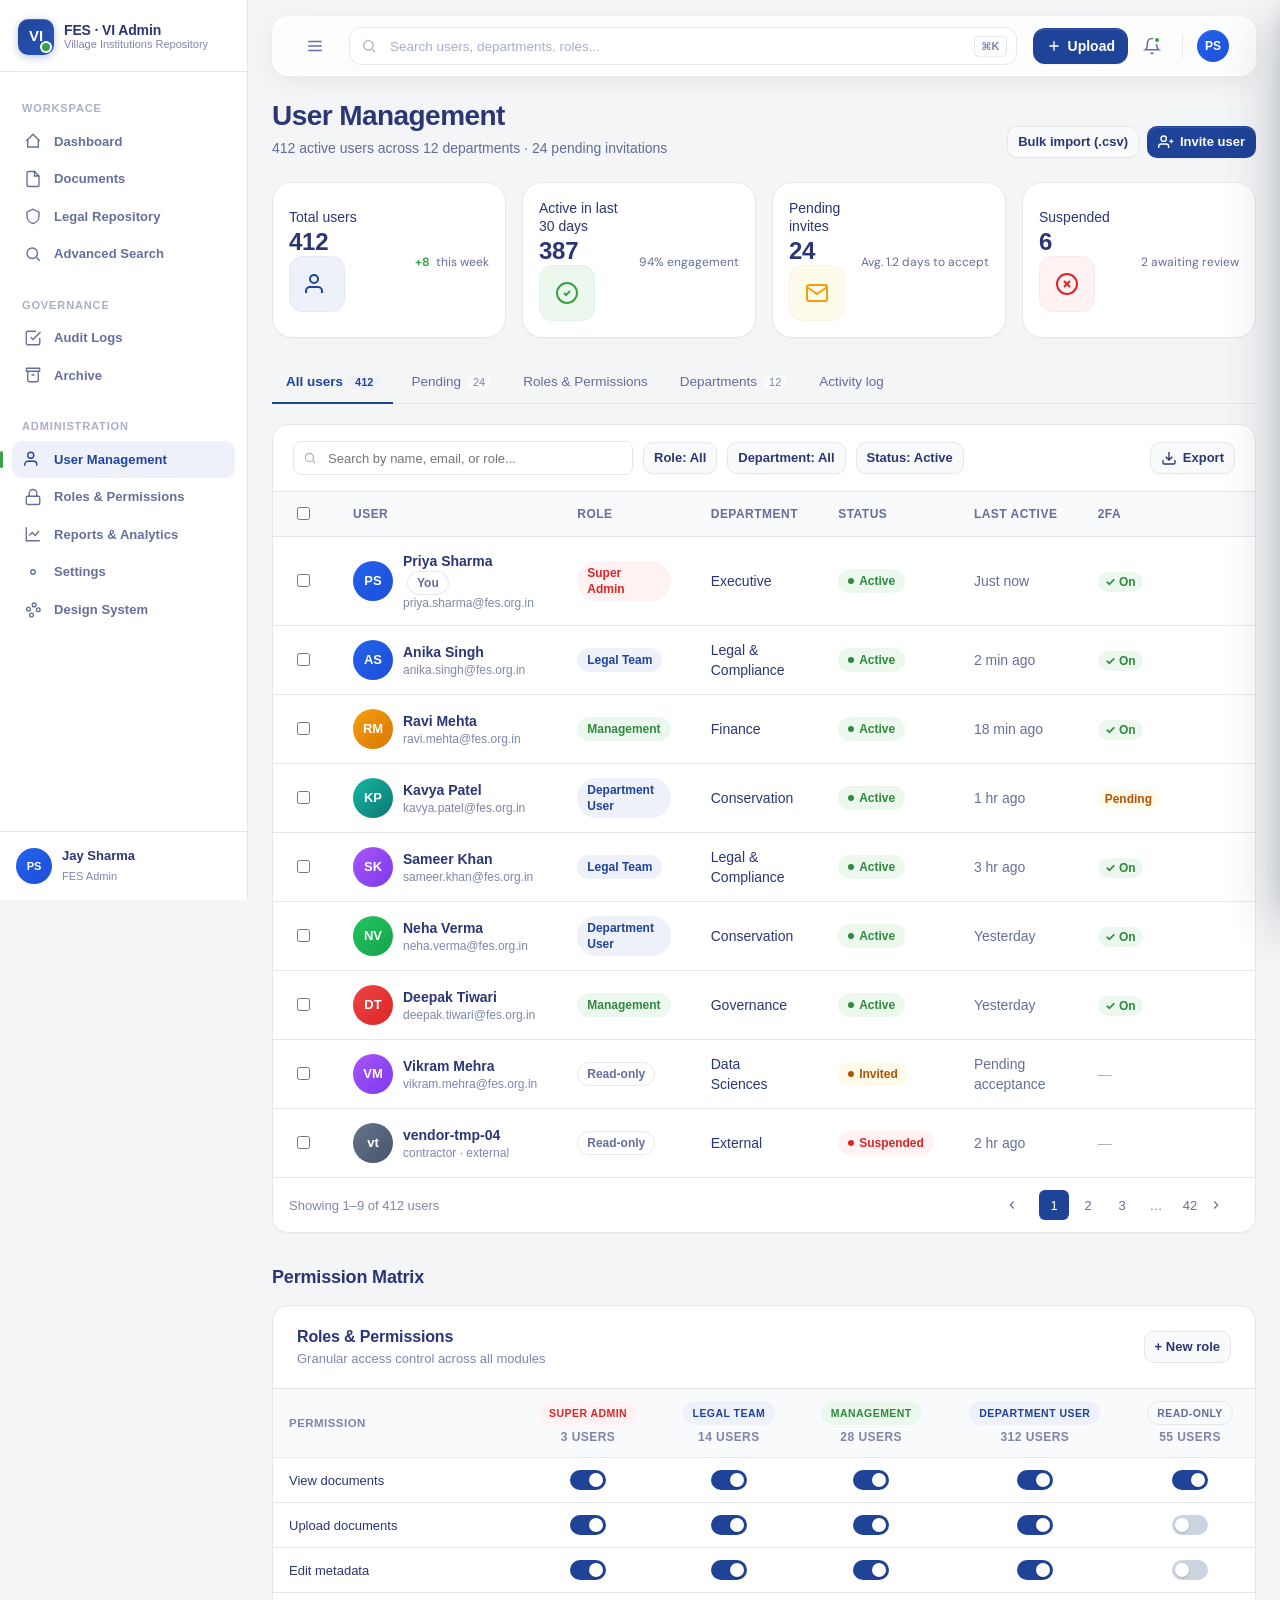
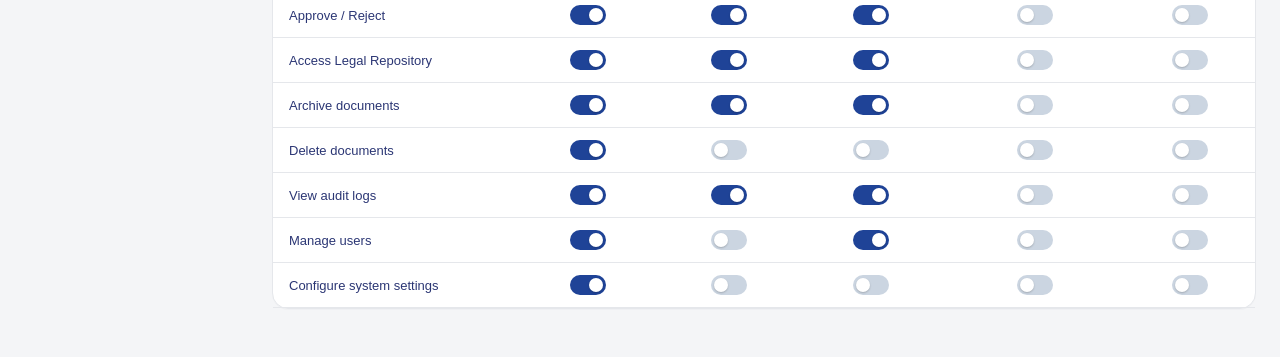
<file: users.html>
<!DOCTYPE html>
<html lang="en">
<head>
<meta charset="UTF-8" />
<meta name="viewport" content="width=device-width, initial-scale=1.0" />
<title>User Management · FES VI Admin</title>
<link rel="stylesheet" href="assets/css/styles.css" />
</head>
<body>
<div class="app">
  <aside class="sidebar">
    <div class="sb-brand"><div class="sb-logo">VI</div><div class="sb-brand-text"><strong>FES · VI Admin</strong><span>Village Institutions Repository</span></div></div>
    <div class="sb-scroll">
      <div class="sb-section">
        <div class="sb-section-title">Workspace</div>
        <a href="index.html" class="nav-link"><svg viewBox="0 0 24 24" fill="none" stroke="currentColor"><path d="M3 12l9-9 9 9M5 10v10h14V10"/></svg><span class="nav-label">Dashboard</span></a>
        <a href="documents.html" class="nav-link"><svg viewBox="0 0 24 24" fill="none" stroke="currentColor"><path d="M14 2H6a2 2 0 00-2 2v16a2 2 0 002 2h12a2 2 0 002-2V8z"/><path d="M14 2v6h6"/></svg><span class="nav-label">Documents</span></a>
        <a href="legal.html" class="nav-link"><svg viewBox="0 0 24 24" fill="none" stroke="currentColor"><path d="M12 3l8 4v5c0 5-3.5 9-8 10-4.5-1-8-5-8-10V7l8-4z"/></svg><span class="nav-label">Legal Repository</span></a>
        <a href="search.html" class="nav-link"><svg viewBox="0 0 24 24" fill="none" stroke="currentColor"><circle cx="11" cy="11" r="7"/><path d="M21 21l-4.3-4.3"/></svg><span class="nav-label">Advanced Search</span></a>
      </div>
      <div class="sb-section">
        <div class="sb-section-title">Governance</div>
        <a href="audit.html" class="nav-link"><svg viewBox="0 0 24 24" fill="none" stroke="currentColor"><path d="M9 11l3 3L22 4"/><path d="M21 12v7a2 2 0 01-2 2H5a2 2 0 01-2-2V5a2 2 0 012-2h11"/></svg><span class="nav-label">Audit Logs</span></a>
        <a href="archive.html" class="nav-link"><svg viewBox="0 0 24 24" fill="none" stroke="currentColor"><rect x="3" y="3" width="18" height="4" rx="1"/><path d="M5 7v12a2 2 0 002 2h10a2 2 0 002-2V7M10 12h4"/></svg><span class="nav-label">Archive</span></a>
      </div>
      <div class="sb-section">
        <div class="sb-section-title">Administration</div>
        <a href="users.html" class="nav-link active"><svg viewBox="0 0 24 24" fill="none" stroke="currentColor"><path d="M17 21v-2a4 4 0 00-4-4H5a4 4 0 00-4 4v2"/><circle cx="9" cy="7" r="4"/></svg><span class="nav-label">User Management</span></a>
        <a href="users.html#roles" class="nav-link"><svg viewBox="0 0 24 24" fill="none" stroke="currentColor"><rect x="3" y="11" width="18" height="11" rx="2"/><path d="M7 11V7a5 5 0 0110 0v4"/></svg><span class="nav-label">Roles &amp; Permissions</span></a>
        <a href="reports.html" class="nav-link"><svg viewBox="0 0 24 24" fill="none" stroke="currentColor"><path d="M3 3v18h18"/><path d="M7 14l4-4 4 4 5-6"/></svg><span class="nav-label">Reports &amp; Analytics</span></a>
        <a href="settings.html" class="nav-link"><svg viewBox="0 0 24 24" fill="none" stroke="currentColor"><circle cx="12" cy="12" r="3"/></svg><span class="nav-label">Settings</span></a>
        <a href="design-system.html" class="nav-link"><svg viewBox="0 0 24 24" fill="none" stroke="currentColor"><circle cx="13.5" cy="6.5" r="2.5"/><circle cx="19" cy="13" r="2.5"/><circle cx="6" cy="12" r="2.5"/><circle cx="10" cy="20" r="2.5"/></svg><span class="nav-label">Design System</span></a>
      </div>
    </div>
    <div class="sb-foot"><div class="avatar c1">PS</div><div class="sb-foot-info"><strong>Jay Sharma</strong><span>FES Admin</span></div></div>
  </aside>

  <div class="main">
    <!-- TOPBAR · Floating glass header -->
    <header class="topbar">
      <button class="tb-collapse" data-collapse aria-label="Toggle sidebar">
        <svg width="18" height="18" viewBox="0 0 24 24" fill="none" stroke="currentColor" stroke-width="2"><path d="M3 6h18M3 12h18M3 18h18"/></svg>
      </button>

      <div class="tb-search">
        <svg viewBox="0 0 24 24" fill="none" stroke="currentColor" stroke-width="2"><circle cx="11" cy="11" r="7"/><path d="M21 21l-4.3-4.3"/></svg>
        <input placeholder="Search users, departments, roles..." />
        <kbd>⌘K</kbd>
      </div>

      <div class="tb-actions">
        <button class="btn btn-primary" data-open-drawer="upload-drawer">
          <svg viewBox="0 0 24 24" fill="none" stroke="currentColor" stroke-width="2"><path d="M12 5v14M5 12h14"/></svg>
          Upload
        </button>
        <button class="tb-icon-btn" title="Notifications" data-open-drawer="notif-drawer">
          <svg width="18" height="18" viewBox="0 0 24 24" fill="none" stroke="currentColor" stroke-width="2"><path d="M18 8a6 6 0 10-12 0c0 7-3 9-3 9h18s-3-2-3-9M13.7 21a2 2 0 01-3.4 0"/></svg>
          <span class="dot"></span>
        </button>
        <div class="tb-sep"></div>
        <button class="tb-avatar-btn" title="Account">
          <span class="avatar c1">PS</span>
        </button>
      </div>
    </header>

    <main class="page">
      <div class="page-head">
        <div>
          <h1>User Management</h1>
          <p>412 active users across 12 departments · 24 pending invitations</p>
        </div>
        <div class="actions">
          <button class="btn btn-secondary btn-sm">Bulk import (.csv)</button>
          <button class="btn btn-primary btn-sm" data-open-drawer="invite-drawer">
            <svg viewBox="0 0 24 24" fill="none" stroke="currentColor" stroke-width="2"><path d="M16 21v-2a4 4 0 00-4-4H5a4 4 0 00-4 4v2"/><circle cx="8.5" cy="7" r="4"/><path d="M20 8v6M23 11h-6"/></svg>
            Invite user
          </button>
        </div>
      </div>

      <!-- KPI -->
      <div class="kpi-grid mb-6">
        <div class="kpi"><div class="kpi-top"><div><div class="kpi-label">Total users</div><div class="kpi-value">412</div></div><div class="kpi-icon blue"><svg viewBox="0 0 24 24" fill="none" stroke="currentColor" stroke-width="2"><path d="M17 21v-2a4 4 0 00-4-4H5a4 4 0 00-4 4v2"/><circle cx="9" cy="7" r="4"/></svg></div></div><div class="kpi-foot"><span class="kpi-delta up">+8</span><span>this week</span></div></div>
        <div class="kpi"><div class="kpi-top"><div><div class="kpi-label">Active in last 30 days</div><div class="kpi-value">387</div></div><div class="kpi-icon green"><svg viewBox="0 0 24 24" fill="none" stroke="currentColor" stroke-width="2"><circle cx="12" cy="12" r="10"/><path d="M9 12l2 2 4-4"/></svg></div></div><div class="kpi-foot"><span>94% engagement</span></div></div>
        <div class="kpi"><div class="kpi-top"><div><div class="kpi-label">Pending invites</div><div class="kpi-value">24</div></div><div class="kpi-icon amber"><svg viewBox="0 0 24 24" fill="none" stroke="currentColor" stroke-width="2"><rect x="2" y="4" width="20" height="16" rx="2"/><path d="M22 6l-10 7L2 6"/></svg></div></div><div class="kpi-foot"><span>Avg. 1.2 days to accept</span></div></div>
        <div class="kpi"><div class="kpi-top"><div><div class="kpi-label">Suspended</div><div class="kpi-value">6</div></div><div class="kpi-icon red"><svg viewBox="0 0 24 24" fill="none" stroke="currentColor" stroke-width="2"><circle cx="12" cy="12" r="10"/><path d="M15 9l-6 6M9 9l6 6"/></svg></div></div><div class="kpi-foot"><span>2 awaiting review</span></div></div>
      </div>

      <!-- Tabs -->
      <div class="tabs" data-tabs>
        <button class="tab active">All users<span class="count">412</span></button>
        <button class="tab">Pending<span class="count">24</span></button>
        <button class="tab" id="roles">Roles &amp; Permissions</button>
        <button class="tab">Departments<span class="count">12</span></button>
        <button class="tab">Activity log</button>
      </div>

      <!-- User table -->
      <div class="table-wrap">
        <div class="table-toolbar">
          <div class="search-mini">
            <svg viewBox="0 0 24 24" fill="none" stroke="currentColor" stroke-width="2"><circle cx="11" cy="11" r="7"/><path d="M21 21l-4.3-4.3"/></svg>
            <input placeholder="Search by name, email, or role..." />
          </div>
          <button class="btn btn-secondary btn-sm">Role: All</button>
          <button class="btn btn-secondary btn-sm">Department: All</button>
          <button class="btn btn-secondary btn-sm">Status: Active</button>
          <div class="toolbar-right">
            <button class="btn btn-secondary btn-sm"><svg viewBox="0 0 24 24" fill="none" stroke="currentColor" stroke-width="2"><path d="M21 15v4a2 2 0 01-2 2H5a2 2 0 01-2-2v-4M7 10l5 5 5-5M12 15V3"/></svg>Export</button>
          </div>
        </div>

        <table class="data">
          <thead>
            <tr>
              <th class="check"><input type="checkbox" /></th>
              <th>User</th>
              <th>Role</th>
              <th>Department</th>
              <th>Status</th>
              <th>Last active</th>
              <th>2FA</th>
              <th></th>
            </tr>
          </thead>
          <tbody>
            <tr>
              <td><input type="checkbox" /></td>
              <td>
                <div class="cell-user">
                  <span class="avatar lg c1">PS</span>
                  <div><div style="font-weight:600;">Priya Sharma <span class="badge badge-outline" style="margin-left:4px;">You</span></div><div class="caption">priya.sharma@fes.org.in</div></div>
                </div>
              </td>
              <td><span class="badge badge-danger">Super Admin</span></td>
              <td>Executive</td>
              <td><span class="badge badge-success"><span class="dot"></span>Active</span></td>
              <td class="muted">Just now</td>
              <td><span class="badge badge-success" style="padding:1px 6px;">✓ On</span></td>
              <td><div class="row-actions"><button class="tb-icon-btn" data-open-drawer="user-drawer"><svg width="16" height="16" viewBox="0 0 24 24" fill="none" stroke="currentColor" stroke-width="2"><circle cx="12" cy="12" r="1"/><circle cx="19" cy="12" r="1"/><circle cx="5" cy="12" r="1"/></svg></button></div></td>
            </tr>
            <tr>
              <td><input type="checkbox" /></td>
              <td><div class="cell-user"><span class="avatar lg c1">AS</span><div><div style="font-weight:600;">Anika Singh</div><div class="caption">anika.singh@fes.org.in</div></div></div></td>
              <td><span class="badge badge-primary">Legal Team</span></td>
              <td>Legal &amp; Compliance</td>
              <td><span class="badge badge-success"><span class="dot"></span>Active</span></td>
              <td class="muted">2 min ago</td>
              <td><span class="badge badge-success" style="padding:1px 6px;">✓ On</span></td>
              <td><div class="row-actions"><button class="tb-icon-btn" data-open-drawer="user-drawer"><svg width="16" height="16" viewBox="0 0 24 24" fill="none" stroke="currentColor" stroke-width="2"><circle cx="12" cy="12" r="1"/><circle cx="19" cy="12" r="1"/><circle cx="5" cy="12" r="1"/></svg></button></div></td>
            </tr>
            <tr>
              <td><input type="checkbox" /></td>
              <td><div class="cell-user"><span class="avatar lg c3">RM</span><div><div style="font-weight:600;">Ravi Mehta</div><div class="caption">ravi.mehta@fes.org.in</div></div></div></td>
              <td><span class="badge badge-accent">Management</span></td>
              <td>Finance</td>
              <td><span class="badge badge-success"><span class="dot"></span>Active</span></td>
              <td class="muted">18 min ago</td>
              <td><span class="badge badge-success" style="padding:1px 6px;">✓ On</span></td>
              <td><div class="row-actions"><button class="tb-icon-btn" data-open-drawer="user-drawer"><svg width="16" height="16" viewBox="0 0 24 24" fill="none" stroke="currentColor" stroke-width="2"><circle cx="12" cy="12" r="1"/><circle cx="19" cy="12" r="1"/><circle cx="5" cy="12" r="1"/></svg></button></div></td>
            </tr>
            <tr>
              <td><input type="checkbox" /></td>
              <td><div class="cell-user"><span class="avatar lg c2">KP</span><div><div style="font-weight:600;">Kavya Patel</div><div class="caption">kavya.patel@fes.org.in</div></div></div></td>
              <td><span class="badge badge-info">Department User</span></td>
              <td>Conservation</td>
              <td><span class="badge badge-success"><span class="dot"></span>Active</span></td>
              <td class="muted">1 hr ago</td>
              <td><span class="badge badge-warning" style="padding:1px 6px;">Pending</span></td>
              <td><div class="row-actions"><button class="tb-icon-btn"><svg width="16" height="16" viewBox="0 0 24 24" fill="none" stroke="currentColor" stroke-width="2"><circle cx="12" cy="12" r="1"/><circle cx="19" cy="12" r="1"/><circle cx="5" cy="12" r="1"/></svg></button></div></td>
            </tr>
            <tr>
              <td><input type="checkbox" /></td>
              <td><div class="cell-user"><span class="avatar lg c4">SK</span><div><div style="font-weight:600;">Sameer Khan</div><div class="caption">sameer.khan@fes.org.in</div></div></div></td>
              <td><span class="badge badge-primary">Legal Team</span></td>
              <td>Legal &amp; Compliance</td>
              <td><span class="badge badge-success"><span class="dot"></span>Active</span></td>
              <td class="muted">3 hr ago</td>
              <td><span class="badge badge-success" style="padding:1px 6px;">✓ On</span></td>
              <td><div class="row-actions"><button class="tb-icon-btn"><svg width="16" height="16" viewBox="0 0 24 24" fill="none" stroke="currentColor" stroke-width="2"><circle cx="12" cy="12" r="1"/><circle cx="19" cy="12" r="1"/><circle cx="5" cy="12" r="1"/></svg></button></div></td>
            </tr>
            <tr>
              <td><input type="checkbox" /></td>
              <td><div class="cell-user"><span class="avatar lg c6">NV</span><div><div style="font-weight:600;">Neha Verma</div><div class="caption">neha.verma@fes.org.in</div></div></div></td>
              <td><span class="badge badge-info">Department User</span></td>
              <td>Conservation</td>
              <td><span class="badge badge-success"><span class="dot"></span>Active</span></td>
              <td class="muted">Yesterday</td>
              <td><span class="badge badge-success" style="padding:1px 6px;">✓ On</span></td>
              <td><div class="row-actions"><button class="tb-icon-btn"><svg width="16" height="16" viewBox="0 0 24 24" fill="none" stroke="currentColor" stroke-width="2"><circle cx="12" cy="12" r="1"/><circle cx="19" cy="12" r="1"/><circle cx="5" cy="12" r="1"/></svg></button></div></td>
            </tr>
            <tr>
              <td><input type="checkbox" /></td>
              <td><div class="cell-user"><span class="avatar lg c5">DT</span><div><div style="font-weight:600;">Deepak Tiwari</div><div class="caption">deepak.tiwari@fes.org.in</div></div></div></td>
              <td><span class="badge badge-accent">Management</span></td>
              <td>Governance</td>
              <td><span class="badge badge-success"><span class="dot"></span>Active</span></td>
              <td class="muted">Yesterday</td>
              <td><span class="badge badge-success" style="padding:1px 6px;">✓ On</span></td>
              <td><div class="row-actions"><button class="tb-icon-btn"><svg width="16" height="16" viewBox="0 0 24 24" fill="none" stroke="currentColor" stroke-width="2"><circle cx="12" cy="12" r="1"/><circle cx="19" cy="12" r="1"/><circle cx="5" cy="12" r="1"/></svg></button></div></td>
            </tr>
            <tr>
              <td><input type="checkbox" /></td>
              <td><div class="cell-user"><span class="avatar lg c4">VM</span><div><div style="font-weight:600;">Vikram Mehra</div><div class="caption">vikram.mehra@fes.org.in</div></div></div></td>
              <td><span class="badge badge-outline">Read-only</span></td>
              <td>Data Sciences</td>
              <td><span class="badge badge-warning"><span class="dot"></span>Invited</span></td>
              <td class="muted">Pending acceptance</td>
              <td><span style="color:var(--text-soft);">—</span></td>
              <td><div class="row-actions"><button class="tb-icon-btn"><svg width="16" height="16" viewBox="0 0 24 24" fill="none" stroke="currentColor" stroke-width="2"><circle cx="12" cy="12" r="1"/><circle cx="19" cy="12" r="1"/><circle cx="5" cy="12" r="1"/></svg></button></div></td>
            </tr>
            <tr>
              <td><input type="checkbox" /></td>
              <td><div class="cell-user"><span class="avatar lg" style="background:linear-gradient(135deg,#64748B,#475569);">vt</span><div><div style="font-weight:600;">vendor-tmp-04</div><div class="caption">contractor · external</div></div></div></td>
              <td><span class="badge badge-outline">Read-only</span></td>
              <td>External</td>
              <td><span class="badge badge-danger"><span class="dot"></span>Suspended</span></td>
              <td class="muted">2 hr ago</td>
              <td><span style="color:var(--text-soft);">—</span></td>
              <td><div class="row-actions"><button class="tb-icon-btn"><svg width="16" height="16" viewBox="0 0 24 24" fill="none" stroke="currentColor" stroke-width="2"><circle cx="12" cy="12" r="1"/><circle cx="19" cy="12" r="1"/><circle cx="5" cy="12" r="1"/></svg></button></div></td>
            </tr>
          </tbody>
        </table>

        <div class="pagination">
          <span>Showing 1–9 of 412 users</span>
          <div class="pages"><button><svg width="14" height="14" viewBox="0 0 24 24" fill="none" stroke="currentColor" stroke-width="2"><path d="M15 18l-6-6 6-6"/></svg></button><button class="active">1</button><button>2</button><button>3</button><button>…</button><button>42</button><button><svg width="14" height="14" viewBox="0 0 24 24" fill="none" stroke="currentColor" stroke-width="2"><path d="M9 18l6-6-6-6"/></svg></button></div>
        </div>
      </div>

      <!-- Roles & Permissions Matrix -->
      <h3 class="mt-8 mb-4">Permission Matrix</h3>
      <div class="card">
        <div class="card-head">
          <div><h3>Roles &amp; Permissions</h3><div class="sub">Granular access control across all modules</div></div>
          <button class="btn btn-secondary btn-sm">+ New role</button>
        </div>
        <div style="overflow-x:auto;">
          <table class="perm-matrix">
            <thead>
              <tr>
                <th style="min-width:220px;">Permission</th>
                <th><div class="role-head"><span class="badge badge-danger">Super Admin</span><span class="caption">3 users</span></div></th>
                <th><div class="role-head"><span class="badge badge-primary">Legal Team</span><span class="caption">14 users</span></div></th>
                <th><div class="role-head"><span class="badge badge-accent">Management</span><span class="caption">28 users</span></div></th>
                <th><div class="role-head"><span class="badge badge-info">Department User</span><span class="caption">312 users</span></div></th>
                <th><div class="role-head"><span class="badge badge-outline">Read-only</span><span class="caption">55 users</span></div></th>
              </tr>
            </thead>
            <tbody>
              <tr>
                <td style="font-weight:500;">View documents</td>
                <td><label class="switch"><input type="checkbox" checked disabled/><span class="slider"></span></label></td>
                <td><label class="switch"><input type="checkbox" checked/><span class="slider"></span></label></td>
                <td><label class="switch"><input type="checkbox" checked/><span class="slider"></span></label></td>
                <td><label class="switch"><input type="checkbox" checked/><span class="slider"></span></label></td>
                <td><label class="switch"><input type="checkbox" checked/><span class="slider"></span></label></td>
              </tr>
              <tr>
                <td style="font-weight:500;">Upload documents</td>
                <td><label class="switch"><input type="checkbox" checked/><span class="slider"></span></label></td>
                <td><label class="switch"><input type="checkbox" checked/><span class="slider"></span></label></td>
                <td><label class="switch"><input type="checkbox" checked/><span class="slider"></span></label></td>
                <td><label class="switch"><input type="checkbox" checked/><span class="slider"></span></label></td>
                <td><label class="switch"><input type="checkbox"/><span class="slider"></span></label></td>
              </tr>
              <tr>
                <td style="font-weight:500;">Edit metadata</td>
                <td><label class="switch"><input type="checkbox" checked/><span class="slider"></span></label></td>
                <td><label class="switch"><input type="checkbox" checked/><span class="slider"></span></label></td>
                <td><label class="switch"><input type="checkbox" checked/><span class="slider"></span></label></td>
                <td><label class="switch"><input type="checkbox" checked/><span class="slider"></span></label></td>
                <td><label class="switch"><input type="checkbox"/><span class="slider"></span></label></td>
              </tr>
              <tr>
                <td style="font-weight:500;">Approve / Reject</td>
                <td><label class="switch"><input type="checkbox" checked/><span class="slider"></span></label></td>
                <td><label class="switch"><input type="checkbox" checked/><span class="slider"></span></label></td>
                <td><label class="switch"><input type="checkbox" checked/><span class="slider"></span></label></td>
                <td><label class="switch"><input type="checkbox"/><span class="slider"></span></label></td>
                <td><label class="switch"><input type="checkbox"/><span class="slider"></span></label></td>
              </tr>
              <tr>
                <td style="font-weight:500;">Access Legal Repository</td>
                <td><label class="switch"><input type="checkbox" checked/><span class="slider"></span></label></td>
                <td><label class="switch"><input type="checkbox" checked/><span class="slider"></span></label></td>
                <td><label class="switch"><input type="checkbox" checked/><span class="slider"></span></label></td>
                <td><label class="switch"><input type="checkbox"/><span class="slider"></span></label></td>
                <td><label class="switch"><input type="checkbox"/><span class="slider"></span></label></td>
              </tr>
              <tr>
                <td style="font-weight:500;">Archive documents</td>
                <td><label class="switch"><input type="checkbox" checked/><span class="slider"></span></label></td>
                <td><label class="switch"><input type="checkbox" checked/><span class="slider"></span></label></td>
                <td><label class="switch"><input type="checkbox" checked/><span class="slider"></span></label></td>
                <td><label class="switch"><input type="checkbox"/><span class="slider"></span></label></td>
                <td><label class="switch"><input type="checkbox"/><span class="slider"></span></label></td>
              </tr>
              <tr>
                <td style="font-weight:500;">Delete documents</td>
                <td><label class="switch"><input type="checkbox" checked/><span class="slider"></span></label></td>
                <td><label class="switch"><input type="checkbox"/><span class="slider"></span></label></td>
                <td><label class="switch"><input type="checkbox"/><span class="slider"></span></label></td>
                <td><label class="switch"><input type="checkbox"/><span class="slider"></span></label></td>
                <td><label class="switch"><input type="checkbox"/><span class="slider"></span></label></td>
              </tr>
              <tr>
                <td style="font-weight:500;">View audit logs</td>
                <td><label class="switch"><input type="checkbox" checked/><span class="slider"></span></label></td>
                <td><label class="switch"><input type="checkbox" checked/><span class="slider"></span></label></td>
                <td><label class="switch"><input type="checkbox" checked/><span class="slider"></span></label></td>
                <td><label class="switch"><input type="checkbox"/><span class="slider"></span></label></td>
                <td><label class="switch"><input type="checkbox"/><span class="slider"></span></label></td>
              </tr>
              <tr>
                <td style="font-weight:500;">Manage users</td>
                <td><label class="switch"><input type="checkbox" checked/><span class="slider"></span></label></td>
                <td><label class="switch"><input type="checkbox"/><span class="slider"></span></label></td>
                <td><label class="switch"><input type="checkbox" checked/><span class="slider"></span></label></td>
                <td><label class="switch"><input type="checkbox"/><span class="slider"></span></label></td>
                <td><label class="switch"><input type="checkbox"/><span class="slider"></span></label></td>
              </tr>
              <tr>
                <td style="font-weight:500;">Configure system settings</td>
                <td><label class="switch"><input type="checkbox" checked/><span class="slider"></span></label></td>
                <td><label class="switch"><input type="checkbox"/><span class="slider"></span></label></td>
                <td><label class="switch"><input type="checkbox"/><span class="slider"></span></label></td>
                <td><label class="switch"><input type="checkbox"/><span class="slider"></span></label></td>
                <td><label class="switch"><input type="checkbox"/><span class="slider"></span></label></td>
              </tr>
            </tbody>
          </table>
        </div>
      </div>
    </main>
  </div>
</div>

<!-- Invite user drawer -->
<div class="drawer-overlay" data-for="invite-drawer"></div>
<aside class="drawer" id="invite-drawer">
  <div class="drawer-head"><div><h3>Invite users</h3><div class="caption">Add team members to FES Repository</div></div><button class="tb-icon-btn" data-close-drawer><svg width="18" height="18" viewBox="0 0 24 24" fill="none" stroke="currentColor" stroke-width="2"><path d="M18 6L6 18M6 6l12 12"/></svg></button></div>
  <div class="drawer-body">
    <div class="field"><label>Email addresses</label>
      <textarea class="textarea" rows="3" placeholder="anika.singh@fes.org.in&#10;ravi.mehta@fes.org.in">anika.singh@fes.org.in
ravi.mehta@fes.org.in</textarea>
      <div class="hint">Separate multiple emails with commas or new lines</div>
    </div>
    <div class="grid-2 mt-4">
      <div class="field"><label>Role</label><select class="select"><option>Department User</option><option>Management</option><option>Legal Team</option><option>Read-only</option></select></div>
      <div class="field"><label>Department</label><select class="select"><option>Legal &amp; Compliance</option><option>Finance</option><option>Conservation</option></select></div>
    </div>
    <div class="field mt-4"><label>Personal message (optional)</label><textarea class="textarea" placeholder="Welcome to the FES Repository..."></textarea></div>

    <div class="card mt-4">
      <div class="card-body" style="padding: 14px 16px;">
        <div class="between" style="margin-bottom:10px;">
          <div><strong style="font-size:13.5px;">Send welcome email</strong><div class="caption">Includes onboarding guide</div></div>
          <label class="switch"><input type="checkbox" checked/><span class="slider"></span></label>
        </div>
        <div class="between" style="margin-bottom:10px;">
          <div><strong style="font-size:13.5px;">Require 2FA on first sign-in</strong><div class="caption">Mandatory per security policy</div></div>
          <label class="switch"><input type="checkbox" checked disabled/><span class="slider"></span></label>
        </div>
        <div class="between">
          <div><strong style="font-size:13.5px;">Auto-expire invite in 7 days</strong></div>
          <label class="switch"><input type="checkbox" checked/><span class="slider"></span></label>
        </div>
      </div>
    </div>
  </div>
  <div class="drawer-foot">
    <button class="btn btn-secondary" data-close-drawer>Cancel</button>
    <button class="btn btn-primary">Send invitations</button>
  </div>
</aside>

<!-- User profile drawer -->
<div class="drawer-overlay" data-for="user-drawer"></div>
<aside class="drawer" id="user-drawer" style="width:520px;">
  <div class="drawer-head">
    <div style="display:flex; gap:14px; align-items:center;">
      <div class="avatar xl c1">AS</div>
      <div>
        <h3 style="font-size:16px;">Anika Singh</h3>
        <div class="caption">Senior Legal Counsel · Legal &amp; Compliance</div>
        <div style="margin-top:6px; display:flex; gap:6px;">
          <span class="badge badge-primary">Legal Team</span>
          <span class="badge badge-success"><span class="dot"></span>Active</span>
        </div>
      </div>
    </div>
    <button class="tb-icon-btn" data-close-drawer><svg width="18" height="18" viewBox="0 0 24 24" fill="none" stroke="currentColor" stroke-width="2"><path d="M18 6L6 18M6 6l12 12"/></svg></button>
  </div>
  <div data-tabs class="tabs" style="margin: 0 20px;">
    <button class="tab active">Overview</button>
    <button class="tab">Permissions</button>
    <button class="tab">Activity<span class="count">142</span></button>
    <button class="tab">Sessions</button>
  </div>
  <div class="drawer-body" style="padding-top: 0;">
    <div class="card mt-4">
      <div class="card-body">
        <h4 style="margin-bottom:12px;">Profile details</h4>
        <div class="grid-2" style="gap: 14px 24px;">
          <div><div class="caption">Email</div><strong style="font-size:13.5px;">anika.singh@fes.org.in</strong></div>
          <div><div class="caption">Phone</div><strong style="font-size:13.5px;">+91 98765 12345</strong></div>
          <div><div class="caption">Employee ID</div><strong class="mono" style="font-size:12.5px;">FES-LEG-0142</strong></div>
          <div><div class="caption">Joined</div><strong style="font-size:13.5px;">Mar 2022</strong></div>
          <div><div class="caption">Manager</div><strong style="font-size:13.5px;">Priya Sharma</strong></div>
          <div><div class="caption">Location</div><strong style="font-size:13.5px;">Anand, Gujarat</strong></div>
        </div>
      </div>
    </div>

    <div class="card mt-4">
      <div class="card-body">
        <h4 style="margin-bottom:12px;">Activity stats (last 30 days)</h4>
        <div class="grid-4" style="gap: 12px;">
          <div><div class="caption">Logins</div><strong style="font-size:18px;">28</strong></div>
          <div><div class="caption">Uploads</div><strong style="font-size:18px;">42</strong></div>
          <div><div class="caption">Approvals</div><strong style="font-size:18px;">86</strong></div>
          <div><div class="caption">Downloads</div><strong style="font-size:18px;">214</strong></div>
        </div>
      </div>
    </div>

    <div class="card mt-4">
      <div class="card-body">
        <h4 style="margin-bottom:12px;">Recent activity</h4>
        <div class="timeline">
          <div class="tl-item"><span class="tl-dot success"></span><div class="tl-content"><div class="head"><div class="title">Approved Annual Compliance Report</div><span class="time">2m</span></div></div></div>
          <div class="tl-item"><span class="tl-dot"></span><div class="tl-content"><div class="head"><div class="title">Updated metadata on 3 contracts</div><span class="time">1h</span></div></div></div>
          <div class="tl-item"><span class="tl-dot"></span><div class="tl-content"><div class="head"><div class="title">Created case FES-LEG-2026-0163</div><span class="time">3h</span></div></div></div>
        </div>
      </div>
    </div>
  </div>
  <div class="drawer-foot">
    <button class="btn btn-danger" style="margin-right:auto;">Suspend</button>
    <button class="btn btn-secondary">Reset password</button>
    <button class="btn btn-primary">Edit user</button>
  </div>
</aside>

<script src="assets/js/app.js"></script>
</body>
</html>
</file>
<file: assets/css/styles.css>
/* ============================================================
   FES DMS — Enterprise Document Management System
   Design System / Global Styles
   ============================================================ */

@import url('https://fonts.googleapis.com/css2?family=Inter:wght@300;400;500;600;700;800&family=DM+Sans:wght@400;500;700&family=JetBrains+Mono:wght@400;500&display=swap');

/* ============================================================
   FES VI · DESIGN TOKENS (aligned to Figma "Final Design")
   ============================================================ */
:root {
  /* ----- Brand ----- */
  --primary: #1F4397;          /* deep navy — primary actions, links, focus */
  --primary-600: #1A3879;
  --primary-700: #14306A;
  --primary-50:  #EEF1FA;
  --primary-100: #DDE3F5;

  --secondary: #2B3674;        /* heading / strong text — blue-purple */
  --accent:    #39A248;        /* FES green — success, accents, deltas */
  --accent-600:#2E8A3C;
  --accent-50: #ECF8EE;
  --accent-100:#D4EFD9;

  /* ----- Surfaces ----- */
  --bg: #F4F5F7;               /* shell background — slightly darker so cards pop */
  --surface: #FFFFFF;
  --surface-2: #F9FAFB;        /* secondary surface — buttons, header rest, chips */
  --surface-3: #F3F4F6;
  --border: #E5E7EB;
  --border-strong: #D1D5DB;

  /* ----- Text ----- */
  --text: #2B3674;             /* primary heading / body strong */
  --text-muted: rgba(43,54,116,0.72);
  --text-subtle: rgba(43,54,116,0.6);
  --text-soft: rgba(43,54,116,0.4);
  --text-on-primary: #FFFFFF;

  /* ----- Semantic ----- */
  --success: #39A248;
  --success-50: #ECF8EE;
  --warning: #F59E0B;
  --warning-50: #FFFBEB;
  --danger:  #DC2626;
  --danger-50: #FEF2F2;
  --info: #1F4397;
  --info-50: #EEF1FA;
  --purple: #7C3AED;
  --purple-50: #F5F3FF;

  /* ----- Spacing (4-pt) ----- */
  --s-0: 0;
  --s-1: 4px;
  --s-1-5: 6px;
  --s-2: 8px;
  --s-3: 12px;
  --s-4: 16px;
  --s-5: 20px;
  --s-6: 24px;
  --s-8: 32px;
  --s-10: 40px;
  --s-12: 48px;
  --s-16: 64px;

  /* ----- Radius (Figma uses larger corners) ----- */
  --r-sm: 8px;
  --r-md: 12px;     /* buttons, inputs, chips */
  --r-lg: 16px;     /* header, large surfaces */
  --r-xl: 20px;     /* KPI cards */
  --r-2xl: 24px;
  --r-pill: 999px;

  /* ----- Elevation ----- */
  --sh-1: 0 1px 0.25px rgba(29,41,61,.02);                   /* base — buttons, cards */
  --sh-2: 0 2px 4px rgba(29,41,61,.04), 0 1px 0.25px rgba(29,41,61,.02);
  --sh-3: 0 6px 24px rgba(0,0,0,.06);                         /* floating header */
  --sh-4: 0 12px 32px rgba(15,23,42,.08), 0 4px 12px rgba(15,23,42,.05);
  --sh-5: 0 24px 56px rgba(15,23,42,.12), 0 8px 24px rgba(15,23,42,.06);
  --sh-focus: 0 0 0 4px rgba(31,67,151,.16);

  /* ----- Type ----- */
  /* Figma uses Helvetica Bold/Regular/Light. Use system Helvetica where available,
     fall back to Inter (a near-twin metric-wise) which we load as a web font. */
  --font: 'Helvetica Neue', 'Helvetica', 'Inter', 'Arial', system-ui, -apple-system, sans-serif;
  --font-display: 'Helvetica Neue', 'Helvetica', 'Inter', 'Arial', system-ui, sans-serif;
  --font-mono: 'JetBrains Mono', ui-monospace, Menlo, monospace;
  --font-num: 'DM Sans', 'Helvetica Neue', 'Helvetica', 'Inter', sans-serif;

  /* ----- Layout ----- */
  --sidebar-w: 248px;
  --sidebar-collapsed-w: 72px;
  --topbar-h: 72px;
}

/* ---------- Reset ---------- */
*, *::before, *::after { box-sizing: border-box; }
html, body { height: 100%; }
body {
  margin: 0;
  font-family: var(--font);
  font-size: 14px;
  line-height: 1.5;
  color: var(--text);
  background: var(--bg);
  -webkit-font-smoothing: antialiased;
  -moz-osx-font-smoothing: grayscale;
  font-feature-settings: 'ss01' on, 'cv11' on;
}
button, input, select, textarea { font: inherit; color: inherit; }
button { background: none; border: 0; cursor: pointer; padding: 0; }
a { color: inherit; text-decoration: none; }
img, svg { display: block; max-width: 100%; }

/* ---------- Typography (Figma scale) ----------
   Figma uses Helvetica Bold for headings + 14/20 for body.
   Key values observed: 24/28, 14/20, 14/18, 12/16, 10/15. */
.h1, h1 { font-family: var(--font-display); font-size: 28px; line-height: 32px; font-weight: 700; letter-spacing: -0.02em; margin: 0; color: var(--secondary); }
.h2, h2 { font-family: var(--font-display); font-size: 22px; line-height: 28px; font-weight: 700; letter-spacing: -0.015em; margin: 0; color: var(--secondary); }
.h3, h3 { font-family: var(--font-display); font-size: 18px; line-height: 24px; font-weight: 700; letter-spacing: -0.01em; margin: 0; color: var(--secondary); }
.h4, h4 { font-family: var(--font-display); font-size: 14px; line-height: 20px; font-weight: 700; letter-spacing: 0;     margin: 0; color: var(--secondary); }
.body-lg { font-size: 15px; line-height: 22px; }
.body    { font-size: 14px; line-height: 20px; }
.body-sm { font-size: 13px; line-height: 18px; }
.caption { font-size: 12px; line-height: 16px; color: var(--text-subtle); }
.overline { font-size: 11px; line-height: 16px; letter-spacing: .08em; text-transform: uppercase; color: var(--text-subtle); font-weight: 700; }
.num     { font-family: var(--font-num); font-feature-settings: 'tnum'; }
.mono    { font-family: var(--font-mono); }
.muted   { color: var(--text-muted); }
.subtle  { color: var(--text-subtle); }

/* ---------- Layout shell ---------- */
.app {
  display: grid;
  grid-template-columns: var(--sidebar-w) 1fr;
  min-height: 100vh;
}
.app.collapsed { grid-template-columns: var(--sidebar-collapsed-w) 1fr; }

/* ---------- Sidebar ---------- */
.sidebar {
  background: var(--surface);
  border-right: 1px solid var(--border);
  position: sticky;
  top: 0;
  height: 100vh;
  display: flex;
  flex-direction: column;
  overflow: hidden;
}
.sb-brand { background: var(--surface); }
.sb-brand {
  display: flex;
  align-items: center;
  gap: 10px;
  padding: 18px 18px 16px;
  border-bottom: 1px solid var(--border);
  min-height: var(--topbar-h);
}
.sb-logo {
  width: 36px; height: 36px; border-radius: 10px;
  background: linear-gradient(135deg, #1F4397 0%, #2A55B8 100%);
  display: grid; place-items: center;
  color: #fff; font-weight: 700; font-size: 15px;
  letter-spacing: -0.01em;
  font-family: var(--font-display);
  box-shadow: 0 2px 8px rgba(31,67,151,.32), inset 0 1px 0 rgba(255,255,255,.18);
  flex-shrink: 0;
  position: relative;
}
.sb-logo::after {
  content: ''; position: absolute; right: 4px; bottom: 4px;
  width: 8px; height: 8px; border-radius: 50%;
  background: var(--accent);
  box-shadow: 0 0 0 2px #fff;
}
.sb-brand-text { display: flex; flex-direction: column; line-height: 1.1; }
.sb-brand-text strong { font-size: 14px; font-weight: 700; letter-spacing: -0.01em; color: var(--secondary); }
.sb-brand-text span { font-size: 11px; color: var(--text-subtle); font-weight: 500; }

.collapsed .sb-brand-text,
.collapsed .nav-label,
.collapsed .sb-section-title,
.collapsed .sb-foot-info,
.collapsed .nav-badge { display: none; }
.collapsed .sb-brand { justify-content: center; padding: 18px 8px 16px; }
.collapsed .nav-link { justify-content: center; }

.sb-scroll { flex: 1; overflow-y: auto; padding: 12px 0; }
.sb-scroll::-webkit-scrollbar { width: 6px; }
.sb-scroll::-webkit-scrollbar-thumb { background: #E2E8F0; border-radius: 6px; }

.sb-section { padding: 8px 12px; }
.sb-section-title {
  font-size: 11px; letter-spacing: .08em; text-transform: uppercase;
  color: var(--text-soft); font-weight: 600;
  padding: 8px 10px 6px;
}

.nav-link {
  display: flex; align-items: center; gap: 12px;
  padding: 9px 12px;
  border-radius: 10px;
  color: var(--text-muted);
  font-size: 13px; font-weight: 600;
  letter-spacing: 0.005em;
  transition: background .15s, color .15s;
  position: relative;
}
.nav-link svg { width: 18px; height: 18px; flex-shrink: 0; stroke-width: 1.8; }
.nav-link:hover { background: var(--surface-2); color: var(--secondary); }
.nav-link.active {
  background: var(--primary-50);
  color: var(--primary);
  font-weight: 700;
}
.nav-link.active::before {
  content: ''; position: absolute; left: -12px; top: 10px; bottom: 10px;
  width: 3px; background: var(--accent); border-radius: 3px;
}
.nav-badge {
  margin-left: auto;
  background: var(--danger); color: #fff;
  font-size: 10px; font-weight: 700;
  padding: 1px 6px; border-radius: 999px;
  min-width: 18px; text-align: center;
}
.nav-badge.muted { background: var(--surface-2); color: var(--text-muted); }

.sb-foot {
  border-top: 1px solid var(--border);
  padding: 14px 16px;
  display: flex; align-items: center; gap: 10px;
}
.sb-foot .avatar { width: 36px; height: 36px; flex-shrink: 0; }
.sb-foot-info { flex: 1; min-width: 0; }
.sb-foot-info strong { display: block; font-size: 13px; font-weight: 600; white-space: nowrap; overflow: hidden; text-overflow: ellipsis; }
.sb-foot-info span { font-size: 11px; color: var(--text-subtle); }

/* ---------- Topbar (Figma "floating glass header") ---------- */
.topbar {
  position: sticky; top: 16px; z-index: 30;
  height: 60px;
  margin: 16px 24px 0;
  background: linear-gradient(90deg, rgba(255,255,255,0.82), rgba(255,255,255,0.80));
  backdrop-filter: saturate(180%) blur(14px);
  -webkit-backdrop-filter: saturate(180%) blur(14px);
  border: 1.5px solid #FFFFFF;
  border-radius: var(--r-lg);
  box-shadow: var(--sh-3);
  display: flex; align-items: center; gap: 16px;
  padding: 0 24px;
}
.tb-collapse {
  width: 36px; height: 36px; border-radius: 10px;
  display: grid; place-items: center; color: var(--text-muted);
}
.tb-collapse:hover { background: var(--surface-2); color: var(--secondary); }
.tb-search {
  position: relative;
  flex: 1; max-width: 720px;
}
.tb-search input {
  width: 100%;
  height: 38px;
  padding: 0 14px 0 40px;
  border: 1px solid var(--border);
  background: var(--surface);
  border-radius: var(--r-md);
  font-size: 13.5px;
  color: var(--secondary);
  transition: border-color .15s, background .15s, box-shadow .15s;
}
.tb-search input::placeholder { color: var(--text-soft); }
.tb-search input:focus {
  outline: 0; border-color: var(--primary); background: #fff;
  box-shadow: var(--sh-focus);
}
.tb-search svg { position: absolute; left: 12px; top: 50%; transform: translateY(-50%); width: 16px; height: 16px; color: var(--text-soft); }
.tb-search kbd {
  position: absolute; right: 10px; top: 50%; transform: translateY(-50%);
  font-family: var(--font); font-size: 11px; color: var(--text-subtle);
  background: #fff; border: 1px solid var(--border); padding: 1px 6px; border-radius: 4px;
  font-weight: 600;
}
.tb-actions { margin-left: auto; display: flex; align-items: center; gap: 6px; }
.tb-icon-btn {
  width: 36px; height: 36px; border-radius: 10px;
  display: grid; place-items: center; color: var(--text-muted);
  position: relative;
  transition: background .15s, color .15s;
}
.tb-icon-btn:hover { background: var(--surface-2); color: var(--secondary); }
.tb-icon-btn .dot { position: absolute; top: 8px; right: 9px; width: 8px; height: 8px; background: var(--accent); border: 2px solid #fff; border-radius: 50%; }

/* Vertical separator inside topbar action cluster */
.tb-sep { width: 1px; height: 24px; background: var(--border); margin: 0 6px; }

/* Profile avatar button (compact circle) */
.tb-avatar-btn {
  display: inline-flex; align-items: center; justify-content: center;
  padding: 0; width: 36px; height: 36px; border-radius: 50%;
  transition: transform .15s, box-shadow .15s;
}
.tb-avatar-btn:hover { transform: translateY(-1px); box-shadow: 0 4px 10px rgba(31,67,151,.25); }
.tb-avatar-btn .avatar { width: 32px; height: 32px; font-size: 12px; }

/* ---------- Top horizontal nav tabs (Figma-style) ---------- */
.tb-tabs { display: flex; align-items: center; gap: 28px; margin: 0 16px; }
.tb-tab {
  display: inline-flex; align-items: center; gap: 8px;
  height: 36px; padding: 0 4px;
  font-family: var(--font-display);
  font-size: 13px; font-weight: 700;
  letter-spacing: 0.04em; text-transform: uppercase;
  color: var(--primary);
  position: relative;
  transition: color .15s;
}
.tb-tab svg { width: 18px; height: 18px; }
.tb-tab:hover { color: var(--primary-600); }
.tb-tab.active { color: var(--accent); }
.tb-tab.active::after {
  content: ''; position: absolute; left: 50%; bottom: -2px;
  transform: translateX(-50%);
  width: 24px; height: 3px; border-radius: 3px;
  background: var(--accent);
}
.tb-tab .badge-count {
  margin-left: 2px;
  min-width: 18px; height: 18px;
  border-radius: 999px;
  background: var(--danger);
  color: #fff;
  font-size: 10px; font-weight: 700;
  padding: 0 5px;
  display: inline-flex; align-items: center; justify-content: center;
}

/* ---------- Main content ---------- */
.main { display: flex; flex-direction: column; min-width: 0; }
.page { padding: 24px 24px 48px; }
.page-head {
  display: flex; justify-content: space-between; align-items: flex-end; gap: 24px;
  margin-bottom: 24px; flex-wrap: wrap;
}
.page-head .crumbs { font-family: var(--font-display); font-size: 12px; line-height: 16px; letter-spacing: .04em; text-transform: uppercase; color: var(--text-soft); font-weight: 700; margin-bottom: 8px; display: flex; align-items: center; gap: 6px; }
.page-head .crumbs svg { width: 12px; height: 12px; opacity: .6; }
.page-head h1 { margin-bottom: 6px; }
.page-head p { margin: 0; color: var(--text-muted); font-size: 14px; line-height: 20px; }
.page-head .actions { display: flex; gap: 8px; }

/* ---------- Buttons (Figma: 36h, 12px radius, py-2 px-3, 6px gap) ---------- */
.btn {
  display: inline-flex; align-items: center; justify-content: center; gap: 6px;
  height: 36px; padding: 8px 12px;
  border-radius: var(--r-md);
  font-family: var(--font-display);
  font-size: 14px; font-weight: 700;
  line-height: 20px;
  border: 1px solid transparent;
  cursor: pointer;
  transition: background .15s, border-color .15s, box-shadow .15s, color .15s;
  white-space: nowrap;
  box-shadow: var(--sh-1);
}
.btn svg { width: 16px; height: 16px; flex-shrink: 0; }
.btn-primary {
  background: var(--primary); color: #fff;
  box-shadow: 0 1px 0.25px rgba(29,41,61,.04), inset 0 1px 0 rgba(255,255,255,.12);
}
.btn-primary:hover { background: var(--primary-600); }
.btn-primary:active { background: var(--primary-700); }
.btn-secondary { background: var(--surface-2); color: var(--secondary); border-color: var(--border); }
.btn-secondary:hover { background: #fff; border-color: var(--border-strong); }
.btn-ghost { background: transparent; color: var(--text-muted); box-shadow: none; }
.btn-ghost:hover { background: var(--surface-2); color: var(--secondary); }
.btn-success { background: var(--accent); color: #fff; box-shadow: 0 1px 0.25px rgba(29,41,61,.04), inset 0 1px 0 rgba(255,255,255,.18); }
.btn-success:hover { background: var(--accent-600); }
.btn-danger { background: var(--danger); color: #fff; }
.btn-danger:hover { background: #B91C1C; }
.btn-dark { background: var(--secondary); color: #fff; }
.btn-dark:hover { background: #1E2952; }
.btn-sm { height: 32px; padding: 6px 10px; font-size: 13px; line-height: 18px; border-radius: 10px; }
.btn-lg { height: 44px; padding: 12px 18px; font-size: 14px; border-radius: var(--r-md); }
.btn-icon { width: 36px; padding: 0; }
.btn:disabled { opacity: .5; cursor: not-allowed; }

/* ---------- Cards ---------- */
.card {
  background: var(--surface);
  border: 1px solid var(--border);
  border-radius: var(--r-lg);
  box-shadow: var(--sh-1);
}
.card-head {
  padding: 20px 24px;
  border-bottom: 1px solid var(--border);
  display: flex; justify-content: space-between; align-items: center; gap: 12px;
}
.card-head h3 { font-size: 16px; font-weight: 700; line-height: 22px; color: var(--secondary); }
.card-head .sub { color: var(--text-subtle); font-size: 13px; line-height: 18px; margin-top: 2px; font-weight: 500; }
.card-body { padding: 24px; }
.card-foot {
  padding: 14px 24px; border-top: 1px solid var(--border);
  display: flex; justify-content: space-between; align-items: center;
  font-size: 13px; color: var(--text-subtle);
}

/* ---------- KPI (Figma: 329×96, radius 20, icon 56 left, content right) ---------- */
.kpi-grid {
  display: grid; grid-template-columns: repeat(4, minmax(0, 1fr));
  gap: 16px;
}
.kpi {
  background: var(--surface);
  border: 1px solid var(--border);
  border-radius: var(--r-xl);
  padding: 16px;
  box-shadow: var(--sh-1);
  position: relative;
  overflow: hidden;
  display: flex; align-items: center; gap: 16px;
  min-height: 96px;
}
.kpi-top { display: flex; flex-direction: column; flex: 1; min-width: 0; }
.kpi-label {
  font-family: var(--font-display);
  font-size: 14px; line-height: 18px;
  color: var(--secondary);
  font-weight: 400;
  margin-bottom: 2px;
}
.kpi-icon {
  width: 56px; height: 56px; border-radius: 14px;
  display: grid; place-items: center;
  flex-shrink: 0;
  box-shadow: inset 0 0 0 1px rgba(31,67,151,0.04);
}
.kpi-icon svg { width: 24px; height: 24px; }
.kpi-icon.blue   { background: var(--primary-50);  color: var(--primary); }
.kpi-icon.green  { background: var(--accent-50);   color: var(--accent); }
.kpi-icon.teal   { background: var(--accent-50);   color: var(--accent); }
.kpi-icon.amber  { background: var(--warning-50);  color: var(--warning); }
.kpi-icon.purple { background: var(--purple-50);   color: var(--purple); }
.kpi-icon.red    { background: var(--danger-50);   color: var(--danger); }
.kpi-value {
  font-family: var(--font-display);
  font-size: 24px; line-height: 28px; font-weight: 700;
  letter-spacing: -0.01em;
  color: var(--secondary);
  margin: 0;
}
.kpi-foot { display: flex; align-items: center; gap: 6px; font-size: 12px; line-height: 16px; color: var(--text-muted); margin-top: 4px; font-family: var(--font-num); }
.kpi-delta { display: inline-flex; align-items: center; gap: 2px; font-weight: 700; font-family: var(--font-num); }
.kpi-delta.up { color: var(--accent); }
.kpi-delta.down { color: var(--danger); }
.kpi-delta svg { width: 12px; height: 12px; }

/* ---------- Badges ---------- */
.badge {
  display: inline-flex; align-items: center; gap: 5px;
  padding: 3px 9px;
  border-radius: 999px;
  font-family: var(--font-display);
  font-size: 12px; line-height: 16px;
  font-weight: 700;
  background: var(--surface-2);
  color: var(--text-muted);
  border: 1px solid transparent;
}
.badge .dot { width: 6px; height: 6px; border-radius: 50%; background: currentColor; }
.badge-success { background: var(--accent-50); color: var(--accent-600); }
.badge-warning { background: var(--warning-50); color: #B45309; }
.badge-danger  { background: var(--danger-50); color: var(--danger); }
.badge-info    { background: var(--primary-50); color: var(--primary); }
.badge-primary { background: var(--primary-50); color: var(--primary); }
.badge-accent  { background: var(--accent-50); color: var(--accent-600); }
.badge-purple  { background: var(--purple-50); color: var(--purple); }
.badge-outline { background: transparent; border-color: var(--border); color: var(--text-muted); }

/* ---------- Tables ---------- */
.table-wrap {
  background: var(--surface);
  border: 1px solid var(--border);
  border-radius: var(--r-lg);
  overflow: hidden;
  box-shadow: var(--sh-1);
}
.table-toolbar {
  padding: 16px 20px;
  border-bottom: 1px solid var(--border);
  display: flex; align-items: center; gap: 10px;
  flex-wrap: wrap;
}
.table-toolbar .search-mini {
  position: relative; flex: 1; min-width: 220px; max-width: 340px;
}
.table-toolbar .search-mini input {
  width: 100%; height: 34px; padding: 0 12px 0 34px;
  border: 1px solid var(--border); border-radius: 8px;
  background: var(--surface); font-size: 13px;
}
.table-toolbar .search-mini input:focus { outline: 0; border-color: var(--primary); box-shadow: var(--sh-focus); }
.table-toolbar .search-mini svg { position: absolute; left: 10px; top: 50%; transform: translateY(-50%); width: 14px; height: 14px; color: var(--text-soft); }
.table-toolbar .toolbar-right { margin-left: auto; display: flex; gap: 8px; }

table.data { width: 100%; border-collapse: separate; border-spacing: 0; font-size: 14px; color: var(--secondary); }
.data thead th {
  position: sticky; top: 0;
  background: var(--surface-2);
  text-align: left;
  font-family: var(--font-display);
  font-size: 12px; line-height: 16px;
  letter-spacing: .04em; text-transform: uppercase;
  color: var(--text-muted); font-weight: 700;
  padding: 12px 20px;
  border-bottom: 1px solid var(--border);
  white-space: nowrap;
}
.data tbody td {
  padding: 14px 20px;
  border-bottom: 1px solid var(--border);
  vertical-align: middle;
  font-size: 14px; line-height: 20px;
  color: var(--secondary);
}
.data tbody td.muted { color: var(--text-muted); }
.data tbody tr:last-child td { border-bottom: 0; }
.data tbody tr { transition: background .12s; }
.data tbody tr:hover { background: var(--surface-2); }
.data .row-actions { opacity: 0; transition: opacity .15s; display: flex; gap: 2px; justify-content: flex-end; }
.data tr:hover .row-actions { opacity: 1; }
.data .check { width: 36px; }
.data .check input { accent-color: var(--primary); }

.cell-file { display: flex; align-items: center; gap: 12px; min-width: 0; }
.file-icon {
  width: 36px; height: 36px;
  border-radius: 8px;
  display: grid; place-items: center;
  flex-shrink: 0;
  font-size: 10px; font-weight: 700; color: #fff;
  letter-spacing: .04em;
}
.file-icon.pdf  { background: linear-gradient(135deg, #EF4444, #DC2626); }
.file-icon.doc  { background: linear-gradient(135deg, #3B82F6, #2563EB); }
.file-icon.xls  { background: linear-gradient(135deg, #22C55E, #16A34A); }
.file-icon.img  { background: linear-gradient(135deg, #A855F7, #7C3AED); }
.file-icon.zip  { background: linear-gradient(135deg, #F59E0B, #D97706); }
.file-icon.txt  { background: linear-gradient(135deg, #64748B, #475569); }
.cell-file .name { font-weight: 700; color: var(--secondary); font-size: 14px; line-height: 18px; }
.cell-file .meta { font-size: 12px; line-height: 16px; color: var(--text-subtle); margin-top: 2px; }

.cell-user { display: flex; align-items: center; gap: 10px; }
.avatar {
  width: 28px; height: 28px; border-radius: 50%;
  background: linear-gradient(135deg, #94A3B8, #64748B);
  color: #fff;
  display: grid; place-items: center;
  font-size: 11px; font-weight: 700;
  flex-shrink: 0;
}
.avatar.lg { width: 40px; height: 40px; font-size: 13px; }
.avatar.xl { width: 48px; height: 48px; font-size: 15px; }
.avatar.c1 { background: linear-gradient(135deg, #2563EB, #1D4ED8); }
.avatar.c2 { background: linear-gradient(135deg, #14B8A6, #0F766E); }
.avatar.c3 { background: linear-gradient(135deg, #F59E0B, #D97706); }
.avatar.c4 { background: linear-gradient(135deg, #A855F7, #7C3AED); }
.avatar.c5 { background: linear-gradient(135deg, #EF4444, #DC2626); }
.avatar.c6 { background: linear-gradient(135deg, #22C55E, #16A34A); }

/* ---------- Pagination ---------- */
.pagination {
  padding: 12px 16px;
  border-top: 1px solid var(--border);
  display: flex; justify-content: space-between; align-items: center;
  font-size: 13px; color: var(--text-subtle);
}
.pages { display: flex; gap: 4px; }
.pages button {
  width: 30px; height: 30px;
  border-radius: 6px;
  font-size: 13px; font-weight: 500;
  color: var(--text-muted);
}
.pages button:hover { background: var(--surface-2); }
.pages button.active { background: var(--primary); color: #fff; }

/* ---------- Forms ---------- */
.field { display: flex; flex-direction: column; gap: 6px; }
.field label { font-size: 13px; font-weight: 500; color: var(--text); }
.field .hint { font-size: 12px; color: var(--text-subtle); }
.field .err { font-size: 12px; color: var(--danger); }
.input, .select, .textarea {
  width: 100%; height: 40px;
  padding: 0 14px;
  border: 1px solid var(--border);
  background: var(--surface);
  border-radius: var(--r-md);
  font-family: var(--font);
  font-size: 14px; line-height: 20px;
  color: var(--secondary);
  transition: border-color .15s, box-shadow .15s;
}
.textarea { height: auto; padding: 10px 14px; min-height: 96px; resize: vertical; line-height: 1.5; }
.input:focus, .select:focus, .textarea:focus {
  outline: 0; border-color: var(--primary); box-shadow: var(--sh-focus);
}
.input::placeholder, .textarea::placeholder { color: var(--text-soft); }
.input-group { position: relative; }
.input-group .leading { position: absolute; left: 12px; top: 50%; transform: translateY(-50%); color: var(--text-soft); pointer-events: none; }
.input-group .leading + .input { padding-left: 38px; }
.input-group .trailing { position: absolute; right: 12px; top: 50%; transform: translateY(-50%); color: var(--text-soft); }

.switch {
  position: relative; display: inline-block;
  width: 36px; height: 20px;
}
.switch input { opacity: 0; width: 0; height: 0; }
.switch .slider {
  position: absolute; inset: 0;
  background: #CBD5E1;
  border-radius: 999px;
  transition: .2s;
}
.switch .slider::before {
  content: ''; position: absolute;
  width: 14px; height: 14px; left: 3px; top: 3px;
  background: #fff; border-radius: 50%;
  transition: .2s;
  box-shadow: 0 1px 2px rgba(0,0,0,.2);
}
.switch input:checked + .slider { background: var(--primary); }
.switch input:checked + .slider::before { transform: translateX(16px); }

.check-box, .radio-box {
  width: 18px; height: 18px;
  border: 1.5px solid var(--border-strong);
  border-radius: 4px;
  display: inline-grid; place-items: center;
  cursor: pointer;
  flex-shrink: 0;
}
.radio-box { border-radius: 50%; }
.check-box.checked, .radio-box.checked {
  background: var(--primary); border-color: var(--primary);
}
.check-box.checked::after {
  content: ''; width: 6px; height: 10px; border: 2px solid #fff;
  border-top: 0; border-left: 0; transform: rotate(45deg) translate(-1px,-1px);
}
.radio-box.checked::after {
  content: ''; width: 6px; height: 6px; background: #fff; border-radius: 50%;
}

/* ---------- Filter / chips ---------- */
.chips { display: flex; gap: 6px; flex-wrap: wrap; }
.chip {
  display: inline-flex; align-items: center; gap: 6px;
  padding: 7px 12px;
  border-radius: var(--r-md);
  font-family: var(--font-display);
  font-size: 13px; line-height: 16px;
  font-weight: 700;
  background: var(--surface-2);
  color: var(--text-muted);
  border: 1px solid var(--border);
}
.chip:hover { background: #fff; color: var(--secondary); }
.chip.active { background: var(--primary-50); color: var(--primary); border-color: var(--primary-100); }
.chip .x { width: 14px; height: 14px; opacity: .7; }

/* ---------- Drawer ---------- */
.drawer-overlay {
  position: fixed; inset: 0;
  background: rgba(15,23,42,.4);
  backdrop-filter: blur(4px);
  z-index: 60;
  display: none;
}
.drawer-overlay.open { display: block; }
.drawer {
  position: fixed; top: 0; right: 0; bottom: 0;
  width: 480px; max-width: 100vw;
  background: var(--surface);
  box-shadow: var(--sh-5);
  z-index: 70;
  display: flex; flex-direction: column;
  transform: translateX(100%);
  transition: transform .25s ease;
}
.drawer.open { transform: translateX(0); }
.drawer-head {
  padding: 18px 20px;
  border-bottom: 1px solid var(--border);
  display: flex; justify-content: space-between; align-items: center;
}
.drawer-body { flex: 1; overflow-y: auto; padding: 20px; }
.drawer-foot {
  padding: 14px 20px;
  border-top: 1px solid var(--border);
  display: flex; gap: 8px; justify-content: flex-end;
}

/* ---------- Modal ---------- */
.modal-overlay {
  position: fixed; inset: 0;
  background: rgba(15,23,42,.5);
  backdrop-filter: blur(4px);
  z-index: 80;
  display: none;
  align-items: center; justify-content: center;
}
.modal-overlay.open { display: flex; }
.modal {
  width: 480px; max-width: 92vw;
  background: var(--surface);
  border-radius: 14px;
  box-shadow: var(--sh-5);
  overflow: hidden;
}
.modal-head { padding: 18px 20px 6px; }
.modal-head h3 { font-size: 16px; }
.modal-head p { color: var(--text-subtle); font-size: 13.5px; margin: 4px 0 0; }
.modal-body { padding: 14px 20px 20px; }
.modal-foot { padding: 12px 20px; border-top: 1px solid var(--border); display: flex; gap: 8px; justify-content: flex-end; }

/* ---------- Tabs ---------- */
.tabs {
  display: flex; gap: 4px;
  border-bottom: 1px solid var(--border);
  margin-bottom: 20px;
}
.tab {
  padding: 10px 14px;
  font-size: 13.5px; font-weight: 500;
  color: var(--text-muted);
  border-bottom: 2px solid transparent;
  margin-bottom: -1px;
}
.tab:hover { color: var(--text); }
.tab.active { color: var(--primary); border-bottom-color: var(--primary); font-weight: 600; }
.tab .count { margin-left: 6px; font-size: 11px; background: var(--surface-2); color: var(--text-subtle); padding: 1px 6px; border-radius: 999px; }
.tab.active .count { background: var(--primary-50); color: var(--primary); }

/* ---------- Notification panel ---------- */
.notif-list { display: flex; flex-direction: column; }
.notif-item {
  display: flex; gap: 12px; padding: 14px 0;
  border-bottom: 1px solid var(--border);
}
.notif-item:last-child { border-bottom: 0; }
.notif-icon {
  width: 36px; height: 36px; border-radius: 10px;
  display: grid; place-items: center; flex-shrink: 0;
}
.notif-body { flex: 1; min-width: 0; }
.notif-body .title { font-weight: 600; font-size: 13.5px; }
.notif-body .desc { color: var(--text-muted); font-size: 13px; margin-top: 2px; }
.notif-body .time { color: var(--text-soft); font-size: 12px; margin-top: 4px; }

/* ---------- Timeline ---------- */
.timeline { position: relative; padding-left: 22px; }
.timeline::before {
  content: ''; position: absolute; left: 7px; top: 6px; bottom: 6px;
  width: 2px; background: var(--border);
}
.tl-item { position: relative; padding: 0 0 22px; }
.tl-item:last-child { padding-bottom: 0; }
.tl-dot {
  position: absolute; left: -22px; top: 4px;
  width: 16px; height: 16px; border-radius: 50%;
  background: #fff; border: 2px solid var(--primary);
}
.tl-dot.success { border-color: var(--success); }
.tl-dot.warning { border-color: var(--warning); }
.tl-dot.danger  { border-color: var(--danger); }
.tl-dot.muted   { border-color: var(--border-strong); }
.tl-content .head { display: flex; justify-content: space-between; align-items: center; gap: 12px; margin-bottom: 2px; }
.tl-content .title { font-weight: 600; font-size: 13.5px; }
.tl-content .time { font-size: 12px; color: var(--text-soft); white-space: nowrap; }
.tl-content .desc { font-size: 13px; color: var(--text-muted); }

/* ---------- Charts (SVG) ---------- */
.chart-wrap svg { width: 100%; height: auto; display: block; }
.legend { display: flex; gap: 16px; flex-wrap: wrap; }
.legend-item { display: flex; align-items: center; gap: 6px; font-size: 12.5px; color: var(--text-muted); }
.legend-item .swatch { width: 10px; height: 10px; border-radius: 3px; }

/* ---------- Upload zone ---------- */
.dropzone {
  border: 2px dashed var(--border-strong);
  background: var(--surface-2);
  border-radius: 14px;
  padding: 36px 24px;
  text-align: center;
  transition: border-color .2s, background .2s;
}
.dropzone:hover { border-color: var(--primary); background: var(--primary-50); }
.dropzone .icon {
  width: 56px; height: 56px; border-radius: 14px;
  background: #fff; box-shadow: var(--sh-2);
  display: grid; place-items: center; color: var(--primary);
  margin: 0 auto 12px;
}
.dropzone h4 { font-size: 16px; font-weight: 600; margin-bottom: 4px; }
.dropzone p { color: var(--text-muted); font-size: 13.5px; margin: 0; }
.dropzone .hint-row { display: flex; justify-content: center; gap: 14px; margin-top: 14px; font-size: 12px; color: var(--text-soft); }

/* ---------- Progress ---------- */
.progress {
  width: 100%; height: 6px;
  background: var(--surface-2);
  border-radius: 999px; overflow: hidden;
}
.progress > span {
  display: block; height: 100%;
  background: linear-gradient(90deg, var(--primary), var(--accent));
  border-radius: 999px;
}

/* ---------- Misc ---------- */
.divider { height: 1px; background: var(--border); margin: 20px 0; }
.stack { display: flex; flex-direction: column; gap: 16px; }
.row { display: flex; gap: 16px; }
.row.gap-8 { gap: 8px; }
.between { display: flex; justify-content: space-between; align-items: center; gap: 12px; }
.grid-2 { display: grid; grid-template-columns: 1fr 1fr; gap: 16px; }
.grid-3 { display: grid; grid-template-columns: repeat(3, 1fr); gap: 16px; }
.grid-4 { display: grid; grid-template-columns: repeat(4, 1fr); gap: 16px; }
.dash-grid { display: grid; grid-template-columns: 2fr 1fr; gap: 20px; }
.flex-1 { flex: 1; }
.mt-4 { margin-top: 16px; } .mt-6 { margin-top: 24px; } .mt-8 { margin-top: 32px; }
.mb-2 { margin-bottom: 8px; } .mb-4 { margin-bottom: 16px; } .mb-6 { margin-bottom: 24px; }
.text-center { text-align: center; }

/* ---------- Auth pages ---------- */
.auth {
  display: grid;
  grid-template-columns: 1fr 1fr;
  min-height: 100vh;
}
.auth-side {
  background: linear-gradient(135deg, #14306A 0%, #1F4397 55%, #2A55B8 100%);
  color: #fff;
  padding: 56px;
  display: flex; flex-direction: column;
  position: relative; overflow: hidden;
}
.auth-side::before {
  content: '';
  position: absolute; top: -200px; right: -200px;
  width: 600px; height: 600px;
  background: radial-gradient(circle, rgba(57,162,72,.35) 0%, transparent 70%);
}
.auth-side::after {
  content: '';
  position: absolute; bottom: -300px; left: -200px;
  width: 700px; height: 700px;
  background: radial-gradient(circle, rgba(31,67,151,.5) 0%, transparent 70%);
}
.auth-side .brand {
  display: flex; align-items: center; gap: 12px;
  position: relative; z-index: 1;
}
.auth-side .brand .sb-logo { width: 40px; height: 40px; font-size: 16px; }
.auth-side .brand strong { font-size: 17px; }
.auth-side .brand span { font-size: 12px; color: rgba(255,255,255,.6); }
.auth-illu {
  flex: 1; display: flex; flex-direction: column; justify-content: center;
  position: relative; z-index: 1;
  margin: 40px 0;
}
.auth-illu h2 {
  font-size: 36px; line-height: 1.15;
  font-weight: 700; letter-spacing: -0.025em;
  margin-bottom: 16px;
  max-width: 460px;
}
.auth-illu p {
  font-size: 15px; line-height: 1.6;
  color: rgba(255,255,255,.7);
  max-width: 420px; margin: 0;
}
.auth-features {
  display: flex; flex-direction: column; gap: 14px;
  margin-top: 36px;
}
.auth-feature {
  display: flex; align-items: center; gap: 12px;
  font-size: 14px; color: rgba(255,255,255,.85);
}
.auth-feature .ic {
  width: 32px; height: 32px; border-radius: 8px;
  background: rgba(255,255,255,.1);
  display: grid; place-items: center;
  backdrop-filter: blur(4px);
  border: 1px solid rgba(255,255,255,.15);
}
.auth-feature .ic svg { width: 16px; height: 16px; }
.auth-foot {
  font-size: 12px; color: rgba(255,255,255,.5);
  position: relative; z-index: 1;
}

.auth-main {
  display: flex; align-items: center; justify-content: center;
  padding: 40px;
  background: var(--bg);
}
.auth-card {
  width: 100%; max-width: 420px;
}
.auth-card h1 { font-size: 26px; margin-bottom: 6px; }
.auth-card .sub { color: var(--text-subtle); font-size: 14.5px; margin-bottom: 28px; }
.auth-card .field { margin-bottom: 16px; }
.auth-card .form-foot { display: flex; justify-content: space-between; align-items: center; margin: 4px 0 20px; font-size: 13px; }
.auth-card .divider-or {
  display: flex; align-items: center; gap: 12px; margin: 22px 0;
  font-size: 12px; color: var(--text-soft);
}
.auth-card .divider-or::before, .auth-card .divider-or::after {
  content: ''; flex: 1; height: 1px; background: var(--border);
}
.auth-card .sso { display: flex; gap: 8px; }
.auth-card .sso .btn { flex: 1; }
.auth-card .signup { text-align: center; font-size: 13.5px; color: var(--text-subtle); margin-top: 24px; }
.auth-card .signup a { color: var(--primary); font-weight: 600; }

/* OTP boxes */
.otp-row { display: flex; gap: 10px; justify-content: center; margin: 20px 0; }
.otp-input {
  width: 52px; height: 60px;
  text-align: center;
  font-size: 22px; font-weight: 600;
  border: 1.5px solid var(--border);
  border-radius: 10px;
  background: var(--surface);
}
.otp-input:focus { outline: 0; border-color: var(--primary); box-shadow: var(--sh-focus); }
.otp-input.filled { border-color: var(--primary); background: var(--primary-50); }

/* ---------- Permission matrix ---------- */
.perm-matrix { width: 100%; border-collapse: separate; border-spacing: 0; font-size: 13px; }
.perm-matrix th, .perm-matrix td { padding: 12px 16px; text-align: center; border-bottom: 1px solid var(--border); }
.perm-matrix th:first-child, .perm-matrix td:first-child { text-align: left; }
.perm-matrix thead th {
  background: var(--surface-2);
  font-size: 11.5px; letter-spacing: .04em; text-transform: uppercase;
  color: var(--text-subtle); font-weight: 600;
}
.perm-matrix .role-head { display: flex; flex-direction: column; align-items: center; gap: 4px; }
.perm-matrix .role-head .badge { font-size: 10.5px; }

/* ---------- Storage bar ---------- */
.storage-bar {
  height: 12px; border-radius: 999px;
  background: var(--surface-2);
  display: flex; overflow: hidden;
}
.storage-bar > span { display: block; height: 100%; }

/* ---------- Empty state ---------- */
.empty {
  text-align: center; padding: 56px 24px;
}
.empty .ic {
  width: 64px; height: 64px; border-radius: 16px;
  background: var(--surface-2);
  display: grid; place-items: center;
  color: var(--text-soft);
  margin: 0 auto 16px;
}
.empty h3 { font-size: 16px; margin-bottom: 6px; }
.empty p { color: var(--text-subtle); font-size: 13.5px; margin: 0 auto 16px; max-width: 360px; }

/* ---------- Skeleton ---------- */
.skel {
  background: linear-gradient(90deg, #F1F5F9 25%, #E2E8F0 50%, #F1F5F9 75%);
  background-size: 200% 100%;
  animation: shimmer 1.4s infinite;
  border-radius: 6px;
}
@keyframes shimmer { 0%{background-position:200% 0;} 100%{background-position:-200% 0;} }

/* ---------- Login full-page right column variant ---------- */
.session-expired .auth-main { background: var(--bg); }
.session-expired-card { text-align: center; }
.session-expired-card .pulse {
  width: 80px; height: 80px; border-radius: 50%;
  background: var(--warning-50);
  display: grid; place-items: center; color: var(--warning);
  margin: 0 auto 20px;
  position: relative;
}
.session-expired-card .pulse::before {
  content: ''; position: absolute; inset: -8px;
  border-radius: 50%; border: 2px solid var(--warning);
  opacity: .35; animation: pulse 1.8s infinite;
}
@keyframes pulse {
  0% { transform: scale(.9); opacity: .5; }
  100% { transform: scale(1.35); opacity: 0; }
}

/* ---------- Search results ---------- */
.search-result {
  padding: 16px 20px;
  border: 1px solid var(--border);
  border-radius: 12px;
  background: var(--surface);
  box-shadow: var(--sh-1);
  display: flex; gap: 16px;
  transition: border-color .15s, box-shadow .15s;
}
.search-result:hover { border-color: var(--primary-100); box-shadow: var(--sh-3); }
.search-result .file-icon { width: 44px; height: 44px; }
.search-result .body { flex: 1; min-width: 0; }
.search-result .body h4 { font-size: 15px; margin-bottom: 4px; }
.search-result mark { background: #FEF3C7; color: inherit; padding: 1px 3px; border-radius: 3px; font-weight: 500; }
.search-result .snippet { color: var(--text-muted); font-size: 13.5px; line-height: 1.55; }
.search-result .meta-row { display: flex; gap: 14px; margin-top: 8px; font-size: 12.5px; color: var(--text-subtle); align-items: center; }
.search-result .score {
  display: inline-flex; align-items: center; gap: 4px;
  padding: 2px 8px; background: var(--accent-50); color: #0F766E;
  border-radius: 999px; font-size: 11.5px; font-weight: 600;
}

/* ---------- Case card ---------- */
.case-card {
  background: var(--surface);
  border: 1px solid var(--border);
  border-radius: 12px;
  padding: 18px 20px;
  box-shadow: var(--sh-1);
  transition: border-color .15s, box-shadow .15s;
}
.case-card:hover { border-color: var(--primary-100); box-shadow: var(--sh-3); }
.case-card .ref { font-family: var(--mono); font-size: 11.5px; color: var(--primary); font-weight: 600; }
.case-card h4 { font-size: 15px; margin: 6px 0; }
.case-card .summary { color: var(--text-muted); font-size: 13px; line-height: 1.5; }
.case-card .foot { display: flex; justify-content: space-between; align-items: center; margin-top: 14px; padding-top: 14px; border-top: 1px solid var(--border); }
.case-card .stack-row { display: flex; align-items: center; gap: 4px; }

/* ---------- Activity bar (mini) ---------- */
.spark { display: flex; align-items: flex-end; gap: 3px; height: 32px; }
.spark span {
  flex: 1; background: var(--primary-100);
  border-radius: 2px 2px 0 0;
}
.spark span.hi { background: var(--primary); }

/* ---------- Responsive ---------- */
@media (max-width: 1200px) {
  .kpi-grid { grid-template-columns: repeat(2, 1fr); }
  .dash-grid { grid-template-columns: 1fr; }
}
@media (max-width: 900px) {
  .app { grid-template-columns: var(--sidebar-collapsed-w) 1fr; }
  .sb-brand-text, .nav-label, .sb-section-title, .sb-foot-info, .nav-badge { display: none; }
  .nav-link { justify-content: center; }
  .grid-3, .grid-4 { grid-template-columns: 1fr 1fr; }
  .auth { grid-template-columns: 1fr; }
  .auth-side { display: none; }
}
@media (max-width: 640px) {
  .page { padding: 20px 16px 32px; }
  .topbar { padding: 0 16px; }
  .kpi-grid, .grid-3, .grid-4, .grid-2 { grid-template-columns: 1fr; }
}
</file>
